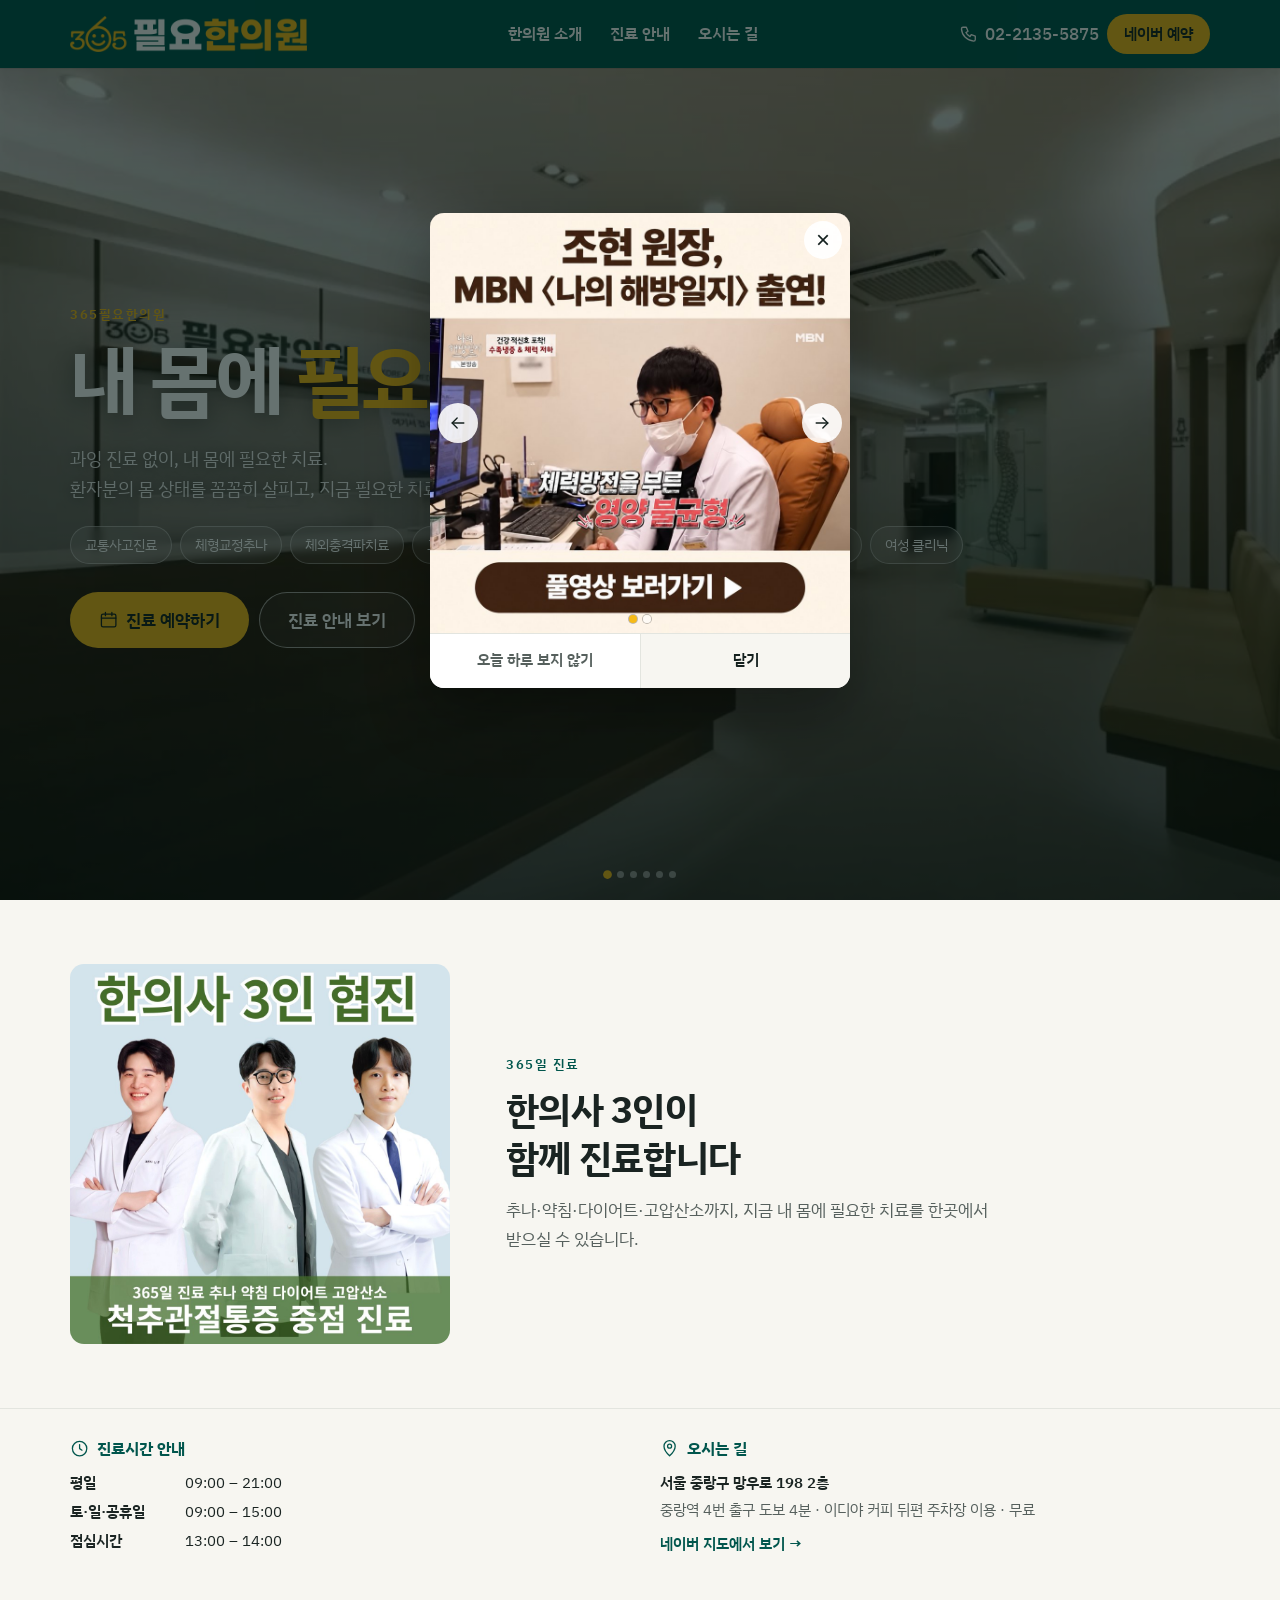
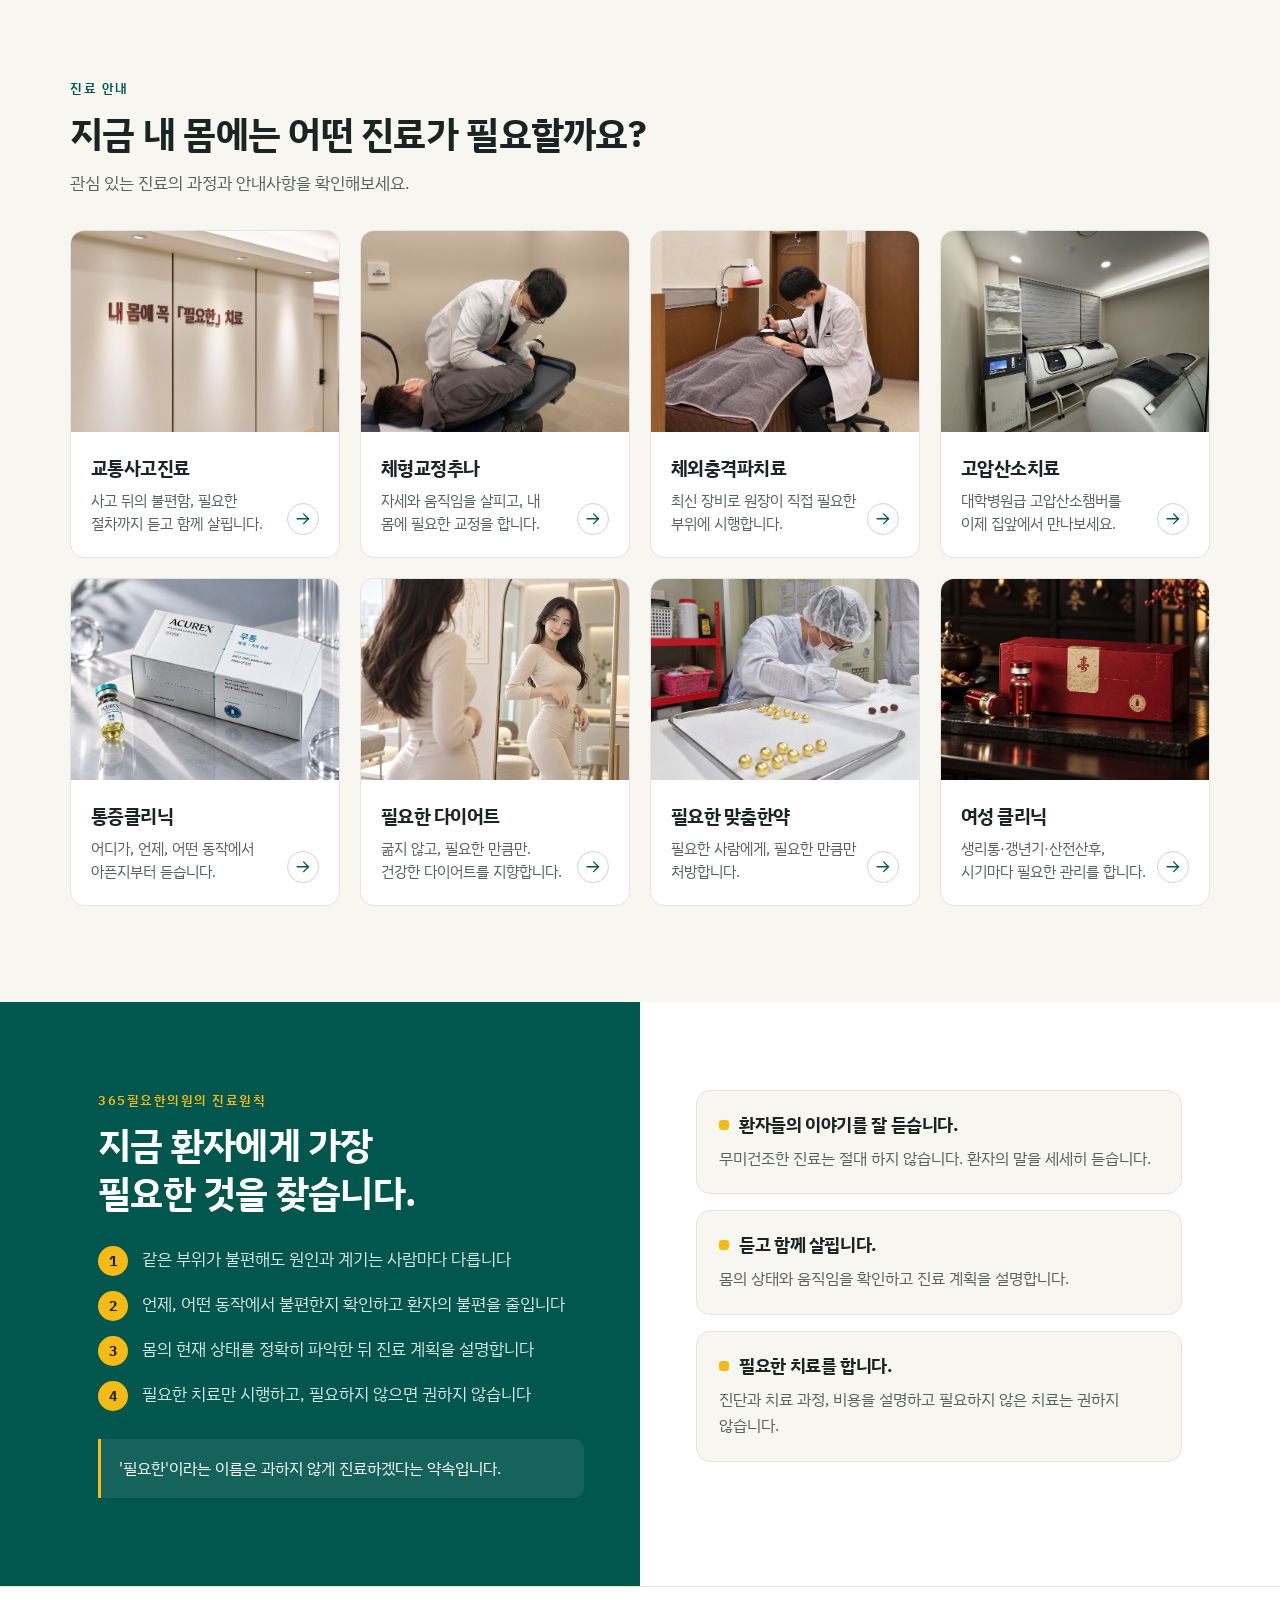
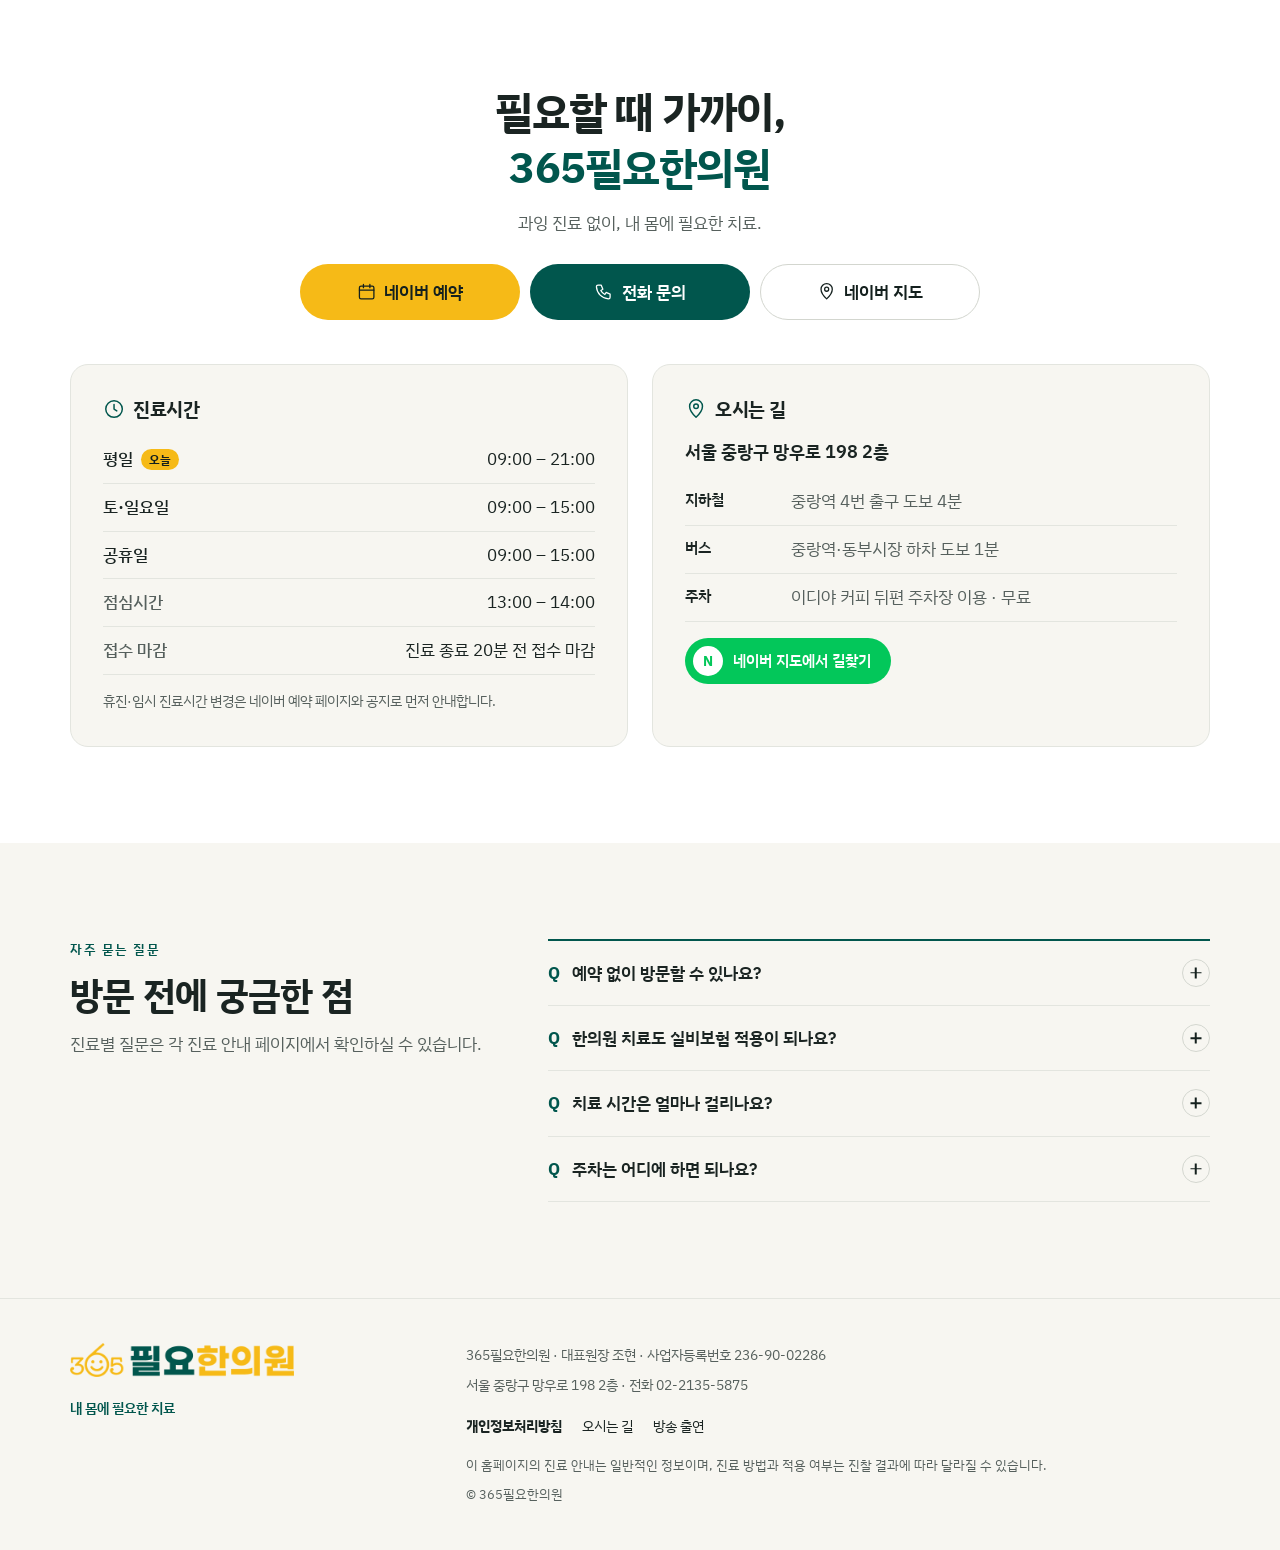
<file: index.html>
<!doctype html>
<html lang="ko">
<head>
<meta charset="utf-8">
<meta name="viewport" content="width=device-width, initial-scale=1, viewport-fit=cover">
<title>365필요한의원 | 내 몸에 필요한 치료</title>
<meta name="description" content="365필요한의원 — 내 몸에 필요한 치료. 교통사고진료, 체형교정추나, 체외충격파치료, 고압산소치료, 통증클리닉, 다이어트, 맞춤 한약, 여성 클리닉. 불편한 곳을 듣고, 몸의 상태를 살피며, 필요한 치료만 함께 정합니다.">
<link rel="canonical" href="https://365needhani.com/">
<meta property="og:type" content="website">
<meta property="og:site_name" content="365필요한의원">
<meta property="og:title" content="365필요한의원 | 내 몸에 필요한 치료">
<meta property="og:description" content="365필요한의원 — 내 몸에 필요한 치료. 교통사고진료, 체형교정추나, 체외충격파치료, 고압산소치료, 통증클리닉, 다이어트, 맞춤 한약, 여성 클리닉. 불편한 곳을 듣고, 몸의 상태를 살피며, 필요한 치료만 함께 정합니다.">
<meta property="og:url" content="https://365needhani.com/">
<meta property="og:image" content="https://365needhani.com/assets/img/og-image.jpg">
<meta property="og:locale" content="ko_KR">
<meta name="theme-color" content="#01564D">
<link rel="preload" href="assets/img/reception.jpg" as="image">
<link rel="preload" href="assets/img/reception.mp4" as="video" type="video/mp4">
<link rel="preload" href="assets/img/hbot.jpg" as="image">
<link rel="icon" href="assets/img/favicon.png" type="image/png">
<link rel="apple-touch-icon" href="assets/img/apple-touch-icon.png">
<link rel="preconnect" href="https://fonts.googleapis.com">
<link rel="preconnect" href="https://fonts.gstatic.com" crossorigin>
<link rel="stylesheet" href="https://fonts.googleapis.com/css2?family=IBM+Plex+Sans+KR:wght@400;500;600;700&display=swap">
<link rel="stylesheet" href="assets/css/style.css">
<script type="application/ld+json">{"@context":"https://schema.org","@type":"MedicalClinic","name":"365필요한의원","slogan":"내 몸에 필요한 치료","url":"https://365needhani.com","telephone":"02-2135-5875","logo":"https://365needhani.com/assets/img/logo.png","address":{"@type":"PostalAddress","streetAddress":"서울 중랑구 망우로 198 2층","addressCountry":"KR"},"medicalSpecialty":"Korean medicine","availableService":[{"@type":"MedicalTherapy","name":"교통사고진료"},{"@type":"MedicalTherapy","name":"체형교정추나"},{"@type":"MedicalTherapy","name":"체외충격파치료"},{"@type":"MedicalTherapy","name":"고압산소치료"},{"@type":"MedicalTherapy","name":"통증클리닉"},{"@type":"MedicalTherapy","name":"필요한 다이어트"},{"@type":"MedicalTherapy","name":"필요한 맞춤한약"},{"@type":"MedicalTherapy","name":"여성 클리닉"}]}</script>
</head>
<body>
<a class="skip" href="#main">본문 바로가기</a>

<header class="site-header">
  <div class="wrap header-inner">
    <a class="logo" href="index.html"><img src="assets/img/logo.png" alt="365필요한의원" width="1108" height="168"></a>
    <div class="header-side">
      <a class="header-phone" href="tel:02-2135-5875" data-track="call-header"><svg viewBox="0 0 24 24" fill="none" stroke="currentColor" stroke-width="1.6" stroke-linecap="round" stroke-linejoin="round" aria-hidden="true"><path d="M5 4h4l2 5-2.5 1.5a11 11 0 0 0 5 5L15 13l5 2v4a2 2 0 0 1-2 2A16 16 0 0 1 3 6a2 2 0 0 1 2-2z"/></svg><span>02-2135-5875</span></a>
      <a class="btn btn-yellow btn-sm nav-cta" href="https://naver.me/GXFbSCK0" target="_blank" rel="noopener" data-track="reserve-header">네이버 예약</a>
      <button class="nav-toggle" type="button" aria-expanded="false" aria-controls="site-nav"><span class="sr-only">메뉴 열기</span><span class="bars" aria-hidden="true"></span></button>
    </div>
    <nav id="site-nav" class="site-nav" aria-label="주 메뉴">
      <ul class="nav-list">
        
        <li><a href="about.html">한의원 소개</a></li>
        <li class="has-sub">
          <a href="index.html#treatments">진료 안내</a>
          <ul class="sub">
            <li><a href="treatment-traffic-accident.html">교통사고진료</a></li><li><a href="treatment-chuna.html">체형교정추나</a></li><li><a href="treatment-eswt.html">체외충격파치료</a></li><li><a href="treatment-hbot.html">고압산소치료</a></li><li><a href="treatment-pain.html">통증클리닉</a></li><li><a href="treatment-diet.html">필요한 다이어트</a></li><li><a href="treatment-herbal.html">필요한 맞춤한약</a></li><li><a href="treatment-women.html">여성 클리닉</a></li>
          </ul>
        </li>
        <li><a href="location.html">오시는 길</a></li>
      </ul>
      <div class="nav-mobile-actions">
        <a class="btn btn-yellow" href="https://naver.me/GXFbSCK0" target="_blank" rel="noopener" data-track="reserve-menu">네이버 예약</a>
        <a class="btn btn-line" href="tel:02-2135-5875" data-track="call-menu">02-2135-5875</a>
      </div>
    </nav>
  </div>
</header>
<main id="main">

<section class="hero hero-full">
  <div class="hero-bg" data-interval="2000" aria-hidden="true" style="background-image:url([data-uri])">
    <video src="assets/img/reception.mp4" poster="assets/img/reception.jpg" muted playsinline preload="auto" class="is-on" autoplay></video><img src="assets/img/hbot.jpg" alt="" data-desc="assets/img/hbot.jpg"><img src="assets/img/treatment-room.jpg" alt="" data-desc="assets/img/treatment-room.jpg" loading="lazy"><img src="assets/img/clinic-room.jpg" alt="" data-desc="assets/img/clinic-room.jpg" loading="lazy"><img src="assets/img/hydro.jpg" alt="" data-desc="assets/img/hydro.jpg" loading="lazy"><img src="assets/img/massage-chair.jpg" alt="" data-desc="assets/img/massage-chair.jpg" loading="lazy">
    <ol class="slide-dots"><li class="is-on"></li><li></li><li></li><li></li><li></li><li></li></ol>
  </div>
  <div class="wrap hero-full-inner">
    <p class="eyebrow eyebrow-light">365필요한의원</p>
    <h1 class="hero-title">내 몸에 <em>필요한</em> 치료</h1>
    <p class="hero-sub">과잉 진료 없이, 내 몸에 필요한 치료.<br class="br-pc"> 환자분의 몸 상태를 꼼꼼히 살피고, 지금 필요한 치료를 하겠습니다.</p>
    <ul class="hero-tags" aria-label="주요 진료"><li><a href="treatment-traffic-accident.html">교통사고진료</a></li><li><a href="treatment-chuna.html">체형교정추나</a></li><li><a href="treatment-eswt.html">체외충격파치료</a></li><li><a href="treatment-hbot.html">고압산소치료</a></li><li><a href="treatment-pain.html">통증클리닉</a></li><li><a href="treatment-diet.html">필요한 다이어트</a></li><li><a href="treatment-herbal.html">필요한 맞춤한약</a></li><li><a href="treatment-women.html">여성 클리닉</a></li></ul>
    <div class="hero-actions">
      <a class="btn btn-yellow btn-lg" href="https://naver.me/GXFbSCK0" target="_blank" rel="noopener" data-track="reserve-hero"><svg viewBox="0 0 24 24" fill="none" stroke="currentColor" stroke-width="1.6" stroke-linecap="round" stroke-linejoin="round" aria-hidden="true"><rect x="3" y="5" width="18" height="16" rx="2"/><path d="M3 10h18M8 3v4M16 3v4"/></svg>진료 예약하기</a>
      <a class="btn btn-line-light btn-lg" href="#treatments">진료 안내 보기</a>
    </div>
  </div>
</section>
<section class="team-band" aria-label="한의사 협진">
  <div class="wrap team-grid">
    <img class="photo team-photo" src="assets/img/hero.jpg" alt="" data-desc="assets/img/hero.jpg" loading="lazy" style="aspect-ratio:1 / 1">
    <div class="team-copy">
      <p class="eyebrow">365일 진료</p>
      <h2>한의사 3인이<br>함께 진료합니다</h2>
      <p>추나·약침·다이어트·고압산소까지, 지금 내 몸에 필요한 치료를 한곳에서 받으실 수 있습니다.</p>
    </div>
  </div>
  <div class="info-strip">
    <div class="wrap info-grid">
      <div class="info-col">
        <p class="info-h"><svg viewBox="0 0 24 24" fill="none" stroke="currentColor" stroke-width="1.6" stroke-linecap="round" stroke-linejoin="round" aria-hidden="true"><circle cx="12" cy="12" r="9"/><path d="M12 7v5l3 2"/></svg>진료시간 안내</p>
        <dl class="info-dl">
          <div><dt>평일</dt><dd>09:00 – 21:00</dd></div>
          <div><dt>토·일·공휴일</dt><dd>09:00 – 15:00</dd></div>
          <div><dt>점심시간</dt><dd>13:00 – 14:00</dd></div>
        </dl>
      </div>
      <div class="info-col">
        <p class="info-h"><svg viewBox="0 0 24 24" fill="none" stroke="currentColor" stroke-width="1.6" stroke-linecap="round" stroke-linejoin="round" aria-hidden="true"><path d="M12 21s7-6.5 7-12a7 7 0 0 0-14 0c0 5.5 7 12 7 12z"/><circle cx="12" cy="9" r="2.5"/></svg>오시는 길</p>
        <p class="info-addr">서울 중랑구 망우로 198 2층</p>
        <p class="info-sub">중랑역 4번 출구 도보 4분 · 이디야 커피 뒤편 주차장 이용 · 무료</p>
        <a class="info-link" href="https://naver.me/FLyvfNd8" target="_blank" rel="noopener" data-track="map-strip">네이버 지도에서 보기</a>
      </div>
    </div>
  </div>
</section>

<section class="sec" id="treatments" aria-labelledby="treatments-title">
  <div class="wrap">
    
<div class="sec-head">
  <p class="eyebrow">진료 안내</p>
  <h2 id="treatments-title">지금 내 몸에는<br class="br-m"> 어떤 진료가 필요할까요?</h2>
  <p class="sec-desc">관심 있는 진료의 과정과 안내사항을 확인해보세요.</p>
</div>
    
<ul class="t-cards">
  
  <li class="t-card">
    <a href="treatment-traffic-accident.html">
      <img class="photo " src="assets/img/traffic.jpg" alt="" data-desc="assets/img/traffic.jpg" loading="lazy" style="aspect-ratio:4 / 3">
      <span class="t-card-body">
        <span class="t-card-name">교통사고진료</span>
        <span class="t-card-copy">사고 뒤의 불편함, 필요한 절차까지 듣고 함께 살핍니다.</span>
        <span class="t-card-arrow" aria-hidden="true"><svg viewBox="0 0 24 24" fill="none" stroke="currentColor" stroke-width="1.6" stroke-linecap="round" stroke-linejoin="round" aria-hidden="true"><path d="M5 12h14"/><path d="M13 6l6 6-6 6"/></svg></span>
      </span>
    </a>
  </li>
  <li class="t-card">
    <a href="treatment-chuna.html">
      <img class="photo " src="assets/img/chuna.jpg" alt="" data-desc="assets/img/chuna.jpg" loading="lazy" style="aspect-ratio:4 / 3">
      <span class="t-card-body">
        <span class="t-card-name">체형교정추나</span>
        <span class="t-card-copy">자세와 움직임을 살피고, 내 몸에 필요한 교정을 합니다.</span>
        <span class="t-card-arrow" aria-hidden="true"><svg viewBox="0 0 24 24" fill="none" stroke="currentColor" stroke-width="1.6" stroke-linecap="round" stroke-linejoin="round" aria-hidden="true"><path d="M5 12h14"/><path d="M13 6l6 6-6 6"/></svg></span>
      </span>
    </a>
  </li>
  <li class="t-card">
    <a href="treatment-eswt.html">
      <img class="photo " src="assets/img/eswt.jpg" alt="" data-desc="assets/img/eswt.jpg" loading="lazy" style="aspect-ratio:4 / 3">
      <span class="t-card-body">
        <span class="t-card-name">체외충격파치료</span>
        <span class="t-card-copy">최신 장비로 원장이 직접 필요한 부위에 시행합니다.</span>
        <span class="t-card-arrow" aria-hidden="true"><svg viewBox="0 0 24 24" fill="none" stroke="currentColor" stroke-width="1.6" stroke-linecap="round" stroke-linejoin="round" aria-hidden="true"><path d="M5 12h14"/><path d="M13 6l6 6-6 6"/></svg></span>
      </span>
    </a>
  </li>
  <li class="t-card">
    <a href="treatment-hbot.html">
      <img class="photo " src="assets/img/hbot-card.jpg" alt="" data-desc="assets/img/hbot-card.jpg" loading="lazy" style="aspect-ratio:4 / 3">
      <span class="t-card-body">
        <span class="t-card-name">고압산소치료</span>
        <span class="t-card-copy">대학병원급 고압산소챔버를 이제 집앞에서 만나보세요.</span>
        <span class="t-card-arrow" aria-hidden="true"><svg viewBox="0 0 24 24" fill="none" stroke="currentColor" stroke-width="1.6" stroke-linecap="round" stroke-linejoin="round" aria-hidden="true"><path d="M5 12h14"/><path d="M13 6l6 6-6 6"/></svg></span>
      </span>
    </a>
  </li>
  <li class="t-card">
    <a href="treatment-pain.html">
      <img class="photo " src="assets/img/pain.jpg" alt="" data-desc="assets/img/pain.jpg" loading="lazy" style="aspect-ratio:4 / 3">
      <span class="t-card-body">
        <span class="t-card-name">통증클리닉</span>
        <span class="t-card-copy">어디가, 언제, 어떤 동작에서 아픈지부터 듣습니다.</span>
        <span class="t-card-arrow" aria-hidden="true"><svg viewBox="0 0 24 24" fill="none" stroke="currentColor" stroke-width="1.6" stroke-linecap="round" stroke-linejoin="round" aria-hidden="true"><path d="M5 12h14"/><path d="M13 6l6 6-6 6"/></svg></span>
      </span>
    </a>
  </li>
  <li class="t-card">
    <a href="treatment-diet.html">
      <img class="photo " src="assets/img/diet.jpg" alt="" data-desc="assets/img/diet.jpg" loading="lazy" style="aspect-ratio:4 / 3">
      <span class="t-card-body">
        <span class="t-card-name">필요한 다이어트</span>
        <span class="t-card-copy">굶지 않고, 필요한 만큼만. 건강한 다이어트를 지향합니다.</span>
        <span class="t-card-arrow" aria-hidden="true"><svg viewBox="0 0 24 24" fill="none" stroke="currentColor" stroke-width="1.6" stroke-linecap="round" stroke-linejoin="round" aria-hidden="true"><path d="M5 12h14"/><path d="M13 6l6 6-6 6"/></svg></span>
      </span>
    </a>
  </li>
  <li class="t-card">
    <a href="treatment-herbal.html">
      <img class="photo " src="assets/img/herbal.jpg" alt="" data-desc="assets/img/herbal.jpg" loading="lazy" style="aspect-ratio:4 / 3">
      <span class="t-card-body">
        <span class="t-card-name">필요한 맞춤한약</span>
        <span class="t-card-copy">필요한 사람에게, 필요한 만큼만 처방합니다.</span>
        <span class="t-card-arrow" aria-hidden="true"><svg viewBox="0 0 24 24" fill="none" stroke="currentColor" stroke-width="1.6" stroke-linecap="round" stroke-linejoin="round" aria-hidden="true"><path d="M5 12h14"/><path d="M13 6l6 6-6 6"/></svg></span>
      </span>
    </a>
  </li>
  <li class="t-card">
    <a href="treatment-women.html">
      <img class="photo " src="assets/img/women.jpg" alt="" data-desc="assets/img/women.jpg" loading="lazy" style="aspect-ratio:4 / 3">
      <span class="t-card-body">
        <span class="t-card-name">여성 클리닉</span>
        <span class="t-card-copy">생리통·갱년기·산전산후, 시기마다 필요한 관리를 합니다.</span>
        <span class="t-card-arrow" aria-hidden="true"><svg viewBox="0 0 24 24" fill="none" stroke="currentColor" stroke-width="1.6" stroke-linecap="round" stroke-linejoin="round" aria-hidden="true"><path d="M5 12h14"/><path d="M13 6l6 6-6 6"/></svg></span>
      </span>
    </a>
  </li>
</ul>
  </div>
</section>


<section class="split-block" aria-label="지금 환자에게 가장 필요한 것을 찾습니다.">
  <div class="split-green">
    <div class="split-inner">
      <p class="eyebrow eyebrow-light">365필요한의원의 진료원칙</p>
      <h2 class="split-title">지금 환자에게 가장<br class="br-m"> 필요한 것을 찾습니다.</h2>
      <ol class="num-list"><li>같은 부위가 불편해도 원인과 계기는 사람마다 다릅니다</li><li>언제, 어떤 동작에서 불편한지 확인하고 환자의 불편을 줄입니다</li><li>몸의 현재 상태를 정확히 파악한 뒤 진료 계획을 설명합니다</li><li>필요한 치료만 시행하고, 필요하지 않으면 권하지 않습니다</li></ol>
      <p class="split-caption">'필요한'이라는 이름은 과하지 않게 진료하겠다는 약속입니다.</p>
    </div>
  </div>
  <div class="split-white">
    <div class="split-inner">
      <div class="split-card"><h3>환자들의 이야기를 잘 듣습니다.</h3><p>무미건조한 진료는 절대 하지 않습니다. 환자의 말을 세세히 듣습니다.</p></div><div class="split-card"><h3>듣고 함께 살핍니다.</h3><p>몸의 상태와 움직임을 확인하고 진료 계획을 설명합니다.</p></div><div class="split-card"><h3>필요한 치료를 합니다.</h3><p>진단과 치료 과정, 비용을 설명하고 필요하지 않은 치료는 권하지 않습니다.</p></div>
    </div>
  </div>
</section>


<section class="visit" aria-labelledby="visit-title">
  <div class="wrap">
    <div class="visit-cta">
      <h2 id="visit-title" class="visit-title">필요할 때 가까이,<br><span class="accent">365필요한의원</span></h2>
      <p class="visit-sub">과잉 진료 없이, 내 몸에 필요한 치료.</p>
      <div class="visit-actions">
        <a class="btn btn-yellow btn-lg" href="https://naver.me/GXFbSCK0" target="_blank" rel="noopener" data-track="reserve-visit"><svg viewBox="0 0 24 24" fill="none" stroke="currentColor" stroke-width="1.6" stroke-linecap="round" stroke-linejoin="round" aria-hidden="true"><rect x="3" y="5" width="18" height="16" rx="2"/><path d="M3 10h18M8 3v4M16 3v4"/></svg>네이버 예약</a>
        <a class="btn btn-green btn-lg" href="tel:02-2135-5875" data-track="call-visit"><svg viewBox="0 0 24 24" fill="none" stroke="currentColor" stroke-width="1.6" stroke-linecap="round" stroke-linejoin="round" aria-hidden="true"><path d="M5 4h4l2 5-2.5 1.5a11 11 0 0 0 5 5L15 13l5 2v4a2 2 0 0 1-2 2A16 16 0 0 1 3 6a2 2 0 0 1 2-2z"/></svg>전화 문의</a>
        <a class="btn btn-line btn-lg" href="https://naver.me/FLyvfNd8" target="_blank" rel="noopener" data-track="map-visit"><svg viewBox="0 0 24 24" fill="none" stroke="currentColor" stroke-width="1.6" stroke-linecap="round" stroke-linejoin="round" aria-hidden="true"><path d="M12 21s7-6.5 7-12a7 7 0 0 0-14 0c0 5.5 7 12 7 12z"/><circle cx="12" cy="9" r="2.5"/></svg>네이버 지도</a>
      </div>
    </div>
    <div class="visit-grid">
      <div class="visit-card">
        <h3 class="visit-h"><svg viewBox="0 0 24 24" fill="none" stroke="currentColor" stroke-width="1.6" stroke-linecap="round" stroke-linejoin="round" aria-hidden="true"><circle cx="12" cy="12" r="9"/><path d="M12 7v5l3 2"/></svg>진료시간</h3>
        
<dl class="hours">
  <div class="hours-row" data-day="평일"><dt>평일</dt><dd>09:00 – 21:00</dd></div><div class="hours-row" data-day="토·일요일"><dt>토·일요일</dt><dd>09:00 – 15:00</dd></div><div class="hours-row" data-day="공휴일"><dt>공휴일</dt><dd>09:00 – 15:00</dd></div>
  <div class="hours-row hours-sub"><dt>점심시간</dt><dd>13:00 – 14:00</dd></div>
  <div class="hours-row hours-sub"><dt>접수 마감</dt><dd>진료 종료 20분 전 접수 마감</dd></div>
</dl>
        <p class="visit-note">휴진·임시 진료시간 변경은 네이버 예약 페이지와 공지로 먼저 안내합니다.</p>
      </div>
      <div class="visit-card">
        <h3 class="visit-h"><svg viewBox="0 0 24 24" fill="none" stroke="currentColor" stroke-width="1.6" stroke-linecap="round" stroke-linejoin="round" aria-hidden="true"><path d="M12 21s7-6.5 7-12a7 7 0 0 0-14 0c0 5.5 7 12 7 12z"/><circle cx="12" cy="9" r="2.5"/></svg>오시는 길</h3>
        <p class="visit-addr">서울 중랑구 망우로 198 2층</p>
        <dl class="spec spec-sm">
          <div><dt>지하철</dt><dd>중랑역 4번 출구 도보 4분</dd></div><div><dt>버스</dt><dd>중랑역·동부시장 하차 도보 1분</dd></div>
          <div><dt>주차</dt><dd>이디야 커피 뒤편 주차장 이용 · 무료</dd></div>
        </dl>
        <div class="map-btns">
          <a class="map-btn map-naver" href="https://naver.me/FLyvfNd8" target="_blank" rel="noopener" data-track="map-naver"><b>N</b>네이버 지도에서 길찾기</a>
        </div>
      </div>
    </div>
  </div>
</section>

<section class="sec" aria-labelledby="faq-title">
  <div class="wrap faq-grid">
    
<div class="sec-head">
  <p class="eyebrow">자주 묻는 질문</p>
  <h2 id="faq-title">방문 전에 궁금한 점</h2>
  <p class="sec-desc">진료별 질문은 각 진료 안내 페이지에서 확인하실 수 있습니다.</p>
</div>
    
<div class="faq-list">
  
  <details class="faq">
    <summary><span class="faq-q">예약 없이 방문할 수 있나요?</span><span class="faq-icon" aria-hidden="true"></span></summary>
    <div class="faq-a"><p>예약 없이도 진료받으실 수 있습니다. 다만 예약하시면 대기 시간을 줄일 수 있습니다.</p></div>
  </details>
  <details class="faq">
    <summary><span class="faq-q">한의원 치료도 실비보험 적용이 되나요?</span><span class="faq-icon" aria-hidden="true"></span></summary>
    <div class="faq-a"><p>대부분의 환자분들이 실비보험 적용을 받고 계십니다. 내 보험이 적용되는지 모르는 경우, 저희가 직접 확인해드립니다.</p></div>
  </details>
  <details class="faq">
    <summary><span class="faq-q">치료 시간은 얼마나 걸리나요?</span><span class="faq-icon" aria-hidden="true"></span></summary>
    <div class="faq-a"><p>치료의 종류에 따라 다르지만, 보통 약 40분~1시간 정도가 소요됩니다. 빠른 진료를 원하실 경우 데스크에 말씀해주세요.</p></div>
  </details>
  <details class="faq">
    <summary><span class="faq-q">주차는 어디에 하면 되나요?</span><span class="faq-icon" aria-hidden="true"></span></summary>
    <div class="faq-a"><p>이디야 커피 뒤편 주차장 이용 · 무료</p><p><a class="text-link" href="location.html">오시는 길 보기</a></p></div>
  </details>
</div>
  </div>
</section>



</main>

<footer class="site-footer">
  <div class="wrap footer-inner">
    <div class="footer-brand">
      <a class="logo" href="index.html"><img src="assets/img/logo-light-bg.png" alt="365필요한의원" width="1108" height="168"></a>
      <p class="footer-slogan">내 몸에 필요한 치료</p>
    </div>
    <div class="footer-info">
      <p>365필요한의원 · 대표원장 조현 · 사업자등록번호 236-90-02286</p>
      <p>서울 중랑구 망우로 198 2층 · 전화 02-2135-5875</p>
      <p class="footer-links"><a href="index.html"><b>개인정보처리방침</b></a><a href="location.html">오시는 길</a><a href="media.html">방송 출연</a></p>
      <p class="footer-legal">이 홈페이지의 진료 안내는 일반적인 정보이며, 진료 방법과 적용 여부는 진찰 결과에 따라 달라질 수 있습니다.</p>
      <p class="footer-copy">© 365필요한의원</p>
    </div>
  </div>
</footer>

<nav class="mobile-bar" aria-label="빠른 연결">
  <a href="tel:02-2135-5875" data-track="call-mobile"><svg viewBox="0 0 24 24" fill="none" stroke="currentColor" stroke-width="1.6" stroke-linecap="round" stroke-linejoin="round" aria-hidden="true"><path d="M5 4h4l2 5-2.5 1.5a11 11 0 0 0 5 5L15 13l5 2v4a2 2 0 0 1-2 2A16 16 0 0 1 3 6a2 2 0 0 1 2-2z"/></svg>전화 문의</a>
  <a class="is-main" href="https://naver.me/GXFbSCK0" target="_blank" rel="noopener" data-track="reserve-mobile"><svg viewBox="0 0 24 24" fill="none" stroke="currentColor" stroke-width="1.6" stroke-linecap="round" stroke-linejoin="round" aria-hidden="true"><rect x="3" y="5" width="18" height="16" rx="2"/><path d="M3 10h18M8 3v4M16 3v4"/></svg>예약하기</a>
  <a href="https://naver.me/FLyvfNd8" target="_blank" rel="noopener" data-track="map-mobile"><svg viewBox="0 0 24 24" fill="none" stroke="currentColor" stroke-width="1.6" stroke-linecap="round" stroke-linejoin="round" aria-hidden="true"><path d="M12 21s7-6.5 7-12a7 7 0 0 0-14 0c0 5.5 7 12 7 12z"/><circle cx="12" cy="9" r="2.5"/></svg>오시는 길</a>
</nav>

<div class="popup" id="promo-popup" role="dialog" aria-modal="true" aria-label="안내" hidden>
  <div class="popup-box has-slides">
    <button type="button" class="popup-x" data-popup="close" aria-label="닫기">×</button>
    <div class="popup-slides" data-interval="4500">
      <a class="popup-img is-on" href="media.html"><img src="assets/img/popup-mbn.jpg" alt="조현 원장, MBN 나의 해방일지 출연 — 풀영상 보러가기"></a>
      <a class="popup-img" href="treatment-hbot.html"><img src="assets/img/popup-hbot-v2.jpg" alt="서울 한의원 최초 3기압 고압산소치료기 도입 — 자세히 보기" loading="lazy"></a>
      <button type="button" class="popup-arrow is-prev" data-popup="prev" aria-label="이전"><svg viewBox="0 0 24 24" fill="none" stroke="currentColor" stroke-width="1.6" stroke-linecap="round" stroke-linejoin="round" aria-hidden="true"><path d="M5 12h14"/><path d="M13 6l6 6-6 6"/></svg></button>
      <button type="button" class="popup-arrow is-next" data-popup="next" aria-label="다음"><svg viewBox="0 0 24 24" fill="none" stroke="currentColor" stroke-width="1.6" stroke-linecap="round" stroke-linejoin="round" aria-hidden="true"><path d="M5 12h14"/><path d="M13 6l6 6-6 6"/></svg></button>
      <ol class="popup-dots" aria-hidden="true"><li class="is-on"></li><li></li></ol>
    </div>
    <div class="popup-bar">
      <button type="button" data-popup="today">오늘 하루 보지 않기</button>
      <button type="button" class="is-main" data-popup="close">닫기</button>
    </div>
  </div>
</div>
<script src="assets/js/main.js" defer></script>
</body>
</html>
</file>
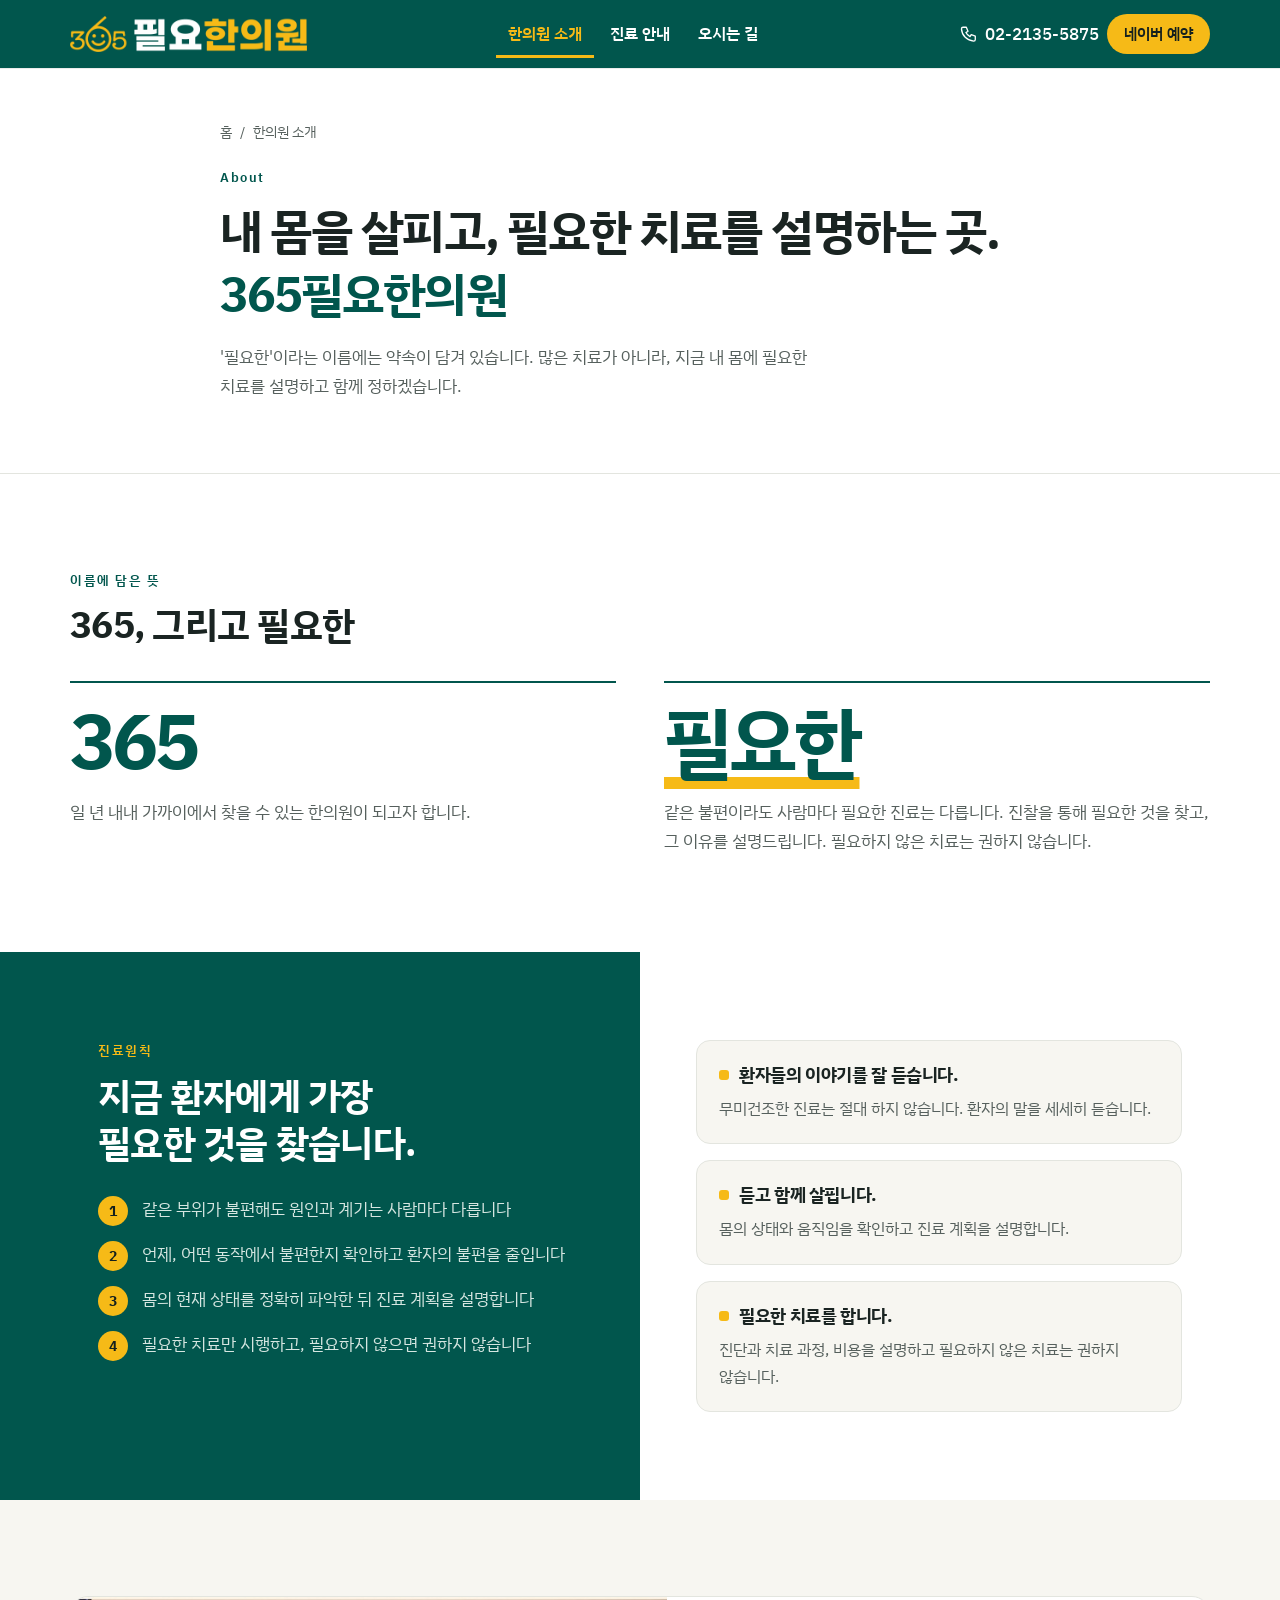
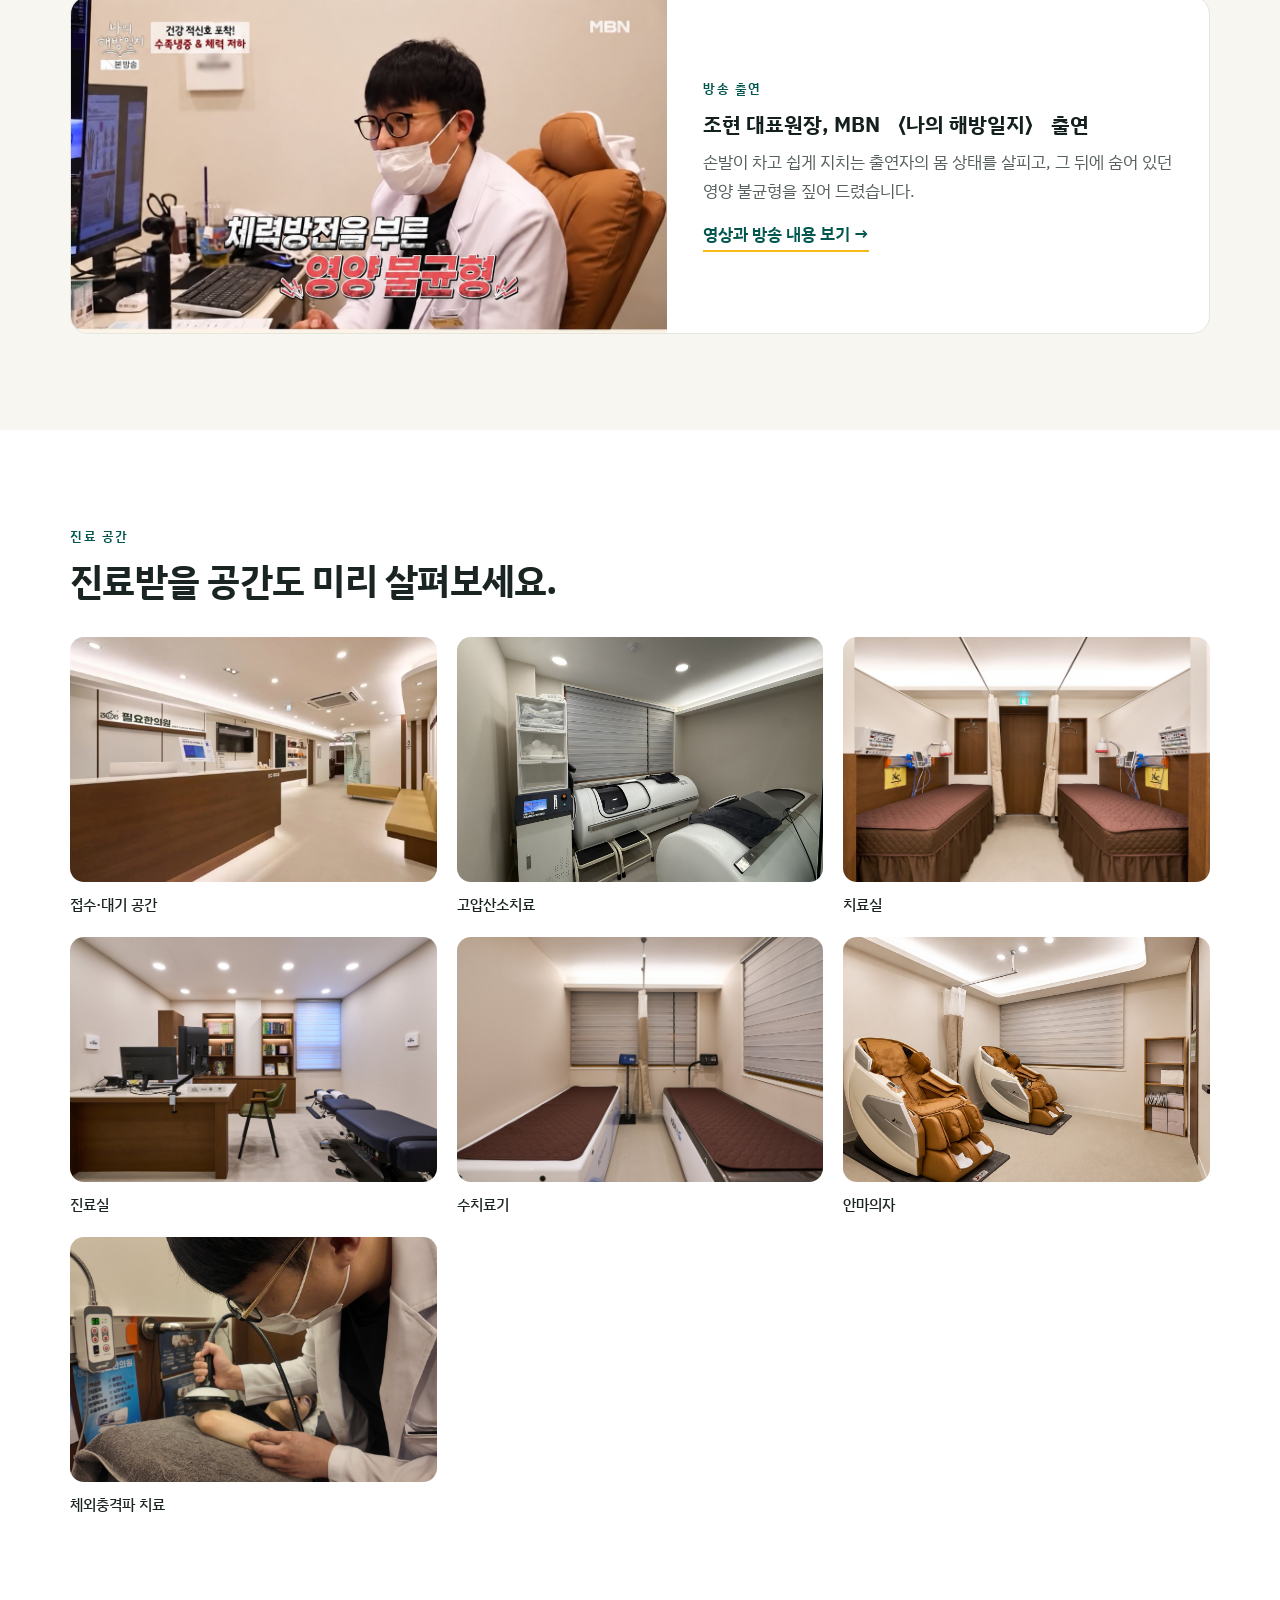
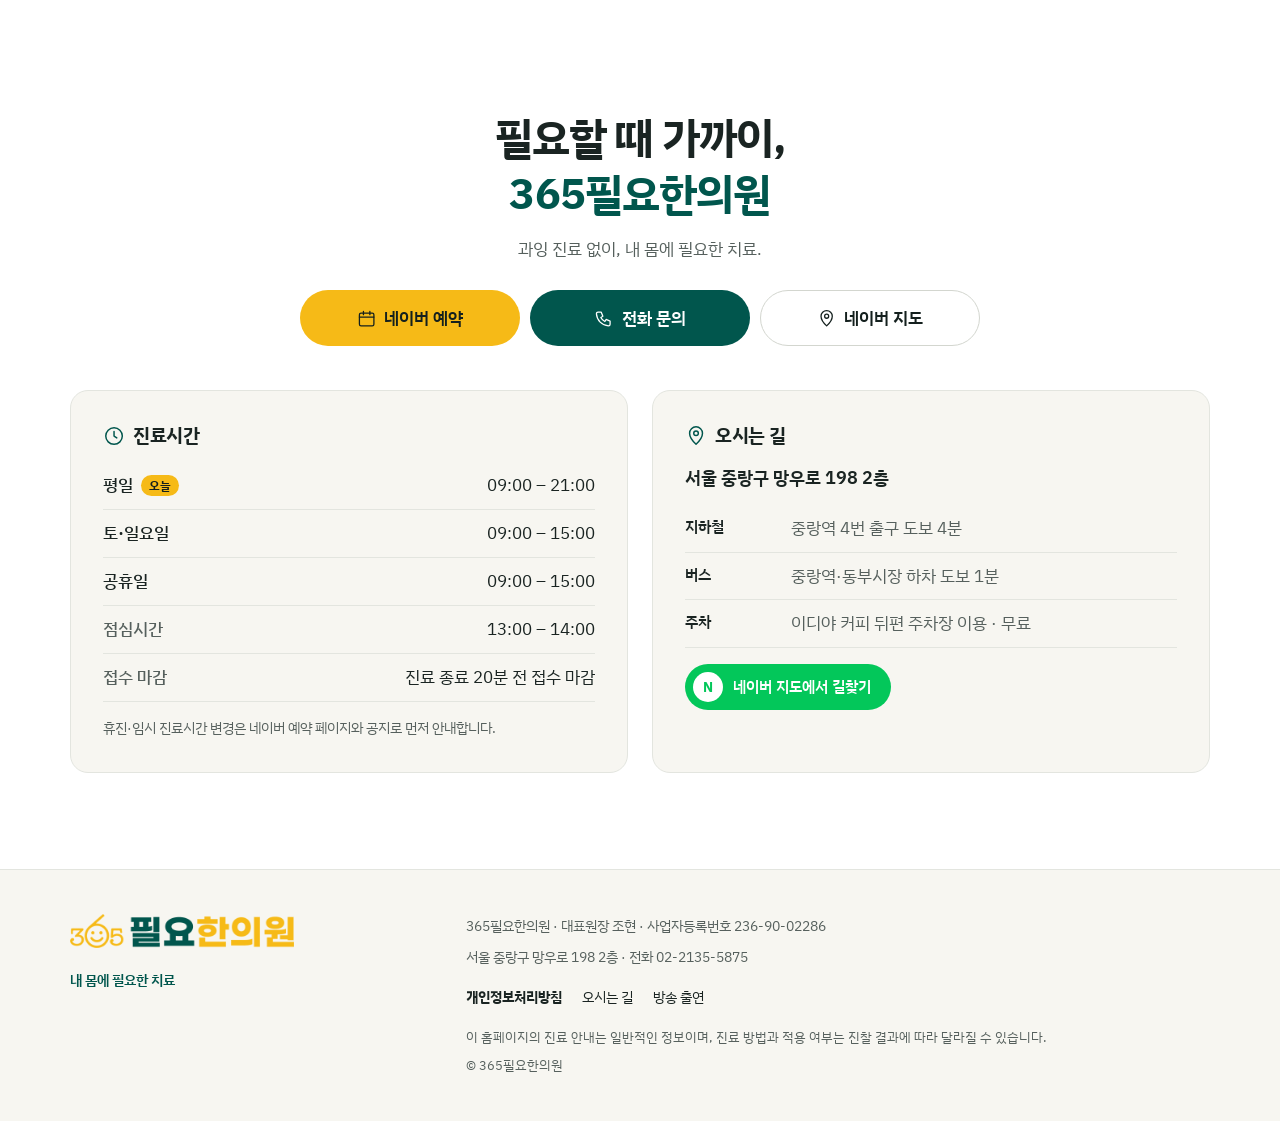
<file: about.html>
<!doctype html>
<html lang="ko">
<head>
<meta charset="utf-8">
<meta name="viewport" content="width=device-width, initial-scale=1, viewport-fit=cover">
<title>한의원 소개 | 365필요한의원</title>
<meta name="description" content="365필요한의원 소개. 잘 듣고, 함께 살피고, 필요한 만큼만 하는 진료원칙과 의료진을 소개합니다.">
<link rel="canonical" href="https://365needhani.com/about.html">
<meta property="og:type" content="website">
<meta property="og:site_name" content="365필요한의원">
<meta property="og:title" content="한의원 소개 | 365필요한의원">
<meta property="og:description" content="365필요한의원 소개. 잘 듣고, 함께 살피고, 필요한 만큼만 하는 진료원칙과 의료진을 소개합니다.">
<meta property="og:url" content="https://365needhani.com/about.html">
<meta property="og:image" content="https://365needhani.com/assets/img/og-image.jpg">
<meta property="og:locale" content="ko_KR">
<meta name="theme-color" content="#01564D">

<link rel="icon" href="assets/img/favicon.png" type="image/png">
<link rel="apple-touch-icon" href="assets/img/apple-touch-icon.png">
<link rel="preconnect" href="https://fonts.googleapis.com">
<link rel="preconnect" href="https://fonts.gstatic.com" crossorigin>
<link rel="stylesheet" href="https://fonts.googleapis.com/css2?family=IBM+Plex+Sans+KR:wght@400;500;600;700&display=swap">
<link rel="stylesheet" href="assets/css/style.css">
<script type="application/ld+json">{"@context":"https://schema.org","@type":"MedicalClinic","name":"365필요한의원","slogan":"내 몸에 필요한 치료","url":"https://365needhani.com","telephone":"02-2135-5875","logo":"https://365needhani.com/assets/img/logo.png","address":{"@type":"PostalAddress","streetAddress":"서울 중랑구 망우로 198 2층","addressCountry":"KR"},"medicalSpecialty":"Korean medicine","availableService":[{"@type":"MedicalTherapy","name":"교통사고진료"},{"@type":"MedicalTherapy","name":"체형교정추나"},{"@type":"MedicalTherapy","name":"체외충격파치료"},{"@type":"MedicalTherapy","name":"고압산소치료"},{"@type":"MedicalTherapy","name":"통증클리닉"},{"@type":"MedicalTherapy","name":"필요한 다이어트"},{"@type":"MedicalTherapy","name":"필요한 맞춤한약"},{"@type":"MedicalTherapy","name":"여성 클리닉"}]}</script>
</head>
<body>
<a class="skip" href="#main">본문 바로가기</a>

<header class="site-header">
  <div class="wrap header-inner">
    <a class="logo" href="index.html"><img src="assets/img/logo.png" alt="365필요한의원" width="1108" height="168"></a>
    <div class="header-side">
      <a class="header-phone" href="tel:02-2135-5875" data-track="call-header"><svg viewBox="0 0 24 24" fill="none" stroke="currentColor" stroke-width="1.6" stroke-linecap="round" stroke-linejoin="round" aria-hidden="true"><path d="M5 4h4l2 5-2.5 1.5a11 11 0 0 0 5 5L15 13l5 2v4a2 2 0 0 1-2 2A16 16 0 0 1 3 6a2 2 0 0 1 2-2z"/></svg><span>02-2135-5875</span></a>
      <a class="btn btn-yellow btn-sm nav-cta" href="https://naver.me/GXFbSCK0" target="_blank" rel="noopener" data-track="reserve-header">네이버 예약</a>
      <button class="nav-toggle" type="button" aria-expanded="false" aria-controls="site-nav"><span class="sr-only">메뉴 열기</span><span class="bars" aria-hidden="true"></span></button>
    </div>
    <nav id="site-nav" class="site-nav" aria-label="주 메뉴">
      <ul class="nav-list">
        
        <li class="is-active"><a href="about.html" aria-current="page">한의원 소개</a></li>
        <li class="has-sub">
          <a href="index.html#treatments">진료 안내</a>
          <ul class="sub">
            <li><a href="treatment-traffic-accident.html">교통사고진료</a></li><li><a href="treatment-chuna.html">체형교정추나</a></li><li><a href="treatment-eswt.html">체외충격파치료</a></li><li><a href="treatment-hbot.html">고압산소치료</a></li><li><a href="treatment-pain.html">통증클리닉</a></li><li><a href="treatment-diet.html">필요한 다이어트</a></li><li><a href="treatment-herbal.html">필요한 맞춤한약</a></li><li><a href="treatment-women.html">여성 클리닉</a></li>
          </ul>
        </li>
        <li><a href="location.html">오시는 길</a></li>
      </ul>
      <div class="nav-mobile-actions">
        <a class="btn btn-yellow" href="https://naver.me/GXFbSCK0" target="_blank" rel="noopener" data-track="reserve-menu">네이버 예약</a>
        <a class="btn btn-line" href="tel:02-2135-5875" data-track="call-menu">02-2135-5875</a>
      </div>
    </nav>
  </div>
</header>
<main id="main">

<section class="page-hero">
  <div class="wrap narrow">
    <nav class="crumbs" aria-label="현재 위치"><a href="index.html">홈</a><span aria-hidden="true">/</span><span>한의원 소개</span></nav>
    <p class="eyebrow">About</p>
    <h1 class="page-title">내 몸을 살피고, 필요한 치료를 설명하는 곳.<br><span class="accent">365필요한의원</span></h1>
    <p class="page-lead">'필요한'이라는 이름에는 약속이 담겨 있습니다. 많은 치료가 아니라, 지금 내 몸에 필요한 치료를 설명하고 함께 정하겠습니다.</p>
  </div>
</section>

<section class="sec sec-white" aria-labelledby="name-title">
  <div class="wrap">
    
<div class="sec-head">
  <p class="eyebrow">이름에 담은 뜻</p>
  <h2 id="name-title">365, 그리고 필요한</h2>
  
</div>
    <div class="about-name-grid">
      <div><p class="big-num">365</p><p>일 년 내내 가까이에서 찾을 수 있는 한의원이 되고자 합니다.</p></div>
      <div><p class="big-word">필요한</p><p>같은 불편이라도 사람마다 필요한 진료는 다릅니다. 진찰을 통해 필요한 것을 찾고, 그 이유를 설명드립니다. 필요하지 않은 치료는 권하지 않습니다.</p></div>
    </div>
  </div>
</section>


<section class="split-block" aria-label="지금 환자에게 가장 필요한 것을 찾습니다.">
  <div class="split-green">
    <div class="split-inner">
      <p class="eyebrow eyebrow-light">진료원칙</p>
      <h2 class="split-title">지금 환자에게 가장<br class="br-m"> 필요한 것을 찾습니다.</h2>
      <ol class="num-list"><li>같은 부위가 불편해도 원인과 계기는 사람마다 다릅니다</li><li>언제, 어떤 동작에서 불편한지 확인하고 환자의 불편을 줄입니다</li><li>몸의 현재 상태를 정확히 파악한 뒤 진료 계획을 설명합니다</li><li>필요한 치료만 시행하고, 필요하지 않으면 권하지 않습니다</li></ol>
      
    </div>
  </div>
  <div class="split-white">
    <div class="split-inner">
      <div class="split-card"><h3>환자들의 이야기를 잘 듣습니다.</h3><p>무미건조한 진료는 절대 하지 않습니다. 환자의 말을 세세히 듣습니다.</p></div><div class="split-card"><h3>듣고 함께 살핍니다.</h3><p>몸의 상태와 움직임을 확인하고 진료 계획을 설명합니다.</p></div><div class="split-card"><h3>필요한 치료를 합니다.</h3><p>진단과 치료 과정, 비용을 설명하고 필요하지 않은 치료는 권하지 않습니다.</p></div>
    </div>
  </div>
</section>



<section class="sec" aria-labelledby="media-card-title">
  <div class="wrap">
    <a class="media-card" href="media.html">
      <span class="media-card-img"><img src="assets/img/media-mbn-poster.jpg" alt=""></span>
      <span class="media-card-body">
        <span class="eyebrow">방송 출연</span>
        <span class="media-card-title" id="media-card-title">조현 대표원장,
MBN 〈나의 해방일지〉 출연</span>
        <span class="media-card-copy">손발이 차고 쉽게 지치는 출연자의 몸 상태를 살피고, 그 뒤에 숨어 있던 영양 불균형을 짚어 드렸습니다.</span>
        <span class="text-link">영상과 방송 내용 보기</span>
      </span>
    </a>
  </div>
</section>
<section class="sec sec-white" aria-labelledby="s-title">
  <div class="wrap">
    
<div class="sec-head">
  <p class="eyebrow">진료 공간</p>
  <h2 id="s-title">진료받을 공간도 미리 살펴보세요.</h2>
  
</div>
    
<ul class="gallery">
  <li><figure><img class="photo " src="assets/img/reception.jpg" alt="" data-desc="assets/img/reception.jpg" loading="lazy" style="aspect-ratio:3 / 2"><figcaption>접수·대기 공간</figcaption></figure></li><li><figure><img class="photo " src="assets/img/hbot.jpg" alt="" data-desc="assets/img/hbot.jpg" loading="lazy" style="aspect-ratio:3 / 2"><figcaption>고압산소치료</figcaption></figure></li><li><figure><img class="photo " src="assets/img/treatment-room.jpg" alt="" data-desc="assets/img/treatment-room.jpg" loading="lazy" style="aspect-ratio:3 / 2"><figcaption>치료실</figcaption></figure></li><li><figure><img class="photo " src="assets/img/clinic-room.jpg" alt="" data-desc="assets/img/clinic-room.jpg" loading="lazy" style="aspect-ratio:3 / 2"><figcaption>진료실</figcaption></figure></li><li><figure><img class="photo " src="assets/img/hydro.jpg" alt="" data-desc="assets/img/hydro.jpg" loading="lazy" style="aspect-ratio:3 / 2"><figcaption>수치료기</figcaption></figure></li><li><figure><img class="photo " src="assets/img/massage-chair.jpg" alt="" data-desc="assets/img/massage-chair.jpg" loading="lazy" style="aspect-ratio:3 / 2"><figcaption>안마의자</figcaption></figure></li><li><figure><img class="photo " src="assets/img/eswt-room.jpg" alt="" data-desc="assets/img/eswt-room.jpg" loading="lazy" style="aspect-ratio:3 / 2"><figcaption>체외충격파 치료</figcaption></figure></li>
</ul>
  </div>
</section>

<section class="visit" aria-labelledby="visit-title">
  <div class="wrap">
    <div class="visit-cta">
      <h2 id="visit-title" class="visit-title">필요할 때 가까이,<br><span class="accent">365필요한의원</span></h2>
      <p class="visit-sub">과잉 진료 없이, 내 몸에 필요한 치료.</p>
      <div class="visit-actions">
        <a class="btn btn-yellow btn-lg" href="https://naver.me/GXFbSCK0" target="_blank" rel="noopener" data-track="reserve-visit"><svg viewBox="0 0 24 24" fill="none" stroke="currentColor" stroke-width="1.6" stroke-linecap="round" stroke-linejoin="round" aria-hidden="true"><rect x="3" y="5" width="18" height="16" rx="2"/><path d="M3 10h18M8 3v4M16 3v4"/></svg>네이버 예약</a>
        <a class="btn btn-green btn-lg" href="tel:02-2135-5875" data-track="call-visit"><svg viewBox="0 0 24 24" fill="none" stroke="currentColor" stroke-width="1.6" stroke-linecap="round" stroke-linejoin="round" aria-hidden="true"><path d="M5 4h4l2 5-2.5 1.5a11 11 0 0 0 5 5L15 13l5 2v4a2 2 0 0 1-2 2A16 16 0 0 1 3 6a2 2 0 0 1 2-2z"/></svg>전화 문의</a>
        <a class="btn btn-line btn-lg" href="https://naver.me/FLyvfNd8" target="_blank" rel="noopener" data-track="map-visit"><svg viewBox="0 0 24 24" fill="none" stroke="currentColor" stroke-width="1.6" stroke-linecap="round" stroke-linejoin="round" aria-hidden="true"><path d="M12 21s7-6.5 7-12a7 7 0 0 0-14 0c0 5.5 7 12 7 12z"/><circle cx="12" cy="9" r="2.5"/></svg>네이버 지도</a>
      </div>
    </div>
    <div class="visit-grid">
      <div class="visit-card">
        <h3 class="visit-h"><svg viewBox="0 0 24 24" fill="none" stroke="currentColor" stroke-width="1.6" stroke-linecap="round" stroke-linejoin="round" aria-hidden="true"><circle cx="12" cy="12" r="9"/><path d="M12 7v5l3 2"/></svg>진료시간</h3>
        
<dl class="hours">
  <div class="hours-row" data-day="평일"><dt>평일</dt><dd>09:00 – 21:00</dd></div><div class="hours-row" data-day="토·일요일"><dt>토·일요일</dt><dd>09:00 – 15:00</dd></div><div class="hours-row" data-day="공휴일"><dt>공휴일</dt><dd>09:00 – 15:00</dd></div>
  <div class="hours-row hours-sub"><dt>점심시간</dt><dd>13:00 – 14:00</dd></div>
  <div class="hours-row hours-sub"><dt>접수 마감</dt><dd>진료 종료 20분 전 접수 마감</dd></div>
</dl>
        <p class="visit-note">휴진·임시 진료시간 변경은 네이버 예약 페이지와 공지로 먼저 안내합니다.</p>
      </div>
      <div class="visit-card">
        <h3 class="visit-h"><svg viewBox="0 0 24 24" fill="none" stroke="currentColor" stroke-width="1.6" stroke-linecap="round" stroke-linejoin="round" aria-hidden="true"><path d="M12 21s7-6.5 7-12a7 7 0 0 0-14 0c0 5.5 7 12 7 12z"/><circle cx="12" cy="9" r="2.5"/></svg>오시는 길</h3>
        <p class="visit-addr">서울 중랑구 망우로 198 2층</p>
        <dl class="spec spec-sm">
          <div><dt>지하철</dt><dd>중랑역 4번 출구 도보 4분</dd></div><div><dt>버스</dt><dd>중랑역·동부시장 하차 도보 1분</dd></div>
          <div><dt>주차</dt><dd>이디야 커피 뒤편 주차장 이용 · 무료</dd></div>
        </dl>
        <div class="map-btns">
          <a class="map-btn map-naver" href="https://naver.me/FLyvfNd8" target="_blank" rel="noopener" data-track="map-naver"><b>N</b>네이버 지도에서 길찾기</a>
        </div>
      </div>
    </div>
  </div>
</section>
</main>

<footer class="site-footer">
  <div class="wrap footer-inner">
    <div class="footer-brand">
      <a class="logo" href="index.html"><img src="assets/img/logo-light-bg.png" alt="365필요한의원" width="1108" height="168"></a>
      <p class="footer-slogan">내 몸에 필요한 치료</p>
    </div>
    <div class="footer-info">
      <p>365필요한의원 · 대표원장 조현 · 사업자등록번호 236-90-02286</p>
      <p>서울 중랑구 망우로 198 2층 · 전화 02-2135-5875</p>
      <p class="footer-links"><a href="index.html"><b>개인정보처리방침</b></a><a href="location.html">오시는 길</a><a href="media.html">방송 출연</a></p>
      <p class="footer-legal">이 홈페이지의 진료 안내는 일반적인 정보이며, 진료 방법과 적용 여부는 진찰 결과에 따라 달라질 수 있습니다.</p>
      <p class="footer-copy">© 365필요한의원</p>
    </div>
  </div>
</footer>

<nav class="mobile-bar" aria-label="빠른 연결">
  <a href="tel:02-2135-5875" data-track="call-mobile"><svg viewBox="0 0 24 24" fill="none" stroke="currentColor" stroke-width="1.6" stroke-linecap="round" stroke-linejoin="round" aria-hidden="true"><path d="M5 4h4l2 5-2.5 1.5a11 11 0 0 0 5 5L15 13l5 2v4a2 2 0 0 1-2 2A16 16 0 0 1 3 6a2 2 0 0 1 2-2z"/></svg>전화 문의</a>
  <a class="is-main" href="https://naver.me/GXFbSCK0" target="_blank" rel="noopener" data-track="reserve-mobile"><svg viewBox="0 0 24 24" fill="none" stroke="currentColor" stroke-width="1.6" stroke-linecap="round" stroke-linejoin="round" aria-hidden="true"><rect x="3" y="5" width="18" height="16" rx="2"/><path d="M3 10h18M8 3v4M16 3v4"/></svg>예약하기</a>
  <a href="https://naver.me/FLyvfNd8" target="_blank" rel="noopener" data-track="map-mobile"><svg viewBox="0 0 24 24" fill="none" stroke="currentColor" stroke-width="1.6" stroke-linecap="round" stroke-linejoin="round" aria-hidden="true"><path d="M12 21s7-6.5 7-12a7 7 0 0 0-14 0c0 5.5 7 12 7 12z"/><circle cx="12" cy="9" r="2.5"/></svg>오시는 길</a>
</nav>

<script src="assets/js/main.js" defer></script>
</body>
</html>
</file>
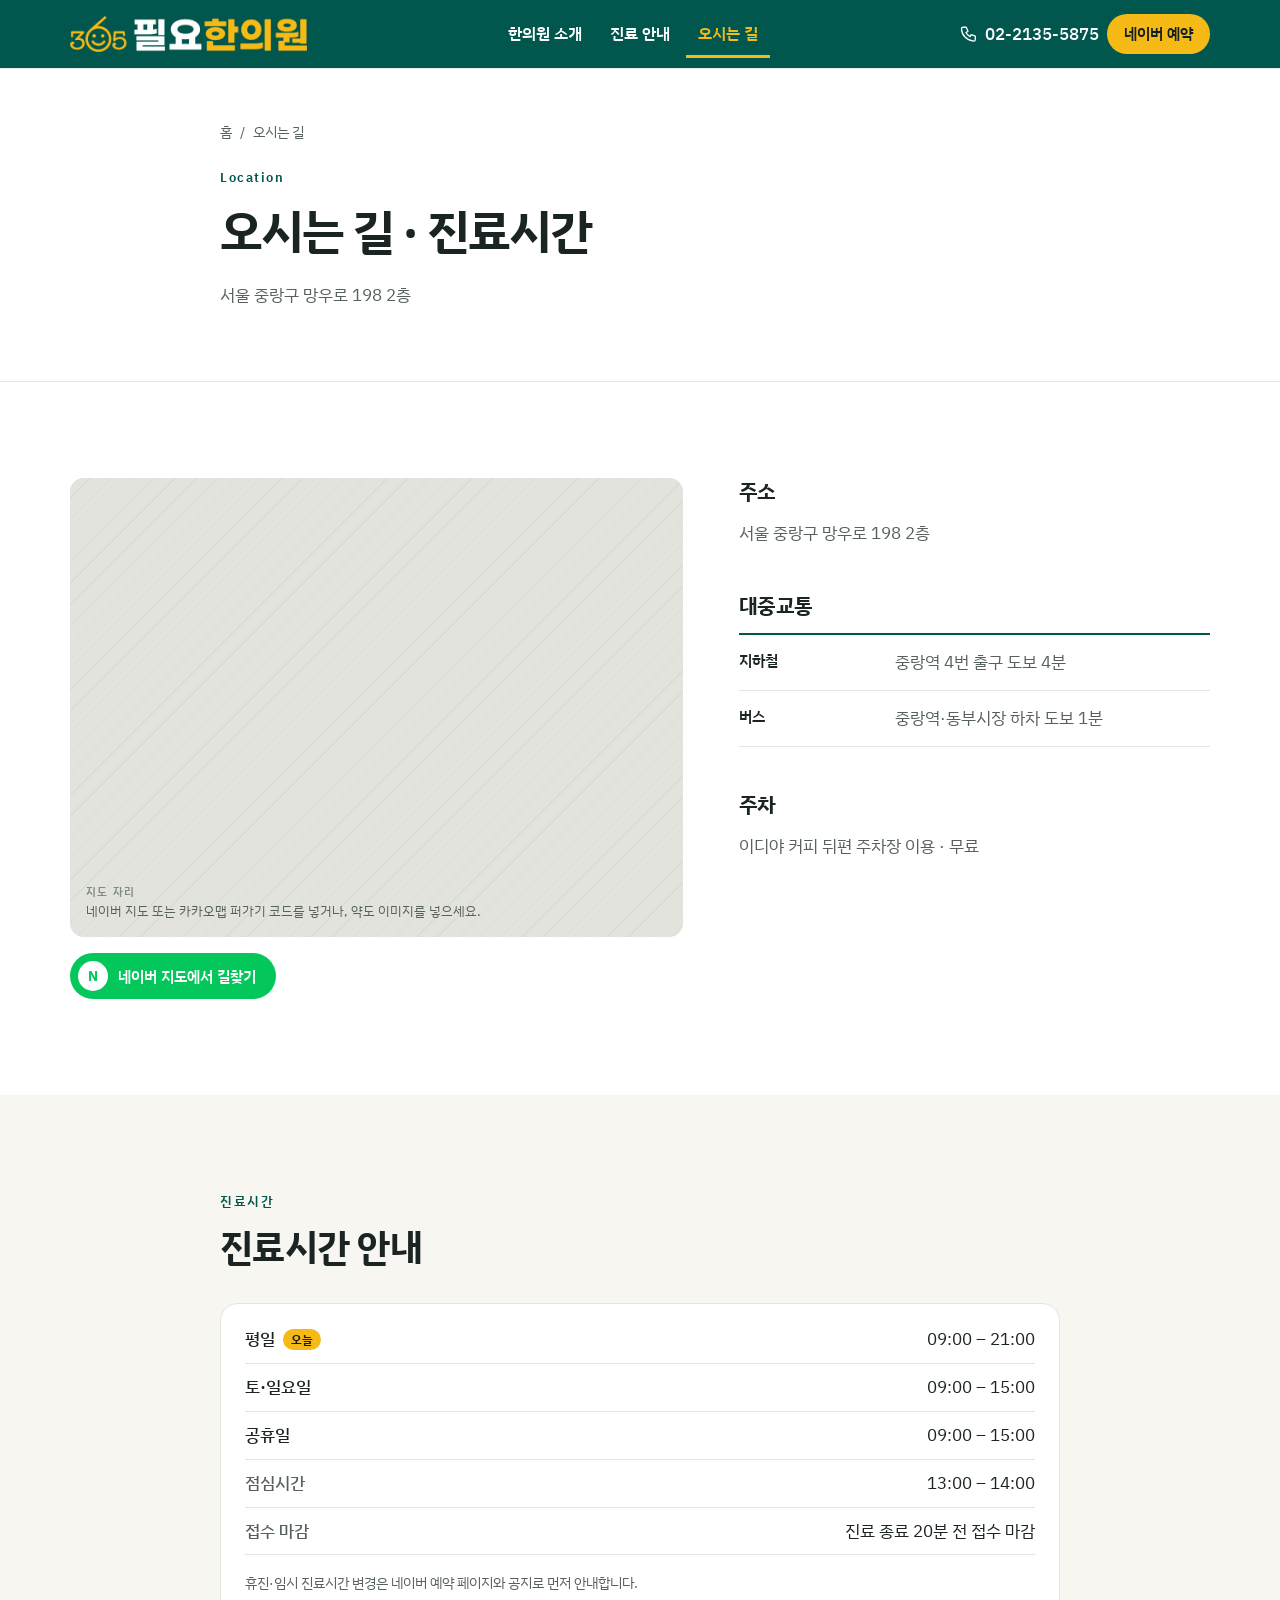
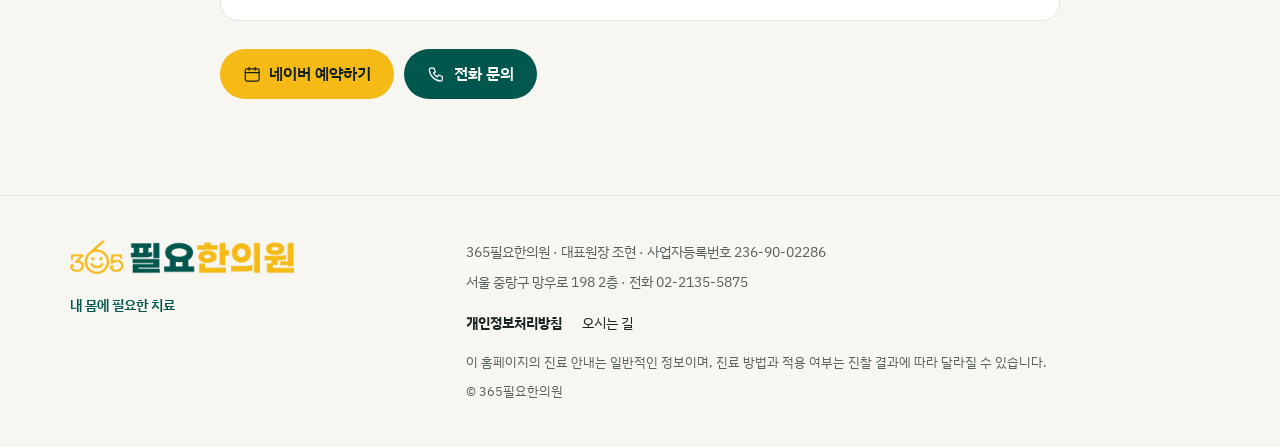
<file: location.html>
<!doctype html>
<html lang="ko">
<head>
<meta charset="utf-8">
<meta name="viewport" content="width=device-width, initial-scale=1, viewport-fit=cover">
<title>오시는 길 · 진료시간 | 365필요한의원</title>
<meta name="description" content="365필요한의원 오시는 길과 진료시간. 주소, 대중교통, 주차, 점심시간과 접수 마감 시간을 안내합니다.">
<link rel="canonical" href="https://365needhani.com/location.html">
<meta property="og:type" content="website">
<meta property="og:site_name" content="365필요한의원">
<meta property="og:title" content="오시는 길 · 진료시간 | 365필요한의원">
<meta property="og:description" content="365필요한의원 오시는 길과 진료시간. 주소, 대중교통, 주차, 점심시간과 접수 마감 시간을 안내합니다.">
<meta property="og:url" content="https://365needhani.com/location.html">
<meta property="og:image" content="https://365needhani.com/assets/img/og-image.jpg">
<meta property="og:locale" content="ko_KR">
<meta name="theme-color" content="#01564D">

<link rel="icon" href="assets/img/favicon.png" type="image/png">
<link rel="apple-touch-icon" href="assets/img/apple-touch-icon.png">
<link rel="preconnect" href="https://fonts.googleapis.com">
<link rel="preconnect" href="https://fonts.gstatic.com" crossorigin>
<link rel="stylesheet" href="https://fonts.googleapis.com/css2?family=IBM+Plex+Sans+KR:wght@400;500;600;700&display=swap">
<link rel="stylesheet" href="assets/css/style.css">
<script type="application/ld+json">{"@context":"https://schema.org","@type":"MedicalClinic","name":"365필요한의원","slogan":"내 몸에 필요한 치료","url":"https://365needhani.com","telephone":"02-2135-5875","logo":"https://365needhani.com/assets/img/logo.png","address":{"@type":"PostalAddress","streetAddress":"서울 중랑구 망우로 198 2층","addressCountry":"KR"},"medicalSpecialty":"Korean medicine","availableService":[{"@type":"MedicalTherapy","name":"교통사고진료"},{"@type":"MedicalTherapy","name":"체형교정추나"},{"@type":"MedicalTherapy","name":"체외충격파치료"},{"@type":"MedicalTherapy","name":"고압산소치료"},{"@type":"MedicalTherapy","name":"통증클리닉"},{"@type":"MedicalTherapy","name":"필요한 다이어트"},{"@type":"MedicalTherapy","name":"필요한 맞춤한약"},{"@type":"MedicalTherapy","name":"여성 클리닉"}]}</script>
</head>
<body>
<a class="skip" href="#main">본문 바로가기</a>

<header class="site-header">
  <div class="wrap header-inner">
    <a class="logo" href="index.html"><img src="assets/img/logo.png" alt="365필요한의원" width="1108" height="168"></a>
    <div class="header-side">
      <a class="header-phone" href="tel:02-2135-5875" data-track="call-header"><svg viewBox="0 0 24 24" fill="none" stroke="currentColor" stroke-width="1.6" stroke-linecap="round" stroke-linejoin="round" aria-hidden="true"><path d="M5 4h4l2 5-2.5 1.5a11 11 0 0 0 5 5L15 13l5 2v4a2 2 0 0 1-2 2A16 16 0 0 1 3 6a2 2 0 0 1 2-2z"/></svg><span>02-2135-5875</span></a>
      <a class="btn btn-yellow btn-sm nav-cta" href="https://naver.me/GXFbSCK0" target="_blank" rel="noopener" data-track="reserve-header">네이버 예약</a>
      <button class="nav-toggle" type="button" aria-expanded="false" aria-controls="site-nav"><span class="sr-only">메뉴 열기</span><span class="bars" aria-hidden="true"></span></button>
    </div>
    <nav id="site-nav" class="site-nav" aria-label="주 메뉴">
      <ul class="nav-list">
        
        <li><a href="about.html">한의원 소개</a></li>
        <li class="has-sub">
          <a href="index.html#treatments">진료 안내</a>
          <ul class="sub">
            <li><a href="treatment-traffic-accident.html">교통사고진료</a></li><li><a href="treatment-chuna.html">체형교정추나</a></li><li><a href="treatment-eswt.html">체외충격파치료</a></li><li><a href="treatment-hbot.html">고압산소치료</a></li><li><a href="treatment-pain.html">통증클리닉</a></li><li><a href="treatment-diet.html">필요한 다이어트</a></li><li><a href="treatment-herbal.html">필요한 맞춤한약</a></li><li><a href="treatment-women.html">여성 클리닉</a></li>
          </ul>
        </li>
        <li class="is-active"><a href="location.html" aria-current="page">오시는 길</a></li>
      </ul>
      <div class="nav-mobile-actions">
        <a class="btn btn-yellow" href="https://naver.me/GXFbSCK0" target="_blank" rel="noopener" data-track="reserve-menu">네이버 예약</a>
        <a class="btn btn-line" href="tel:02-2135-5875" data-track="call-menu">02-2135-5875</a>
      </div>
    </nav>
  </div>
</header>
<main id="main">

<section class="page-hero">
  <div class="wrap narrow">
    <nav class="crumbs" aria-label="현재 위치"><a href="index.html">홈</a><span aria-hidden="true">/</span><span>오시는 길</span></nav>
    <p class="eyebrow">Location</p>
    <h1 class="page-title">오시는 길 · 진료시간</h1>
    <p class="page-lead">서울 중랑구 망우로 198 2층</p>
  </div>
</section>

<section class="sec sec-white" aria-labelledby="map-title">
  <div class="wrap loc-grid">
    <div class="loc-map">
      <h2 id="map-title" class="sr-only">지도</h2>
      <div class="photo ph map-ph" role="img" aria-label="지도 자리"><span class="ph-label"><b>지도 자리</b>네이버 지도 또는 카카오맵 퍼가기 코드를 넣거나, 약도 이미지를 넣으세요.</span></div>
      <div class="map-btns">
        <a class="map-btn map-naver" href="https://naver.me/FLyvfNd8" target="_blank" rel="noopener" data-track="map-naver-loc"><b>N</b>네이버 지도에서 길찾기</a>
      </div>
    </div>
    <div class="loc-info">
      <div class="info-block"><h3>주소</h3><p>서울 중랑구 망우로 198 2층</p></div>
      <div class="info-block"><h3>대중교통</h3><dl class="spec"><div><dt>지하철</dt><dd>중랑역 4번 출구 도보 4분</dd></div><div><dt>버스</dt><dd>중랑역·동부시장 하차 도보 1분</dd></div></dl></div>
      <div class="info-block"><h3>주차</h3><p>이디야 커피 뒤편 주차장 이용 · 무료</p></div>
    </div>
  </div>
</section>

<section class="sec" aria-labelledby="hours-title">
  <div class="wrap narrow">
    
<div class="sec-head">
  <p class="eyebrow">진료시간</p>
  <h2 id="hours-title">진료시간 안내</h2>
  
</div>
    <div class="hours-card">
<dl class="hours">
  <div class="hours-row" data-day="평일"><dt>평일</dt><dd>09:00 – 21:00</dd></div><div class="hours-row" data-day="토·일요일"><dt>토·일요일</dt><dd>09:00 – 15:00</dd></div><div class="hours-row" data-day="공휴일"><dt>공휴일</dt><dd>09:00 – 15:00</dd></div>
  <div class="hours-row hours-sub"><dt>점심시간</dt><dd>13:00 – 14:00</dd></div>
  <div class="hours-row hours-sub"><dt>접수 마감</dt><dd>진료 종료 20분 전 접수 마감</dd></div>
</dl><p class="fine">휴진·임시 진료시간 변경은 네이버 예약 페이지와 공지로 먼저 안내합니다.</p></div>
    <div class="hero-actions"><a class="btn btn-yellow " href="https://naver.me/GXFbSCK0" target="_blank" rel="noopener" data-track="reserve-location"><svg viewBox="0 0 24 24" fill="none" stroke="currentColor" stroke-width="1.6" stroke-linecap="round" stroke-linejoin="round" aria-hidden="true"><rect x="3" y="5" width="18" height="16" rx="2"/><path d="M3 10h18M8 3v4M16 3v4"/></svg>네이버 예약하기</a><a class="btn btn-green " href="tel:02-2135-5875" data-track="call-location"><svg viewBox="0 0 24 24" fill="none" stroke="currentColor" stroke-width="1.6" stroke-linecap="round" stroke-linejoin="round" aria-hidden="true"><path d="M5 4h4l2 5-2.5 1.5a11 11 0 0 0 5 5L15 13l5 2v4a2 2 0 0 1-2 2A16 16 0 0 1 3 6a2 2 0 0 1 2-2z"/></svg>전화 문의</a></div>
  </div>
</section>

</main>

<footer class="site-footer">
  <div class="wrap footer-inner">
    <div class="footer-brand">
      <a class="logo" href="index.html"><img src="assets/img/logo-light-bg.png" alt="365필요한의원" width="1108" height="168"></a>
      <p class="footer-slogan">내 몸에 필요한 치료</p>
    </div>
    <div class="footer-info">
      <p>365필요한의원 · 대표원장 조현 · 사업자등록번호 236-90-02286</p>
      <p>서울 중랑구 망우로 198 2층 · 전화 02-2135-5875</p>
      <p class="footer-links"><a href="index.html"><b>개인정보처리방침</b></a><a href="location.html">오시는 길</a></p>
      <p class="footer-legal">이 홈페이지의 진료 안내는 일반적인 정보이며, 진료 방법과 적용 여부는 진찰 결과에 따라 달라질 수 있습니다.</p>
      <p class="footer-copy">© 365필요한의원</p>
    </div>
  </div>
</footer>

<nav class="mobile-bar" aria-label="빠른 연결">
  <a href="tel:02-2135-5875" data-track="call-mobile"><svg viewBox="0 0 24 24" fill="none" stroke="currentColor" stroke-width="1.6" stroke-linecap="round" stroke-linejoin="round" aria-hidden="true"><path d="M5 4h4l2 5-2.5 1.5a11 11 0 0 0 5 5L15 13l5 2v4a2 2 0 0 1-2 2A16 16 0 0 1 3 6a2 2 0 0 1 2-2z"/></svg>전화 문의</a>
  <a class="is-main" href="https://naver.me/GXFbSCK0" target="_blank" rel="noopener" data-track="reserve-mobile"><svg viewBox="0 0 24 24" fill="none" stroke="currentColor" stroke-width="1.6" stroke-linecap="round" stroke-linejoin="round" aria-hidden="true"><rect x="3" y="5" width="18" height="16" rx="2"/><path d="M3 10h18M8 3v4M16 3v4"/></svg>예약하기</a>
  <a href="https://naver.me/FLyvfNd8" target="_blank" rel="noopener" data-track="map-mobile"><svg viewBox="0 0 24 24" fill="none" stroke="currentColor" stroke-width="1.6" stroke-linecap="round" stroke-linejoin="round" aria-hidden="true"><path d="M12 21s7-6.5 7-12a7 7 0 0 0-14 0c0 5.5 7 12 7 12z"/><circle cx="12" cy="9" r="2.5"/></svg>오시는 길</a>
</nav>
<script src="assets/js/main.js" defer></script>
</body>
</html>
</file>
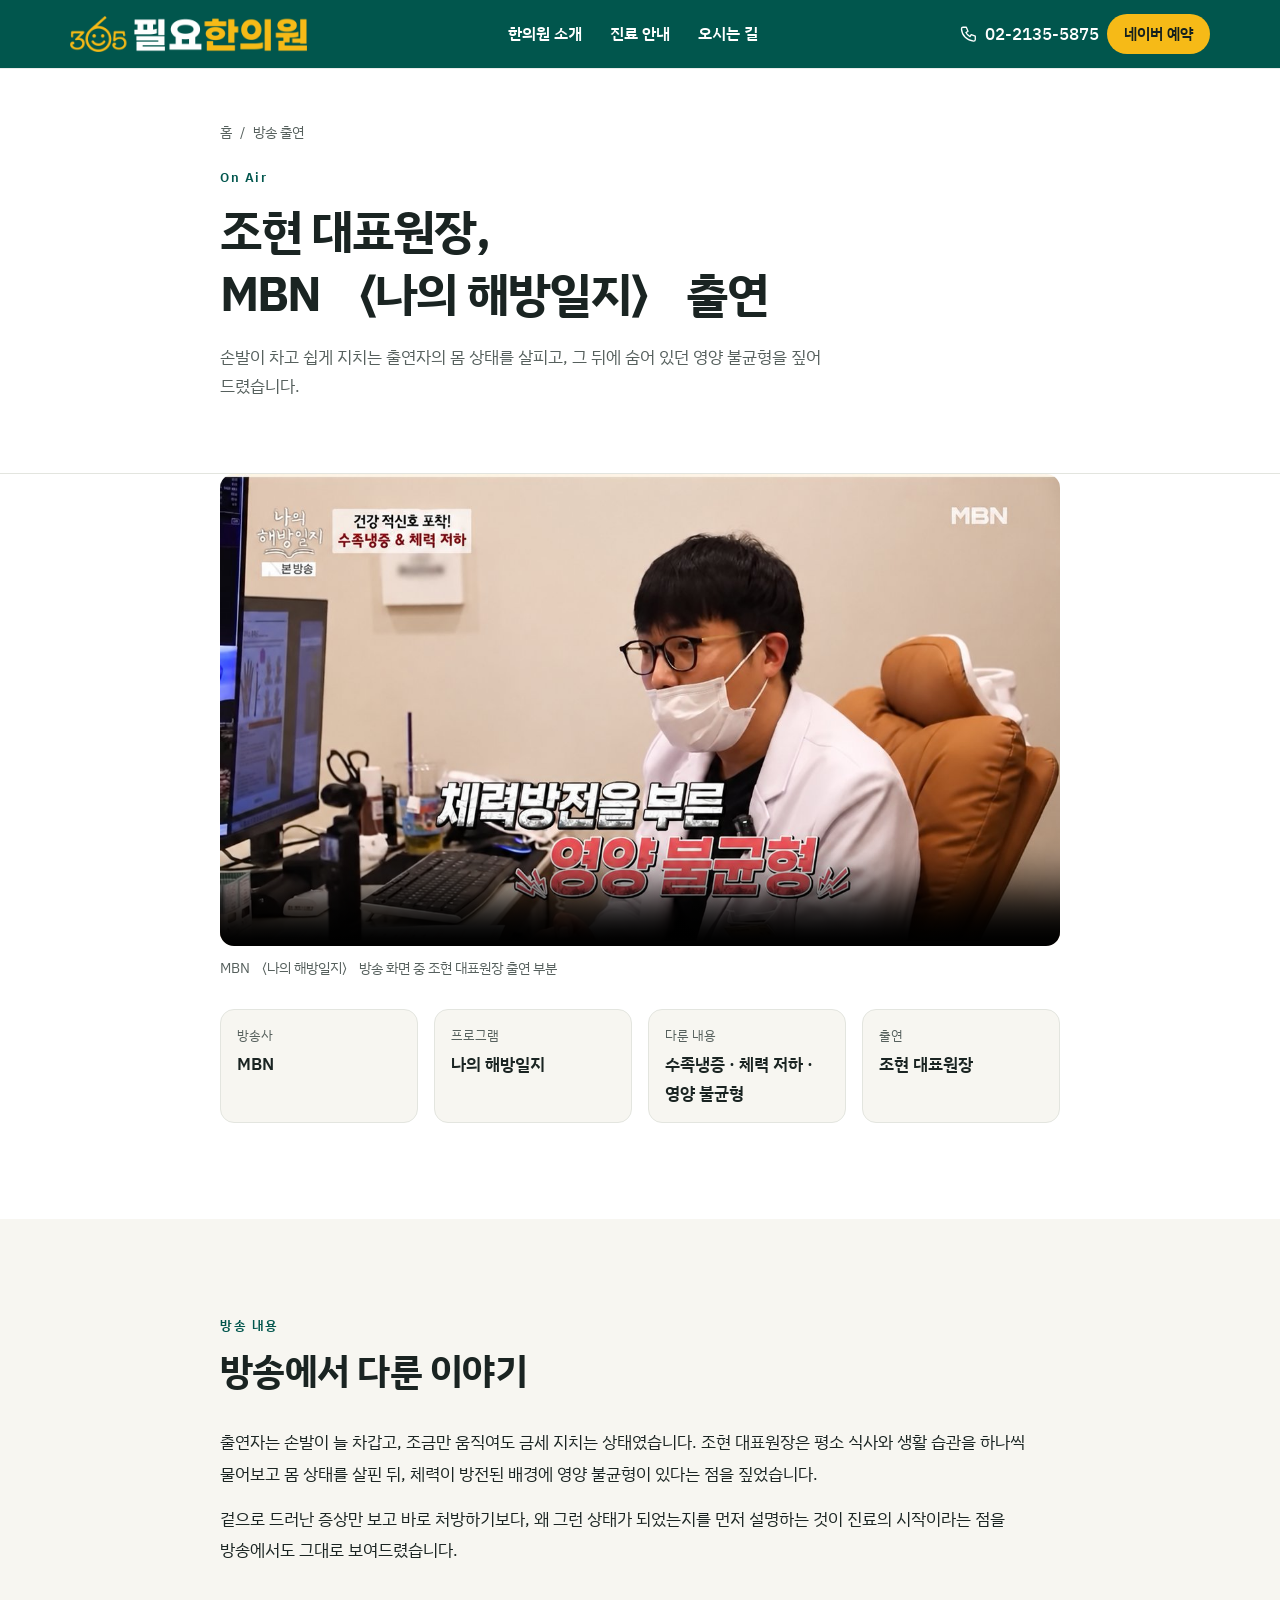
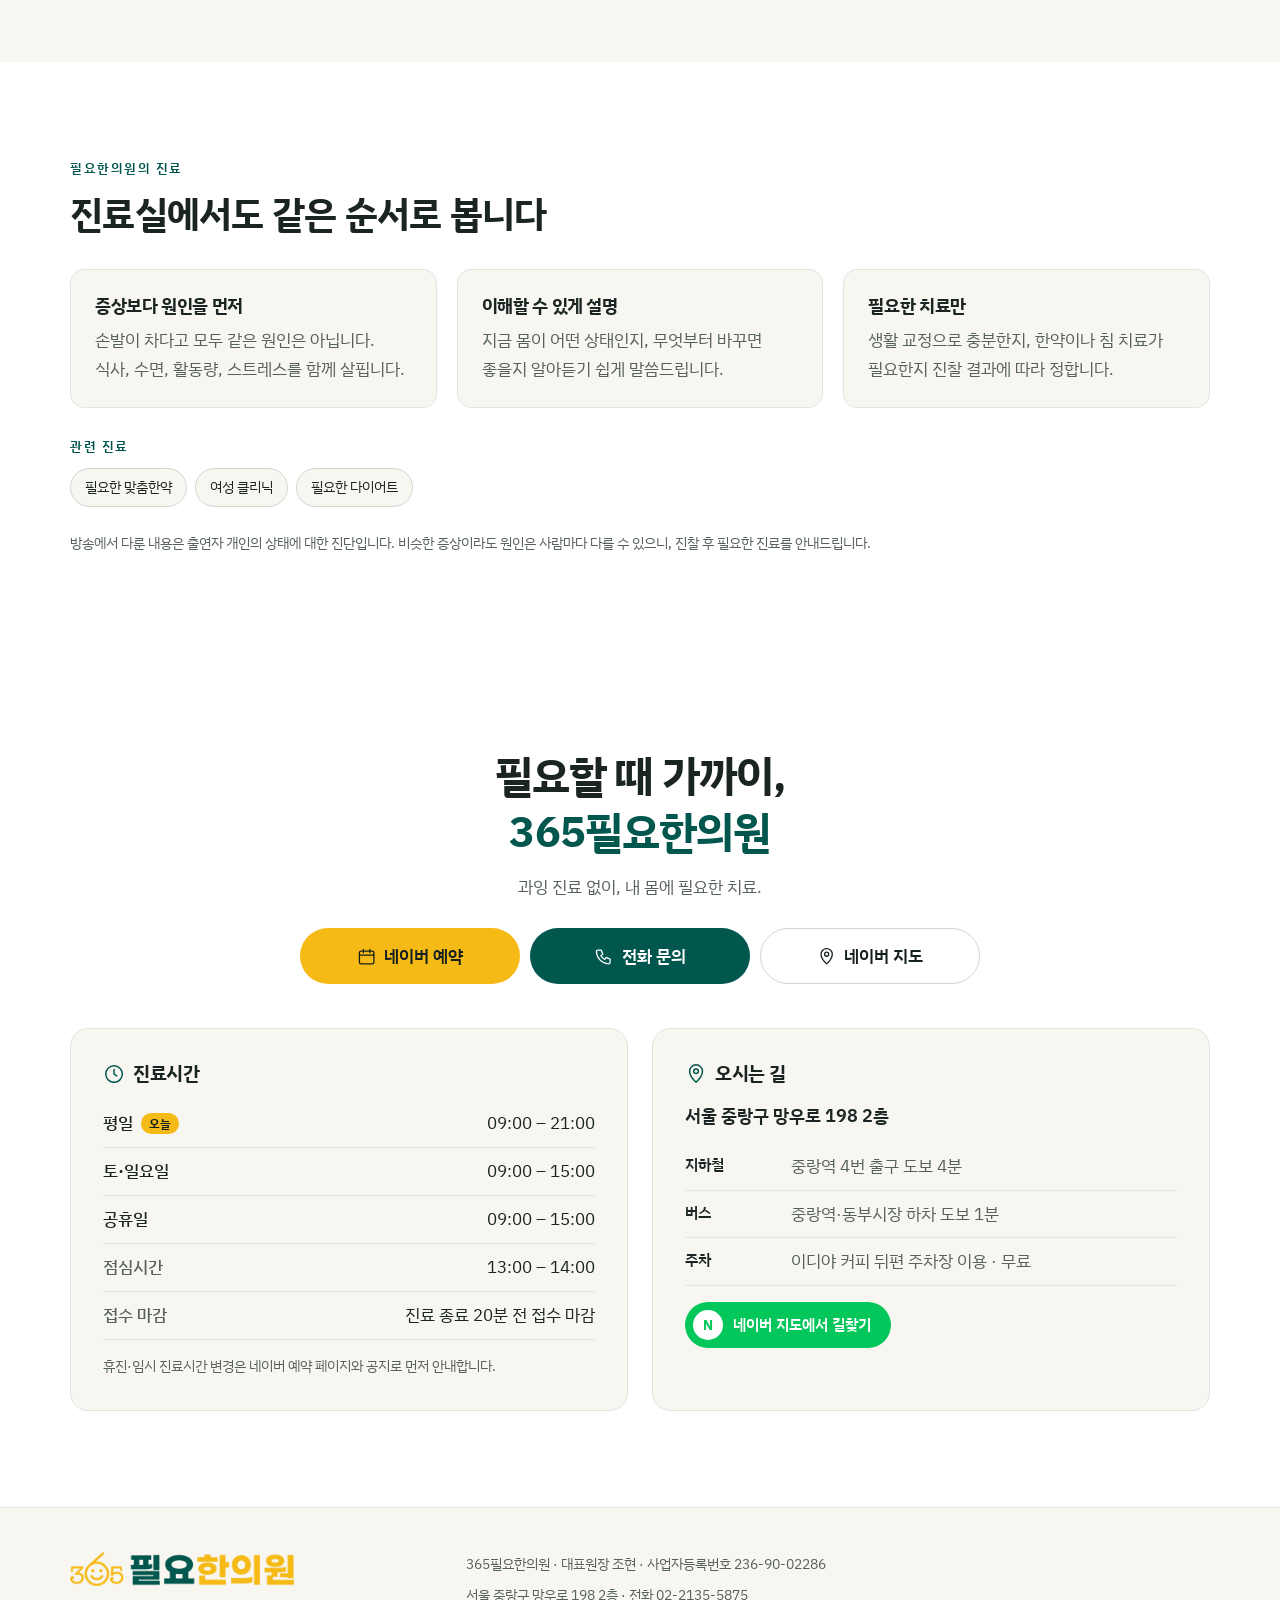
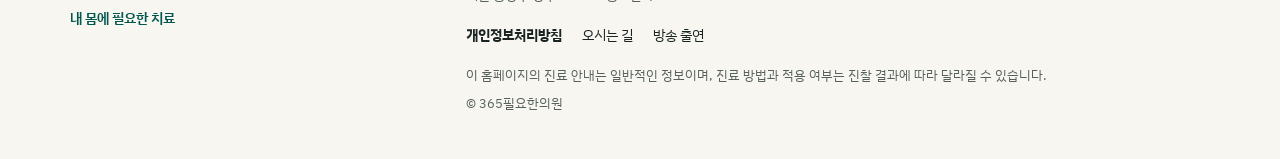
<file: media.html>
<!doctype html>
<html lang="ko">
<head>
<meta charset="utf-8">
<meta name="viewport" content="width=device-width, initial-scale=1, viewport-fit=cover">
<title>방송 출연 | 365필요한의원</title>
<meta name="description" content="365필요한의원 조현 대표원장이 MBN 〈나의 해방일지〉에 출연해 수족냉증과 체력 저하의 원인을 진단했습니다. 출연 영상과 방송 내용을 소개합니다.">
<link rel="canonical" href="https://365needhani.com/media.html">
<meta property="og:type" content="website">
<meta property="og:site_name" content="365필요한의원">
<meta property="og:title" content="방송 출연 | 365필요한의원">
<meta property="og:description" content="365필요한의원 조현 대표원장이 MBN 〈나의 해방일지〉에 출연해 수족냉증과 체력 저하의 원인을 진단했습니다. 출연 영상과 방송 내용을 소개합니다.">
<meta property="og:url" content="https://365needhani.com/media.html">
<meta property="og:image" content="https://365needhani.com/assets/img/og-image.jpg">
<meta property="og:locale" content="ko_KR">
<meta name="theme-color" content="#01564D">

<link rel="icon" href="assets/img/favicon.png" type="image/png">
<link rel="apple-touch-icon" href="assets/img/apple-touch-icon.png">
<link rel="preconnect" href="https://fonts.googleapis.com">
<link rel="preconnect" href="https://fonts.gstatic.com" crossorigin>
<link rel="stylesheet" href="https://fonts.googleapis.com/css2?family=IBM+Plex+Sans+KR:wght@400;500;600;700&display=swap">
<link rel="stylesheet" href="assets/css/style.css">
<script type="application/ld+json">{"@context":"https://schema.org","@type":"MedicalClinic","name":"365필요한의원","slogan":"내 몸에 필요한 치료","url":"https://365needhani.com","telephone":"02-2135-5875","logo":"https://365needhani.com/assets/img/logo.png","address":{"@type":"PostalAddress","streetAddress":"서울 중랑구 망우로 198 2층","addressCountry":"KR"},"medicalSpecialty":"Korean medicine","availableService":[{"@type":"MedicalTherapy","name":"교통사고진료"},{"@type":"MedicalTherapy","name":"체형교정추나"},{"@type":"MedicalTherapy","name":"체외충격파치료"},{"@type":"MedicalTherapy","name":"고압산소치료"},{"@type":"MedicalTherapy","name":"통증클리닉"},{"@type":"MedicalTherapy","name":"필요한 다이어트"},{"@type":"MedicalTherapy","name":"필요한 맞춤한약"},{"@type":"MedicalTherapy","name":"여성 클리닉"}]}</script>
</head>
<body>
<a class="skip" href="#main">본문 바로가기</a>

<header class="site-header">
  <div class="wrap header-inner">
    <a class="logo" href="index.html"><img src="assets/img/logo.png" alt="365필요한의원" width="1108" height="168"></a>
    <div class="header-side">
      <a class="header-phone" href="tel:02-2135-5875" data-track="call-header"><svg viewBox="0 0 24 24" fill="none" stroke="currentColor" stroke-width="1.6" stroke-linecap="round" stroke-linejoin="round" aria-hidden="true"><path d="M5 4h4l2 5-2.5 1.5a11 11 0 0 0 5 5L15 13l5 2v4a2 2 0 0 1-2 2A16 16 0 0 1 3 6a2 2 0 0 1 2-2z"/></svg><span>02-2135-5875</span></a>
      <a class="btn btn-yellow btn-sm nav-cta" href="https://naver.me/GXFbSCK0" target="_blank" rel="noopener" data-track="reserve-header">네이버 예약</a>
      <button class="nav-toggle" type="button" aria-expanded="false" aria-controls="site-nav"><span class="sr-only">메뉴 열기</span><span class="bars" aria-hidden="true"></span></button>
    </div>
    <nav id="site-nav" class="site-nav" aria-label="주 메뉴">
      <ul class="nav-list">
        
        <li><a href="about.html">한의원 소개</a></li>
        <li class="has-sub">
          <a href="index.html#treatments">진료 안내</a>
          <ul class="sub">
            <li><a href="treatment-traffic-accident.html">교통사고진료</a></li><li><a href="treatment-chuna.html">체형교정추나</a></li><li><a href="treatment-eswt.html">체외충격파치료</a></li><li><a href="treatment-hbot.html">고압산소치료</a></li><li><a href="treatment-pain.html">통증클리닉</a></li><li><a href="treatment-diet.html">필요한 다이어트</a></li><li><a href="treatment-herbal.html">필요한 맞춤한약</a></li><li><a href="treatment-women.html">여성 클리닉</a></li>
          </ul>
        </li>
        <li><a href="location.html">오시는 길</a></li>
      </ul>
      <div class="nav-mobile-actions">
        <a class="btn btn-yellow" href="https://naver.me/GXFbSCK0" target="_blank" rel="noopener" data-track="reserve-menu">네이버 예약</a>
        <a class="btn btn-line" href="tel:02-2135-5875" data-track="call-menu">02-2135-5875</a>
      </div>
    </nav>
  </div>
</header>
<main id="main">

<section class="page-hero">
  <div class="wrap narrow">
    <nav class="crumbs" aria-label="현재 위치"><a href="index.html">홈</a><span aria-hidden="true">/</span><span>방송 출연</span></nav>
    <p class="eyebrow">On Air</p>
    <h1 class="page-title">조현 대표원장,<br>MBN 〈나의 해방일지〉 출연</h1>
    <p class="page-lead">손발이 차고 쉽게 지치는 출연자의 몸 상태를 살피고, 그 뒤에 숨어 있던 영양 불균형을 짚어 드렸습니다.</p>
  </div>
</section>

<section class="sec sec-white media-sec" aria-labelledby="media-video-title">
  <div class="wrap narrow">
    <h2 id="media-video-title" class="sr-only">출연 영상</h2>
    <figure class="media-video">
      <video controls playsinline preload="metadata" poster="assets/img/media-mbn-poster.jpg"><source src="assets/img/media-mbn.mp4" type="video/mp4">브라우저가 동영상 재생을 지원하지 않습니다.</video>
      <figcaption>MBN 〈나의 해방일지〉 방송 화면 중 조현 대표원장 출연 부분</figcaption>
    </figure>
    <dl class="media-facts">
      <div><dt>방송사</dt><dd>MBN</dd></div><div><dt>프로그램</dt><dd>나의 해방일지</dd></div><div><dt>다룬 내용</dt><dd>수족냉증 · 체력 저하 · 영양 불균형</dd></div><div><dt>출연</dt><dd>조현 대표원장</dd></div>
    </dl>
  </div>
</section>

<section class="sec" aria-labelledby="media-summary-title">
  <div class="wrap narrow">
    
<div class="sec-head">
  <p class="eyebrow">방송 내용</p>
  <h2 id="media-summary-title">방송에서 다룬 이야기</h2>
  
</div>
    <div class="media-body">
      <p>출연자는 손발이 늘 차갑고, 조금만 움직여도 금세 지치는 상태였습니다. 조현 대표원장은 평소 식사와 생활 습관을 하나씩 물어보고 몸 상태를 살핀 뒤, 체력이 방전된 배경에 영양 불균형이 있다는 점을 짚었습니다.</p><p>겉으로 드러난 증상만 보고 바로 처방하기보다, 왜 그런 상태가 되었는지를 먼저 설명하는 것이 진료의 시작이라는 점을 방송에서도 그대로 보여드렸습니다.</p>
    </div>
  </div>
</section>

<section class="sec sec-white" aria-labelledby="media-points-title">
  <div class="wrap">
    
<div class="sec-head">
  <p class="eyebrow">필요한의원의 진료</p>
  <h2 id="media-points-title">진료실에서도 같은 순서로 봅니다</h2>
  
</div>
    <ul class="prep media-points">
      <li><h3>증상보다 원인을 먼저</h3><p>손발이 차다고 모두 같은 원인은 아닙니다. 식사, 수면, 활동량, 스트레스를 함께 살핍니다.</p></li><li><h3>이해할 수 있게 설명</h3><p>지금 몸이 어떤 상태인지, 무엇부터 바꾸면 좋을지 알아듣기 쉽게 말씀드립니다.</p></li><li><h3>필요한 치료만</h3><p>생활 교정으로 충분한지, 한약이나 침 치료가 필요한지 진찰 결과에 따라 정합니다.</p></li>
    </ul>
    
    <div class="media-related">
      <p class="eyebrow">관련 진료</p>
      <ul class="hero-tags" aria-label="관련 진료"><li><a href="treatment-herbal.html">필요한 맞춤한약</a></li><li><a href="treatment-women.html">여성 클리닉</a></li><li><a href="treatment-diet.html">필요한 다이어트</a></li></ul>
    </div>
    <p class="fine media-note">방송에서 다룬 내용은 출연자 개인의 상태에 대한 진단입니다. 비슷한 증상이라도 원인은 사람마다 다를 수 있으니, 진찰 후 필요한 진료를 안내드립니다.</p>
  </div>
</section>

<section class="visit" aria-labelledby="visit-title">
  <div class="wrap">
    <div class="visit-cta">
      <h2 id="visit-title" class="visit-title">필요할 때 가까이,<br><span class="accent">365필요한의원</span></h2>
      <p class="visit-sub">과잉 진료 없이, 내 몸에 필요한 치료.</p>
      <div class="visit-actions">
        <a class="btn btn-yellow btn-lg" href="https://naver.me/GXFbSCK0" target="_blank" rel="noopener" data-track="reserve-visit"><svg viewBox="0 0 24 24" fill="none" stroke="currentColor" stroke-width="1.6" stroke-linecap="round" stroke-linejoin="round" aria-hidden="true"><rect x="3" y="5" width="18" height="16" rx="2"/><path d="M3 10h18M8 3v4M16 3v4"/></svg>네이버 예약</a>
        <a class="btn btn-green btn-lg" href="tel:02-2135-5875" data-track="call-visit"><svg viewBox="0 0 24 24" fill="none" stroke="currentColor" stroke-width="1.6" stroke-linecap="round" stroke-linejoin="round" aria-hidden="true"><path d="M5 4h4l2 5-2.5 1.5a11 11 0 0 0 5 5L15 13l5 2v4a2 2 0 0 1-2 2A16 16 0 0 1 3 6a2 2 0 0 1 2-2z"/></svg>전화 문의</a>
        <a class="btn btn-line btn-lg" href="https://naver.me/FLyvfNd8" target="_blank" rel="noopener" data-track="map-visit"><svg viewBox="0 0 24 24" fill="none" stroke="currentColor" stroke-width="1.6" stroke-linecap="round" stroke-linejoin="round" aria-hidden="true"><path d="M12 21s7-6.5 7-12a7 7 0 0 0-14 0c0 5.5 7 12 7 12z"/><circle cx="12" cy="9" r="2.5"/></svg>네이버 지도</a>
      </div>
    </div>
    <div class="visit-grid">
      <div class="visit-card">
        <h3 class="visit-h"><svg viewBox="0 0 24 24" fill="none" stroke="currentColor" stroke-width="1.6" stroke-linecap="round" stroke-linejoin="round" aria-hidden="true"><circle cx="12" cy="12" r="9"/><path d="M12 7v5l3 2"/></svg>진료시간</h3>
        
<dl class="hours">
  <div class="hours-row" data-day="평일"><dt>평일</dt><dd>09:00 – 21:00</dd></div><div class="hours-row" data-day="토·일요일"><dt>토·일요일</dt><dd>09:00 – 15:00</dd></div><div class="hours-row" data-day="공휴일"><dt>공휴일</dt><dd>09:00 – 15:00</dd></div>
  <div class="hours-row hours-sub"><dt>점심시간</dt><dd>13:00 – 14:00</dd></div>
  <div class="hours-row hours-sub"><dt>접수 마감</dt><dd>진료 종료 20분 전 접수 마감</dd></div>
</dl>
        <p class="visit-note">휴진·임시 진료시간 변경은 네이버 예약 페이지와 공지로 먼저 안내합니다.</p>
      </div>
      <div class="visit-card">
        <h3 class="visit-h"><svg viewBox="0 0 24 24" fill="none" stroke="currentColor" stroke-width="1.6" stroke-linecap="round" stroke-linejoin="round" aria-hidden="true"><path d="M12 21s7-6.5 7-12a7 7 0 0 0-14 0c0 5.5 7 12 7 12z"/><circle cx="12" cy="9" r="2.5"/></svg>오시는 길</h3>
        <p class="visit-addr">서울 중랑구 망우로 198 2층</p>
        <dl class="spec spec-sm">
          <div><dt>지하철</dt><dd>중랑역 4번 출구 도보 4분</dd></div><div><dt>버스</dt><dd>중랑역·동부시장 하차 도보 1분</dd></div>
          <div><dt>주차</dt><dd>이디야 커피 뒤편 주차장 이용 · 무료</dd></div>
        </dl>
        <div class="map-btns">
          <a class="map-btn map-naver" href="https://naver.me/FLyvfNd8" target="_blank" rel="noopener" data-track="map-naver"><b>N</b>네이버 지도에서 길찾기</a>
        </div>
      </div>
    </div>
  </div>
</section>
</main>

<footer class="site-footer">
  <div class="wrap footer-inner">
    <div class="footer-brand">
      <a class="logo" href="index.html"><img src="assets/img/logo-light-bg.png" alt="365필요한의원" width="1108" height="168"></a>
      <p class="footer-slogan">내 몸에 필요한 치료</p>
    </div>
    <div class="footer-info">
      <p>365필요한의원 · 대표원장 조현 · 사업자등록번호 236-90-02286</p>
      <p>서울 중랑구 망우로 198 2층 · 전화 02-2135-5875</p>
      <p class="footer-links"><a href="index.html"><b>개인정보처리방침</b></a><a href="location.html">오시는 길</a><a href="media.html">방송 출연</a></p>
      <p class="footer-legal">이 홈페이지의 진료 안내는 일반적인 정보이며, 진료 방법과 적용 여부는 진찰 결과에 따라 달라질 수 있습니다.</p>
      <p class="footer-copy">© 365필요한의원</p>
    </div>
  </div>
</footer>

<nav class="mobile-bar" aria-label="빠른 연결">
  <a href="tel:02-2135-5875" data-track="call-mobile"><svg viewBox="0 0 24 24" fill="none" stroke="currentColor" stroke-width="1.6" stroke-linecap="round" stroke-linejoin="round" aria-hidden="true"><path d="M5 4h4l2 5-2.5 1.5a11 11 0 0 0 5 5L15 13l5 2v4a2 2 0 0 1-2 2A16 16 0 0 1 3 6a2 2 0 0 1 2-2z"/></svg>전화 문의</a>
  <a class="is-main" href="https://naver.me/GXFbSCK0" target="_blank" rel="noopener" data-track="reserve-mobile"><svg viewBox="0 0 24 24" fill="none" stroke="currentColor" stroke-width="1.6" stroke-linecap="round" stroke-linejoin="round" aria-hidden="true"><rect x="3" y="5" width="18" height="16" rx="2"/><path d="M3 10h18M8 3v4M16 3v4"/></svg>예약하기</a>
  <a href="https://naver.me/FLyvfNd8" target="_blank" rel="noopener" data-track="map-mobile"><svg viewBox="0 0 24 24" fill="none" stroke="currentColor" stroke-width="1.6" stroke-linecap="round" stroke-linejoin="round" aria-hidden="true"><path d="M12 21s7-6.5 7-12a7 7 0 0 0-14 0c0 5.5 7 12 7 12z"/><circle cx="12" cy="9" r="2.5"/></svg>오시는 길</a>
</nav>

<script src="assets/js/main.js" defer></script>
</body>
</html>
</file>
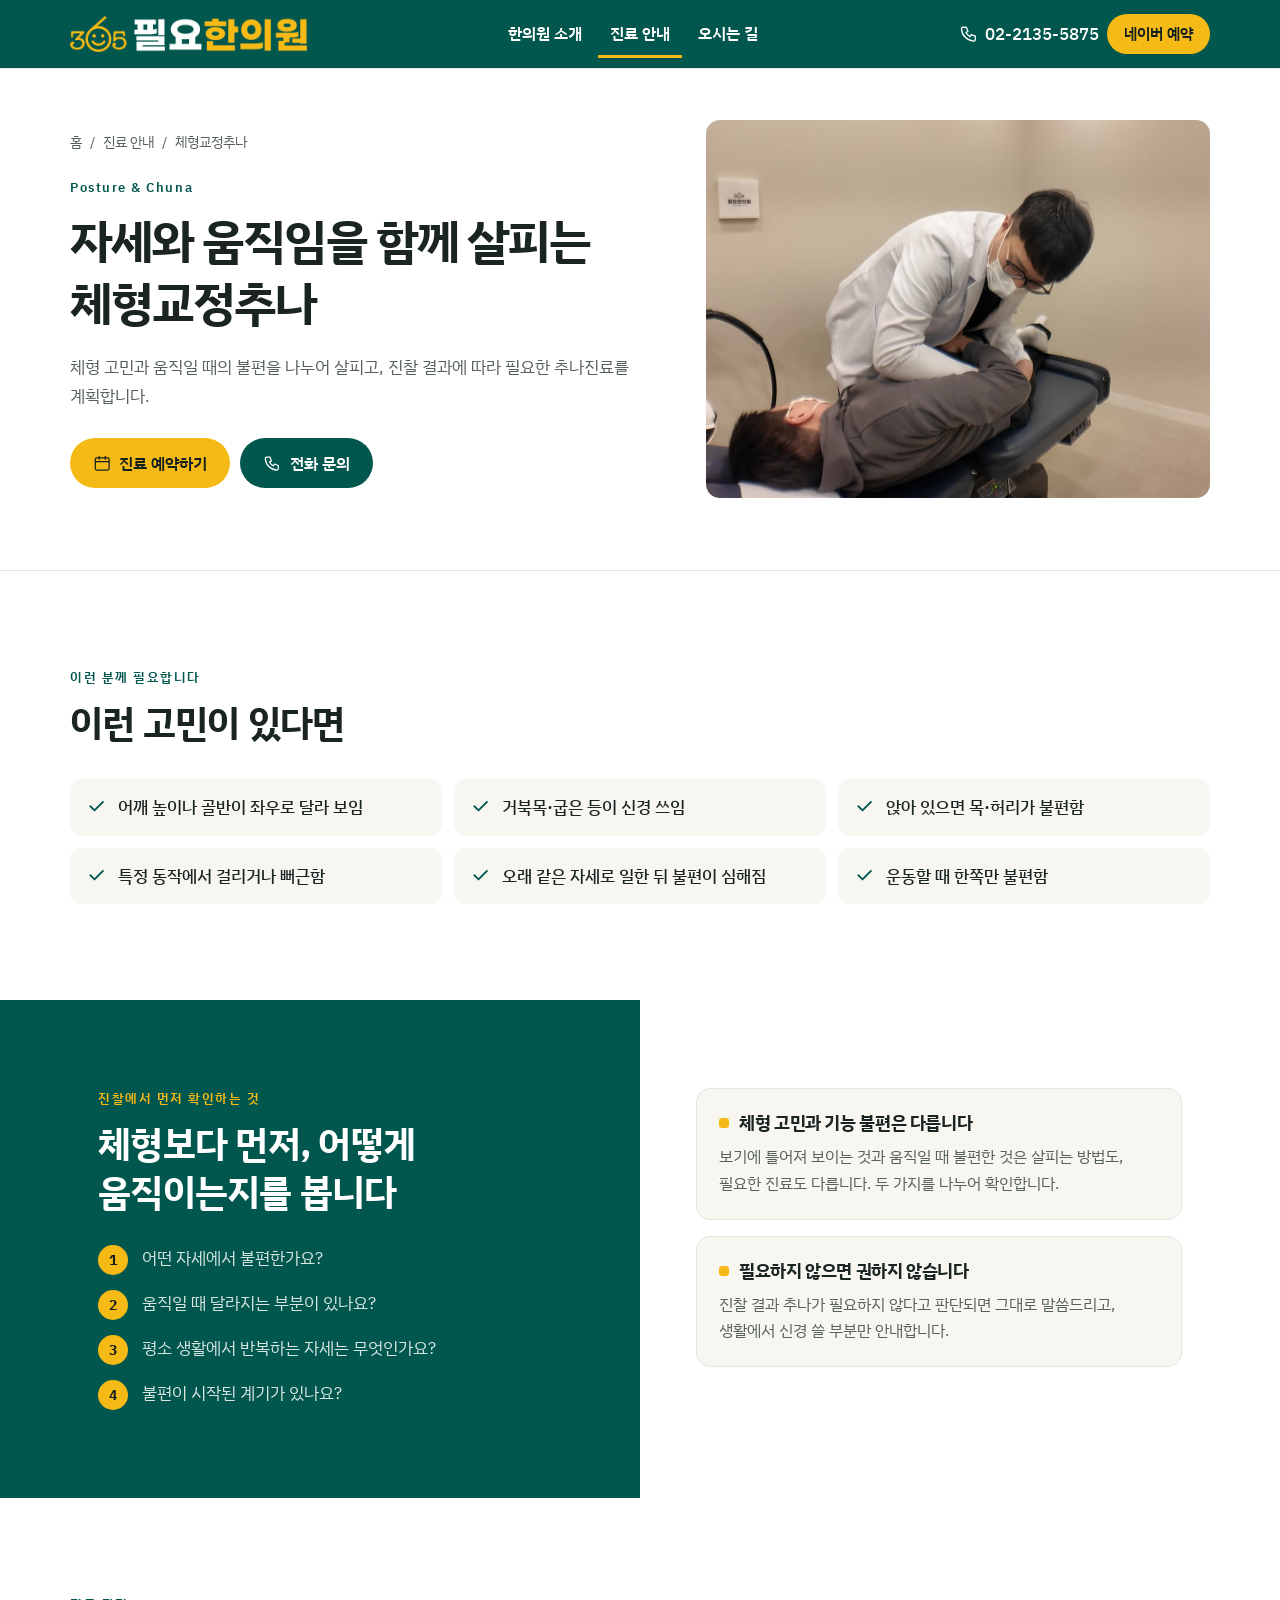
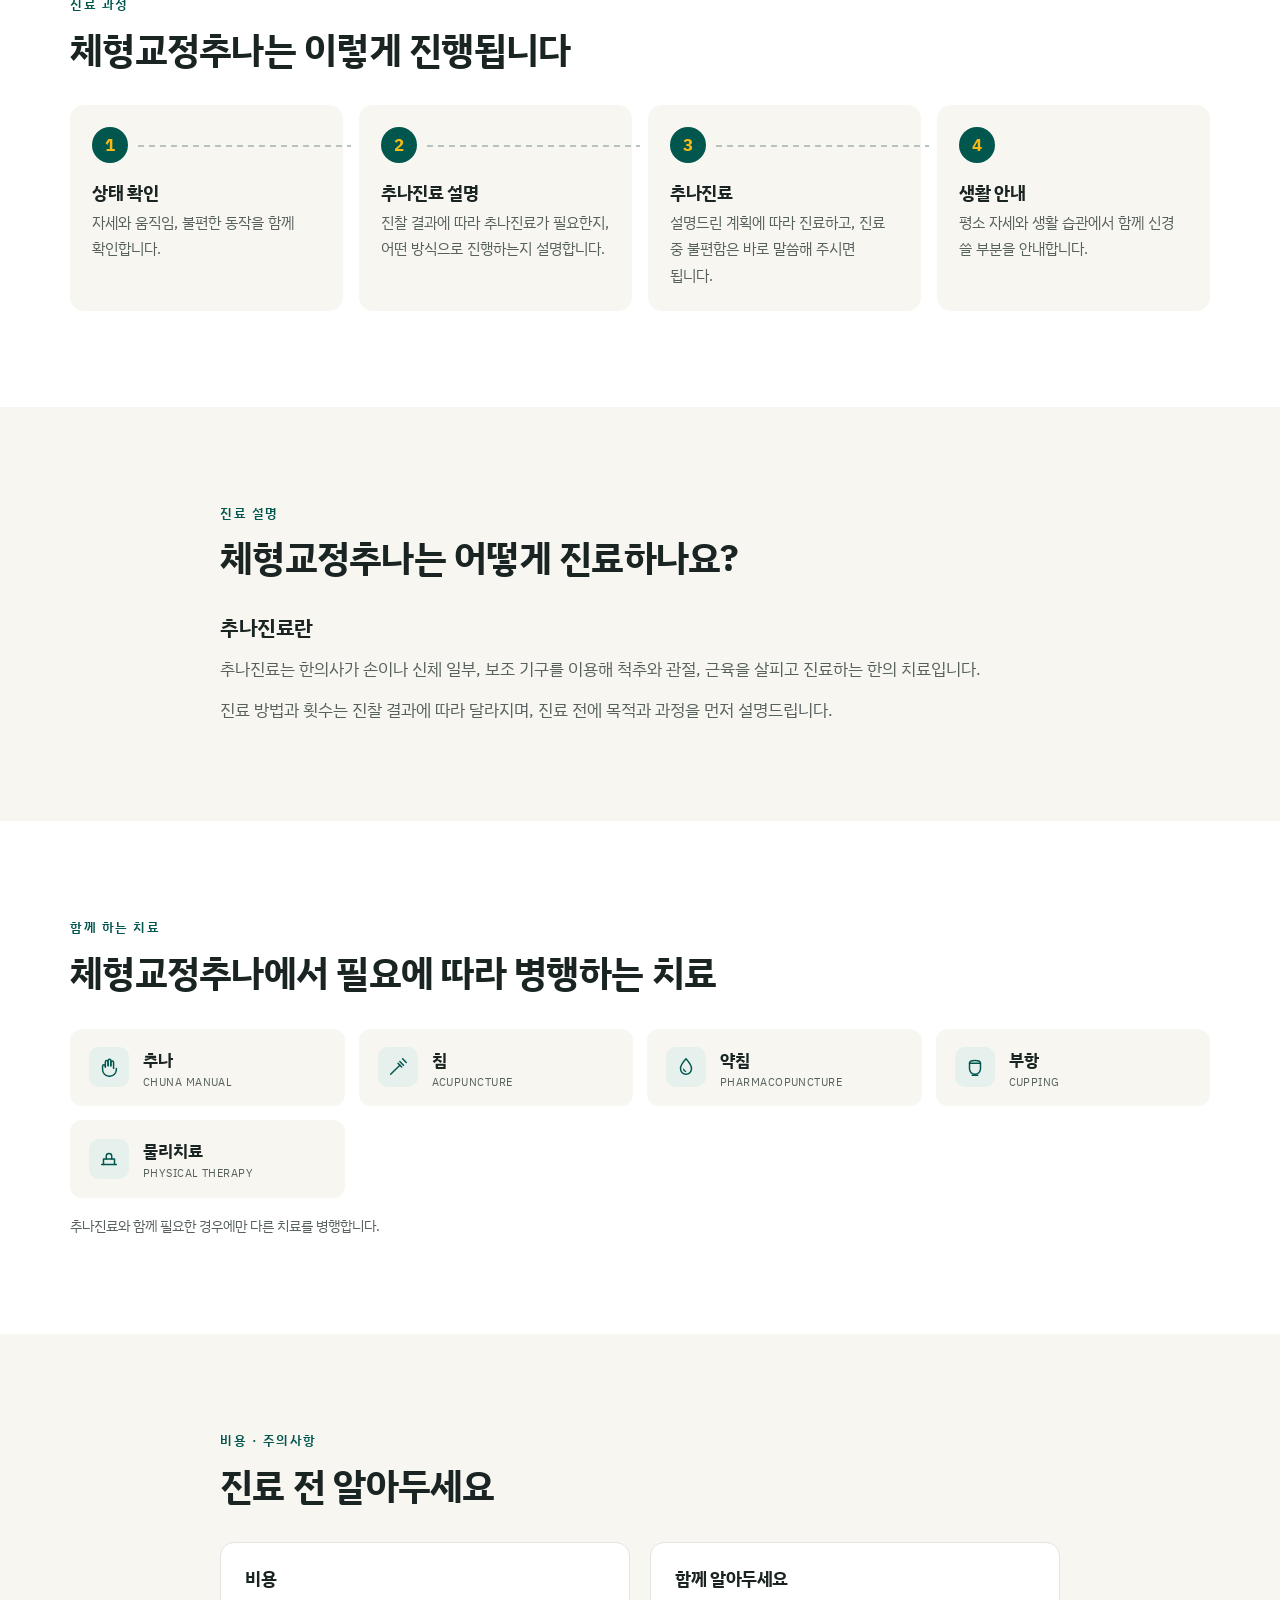
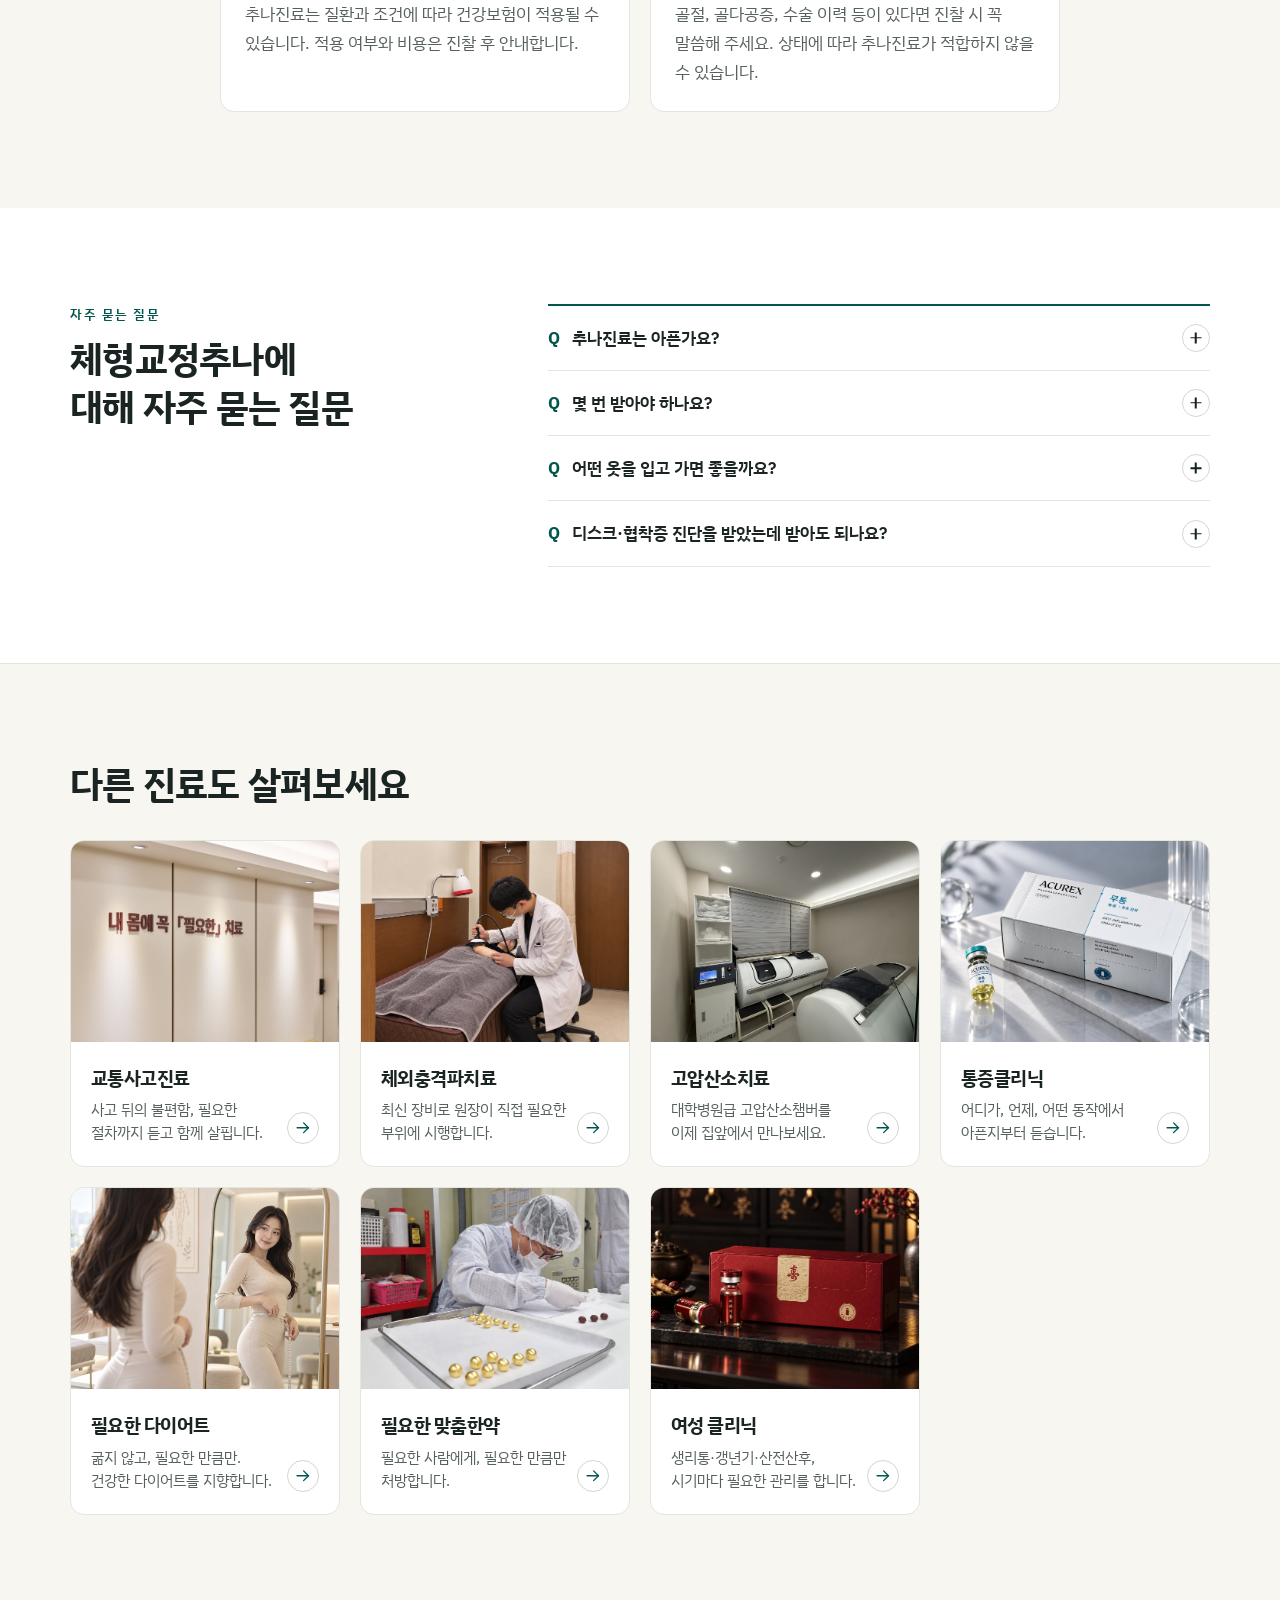
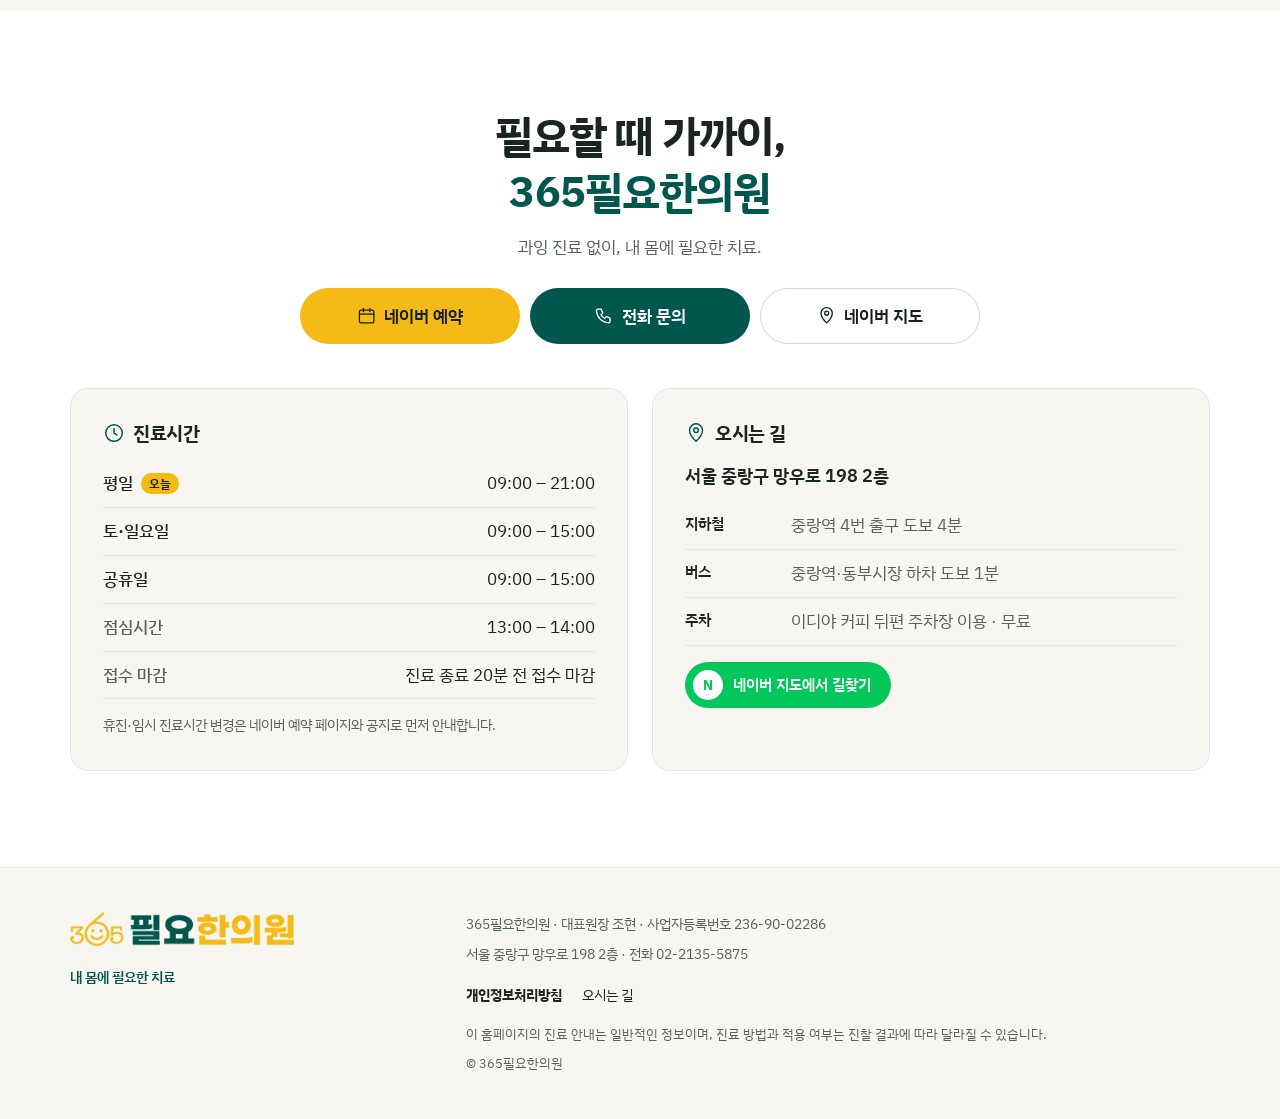
<file: treatment-chuna.html>
<!doctype html>
<html lang="ko">
<head>
<meta charset="utf-8">
<meta name="viewport" content="width=device-width, initial-scale=1, viewport-fit=cover">
<title>체형교정추나 안내 | 365필요한의원</title>
<meta name="description" content="365필요한의원 체형교정추나 안내. 자세와 움직임, 생활 습관을 함께 살피고 진찰 결과에 따라 추나진료를 계획합니다.">
<link rel="canonical" href="https://365needhani.com/treatment-chuna.html">
<meta property="og:type" content="website">
<meta property="og:site_name" content="365필요한의원">
<meta property="og:title" content="체형교정추나 안내 | 365필요한의원">
<meta property="og:description" content="365필요한의원 체형교정추나 안내. 자세와 움직임, 생활 습관을 함께 살피고 진찰 결과에 따라 추나진료를 계획합니다.">
<meta property="og:url" content="https://365needhani.com/treatment-chuna.html">
<meta property="og:image" content="https://365needhani.com/assets/img/og-image.jpg">
<meta property="og:locale" content="ko_KR">
<meta name="theme-color" content="#01564D">

<link rel="icon" href="assets/img/favicon.png" type="image/png">
<link rel="apple-touch-icon" href="assets/img/apple-touch-icon.png">
<link rel="preconnect" href="https://fonts.googleapis.com">
<link rel="preconnect" href="https://fonts.gstatic.com" crossorigin>
<link rel="stylesheet" href="https://fonts.googleapis.com/css2?family=IBM+Plex+Sans+KR:wght@400;500;600;700&display=swap">
<link rel="stylesheet" href="assets/css/style.css">
<script type="application/ld+json">{"@context":"https://schema.org","@type":"MedicalClinic","name":"365필요한의원","slogan":"내 몸에 필요한 치료","url":"https://365needhani.com","telephone":"02-2135-5875","logo":"https://365needhani.com/assets/img/logo.png","address":{"@type":"PostalAddress","streetAddress":"서울 중랑구 망우로 198 2층","addressCountry":"KR"},"medicalSpecialty":"Korean medicine","availableService":[{"@type":"MedicalTherapy","name":"교통사고진료"},{"@type":"MedicalTherapy","name":"체형교정추나"},{"@type":"MedicalTherapy","name":"체외충격파치료"},{"@type":"MedicalTherapy","name":"고압산소치료"},{"@type":"MedicalTherapy","name":"통증클리닉"},{"@type":"MedicalTherapy","name":"필요한 다이어트"},{"@type":"MedicalTherapy","name":"필요한 맞춤한약"},{"@type":"MedicalTherapy","name":"여성 클리닉"}]}</script>
</head>
<body>
<a class="skip" href="#main">본문 바로가기</a>

<header class="site-header">
  <div class="wrap header-inner">
    <a class="logo" href="index.html"><img src="assets/img/logo.png" alt="365필요한의원" width="1108" height="168"></a>
    <div class="header-side">
      <a class="header-phone" href="tel:02-2135-5875" data-track="call-header"><svg viewBox="0 0 24 24" fill="none" stroke="currentColor" stroke-width="1.6" stroke-linecap="round" stroke-linejoin="round" aria-hidden="true"><path d="M5 4h4l2 5-2.5 1.5a11 11 0 0 0 5 5L15 13l5 2v4a2 2 0 0 1-2 2A16 16 0 0 1 3 6a2 2 0 0 1 2-2z"/></svg><span>02-2135-5875</span></a>
      <a class="btn btn-yellow btn-sm nav-cta" href="https://naver.me/GXFbSCK0" target="_blank" rel="noopener" data-track="reserve-header">네이버 예약</a>
      <button class="nav-toggle" type="button" aria-expanded="false" aria-controls="site-nav"><span class="sr-only">메뉴 열기</span><span class="bars" aria-hidden="true"></span></button>
    </div>
    <nav id="site-nav" class="site-nav" aria-label="주 메뉴">
      <ul class="nav-list">
        
        <li><a href="about.html">한의원 소개</a></li>
        <li class="has-sub is-active">
          <a href="index.html#treatments">진료 안내</a>
          <ul class="sub">
            <li><a href="treatment-traffic-accident.html">교통사고진료</a></li><li><a href="treatment-chuna.html" aria-current="page">체형교정추나</a></li><li><a href="treatment-eswt.html">체외충격파치료</a></li><li><a href="treatment-hbot.html">고압산소치료</a></li><li><a href="treatment-pain.html">통증클리닉</a></li><li><a href="treatment-diet.html">필요한 다이어트</a></li><li><a href="treatment-herbal.html">필요한 맞춤한약</a></li><li><a href="treatment-women.html">여성 클리닉</a></li>
          </ul>
        </li>
        <li><a href="location.html">오시는 길</a></li>
      </ul>
      <div class="nav-mobile-actions">
        <a class="btn btn-yellow" href="https://naver.me/GXFbSCK0" target="_blank" rel="noopener" data-track="reserve-menu">네이버 예약</a>
        <a class="btn btn-line" href="tel:02-2135-5875" data-track="call-menu">02-2135-5875</a>
      </div>
    </nav>
  </div>
</header>
<main id="main">

<section class="page-hero">
  <div class="wrap page-hero-grid">
    <div>
      <nav class="crumbs" aria-label="현재 위치"><a href="index.html">홈</a><span aria-hidden="true">/</span><a href="index.html#treatments">진료 안내</a><span aria-hidden="true">/</span><span>체형교정추나</span></nav>
      <p class="eyebrow">Posture &amp; Chuna</p>
      <h1 class="page-title">자세와 움직임을 함께 살피는<br>체형교정추나</h1>
      <p class="page-lead">체형 고민과 움직일 때의 불편을 나누어 살피고, 진찰 결과에 따라 필요한 추나진료를 계획합니다.</p>
      <div class="hero-actions"><a class="btn btn-yellow " href="https://naver.me/GXFbSCK0" target="_blank" rel="noopener" data-track="reserve-chuna"><svg viewBox="0 0 24 24" fill="none" stroke="currentColor" stroke-width="1.6" stroke-linecap="round" stroke-linejoin="round" aria-hidden="true"><rect x="3" y="5" width="18" height="16" rx="2"/><path d="M3 10h18M8 3v4M16 3v4"/></svg>진료 예약하기</a><a class="btn btn-green " href="tel:02-2135-5875" data-track="call-chuna"><svg viewBox="0 0 24 24" fill="none" stroke="currentColor" stroke-width="1.6" stroke-linecap="round" stroke-linejoin="round" aria-hidden="true"><path d="M5 4h4l2 5-2.5 1.5a11 11 0 0 0 5 5L15 13l5 2v4a2 2 0 0 1-2 2A16 16 0 0 1 3 6a2 2 0 0 1 2-2z"/></svg>전화 문의</a></div>
    </div>
    <img class="photo page-hero-photo" src="assets/img/chuna.jpg" alt="" data-desc="assets/img/chuna.jpg" loading="lazy" style="aspect-ratio:4 / 3">
  </div>
</section>

<section class="sec sec-white" aria-labelledby="sym-title">
  <div class="wrap">
    
<div class="sec-head">
  <p class="eyebrow">이런 분께 필요합니다</p>
  <h2 id="sym-title">이런 고민이 있다면</h2>
  
</div>
    
<ul class="symptoms"><li><svg viewBox="0 0 24 24" fill="none" stroke="currentColor" stroke-width="1.6" stroke-linecap="round" stroke-linejoin="round" aria-hidden="true"><path d="M5 12l5 5L20 7"/></svg><span>어깨 높이나 골반이 좌우로 달라 보임</span></li><li><svg viewBox="0 0 24 24" fill="none" stroke="currentColor" stroke-width="1.6" stroke-linecap="round" stroke-linejoin="round" aria-hidden="true"><path d="M5 12l5 5L20 7"/></svg><span>거북목·굽은 등이 신경 쓰임</span></li><li><svg viewBox="0 0 24 24" fill="none" stroke="currentColor" stroke-width="1.6" stroke-linecap="round" stroke-linejoin="round" aria-hidden="true"><path d="M5 12l5 5L20 7"/></svg><span>앉아 있으면 목·허리가 불편함</span></li><li><svg viewBox="0 0 24 24" fill="none" stroke="currentColor" stroke-width="1.6" stroke-linecap="round" stroke-linejoin="round" aria-hidden="true"><path d="M5 12l5 5L20 7"/></svg><span>특정 동작에서 걸리거나 뻐근함</span></li><li><svg viewBox="0 0 24 24" fill="none" stroke="currentColor" stroke-width="1.6" stroke-linecap="round" stroke-linejoin="round" aria-hidden="true"><path d="M5 12l5 5L20 7"/></svg><span>오래 같은 자세로 일한 뒤 불편이 심해짐</span></li><li><svg viewBox="0 0 24 24" fill="none" stroke="currentColor" stroke-width="1.6" stroke-linecap="round" stroke-linejoin="round" aria-hidden="true"><path d="M5 12l5 5L20 7"/></svg><span>운동할 때 한쪽만 불편함</span></li></ul>
  </div>
</section>

<section class="split-block" aria-label="체형보다 먼저, 어떻게 움직이는지를 봅니다">
  <div class="split-green">
    <div class="split-inner">
      <p class="eyebrow eyebrow-light">진찰에서 먼저 확인하는 것</p>
      <h2 class="split-title">체형보다 먼저, 어떻게 움직이는지를 봅니다</h2>
      <ol class="num-list"><li>어떤 자세에서 불편한가요?</li><li>움직일 때 달라지는 부분이 있나요?</li><li>평소 생활에서 반복하는 자세는 무엇인가요?</li><li>불편이 시작된 계기가 있나요?</li></ol>
      
    </div>
  </div>
  <div class="split-white">
    <div class="split-inner">
      <div class="split-card"><h3>체형 고민과 기능 불편은 다릅니다</h3><p>보기에 틀어져 보이는 것과 움직일 때 불편한 것은 살피는 방법도, 필요한 진료도 다릅니다. 두 가지를 나누어 확인합니다.</p></div><div class="split-card"><h3>필요하지 않으면 권하지 않습니다</h3><p>진찰 결과 추나가 필요하지 않다고 판단되면 그대로 말씀드리고, 생활에서 신경 쓸 부분만 안내합니다.</p></div>
    </div>
  </div>
</section>

<section class="sec sec-white" aria-labelledby="process-title">
  <div class="wrap">
    
<div class="sec-head">
  <p class="eyebrow">진료 과정</p>
  <h2 id="process-title">체형교정추나는 이렇게 진행됩니다</h2>
  
</div>
    
<ol class="steps steps-4">
  <li class="step"><span class="step-num" aria-hidden="true">1</span><h3>상태 확인</h3><p>자세와 움직임, 불편한 동작을 함께 확인합니다.</p></li><li class="step"><span class="step-num" aria-hidden="true">2</span><h3>추나진료 설명</h3><p>진찰 결과에 따라 추나진료가 필요한지, 어떤 방식으로 진행하는지 설명합니다.</p></li><li class="step"><span class="step-num" aria-hidden="true">3</span><h3>추나진료</h3><p>설명드린 계획에 따라 진료하고, 진료 중 불편함은 바로 말씀해 주시면 됩니다.</p></li><li class="step"><span class="step-num" aria-hidden="true">4</span><h3>생활 안내</h3><p>평소 자세와 생활 습관에서 함께 신경 쓸 부분을 안내합니다.</p></li>
</ol>
  </div>
</section>

<section class="sec " aria-labelledby="info-title">
  <div class="wrap narrow">
    
<div class="sec-head">
  <p class="eyebrow">진료 설명</p>
  <h2 id="info-title">체형교정추나는 어떻게 진료하나요?</h2>
  
</div>
    <div class="info-block"><h3>추나진료란</h3><p>추나진료는 한의사가 손이나 신체 일부, 보조 기구를 이용해 척추와 관절, 근육을 살피고 진료하는 한의 치료입니다.</p><p>진료 방법과 횟수는 진찰 결과에 따라 달라지며, 진료 전에 목적과 과정을 먼저 설명드립니다.</p></div>
  </div>
</section>

<section class="sec sec-white" aria-labelledby="methods-title">
  <div class="wrap">
    
<div class="sec-head">
  <p class="eyebrow">함께 하는 치료</p>
  <h2 id="methods-title">체형교정추나에서 필요에 따라 병행하는 치료</h2>
  
</div>
    
<ul class="methods">
  <li><span class="m-icon"><svg viewBox="0 0 24 24" fill="none" stroke="currentColor" stroke-width="1.6" stroke-linecap="round" stroke-linejoin="round" aria-hidden="true"><path d="M8 12V6.5a1.5 1.5 0 0 1 3 0V11"/><path d="M11 10V5a1.5 1.5 0 0 1 3 0v6"/><path d="M14 10.5V7a1.5 1.5 0 0 1 3 0v6.5"/><path d="M8 12v-1a1.5 1.5 0 0 0-3 0v4a7 7 0 0 0 7 7h1a7 7 0 0 0 7-7v-1.5"/></svg></span><span class="m-name">추나</span><span class="m-en">Chuna Manual</span></li><li><span class="m-icon"><svg viewBox="0 0 24 24" fill="none" stroke="currentColor" stroke-width="1.6" stroke-linecap="round" stroke-linejoin="round" aria-hidden="true"><path d="M4 20 14 10"/><path d="M12 8l4 4"/><path d="M14 6l4 4"/><path d="M17 3l4 4"/></svg></span><span class="m-name">침</span><span class="m-en">Acupuncture</span></li><li><span class="m-icon"><svg viewBox="0 0 24 24" fill="none" stroke="currentColor" stroke-width="1.6" stroke-linecap="round" stroke-linejoin="round" aria-hidden="true"><path d="M12 3s6 6.5 6 11a6 6 0 0 1-12 0c0-4.5 6-11 6-11z"/><path d="M9.5 14.5a2.5 2.5 0 0 0 2 2.3"/></svg></span><span class="m-name">약침</span><span class="m-en">Pharmacopuncture</span></li><li><span class="m-icon"><svg viewBox="0 0 24 24" fill="none" stroke="currentColor" stroke-width="1.6" stroke-linecap="round" stroke-linejoin="round" aria-hidden="true"><path d="M6 8h12v6a6 6 0 0 1-12 0z"/><path d="M6 8c0-2 2.7-3 6-3s6 1 6 3"/><path d="M9 21h6"/></svg></span><span class="m-name">부항</span><span class="m-en">Cupping</span></li><li><span class="m-icon"><svg viewBox="0 0 24 24" fill="none" stroke="currentColor" stroke-width="1.6" stroke-linecap="round" stroke-linejoin="round" aria-hidden="true"><path d="M4 18h16"/><path d="M6 18v-6h12v6"/><path d="M9 12V9a3 3 0 0 1 6 0v3"/></svg></span><span class="m-name">물리치료</span><span class="m-en">Physical Therapy</span></li>
</ul>
<p class="fine">추나진료와 함께 필요한 경우에만 다른 치료를 병행합니다.</p>
  </div>
</section>

<section class="sec " aria-labelledby="notes-title">
  <div class="wrap narrow">
    
<div class="sec-head">
  <p class="eyebrow">비용 · 주의사항</p>
  <h2 id="notes-title">진료 전 알아두세요</h2>
  
</div>
    <div class="notes"><div class="note"><h3>비용</h3><p>추나진료는 질환과 조건에 따라 건강보험이 적용될 수 있습니다. 적용 여부와 비용은 진찰 후 안내합니다.</p></div><div class="note"><h3>함께 알아두세요</h3><p>골절, 골다공증, 수술 이력 등이 있다면 진찰 시 꼭 말씀해 주세요. 상태에 따라 추나진료가 적합하지 않을 수 있습니다.</p></div></div>
  </div>
</section>

<section class="sec sec-white" aria-labelledby="tfaq-title">
  <div class="wrap faq-grid">
    
<div class="sec-head">
  <p class="eyebrow">자주 묻는 질문</p>
  <h2 id="tfaq-title">체형교정추나에 대해 자주 묻는 질문</h2>
  
</div>
    
<div class="faq-list">
  
  <details class="faq">
    <summary><span class="faq-q">추나진료는 아픈가요?</span><span class="faq-icon" aria-hidden="true"></span></summary>
    <div class="faq-a"><p>진료 중 느낌은 사람과 상태에 따라 다릅니다. 불편하거나 아프면 바로 말씀해 주시면 강도와 방법을 조절합니다.</p></div>
  </details>
  <details class="faq">
    <summary><span class="faq-q">몇 번 받아야 하나요?</span><span class="faq-icon" aria-hidden="true"></span></summary>
    <div class="faq-a"><p>필요한 횟수는 진찰 결과와 진료 경과에 따라 달라집니다. 진료 계획을 설명드릴 때 함께 안내합니다.</p></div>
  </details>
  <details class="faq">
    <summary><span class="faq-q">어떤 옷을 입고 가면 좋을까요?</span><span class="faq-icon" aria-hidden="true"></span></summary>
    <div class="faq-a"><p>움직이기 편한 옷이면 충분합니다. 필요한 경우 진료복을 준비해 드립니다.</p></div>
  </details>
  <details class="faq">
    <summary><span class="faq-q">디스크·협착증 진단을 받았는데 받아도 되나요?</span><span class="faq-icon" aria-hidden="true"></span></summary>
    <div class="faq-a"><p>디스크·협착증에도 추나 진료가 가능합니다. 진단명만으로 정하지 않고 현재 상태를 진찰한 뒤 판단합니다.</p></div>
  </details>
</div>
  </div>
</section>


<section class="sec sec-line" aria-labelledby="other-title">
  <div class="wrap">
    
<div class="sec-head">
  
  <h2 id="other-title">다른 진료도 살펴보세요</h2>
  
</div>
    
<ul class="t-cards">
  
  <li class="t-card">
    <a href="treatment-traffic-accident.html">
      <img class="photo " src="assets/img/traffic.jpg" alt="" data-desc="assets/img/traffic.jpg" loading="lazy" style="aspect-ratio:4 / 3">
      <span class="t-card-body">
        <span class="t-card-name">교통사고진료</span>
        <span class="t-card-copy">사고 뒤의 불편함, 필요한 절차까지 듣고 함께 살핍니다.</span>
        <span class="t-card-arrow" aria-hidden="true"><svg viewBox="0 0 24 24" fill="none" stroke="currentColor" stroke-width="1.6" stroke-linecap="round" stroke-linejoin="round" aria-hidden="true"><path d="M5 12h14"/><path d="M13 6l6 6-6 6"/></svg></span>
      </span>
    </a>
  </li>
  <li class="t-card">
    <a href="treatment-eswt.html">
      <img class="photo " src="assets/img/eswt.jpg" alt="" data-desc="assets/img/eswt.jpg" loading="lazy" style="aspect-ratio:4 / 3">
      <span class="t-card-body">
        <span class="t-card-name">체외충격파치료</span>
        <span class="t-card-copy">최신 장비로 원장이 직접 필요한 부위에 시행합니다.</span>
        <span class="t-card-arrow" aria-hidden="true"><svg viewBox="0 0 24 24" fill="none" stroke="currentColor" stroke-width="1.6" stroke-linecap="round" stroke-linejoin="round" aria-hidden="true"><path d="M5 12h14"/><path d="M13 6l6 6-6 6"/></svg></span>
      </span>
    </a>
  </li>
  <li class="t-card">
    <a href="treatment-hbot.html">
      <img class="photo " src="assets/img/hbot-card.jpg" alt="" data-desc="assets/img/hbot-card.jpg" loading="lazy" style="aspect-ratio:4 / 3">
      <span class="t-card-body">
        <span class="t-card-name">고압산소치료</span>
        <span class="t-card-copy">대학병원급 고압산소챔버를 이제 집앞에서 만나보세요.</span>
        <span class="t-card-arrow" aria-hidden="true"><svg viewBox="0 0 24 24" fill="none" stroke="currentColor" stroke-width="1.6" stroke-linecap="round" stroke-linejoin="round" aria-hidden="true"><path d="M5 12h14"/><path d="M13 6l6 6-6 6"/></svg></span>
      </span>
    </a>
  </li>
  <li class="t-card">
    <a href="treatment-pain.html">
      <img class="photo " src="assets/img/pain.jpg" alt="" data-desc="assets/img/pain.jpg" loading="lazy" style="aspect-ratio:4 / 3">
      <span class="t-card-body">
        <span class="t-card-name">통증클리닉</span>
        <span class="t-card-copy">어디가, 언제, 어떤 동작에서 아픈지부터 듣습니다.</span>
        <span class="t-card-arrow" aria-hidden="true"><svg viewBox="0 0 24 24" fill="none" stroke="currentColor" stroke-width="1.6" stroke-linecap="round" stroke-linejoin="round" aria-hidden="true"><path d="M5 12h14"/><path d="M13 6l6 6-6 6"/></svg></span>
      </span>
    </a>
  </li>
  <li class="t-card">
    <a href="treatment-diet.html">
      <img class="photo " src="assets/img/diet.jpg" alt="" data-desc="assets/img/diet.jpg" loading="lazy" style="aspect-ratio:4 / 3">
      <span class="t-card-body">
        <span class="t-card-name">필요한 다이어트</span>
        <span class="t-card-copy">굶지 않고, 필요한 만큼만. 건강한 다이어트를 지향합니다.</span>
        <span class="t-card-arrow" aria-hidden="true"><svg viewBox="0 0 24 24" fill="none" stroke="currentColor" stroke-width="1.6" stroke-linecap="round" stroke-linejoin="round" aria-hidden="true"><path d="M5 12h14"/><path d="M13 6l6 6-6 6"/></svg></span>
      </span>
    </a>
  </li>
  <li class="t-card">
    <a href="treatment-herbal.html">
      <img class="photo " src="assets/img/herbal.jpg" alt="" data-desc="assets/img/herbal.jpg" loading="lazy" style="aspect-ratio:4 / 3">
      <span class="t-card-body">
        <span class="t-card-name">필요한 맞춤한약</span>
        <span class="t-card-copy">필요한 사람에게, 필요한 만큼만 처방합니다.</span>
        <span class="t-card-arrow" aria-hidden="true"><svg viewBox="0 0 24 24" fill="none" stroke="currentColor" stroke-width="1.6" stroke-linecap="round" stroke-linejoin="round" aria-hidden="true"><path d="M5 12h14"/><path d="M13 6l6 6-6 6"/></svg></span>
      </span>
    </a>
  </li>
  <li class="t-card">
    <a href="treatment-women.html">
      <img class="photo " src="assets/img/women.jpg" alt="" data-desc="assets/img/women.jpg" loading="lazy" style="aspect-ratio:4 / 3">
      <span class="t-card-body">
        <span class="t-card-name">여성 클리닉</span>
        <span class="t-card-copy">생리통·갱년기·산전산후, 시기마다 필요한 관리를 합니다.</span>
        <span class="t-card-arrow" aria-hidden="true"><svg viewBox="0 0 24 24" fill="none" stroke="currentColor" stroke-width="1.6" stroke-linecap="round" stroke-linejoin="round" aria-hidden="true"><path d="M5 12h14"/><path d="M13 6l6 6-6 6"/></svg></span>
      </span>
    </a>
  </li>
</ul>
  </div>
</section>

<section class="visit" aria-labelledby="visit-title">
  <div class="wrap">
    <div class="visit-cta">
      <h2 id="visit-title" class="visit-title">필요할 때 가까이,<br><span class="accent">365필요한의원</span></h2>
      <p class="visit-sub">과잉 진료 없이, 내 몸에 필요한 치료.</p>
      <div class="visit-actions">
        <a class="btn btn-yellow btn-lg" href="https://naver.me/GXFbSCK0" target="_blank" rel="noopener" data-track="reserve-visit"><svg viewBox="0 0 24 24" fill="none" stroke="currentColor" stroke-width="1.6" stroke-linecap="round" stroke-linejoin="round" aria-hidden="true"><rect x="3" y="5" width="18" height="16" rx="2"/><path d="M3 10h18M8 3v4M16 3v4"/></svg>네이버 예약</a>
        <a class="btn btn-green btn-lg" href="tel:02-2135-5875" data-track="call-visit"><svg viewBox="0 0 24 24" fill="none" stroke="currentColor" stroke-width="1.6" stroke-linecap="round" stroke-linejoin="round" aria-hidden="true"><path d="M5 4h4l2 5-2.5 1.5a11 11 0 0 0 5 5L15 13l5 2v4a2 2 0 0 1-2 2A16 16 0 0 1 3 6a2 2 0 0 1 2-2z"/></svg>전화 문의</a>
        <a class="btn btn-line btn-lg" href="https://naver.me/FLyvfNd8" target="_blank" rel="noopener" data-track="map-visit"><svg viewBox="0 0 24 24" fill="none" stroke="currentColor" stroke-width="1.6" stroke-linecap="round" stroke-linejoin="round" aria-hidden="true"><path d="M12 21s7-6.5 7-12a7 7 0 0 0-14 0c0 5.5 7 12 7 12z"/><circle cx="12" cy="9" r="2.5"/></svg>네이버 지도</a>
      </div>
    </div>
    <div class="visit-grid">
      <div class="visit-card">
        <h3 class="visit-h"><svg viewBox="0 0 24 24" fill="none" stroke="currentColor" stroke-width="1.6" stroke-linecap="round" stroke-linejoin="round" aria-hidden="true"><circle cx="12" cy="12" r="9"/><path d="M12 7v5l3 2"/></svg>진료시간</h3>
        
<dl class="hours">
  <div class="hours-row" data-day="평일"><dt>평일</dt><dd>09:00 – 21:00</dd></div><div class="hours-row" data-day="토·일요일"><dt>토·일요일</dt><dd>09:00 – 15:00</dd></div><div class="hours-row" data-day="공휴일"><dt>공휴일</dt><dd>09:00 – 15:00</dd></div>
  <div class="hours-row hours-sub"><dt>점심시간</dt><dd>13:00 – 14:00</dd></div>
  <div class="hours-row hours-sub"><dt>접수 마감</dt><dd>진료 종료 20분 전 접수 마감</dd></div>
</dl>
        <p class="visit-note">휴진·임시 진료시간 변경은 네이버 예약 페이지와 공지로 먼저 안내합니다.</p>
      </div>
      <div class="visit-card">
        <h3 class="visit-h"><svg viewBox="0 0 24 24" fill="none" stroke="currentColor" stroke-width="1.6" stroke-linecap="round" stroke-linejoin="round" aria-hidden="true"><path d="M12 21s7-6.5 7-12a7 7 0 0 0-14 0c0 5.5 7 12 7 12z"/><circle cx="12" cy="9" r="2.5"/></svg>오시는 길</h3>
        <p class="visit-addr">서울 중랑구 망우로 198 2층</p>
        <dl class="spec spec-sm">
          <div><dt>지하철</dt><dd>중랑역 4번 출구 도보 4분</dd></div><div><dt>버스</dt><dd>중랑역·동부시장 하차 도보 1분</dd></div>
          <div><dt>주차</dt><dd>이디야 커피 뒤편 주차장 이용 · 무료</dd></div>
        </dl>
        <div class="map-btns">
          <a class="map-btn map-naver" href="https://naver.me/FLyvfNd8" target="_blank" rel="noopener" data-track="map-naver"><b>N</b>네이버 지도에서 길찾기</a>
        </div>
      </div>
    </div>
  </div>
</section>
</main>

<footer class="site-footer">
  <div class="wrap footer-inner">
    <div class="footer-brand">
      <a class="logo" href="index.html"><img src="assets/img/logo-light-bg.png" alt="365필요한의원" width="1108" height="168"></a>
      <p class="footer-slogan">내 몸에 필요한 치료</p>
    </div>
    <div class="footer-info">
      <p>365필요한의원 · 대표원장 조현 · 사업자등록번호 236-90-02286</p>
      <p>서울 중랑구 망우로 198 2층 · 전화 02-2135-5875</p>
      <p class="footer-links"><a href="index.html"><b>개인정보처리방침</b></a><a href="location.html">오시는 길</a></p>
      <p class="footer-legal">이 홈페이지의 진료 안내는 일반적인 정보이며, 진료 방법과 적용 여부는 진찰 결과에 따라 달라질 수 있습니다.</p>
      <p class="footer-copy">© 365필요한의원</p>
    </div>
  </div>
</footer>

<nav class="mobile-bar" aria-label="빠른 연결">
  <a href="tel:02-2135-5875" data-track="call-mobile"><svg viewBox="0 0 24 24" fill="none" stroke="currentColor" stroke-width="1.6" stroke-linecap="round" stroke-linejoin="round" aria-hidden="true"><path d="M5 4h4l2 5-2.5 1.5a11 11 0 0 0 5 5L15 13l5 2v4a2 2 0 0 1-2 2A16 16 0 0 1 3 6a2 2 0 0 1 2-2z"/></svg>전화 문의</a>
  <a class="is-main" href="https://naver.me/GXFbSCK0" target="_blank" rel="noopener" data-track="reserve-mobile"><svg viewBox="0 0 24 24" fill="none" stroke="currentColor" stroke-width="1.6" stroke-linecap="round" stroke-linejoin="round" aria-hidden="true"><rect x="3" y="5" width="18" height="16" rx="2"/><path d="M3 10h18M8 3v4M16 3v4"/></svg>예약하기</a>
  <a href="https://naver.me/FLyvfNd8" target="_blank" rel="noopener" data-track="map-mobile"><svg viewBox="0 0 24 24" fill="none" stroke="currentColor" stroke-width="1.6" stroke-linecap="round" stroke-linejoin="round" aria-hidden="true"><path d="M12 21s7-6.5 7-12a7 7 0 0 0-14 0c0 5.5 7 12 7 12z"/><circle cx="12" cy="9" r="2.5"/></svg>오시는 길</a>
</nav>
<script src="assets/js/main.js" defer></script>
</body>
</html>
</file>
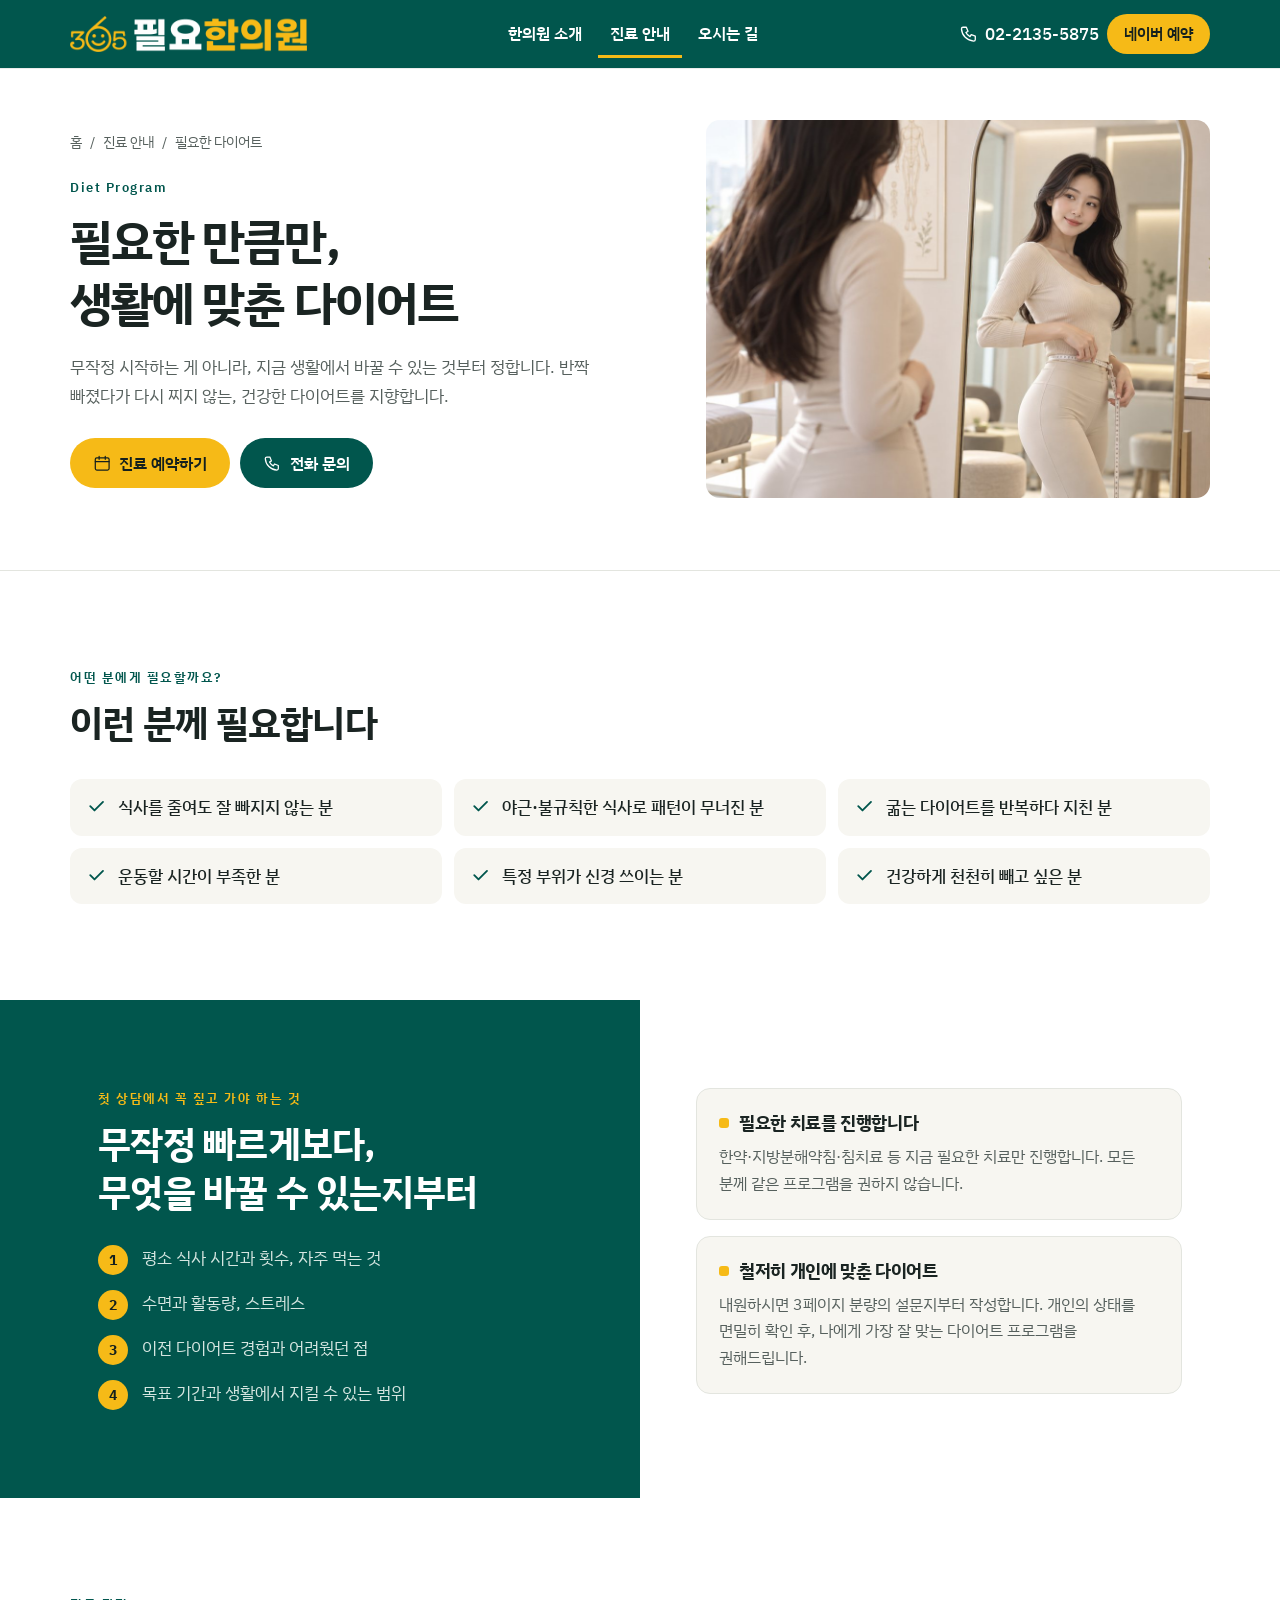
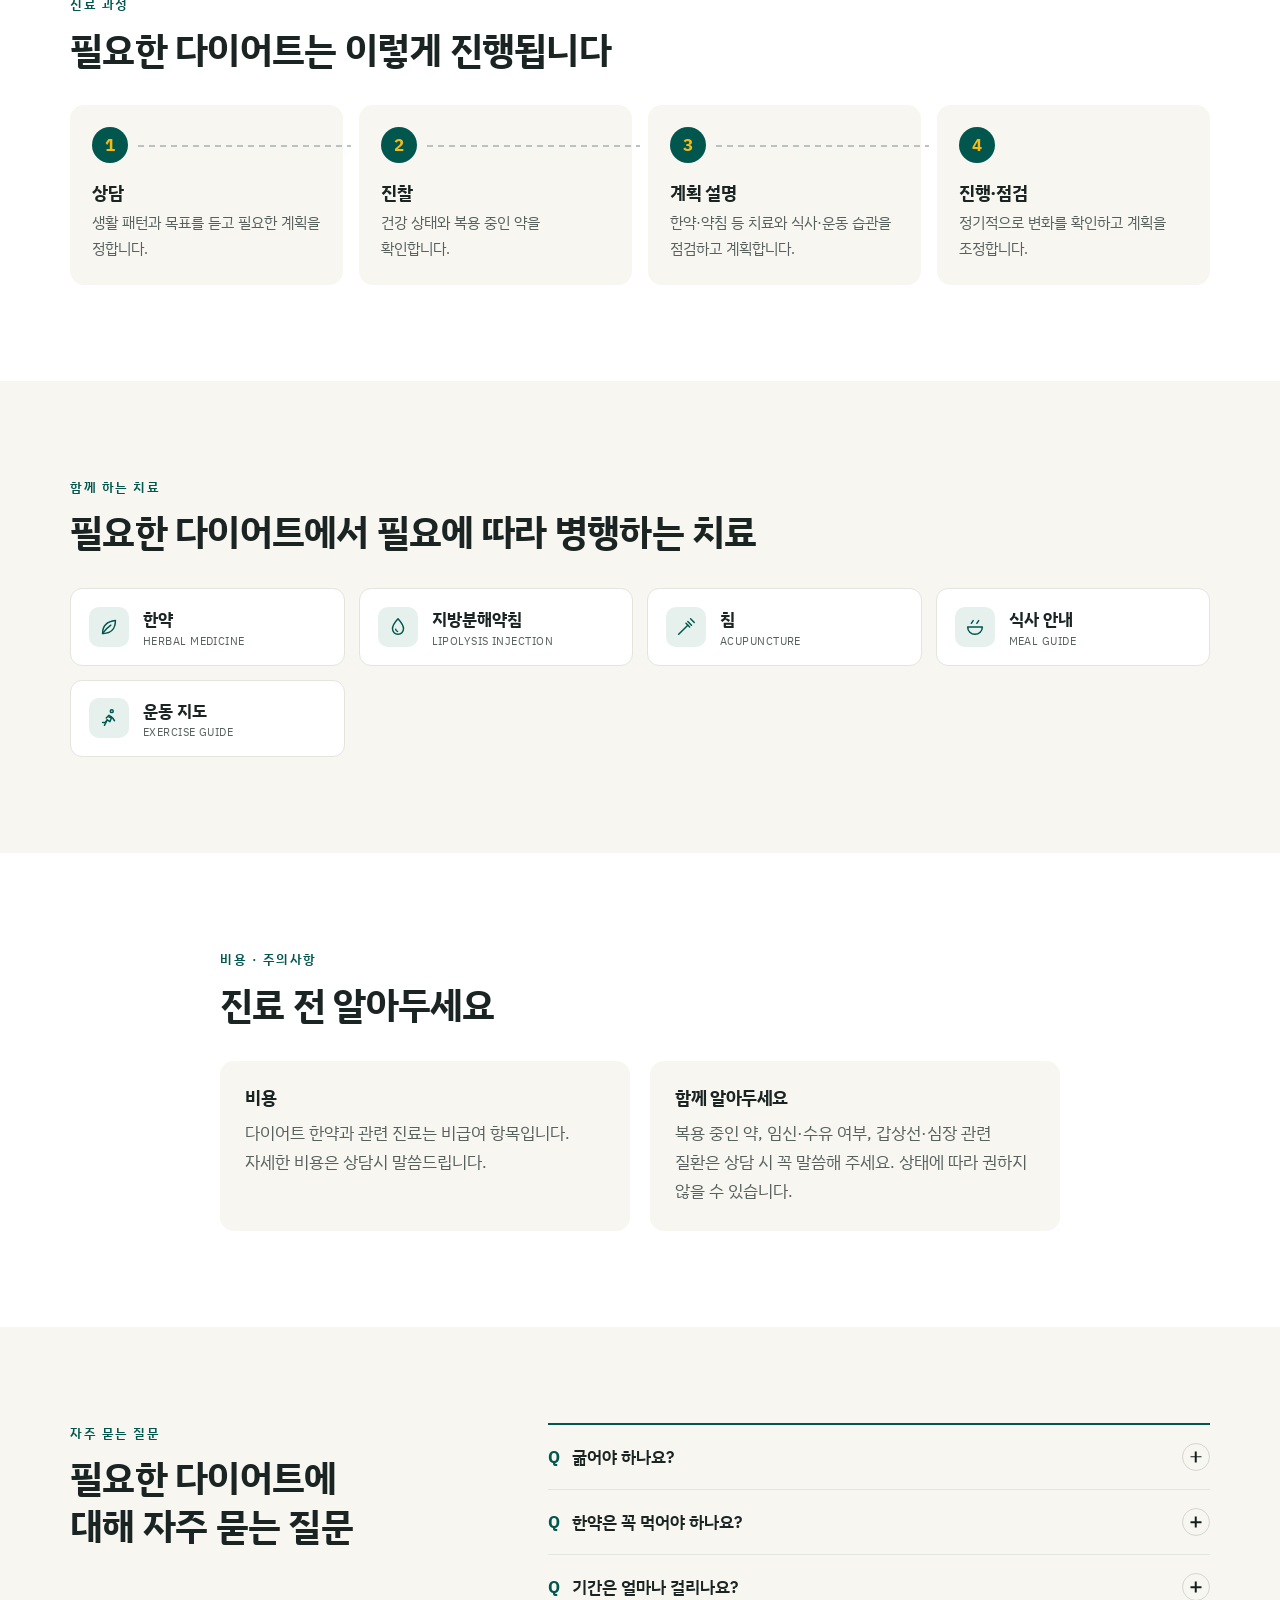
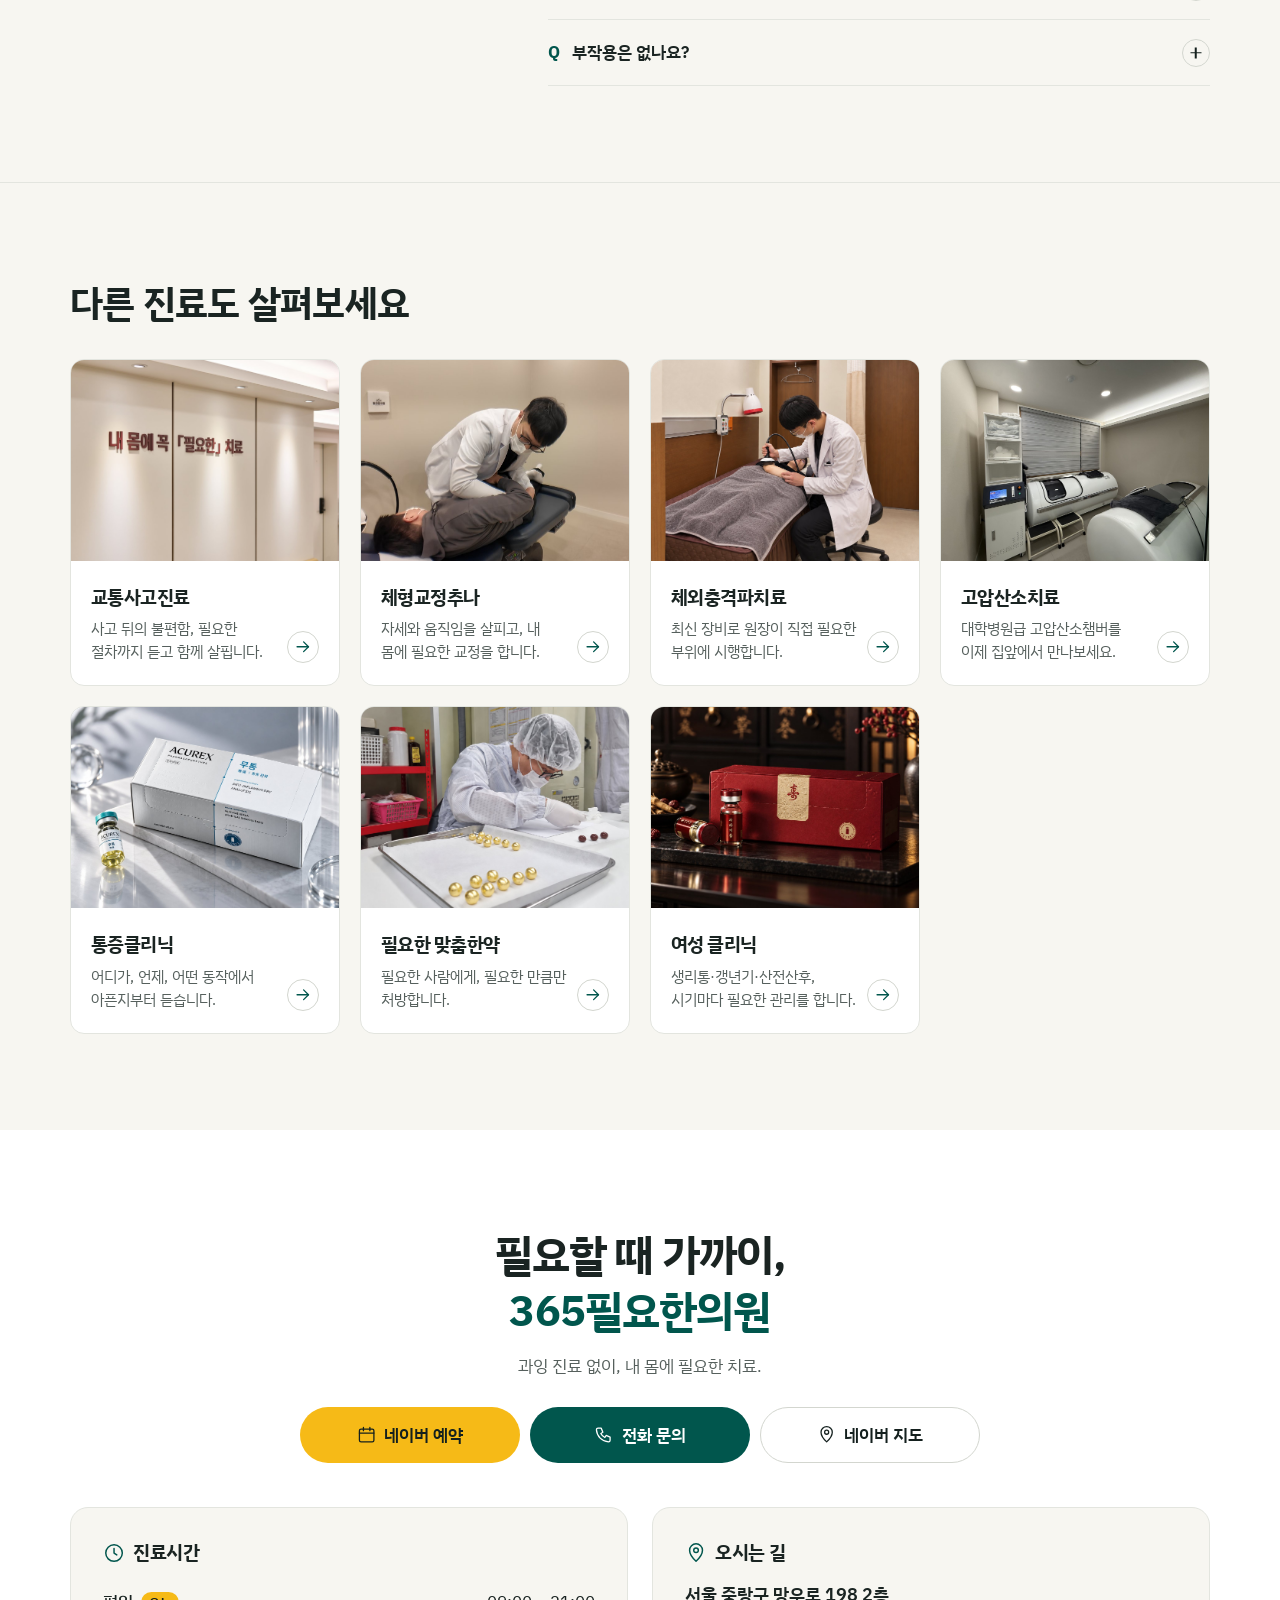
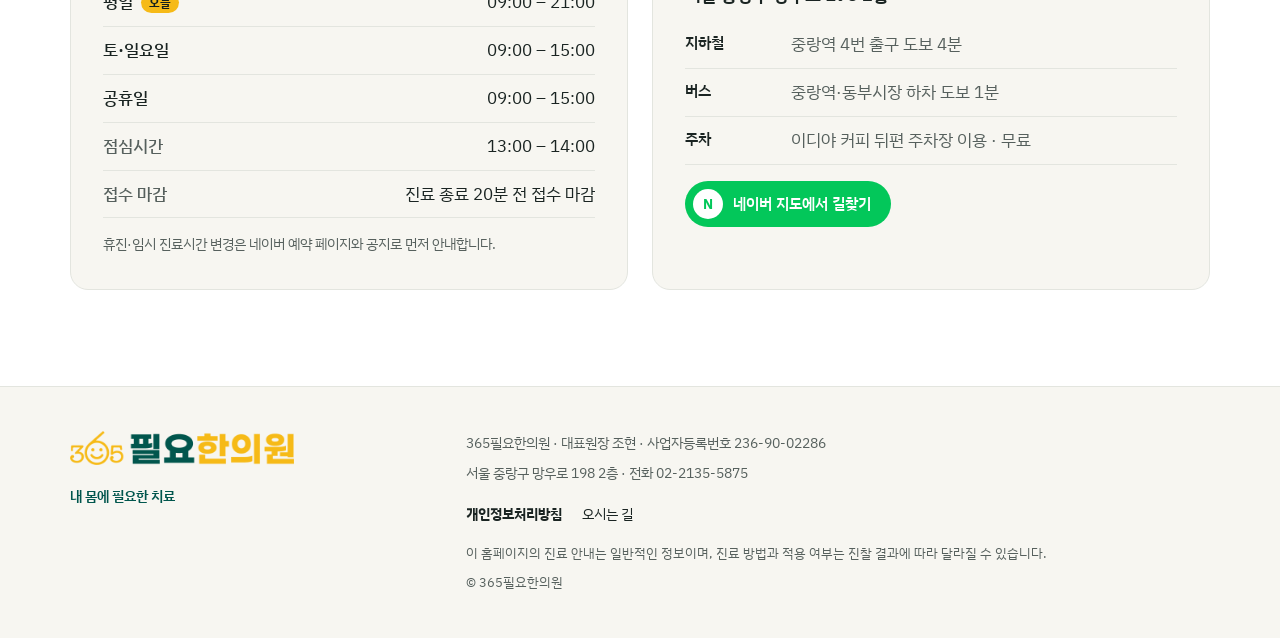
<file: treatment-diet.html>
<!doctype html>
<html lang="ko">
<head>
<meta charset="utf-8">
<meta name="viewport" content="width=device-width, initial-scale=1, viewport-fit=cover">
<title>필요한 다이어트 안내 | 365필요한의원</title>
<meta name="description" content="365필요한의원 다이어트 안내. 생활 패턴을 먼저 살피고 한약·침·식사 안내를 필요한 만큼 조합해 계획합니다.">
<link rel="canonical" href="https://365needhani.com/treatment-diet.html">
<meta property="og:type" content="website">
<meta property="og:site_name" content="365필요한의원">
<meta property="og:title" content="필요한 다이어트 안내 | 365필요한의원">
<meta property="og:description" content="365필요한의원 다이어트 안내. 생활 패턴을 먼저 살피고 한약·침·식사 안내를 필요한 만큼 조합해 계획합니다.">
<meta property="og:url" content="https://365needhani.com/treatment-diet.html">
<meta property="og:image" content="https://365needhani.com/assets/img/og-image.jpg">
<meta property="og:locale" content="ko_KR">
<meta name="theme-color" content="#01564D">

<link rel="icon" href="assets/img/favicon.png" type="image/png">
<link rel="apple-touch-icon" href="assets/img/apple-touch-icon.png">
<link rel="preconnect" href="https://fonts.googleapis.com">
<link rel="preconnect" href="https://fonts.gstatic.com" crossorigin>
<link rel="stylesheet" href="https://fonts.googleapis.com/css2?family=IBM+Plex+Sans+KR:wght@400;500;600;700&display=swap">
<link rel="stylesheet" href="assets/css/style.css">
<script type="application/ld+json">{"@context":"https://schema.org","@type":"MedicalClinic","name":"365필요한의원","slogan":"내 몸에 필요한 치료","url":"https://365needhani.com","telephone":"02-2135-5875","logo":"https://365needhani.com/assets/img/logo.png","address":{"@type":"PostalAddress","streetAddress":"서울 중랑구 망우로 198 2층","addressCountry":"KR"},"medicalSpecialty":"Korean medicine","availableService":[{"@type":"MedicalTherapy","name":"교통사고진료"},{"@type":"MedicalTherapy","name":"체형교정추나"},{"@type":"MedicalTherapy","name":"체외충격파치료"},{"@type":"MedicalTherapy","name":"고압산소치료"},{"@type":"MedicalTherapy","name":"통증클리닉"},{"@type":"MedicalTherapy","name":"필요한 다이어트"},{"@type":"MedicalTherapy","name":"필요한 맞춤한약"},{"@type":"MedicalTherapy","name":"여성 클리닉"}]}</script>
</head>
<body>
<a class="skip" href="#main">본문 바로가기</a>

<header class="site-header">
  <div class="wrap header-inner">
    <a class="logo" href="index.html"><img src="assets/img/logo.png" alt="365필요한의원" width="1108" height="168"></a>
    <div class="header-side">
      <a class="header-phone" href="tel:02-2135-5875" data-track="call-header"><svg viewBox="0 0 24 24" fill="none" stroke="currentColor" stroke-width="1.6" stroke-linecap="round" stroke-linejoin="round" aria-hidden="true"><path d="M5 4h4l2 5-2.5 1.5a11 11 0 0 0 5 5L15 13l5 2v4a2 2 0 0 1-2 2A16 16 0 0 1 3 6a2 2 0 0 1 2-2z"/></svg><span>02-2135-5875</span></a>
      <a class="btn btn-yellow btn-sm nav-cta" href="https://naver.me/GXFbSCK0" target="_blank" rel="noopener" data-track="reserve-header">네이버 예약</a>
      <button class="nav-toggle" type="button" aria-expanded="false" aria-controls="site-nav"><span class="sr-only">메뉴 열기</span><span class="bars" aria-hidden="true"></span></button>
    </div>
    <nav id="site-nav" class="site-nav" aria-label="주 메뉴">
      <ul class="nav-list">
        
        <li><a href="about.html">한의원 소개</a></li>
        <li class="has-sub is-active">
          <a href="index.html#treatments">진료 안내</a>
          <ul class="sub">
            <li><a href="treatment-traffic-accident.html">교통사고진료</a></li><li><a href="treatment-chuna.html">체형교정추나</a></li><li><a href="treatment-eswt.html">체외충격파치료</a></li><li><a href="treatment-hbot.html">고압산소치료</a></li><li><a href="treatment-pain.html">통증클리닉</a></li><li><a href="treatment-diet.html" aria-current="page">필요한 다이어트</a></li><li><a href="treatment-herbal.html">필요한 맞춤한약</a></li><li><a href="treatment-women.html">여성 클리닉</a></li>
          </ul>
        </li>
        <li><a href="location.html">오시는 길</a></li>
      </ul>
      <div class="nav-mobile-actions">
        <a class="btn btn-yellow" href="https://naver.me/GXFbSCK0" target="_blank" rel="noopener" data-track="reserve-menu">네이버 예약</a>
        <a class="btn btn-line" href="tel:02-2135-5875" data-track="call-menu">02-2135-5875</a>
      </div>
    </nav>
  </div>
</header>
<main id="main">

<section class="page-hero">
  <div class="wrap page-hero-grid">
    <div>
      <nav class="crumbs" aria-label="현재 위치"><a href="index.html">홈</a><span aria-hidden="true">/</span><a href="index.html#treatments">진료 안내</a><span aria-hidden="true">/</span><span>필요한 다이어트</span></nav>
      <p class="eyebrow">Diet Program</p>
      <h1 class="page-title">필요한 만큼만, 생활에 맞춘 다이어트</h1>
      <p class="page-lead">무작정 시작하는 게 아니라, 지금 생활에서 바꿀 수 있는 것부터 정합니다. 반짝 빠졌다가 다시 찌지 않는, 건강한 다이어트를 지향합니다.</p>
      <div class="hero-actions"><a class="btn btn-yellow " href="https://naver.me/GXFbSCK0" target="_blank" rel="noopener" data-track="reserve-diet"><svg viewBox="0 0 24 24" fill="none" stroke="currentColor" stroke-width="1.6" stroke-linecap="round" stroke-linejoin="round" aria-hidden="true"><rect x="3" y="5" width="18" height="16" rx="2"/><path d="M3 10h18M8 3v4M16 3v4"/></svg>진료 예약하기</a><a class="btn btn-green " href="tel:02-2135-5875" data-track="call-diet"><svg viewBox="0 0 24 24" fill="none" stroke="currentColor" stroke-width="1.6" stroke-linecap="round" stroke-linejoin="round" aria-hidden="true"><path d="M5 4h4l2 5-2.5 1.5a11 11 0 0 0 5 5L15 13l5 2v4a2 2 0 0 1-2 2A16 16 0 0 1 3 6a2 2 0 0 1 2-2z"/></svg>전화 문의</a></div>
    </div>
    <img class="photo page-hero-photo" src="assets/img/diet.jpg" alt="" data-desc="assets/img/diet.jpg" loading="lazy" style="aspect-ratio:4 / 3">
  </div>
</section>

<section class="sec sec-white" aria-labelledby="sym-title">
  <div class="wrap">
    
<div class="sec-head">
  <p class="eyebrow">어떤 분에게 필요할까요?</p>
  <h2 id="sym-title">이런 분께 필요합니다</h2>
  
</div>
    
<ul class="symptoms"><li><svg viewBox="0 0 24 24" fill="none" stroke="currentColor" stroke-width="1.6" stroke-linecap="round" stroke-linejoin="round" aria-hidden="true"><path d="M5 12l5 5L20 7"/></svg><span>식사를 줄여도 잘 빠지지 않는 분</span></li><li><svg viewBox="0 0 24 24" fill="none" stroke="currentColor" stroke-width="1.6" stroke-linecap="round" stroke-linejoin="round" aria-hidden="true"><path d="M5 12l5 5L20 7"/></svg><span>야근·불규칙한 식사로 패턴이 무너진 분</span></li><li><svg viewBox="0 0 24 24" fill="none" stroke="currentColor" stroke-width="1.6" stroke-linecap="round" stroke-linejoin="round" aria-hidden="true"><path d="M5 12l5 5L20 7"/></svg><span>굶는 다이어트를 반복하다 지친 분</span></li><li><svg viewBox="0 0 24 24" fill="none" stroke="currentColor" stroke-width="1.6" stroke-linecap="round" stroke-linejoin="round" aria-hidden="true"><path d="M5 12l5 5L20 7"/></svg><span>운동할 시간이 부족한 분</span></li><li><svg viewBox="0 0 24 24" fill="none" stroke="currentColor" stroke-width="1.6" stroke-linecap="round" stroke-linejoin="round" aria-hidden="true"><path d="M5 12l5 5L20 7"/></svg><span>특정 부위가 신경 쓰이는 분</span></li><li><svg viewBox="0 0 24 24" fill="none" stroke="currentColor" stroke-width="1.6" stroke-linecap="round" stroke-linejoin="round" aria-hidden="true"><path d="M5 12l5 5L20 7"/></svg><span>건강하게 천천히 빼고 싶은 분</span></li></ul>
  </div>
</section>

<section class="split-block" aria-label="무작정 빠르게보다, 무엇을 바꿀 수 있는지부터">
  <div class="split-green">
    <div class="split-inner">
      <p class="eyebrow eyebrow-light">첫 상담에서 꼭 짚고 가야 하는 것</p>
      <h2 class="split-title">무작정 빠르게보다, 무엇을 바꿀 수 있는지부터</h2>
      <ol class="num-list"><li>평소 식사 시간과 횟수, 자주 먹는 것</li><li>수면과 활동량, 스트레스</li><li>이전 다이어트 경험과 어려웠던 점</li><li>목표 기간과 생활에서 지킬 수 있는 범위</li></ol>
      
    </div>
  </div>
  <div class="split-white">
    <div class="split-inner">
      <div class="split-card"><h3>필요한 치료를 진행합니다</h3><p>한약·지방분해약침·침치료 등 지금 필요한 치료만 진행합니다. 모든 분께 같은 프로그램을 권하지 않습니다.</p></div><div class="split-card"><h3>철저히 개인에 맞춘 다이어트</h3><p>내원하시면 3페이지 분량의 설문지부터 작성합니다. 개인의 상태를 면밀히 확인 후, 나에게 가장 잘 맞는 다이어트 프로그램을 권해드립니다.</p></div>
    </div>
  </div>
</section>

<section class="sec sec-white" aria-labelledby="process-title">
  <div class="wrap">
    
<div class="sec-head">
  <p class="eyebrow">진료 과정</p>
  <h2 id="process-title">필요한 다이어트는 이렇게 진행됩니다</h2>
  
</div>
    
<ol class="steps steps-4">
  <li class="step"><span class="step-num" aria-hidden="true">1</span><h3>상담</h3><p>생활 패턴과 목표를 듣고 필요한 계획을 정합니다.</p></li><li class="step"><span class="step-num" aria-hidden="true">2</span><h3>진찰</h3><p>건강 상태와 복용 중인 약을 확인합니다.</p></li><li class="step"><span class="step-num" aria-hidden="true">3</span><h3>계획 설명</h3><p>한약·약침 등 치료와 식사·운동 습관을 점검하고 계획합니다.</p></li><li class="step"><span class="step-num" aria-hidden="true">4</span><h3>진행·점검</h3><p>정기적으로 변화를 확인하고 계획을 조정합니다.</p></li>
</ol>
  </div>
</section>

<section class="sec " aria-labelledby="methods-title">
  <div class="wrap">
    
<div class="sec-head">
  <p class="eyebrow">함께 하는 치료</p>
  <h2 id="methods-title">필요한 다이어트에서 필요에 따라 병행하는 치료</h2>
  
</div>
    
<ul class="methods">
  <li><span class="m-icon"><svg viewBox="0 0 24 24" fill="none" stroke="currentColor" stroke-width="1.6" stroke-linecap="round" stroke-linejoin="round" aria-hidden="true"><path d="M5 19c0-8 5-13 14-14 0 9-5 14-13 14"/><path d="M5 19c3-4 6-7 9-9"/></svg></span><span class="m-name">한약</span><span class="m-en">Herbal Medicine</span></li><li><span class="m-icon"><svg viewBox="0 0 24 24" fill="none" stroke="currentColor" stroke-width="1.6" stroke-linecap="round" stroke-linejoin="round" aria-hidden="true"><path d="M12 3s6 6.5 6 11a6 6 0 0 1-12 0c0-4.5 6-11 6-11z"/><path d="M9.5 14.5a2.5 2.5 0 0 0 2 2.3"/></svg></span><span class="m-name">지방분해약침</span><span class="m-en">Lipolysis Injection</span></li><li><span class="m-icon"><svg viewBox="0 0 24 24" fill="none" stroke="currentColor" stroke-width="1.6" stroke-linecap="round" stroke-linejoin="round" aria-hidden="true"><path d="M4 20 14 10"/><path d="M12 8l4 4"/><path d="M14 6l4 4"/><path d="M17 3l4 4"/></svg></span><span class="m-name">침</span><span class="m-en">Acupuncture</span></li><li><span class="m-icon"><svg viewBox="0 0 24 24" fill="none" stroke="currentColor" stroke-width="1.6" stroke-linecap="round" stroke-linejoin="round" aria-hidden="true"><path d="M4 12h16a8 8 0 0 1-16 0z"/><path d="M8 8l2-3M14 8l2-3"/></svg></span><span class="m-name">식사 안내</span><span class="m-en">Meal Guide</span></li><li><span class="m-icon"><svg viewBox="0 0 24 24" fill="none" stroke="currentColor" stroke-width="1.6" stroke-linecap="round" stroke-linejoin="round" aria-hidden="true"><circle cx="15" cy="4.5" r="1.6"/><path d="M7 20l3-6 3 2 2-5-3-2-3 3"/><path d="M12 11l4 1 2 3"/><path d="M10 14l-2 3H5"/></svg></span><span class="m-name">운동 지도</span><span class="m-en">Exercise Guide</span></li>
</ul>

  </div>
</section>

<section class="sec sec-white" aria-labelledby="notes-title">
  <div class="wrap narrow">
    
<div class="sec-head">
  <p class="eyebrow">비용 · 주의사항</p>
  <h2 id="notes-title">진료 전 알아두세요</h2>
  
</div>
    <div class="notes"><div class="note"><h3>비용</h3><p>다이어트 한약과 관련 진료는 비급여 항목입니다. 자세한 비용은 상담시 말씀드립니다.</p></div><div class="note"><h3>함께 알아두세요</h3><p>복용 중인 약, 임신·수유 여부, 갑상선·심장 관련 질환은 상담 시 꼭 말씀해 주세요. 상태에 따라 권하지 않을 수 있습니다.</p></div></div>
  </div>
</section>

<section class="sec " aria-labelledby="tfaq-title">
  <div class="wrap faq-grid">
    
<div class="sec-head">
  <p class="eyebrow">자주 묻는 질문</p>
  <h2 id="tfaq-title">필요한 다이어트에 대해 자주 묻는 질문</h2>
  
</div>
    
<div class="faq-list">
  
  <details class="faq">
    <summary><span class="faq-q">굶어야 하나요?</span><span class="faq-icon" aria-hidden="true"></span></summary>
    <div class="faq-a"><p>아닙니다. 식사를 끊는 방식은 권하지 않습니다. 지금 식사에서 바꿀 수 있는 것부터 정한 후, 건강하게 뺄 수 있는 방법을 알려드립니다.</p></div>
  </details>
  <details class="faq">
    <summary><span class="faq-q">한약은 꼭 먹어야 하나요?</span><span class="faq-icon" aria-hidden="true"></span></summary>
    <div class="faq-a"><p>필요한 경우에만 권합니다. 상담 결과 한약 없이 식사 안내와 침으로 시작하는 것이 맞다면 그렇게 안내합니다.</p></div>
  </details>
  <details class="faq">
    <summary><span class="faq-q">기간은 얼마나 걸리나요?</span><span class="faq-icon" aria-hidden="true"></span></summary>
    <div class="faq-a"><p>목표와 생활 패턴에 따라 다릅니다. 첫 상담에서 현실적인 기간을 함께 정합니다.</p></div>
  </details>
  <details class="faq">
    <summary><span class="faq-q">부작용은 없나요?</span><span class="faq-icon" aria-hidden="true"></span></summary>
    <div class="faq-a"><p>드물게 한약 복용 중 불편이 생길 수 있으나, 상태에 따라 처방을 조정하면 해결되는 경우가 대부분입니다.</p></div>
  </details>
</div>
  </div>
</section>


<section class="sec sec-line" aria-labelledby="other-title">
  <div class="wrap">
    
<div class="sec-head">
  
  <h2 id="other-title">다른 진료도 살펴보세요</h2>
  
</div>
    
<ul class="t-cards">
  
  <li class="t-card">
    <a href="treatment-traffic-accident.html">
      <img class="photo " src="assets/img/traffic.jpg" alt="" data-desc="assets/img/traffic.jpg" loading="lazy" style="aspect-ratio:4 / 3">
      <span class="t-card-body">
        <span class="t-card-name">교통사고진료</span>
        <span class="t-card-copy">사고 뒤의 불편함, 필요한 절차까지 듣고 함께 살핍니다.</span>
        <span class="t-card-arrow" aria-hidden="true"><svg viewBox="0 0 24 24" fill="none" stroke="currentColor" stroke-width="1.6" stroke-linecap="round" stroke-linejoin="round" aria-hidden="true"><path d="M5 12h14"/><path d="M13 6l6 6-6 6"/></svg></span>
      </span>
    </a>
  </li>
  <li class="t-card">
    <a href="treatment-chuna.html">
      <img class="photo " src="assets/img/chuna.jpg" alt="" data-desc="assets/img/chuna.jpg" loading="lazy" style="aspect-ratio:4 / 3">
      <span class="t-card-body">
        <span class="t-card-name">체형교정추나</span>
        <span class="t-card-copy">자세와 움직임을 살피고, 내 몸에 필요한 교정을 합니다.</span>
        <span class="t-card-arrow" aria-hidden="true"><svg viewBox="0 0 24 24" fill="none" stroke="currentColor" stroke-width="1.6" stroke-linecap="round" stroke-linejoin="round" aria-hidden="true"><path d="M5 12h14"/><path d="M13 6l6 6-6 6"/></svg></span>
      </span>
    </a>
  </li>
  <li class="t-card">
    <a href="treatment-eswt.html">
      <img class="photo " src="assets/img/eswt.jpg" alt="" data-desc="assets/img/eswt.jpg" loading="lazy" style="aspect-ratio:4 / 3">
      <span class="t-card-body">
        <span class="t-card-name">체외충격파치료</span>
        <span class="t-card-copy">최신 장비로 원장이 직접 필요한 부위에 시행합니다.</span>
        <span class="t-card-arrow" aria-hidden="true"><svg viewBox="0 0 24 24" fill="none" stroke="currentColor" stroke-width="1.6" stroke-linecap="round" stroke-linejoin="round" aria-hidden="true"><path d="M5 12h14"/><path d="M13 6l6 6-6 6"/></svg></span>
      </span>
    </a>
  </li>
  <li class="t-card">
    <a href="treatment-hbot.html">
      <img class="photo " src="assets/img/hbot-card.jpg" alt="" data-desc="assets/img/hbot-card.jpg" loading="lazy" style="aspect-ratio:4 / 3">
      <span class="t-card-body">
        <span class="t-card-name">고압산소치료</span>
        <span class="t-card-copy">대학병원급 고압산소챔버를 이제 집앞에서 만나보세요.</span>
        <span class="t-card-arrow" aria-hidden="true"><svg viewBox="0 0 24 24" fill="none" stroke="currentColor" stroke-width="1.6" stroke-linecap="round" stroke-linejoin="round" aria-hidden="true"><path d="M5 12h14"/><path d="M13 6l6 6-6 6"/></svg></span>
      </span>
    </a>
  </li>
  <li class="t-card">
    <a href="treatment-pain.html">
      <img class="photo " src="assets/img/pain.jpg" alt="" data-desc="assets/img/pain.jpg" loading="lazy" style="aspect-ratio:4 / 3">
      <span class="t-card-body">
        <span class="t-card-name">통증클리닉</span>
        <span class="t-card-copy">어디가, 언제, 어떤 동작에서 아픈지부터 듣습니다.</span>
        <span class="t-card-arrow" aria-hidden="true"><svg viewBox="0 0 24 24" fill="none" stroke="currentColor" stroke-width="1.6" stroke-linecap="round" stroke-linejoin="round" aria-hidden="true"><path d="M5 12h14"/><path d="M13 6l6 6-6 6"/></svg></span>
      </span>
    </a>
  </li>
  <li class="t-card">
    <a href="treatment-herbal.html">
      <img class="photo " src="assets/img/herbal.jpg" alt="" data-desc="assets/img/herbal.jpg" loading="lazy" style="aspect-ratio:4 / 3">
      <span class="t-card-body">
        <span class="t-card-name">필요한 맞춤한약</span>
        <span class="t-card-copy">필요한 사람에게, 필요한 만큼만 처방합니다.</span>
        <span class="t-card-arrow" aria-hidden="true"><svg viewBox="0 0 24 24" fill="none" stroke="currentColor" stroke-width="1.6" stroke-linecap="round" stroke-linejoin="round" aria-hidden="true"><path d="M5 12h14"/><path d="M13 6l6 6-6 6"/></svg></span>
      </span>
    </a>
  </li>
  <li class="t-card">
    <a href="treatment-women.html">
      <img class="photo " src="assets/img/women.jpg" alt="" data-desc="assets/img/women.jpg" loading="lazy" style="aspect-ratio:4 / 3">
      <span class="t-card-body">
        <span class="t-card-name">여성 클리닉</span>
        <span class="t-card-copy">생리통·갱년기·산전산후, 시기마다 필요한 관리를 합니다.</span>
        <span class="t-card-arrow" aria-hidden="true"><svg viewBox="0 0 24 24" fill="none" stroke="currentColor" stroke-width="1.6" stroke-linecap="round" stroke-linejoin="round" aria-hidden="true"><path d="M5 12h14"/><path d="M13 6l6 6-6 6"/></svg></span>
      </span>
    </a>
  </li>
</ul>
  </div>
</section>

<section class="visit" aria-labelledby="visit-title">
  <div class="wrap">
    <div class="visit-cta">
      <h2 id="visit-title" class="visit-title">필요할 때 가까이,<br><span class="accent">365필요한의원</span></h2>
      <p class="visit-sub">과잉 진료 없이, 내 몸에 필요한 치료.</p>
      <div class="visit-actions">
        <a class="btn btn-yellow btn-lg" href="https://naver.me/GXFbSCK0" target="_blank" rel="noopener" data-track="reserve-visit"><svg viewBox="0 0 24 24" fill="none" stroke="currentColor" stroke-width="1.6" stroke-linecap="round" stroke-linejoin="round" aria-hidden="true"><rect x="3" y="5" width="18" height="16" rx="2"/><path d="M3 10h18M8 3v4M16 3v4"/></svg>네이버 예약</a>
        <a class="btn btn-green btn-lg" href="tel:02-2135-5875" data-track="call-visit"><svg viewBox="0 0 24 24" fill="none" stroke="currentColor" stroke-width="1.6" stroke-linecap="round" stroke-linejoin="round" aria-hidden="true"><path d="M5 4h4l2 5-2.5 1.5a11 11 0 0 0 5 5L15 13l5 2v4a2 2 0 0 1-2 2A16 16 0 0 1 3 6a2 2 0 0 1 2-2z"/></svg>전화 문의</a>
        <a class="btn btn-line btn-lg" href="https://naver.me/FLyvfNd8" target="_blank" rel="noopener" data-track="map-visit"><svg viewBox="0 0 24 24" fill="none" stroke="currentColor" stroke-width="1.6" stroke-linecap="round" stroke-linejoin="round" aria-hidden="true"><path d="M12 21s7-6.5 7-12a7 7 0 0 0-14 0c0 5.5 7 12 7 12z"/><circle cx="12" cy="9" r="2.5"/></svg>네이버 지도</a>
      </div>
    </div>
    <div class="visit-grid">
      <div class="visit-card">
        <h3 class="visit-h"><svg viewBox="0 0 24 24" fill="none" stroke="currentColor" stroke-width="1.6" stroke-linecap="round" stroke-linejoin="round" aria-hidden="true"><circle cx="12" cy="12" r="9"/><path d="M12 7v5l3 2"/></svg>진료시간</h3>
        
<dl class="hours">
  <div class="hours-row" data-day="평일"><dt>평일</dt><dd>09:00 – 21:00</dd></div><div class="hours-row" data-day="토·일요일"><dt>토·일요일</dt><dd>09:00 – 15:00</dd></div><div class="hours-row" data-day="공휴일"><dt>공휴일</dt><dd>09:00 – 15:00</dd></div>
  <div class="hours-row hours-sub"><dt>점심시간</dt><dd>13:00 – 14:00</dd></div>
  <div class="hours-row hours-sub"><dt>접수 마감</dt><dd>진료 종료 20분 전 접수 마감</dd></div>
</dl>
        <p class="visit-note">휴진·임시 진료시간 변경은 네이버 예약 페이지와 공지로 먼저 안내합니다.</p>
      </div>
      <div class="visit-card">
        <h3 class="visit-h"><svg viewBox="0 0 24 24" fill="none" stroke="currentColor" stroke-width="1.6" stroke-linecap="round" stroke-linejoin="round" aria-hidden="true"><path d="M12 21s7-6.5 7-12a7 7 0 0 0-14 0c0 5.5 7 12 7 12z"/><circle cx="12" cy="9" r="2.5"/></svg>오시는 길</h3>
        <p class="visit-addr">서울 중랑구 망우로 198 2층</p>
        <dl class="spec spec-sm">
          <div><dt>지하철</dt><dd>중랑역 4번 출구 도보 4분</dd></div><div><dt>버스</dt><dd>중랑역·동부시장 하차 도보 1분</dd></div>
          <div><dt>주차</dt><dd>이디야 커피 뒤편 주차장 이용 · 무료</dd></div>
        </dl>
        <div class="map-btns">
          <a class="map-btn map-naver" href="https://naver.me/FLyvfNd8" target="_blank" rel="noopener" data-track="map-naver"><b>N</b>네이버 지도에서 길찾기</a>
        </div>
      </div>
    </div>
  </div>
</section>
</main>

<footer class="site-footer">
  <div class="wrap footer-inner">
    <div class="footer-brand">
      <a class="logo" href="index.html"><img src="assets/img/logo-light-bg.png" alt="365필요한의원" width="1108" height="168"></a>
      <p class="footer-slogan">내 몸에 필요한 치료</p>
    </div>
    <div class="footer-info">
      <p>365필요한의원 · 대표원장 조현 · 사업자등록번호 236-90-02286</p>
      <p>서울 중랑구 망우로 198 2층 · 전화 02-2135-5875</p>
      <p class="footer-links"><a href="index.html"><b>개인정보처리방침</b></a><a href="location.html">오시는 길</a></p>
      <p class="footer-legal">이 홈페이지의 진료 안내는 일반적인 정보이며, 진료 방법과 적용 여부는 진찰 결과에 따라 달라질 수 있습니다.</p>
      <p class="footer-copy">© 365필요한의원</p>
    </div>
  </div>
</footer>

<nav class="mobile-bar" aria-label="빠른 연결">
  <a href="tel:02-2135-5875" data-track="call-mobile"><svg viewBox="0 0 24 24" fill="none" stroke="currentColor" stroke-width="1.6" stroke-linecap="round" stroke-linejoin="round" aria-hidden="true"><path d="M5 4h4l2 5-2.5 1.5a11 11 0 0 0 5 5L15 13l5 2v4a2 2 0 0 1-2 2A16 16 0 0 1 3 6a2 2 0 0 1 2-2z"/></svg>전화 문의</a>
  <a class="is-main" href="https://naver.me/GXFbSCK0" target="_blank" rel="noopener" data-track="reserve-mobile"><svg viewBox="0 0 24 24" fill="none" stroke="currentColor" stroke-width="1.6" stroke-linecap="round" stroke-linejoin="round" aria-hidden="true"><rect x="3" y="5" width="18" height="16" rx="2"/><path d="M3 10h18M8 3v4M16 3v4"/></svg>예약하기</a>
  <a href="https://naver.me/FLyvfNd8" target="_blank" rel="noopener" data-track="map-mobile"><svg viewBox="0 0 24 24" fill="none" stroke="currentColor" stroke-width="1.6" stroke-linecap="round" stroke-linejoin="round" aria-hidden="true"><path d="M12 21s7-6.5 7-12a7 7 0 0 0-14 0c0 5.5 7 12 7 12z"/><circle cx="12" cy="9" r="2.5"/></svg>오시는 길</a>
</nav>
<script src="assets/js/main.js" defer></script>
</body>
</html>
</file>
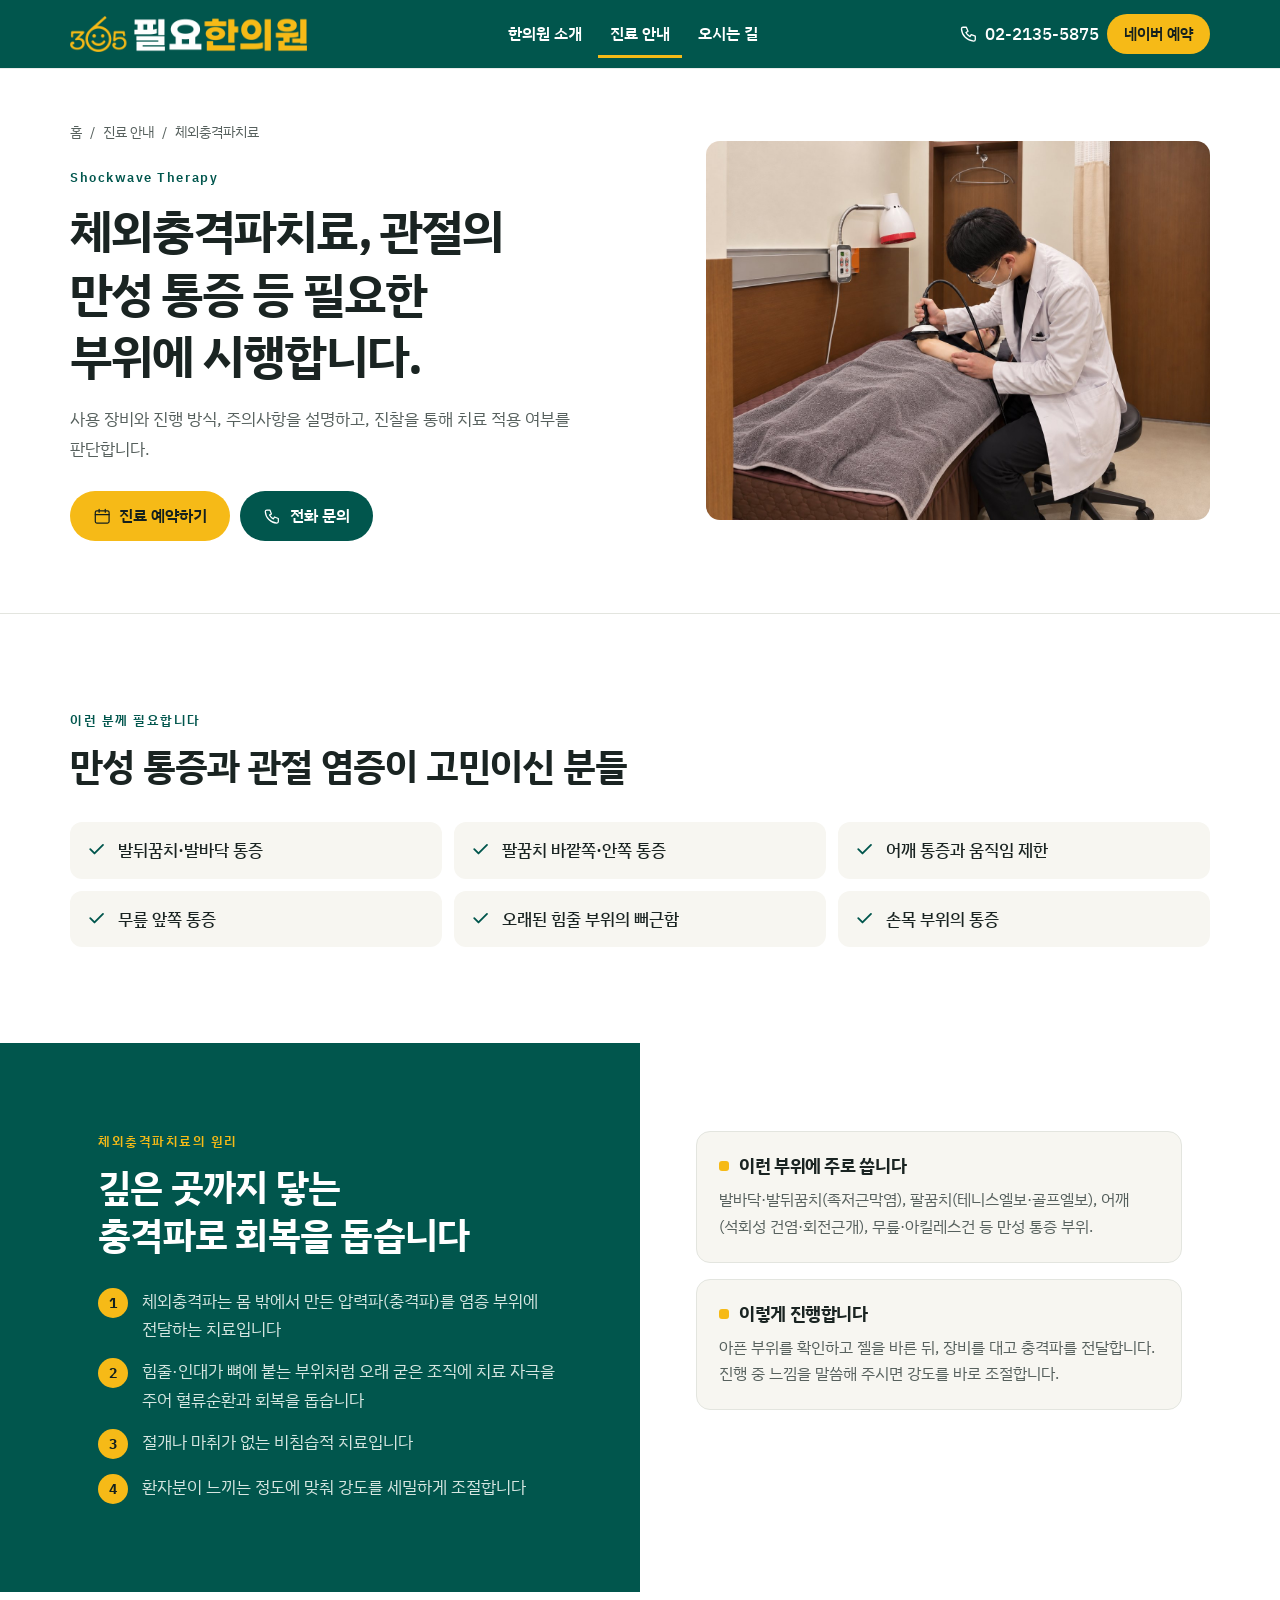
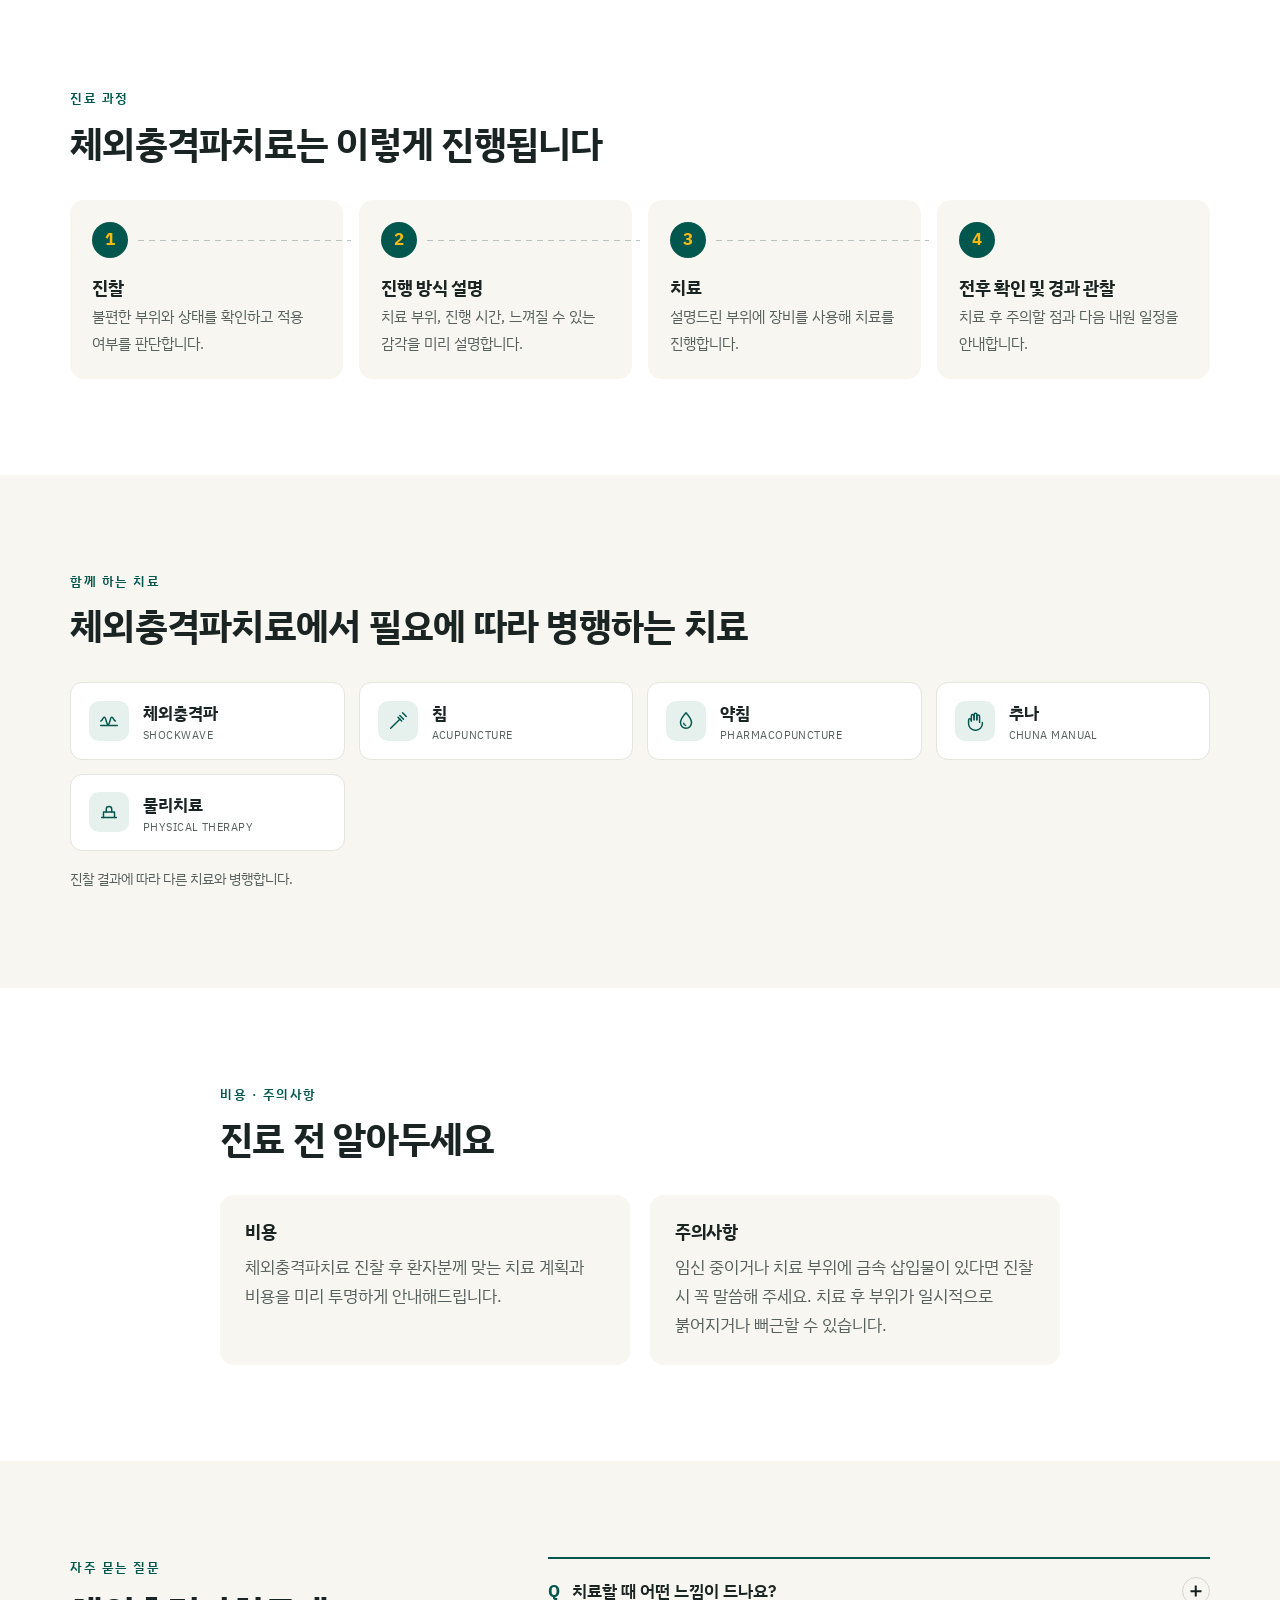
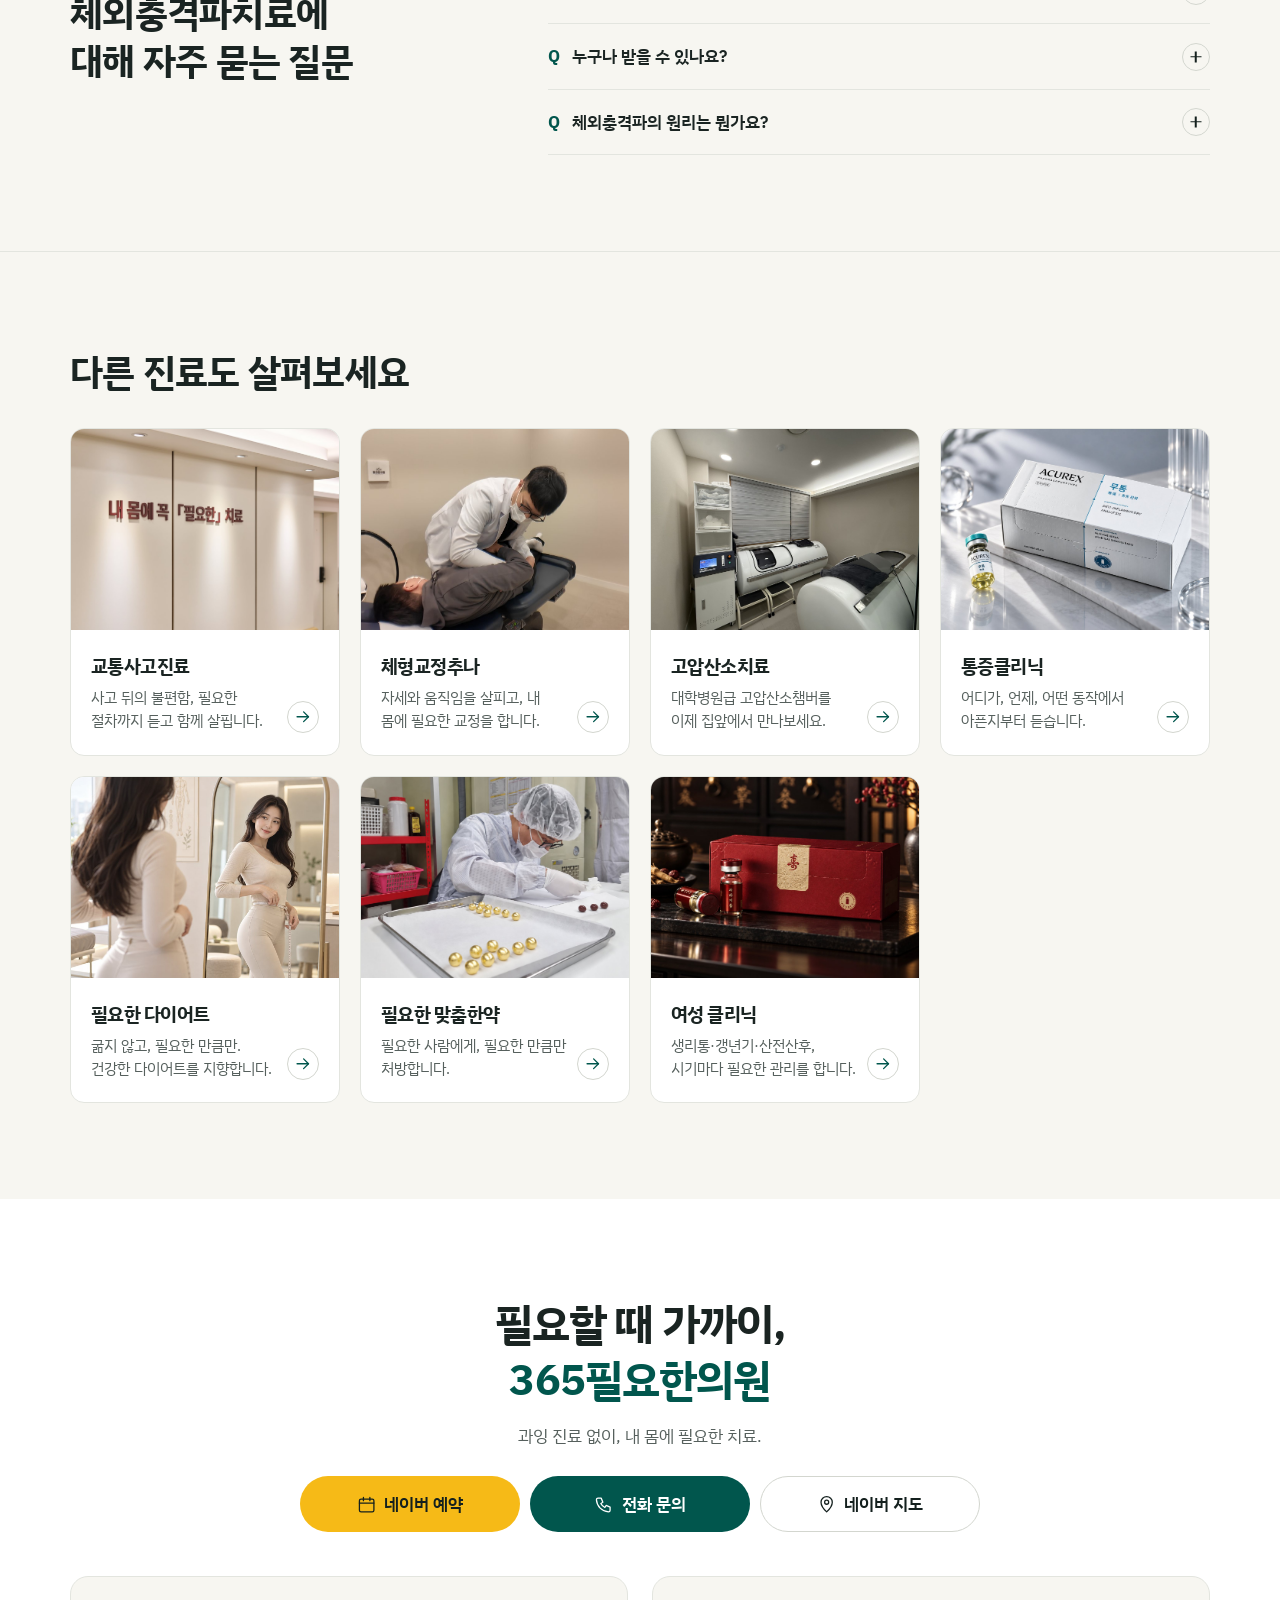
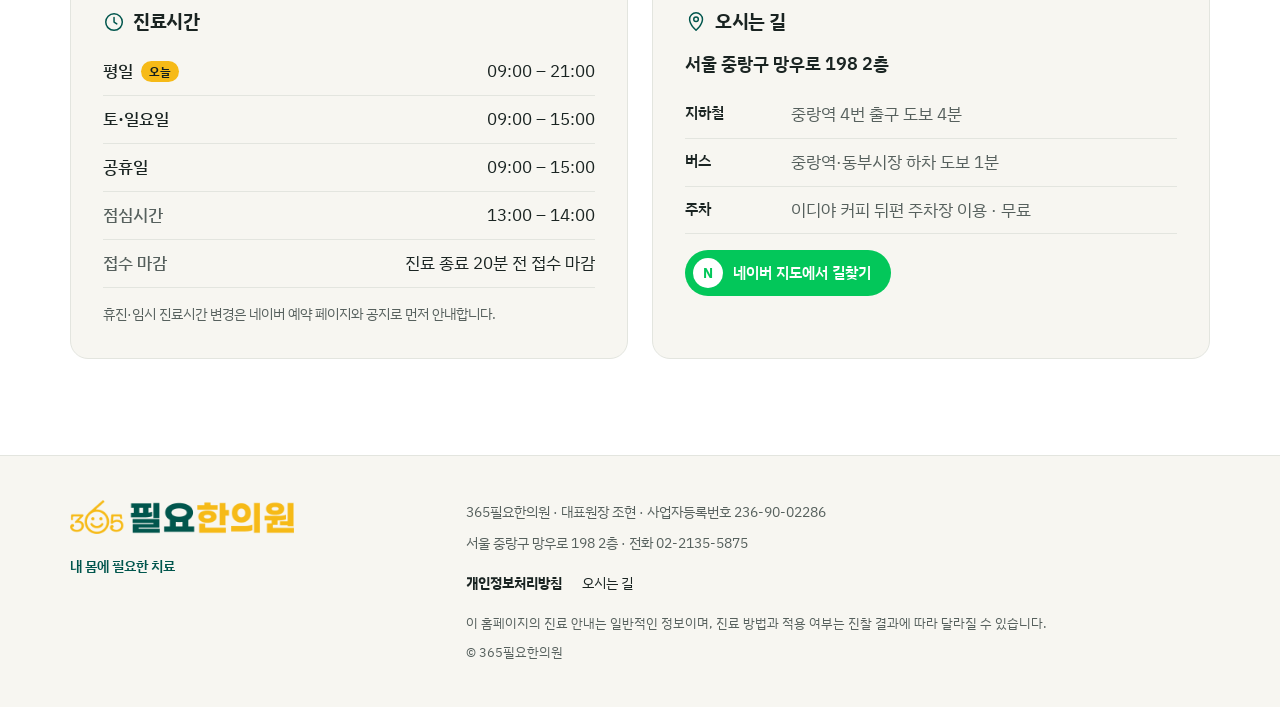
<file: treatment-eswt.html>
<!doctype html>
<html lang="ko">
<head>
<meta charset="utf-8">
<meta name="viewport" content="width=device-width, initial-scale=1, viewport-fit=cover">
<title>체외충격파치료 안내 | 365필요한의원</title>
<meta name="description" content="365필요한의원 체외충격파치료 안내. 본원에서 사용하는 장비, 진행 과정과 소요시간, 주의사항과 비용 확인 방법을 안내합니다.">
<link rel="canonical" href="https://365needhani.com/treatment-eswt.html">
<meta property="og:type" content="website">
<meta property="og:site_name" content="365필요한의원">
<meta property="og:title" content="체외충격파치료 안내 | 365필요한의원">
<meta property="og:description" content="365필요한의원 체외충격파치료 안내. 본원에서 사용하는 장비, 진행 과정과 소요시간, 주의사항과 비용 확인 방법을 안내합니다.">
<meta property="og:url" content="https://365needhani.com/treatment-eswt.html">
<meta property="og:image" content="https://365needhani.com/assets/img/og-image.jpg">
<meta property="og:locale" content="ko_KR">
<meta name="theme-color" content="#01564D">

<link rel="icon" href="assets/img/favicon.png" type="image/png">
<link rel="apple-touch-icon" href="assets/img/apple-touch-icon.png">
<link rel="preconnect" href="https://fonts.googleapis.com">
<link rel="preconnect" href="https://fonts.gstatic.com" crossorigin>
<link rel="stylesheet" href="https://fonts.googleapis.com/css2?family=IBM+Plex+Sans+KR:wght@400;500;600;700&display=swap">
<link rel="stylesheet" href="assets/css/style.css">
<script type="application/ld+json">{"@context":"https://schema.org","@type":"MedicalClinic","name":"365필요한의원","slogan":"내 몸에 필요한 치료","url":"https://365needhani.com","telephone":"02-2135-5875","logo":"https://365needhani.com/assets/img/logo.png","address":{"@type":"PostalAddress","streetAddress":"서울 중랑구 망우로 198 2층","addressCountry":"KR"},"medicalSpecialty":"Korean medicine","availableService":[{"@type":"MedicalTherapy","name":"교통사고진료"},{"@type":"MedicalTherapy","name":"체형교정추나"},{"@type":"MedicalTherapy","name":"체외충격파치료"},{"@type":"MedicalTherapy","name":"고압산소치료"},{"@type":"MedicalTherapy","name":"통증클리닉"},{"@type":"MedicalTherapy","name":"필요한 다이어트"},{"@type":"MedicalTherapy","name":"필요한 맞춤한약"},{"@type":"MedicalTherapy","name":"여성 클리닉"}]}</script>
</head>
<body>
<a class="skip" href="#main">본문 바로가기</a>

<header class="site-header">
  <div class="wrap header-inner">
    <a class="logo" href="index.html"><img src="assets/img/logo.png" alt="365필요한의원" width="1108" height="168"></a>
    <div class="header-side">
      <a class="header-phone" href="tel:02-2135-5875" data-track="call-header"><svg viewBox="0 0 24 24" fill="none" stroke="currentColor" stroke-width="1.6" stroke-linecap="round" stroke-linejoin="round" aria-hidden="true"><path d="M5 4h4l2 5-2.5 1.5a11 11 0 0 0 5 5L15 13l5 2v4a2 2 0 0 1-2 2A16 16 0 0 1 3 6a2 2 0 0 1 2-2z"/></svg><span>02-2135-5875</span></a>
      <a class="btn btn-yellow btn-sm nav-cta" href="https://naver.me/GXFbSCK0" target="_blank" rel="noopener" data-track="reserve-header">네이버 예약</a>
      <button class="nav-toggle" type="button" aria-expanded="false" aria-controls="site-nav"><span class="sr-only">메뉴 열기</span><span class="bars" aria-hidden="true"></span></button>
    </div>
    <nav id="site-nav" class="site-nav" aria-label="주 메뉴">
      <ul class="nav-list">
        
        <li><a href="about.html">한의원 소개</a></li>
        <li class="has-sub is-active">
          <a href="index.html#treatments">진료 안내</a>
          <ul class="sub">
            <li><a href="treatment-traffic-accident.html">교통사고진료</a></li><li><a href="treatment-chuna.html">체형교정추나</a></li><li><a href="treatment-eswt.html" aria-current="page">체외충격파치료</a></li><li><a href="treatment-hbot.html">고압산소치료</a></li><li><a href="treatment-pain.html">통증클리닉</a></li><li><a href="treatment-diet.html">필요한 다이어트</a></li><li><a href="treatment-herbal.html">필요한 맞춤한약</a></li><li><a href="treatment-women.html">여성 클리닉</a></li>
          </ul>
        </li>
        <li><a href="location.html">오시는 길</a></li>
      </ul>
      <div class="nav-mobile-actions">
        <a class="btn btn-yellow" href="https://naver.me/GXFbSCK0" target="_blank" rel="noopener" data-track="reserve-menu">네이버 예약</a>
        <a class="btn btn-line" href="tel:02-2135-5875" data-track="call-menu">02-2135-5875</a>
      </div>
    </nav>
  </div>
</header>
<main id="main">

<section class="page-hero">
  <div class="wrap page-hero-grid">
    <div>
      <nav class="crumbs" aria-label="현재 위치"><a href="index.html">홈</a><span aria-hidden="true">/</span><a href="index.html#treatments">진료 안내</a><span aria-hidden="true">/</span><span>체외충격파치료</span></nav>
      <p class="eyebrow">Shockwave Therapy</p>
      <h1 class="page-title">체외충격파치료, 관절의 만성 통증 등 필요한 부위에 시행합니다.</h1>
      <p class="page-lead">사용 장비와 진행 방식, 주의사항을 설명하고, 진찰을 통해 치료 적용 여부를 판단합니다.</p>
      <div class="hero-actions"><a class="btn btn-yellow " href="https://naver.me/GXFbSCK0" target="_blank" rel="noopener" data-track="reserve-eswt"><svg viewBox="0 0 24 24" fill="none" stroke="currentColor" stroke-width="1.6" stroke-linecap="round" stroke-linejoin="round" aria-hidden="true"><rect x="3" y="5" width="18" height="16" rx="2"/><path d="M3 10h18M8 3v4M16 3v4"/></svg>진료 예약하기</a><a class="btn btn-green " href="tel:02-2135-5875" data-track="call-eswt"><svg viewBox="0 0 24 24" fill="none" stroke="currentColor" stroke-width="1.6" stroke-linecap="round" stroke-linejoin="round" aria-hidden="true"><path d="M5 4h4l2 5-2.5 1.5a11 11 0 0 0 5 5L15 13l5 2v4a2 2 0 0 1-2 2A16 16 0 0 1 3 6a2 2 0 0 1 2-2z"/></svg>전화 문의</a></div>
    </div>
    <img class="photo page-hero-photo" src="assets/img/eswt.jpg" alt="" data-desc="assets/img/eswt.jpg" loading="lazy" style="aspect-ratio:4 / 3">
  </div>
</section>

<section class="sec sec-white" aria-labelledby="sym-title">
  <div class="wrap">
    
<div class="sec-head">
  <p class="eyebrow">이런 분께 필요합니다</p>
  <h2 id="sym-title">만성 통증과 관절 염증이 고민이신 분들</h2>
  
</div>
    
<ul class="symptoms"><li><svg viewBox="0 0 24 24" fill="none" stroke="currentColor" stroke-width="1.6" stroke-linecap="round" stroke-linejoin="round" aria-hidden="true"><path d="M5 12l5 5L20 7"/></svg><span>발뒤꿈치·발바닥 통증</span></li><li><svg viewBox="0 0 24 24" fill="none" stroke="currentColor" stroke-width="1.6" stroke-linecap="round" stroke-linejoin="round" aria-hidden="true"><path d="M5 12l5 5L20 7"/></svg><span>팔꿈치 바깥쪽·안쪽 통증</span></li><li><svg viewBox="0 0 24 24" fill="none" stroke="currentColor" stroke-width="1.6" stroke-linecap="round" stroke-linejoin="round" aria-hidden="true"><path d="M5 12l5 5L20 7"/></svg><span>어깨 통증과 움직임 제한</span></li><li><svg viewBox="0 0 24 24" fill="none" stroke="currentColor" stroke-width="1.6" stroke-linecap="round" stroke-linejoin="round" aria-hidden="true"><path d="M5 12l5 5L20 7"/></svg><span>무릎 앞쪽 통증</span></li><li><svg viewBox="0 0 24 24" fill="none" stroke="currentColor" stroke-width="1.6" stroke-linecap="round" stroke-linejoin="round" aria-hidden="true"><path d="M5 12l5 5L20 7"/></svg><span>오래된 힘줄 부위의 뻐근함</span></li><li><svg viewBox="0 0 24 24" fill="none" stroke="currentColor" stroke-width="1.6" stroke-linecap="round" stroke-linejoin="round" aria-hidden="true"><path d="M5 12l5 5L20 7"/></svg><span>손목 부위의 통증</span></li></ul>
  </div>
</section>

<section class="split-block" aria-label="깊은 곳까지 닿는 충격파로 회복을 돕습니다">
  <div class="split-green">
    <div class="split-inner">
      <p class="eyebrow eyebrow-light">체외충격파치료의 원리</p>
      <h2 class="split-title">깊은 곳까지 닿는 충격파로 회복을 돕습니다</h2>
      <ol class="num-list"><li>체외충격파는 몸 밖에서 만든 압력파(충격파)를 염증 부위에 전달하는 치료입니다</li><li>힘줄·인대가 뼈에 붙는 부위처럼 오래 굳은 조직에 치료 자극을 주어 혈류순환과 회복을 돕습니다</li><li>절개나 마취가 없는 비침습적 치료입니다</li><li>환자분이 느끼는 정도에 맞춰 강도를 세밀하게 조절합니다</li></ol>
      
    </div>
  </div>
  <div class="split-white">
    <div class="split-inner">
      <div class="split-card"><h3>이런 부위에 주로 씁니다</h3><p>발바닥·발뒤꿈치(족저근막염), 팔꿈치(테니스엘보·골프엘보), 어깨(석회성 건염·회전근개), 무릎·아킬레스건 등 만성 통증 부위.</p></div><div class="split-card"><h3>이렇게 진행합니다</h3><p>아픈 부위를 확인하고 젤을 바른 뒤, 장비를 대고 충격파를 전달합니다. 진행 중 느낌을 말씀해 주시면 강도를 바로 조절합니다.</p></div>
    </div>
  </div>
</section>

<section class="sec sec-white" aria-labelledby="process-title">
  <div class="wrap">
    
<div class="sec-head">
  <p class="eyebrow">진료 과정</p>
  <h2 id="process-title">체외충격파치료는 이렇게 진행됩니다</h2>
  
</div>
    
<ol class="steps steps-4">
  <li class="step"><span class="step-num" aria-hidden="true">1</span><h3>진찰</h3><p>불편한 부위와 상태를 확인하고 적용 여부를 판단합니다.</p></li><li class="step"><span class="step-num" aria-hidden="true">2</span><h3>진행 방식 설명</h3><p>치료 부위, 진행 시간, 느껴질 수 있는 감각을 미리 설명합니다.</p></li><li class="step"><span class="step-num" aria-hidden="true">3</span><h3>치료</h3><p>설명드린 부위에 장비를 사용해 치료를 진행합니다.</p></li><li class="step"><span class="step-num" aria-hidden="true">4</span><h3>전후 확인 및 경과 관찰</h3><p>치료 후 주의할 점과 다음 내원 일정을 안내합니다.</p></li>
</ol>
  </div>
</section>

<section class="sec " aria-labelledby="methods-title">
  <div class="wrap">
    
<div class="sec-head">
  <p class="eyebrow">함께 하는 치료</p>
  <h2 id="methods-title">체외충격파치료에서 필요에 따라 병행하는 치료</h2>
  
</div>
    
<ul class="methods">
  <li><span class="m-icon"><svg viewBox="0 0 24 24" fill="none" stroke="currentColor" stroke-width="1.6" stroke-linecap="round" stroke-linejoin="round" aria-hidden="true"><path d="M3 12c2 0 2-4 4-4s2 8 4 8 2-8 4-8 2 4 4 4"/><path d="M3 17h18"/></svg></span><span class="m-name">체외충격파</span><span class="m-en">Shockwave</span></li><li><span class="m-icon"><svg viewBox="0 0 24 24" fill="none" stroke="currentColor" stroke-width="1.6" stroke-linecap="round" stroke-linejoin="round" aria-hidden="true"><path d="M4 20 14 10"/><path d="M12 8l4 4"/><path d="M14 6l4 4"/><path d="M17 3l4 4"/></svg></span><span class="m-name">침</span><span class="m-en">Acupuncture</span></li><li><span class="m-icon"><svg viewBox="0 0 24 24" fill="none" stroke="currentColor" stroke-width="1.6" stroke-linecap="round" stroke-linejoin="round" aria-hidden="true"><path d="M12 3s6 6.5 6 11a6 6 0 0 1-12 0c0-4.5 6-11 6-11z"/><path d="M9.5 14.5a2.5 2.5 0 0 0 2 2.3"/></svg></span><span class="m-name">약침</span><span class="m-en">Pharmacopuncture</span></li><li><span class="m-icon"><svg viewBox="0 0 24 24" fill="none" stroke="currentColor" stroke-width="1.6" stroke-linecap="round" stroke-linejoin="round" aria-hidden="true"><path d="M8 12V6.5a1.5 1.5 0 0 1 3 0V11"/><path d="M11 10V5a1.5 1.5 0 0 1 3 0v6"/><path d="M14 10.5V7a1.5 1.5 0 0 1 3 0v6.5"/><path d="M8 12v-1a1.5 1.5 0 0 0-3 0v4a7 7 0 0 0 7 7h1a7 7 0 0 0 7-7v-1.5"/></svg></span><span class="m-name">추나</span><span class="m-en">Chuna Manual</span></li><li><span class="m-icon"><svg viewBox="0 0 24 24" fill="none" stroke="currentColor" stroke-width="1.6" stroke-linecap="round" stroke-linejoin="round" aria-hidden="true"><path d="M4 18h16"/><path d="M6 18v-6h12v6"/><path d="M9 12V9a3 3 0 0 1 6 0v3"/></svg></span><span class="m-name">물리치료</span><span class="m-en">Physical Therapy</span></li>
</ul>
<p class="fine">진찰 결과에 따라 다른 치료와 병행합니다.</p>
  </div>
</section>

<section class="sec sec-white" aria-labelledby="notes-title">
  <div class="wrap narrow">
    
<div class="sec-head">
  <p class="eyebrow">비용 · 주의사항</p>
  <h2 id="notes-title">진료 전 알아두세요</h2>
  
</div>
    <div class="notes"><div class="note"><h3>비용</h3><p>체외충격파치료 진찰 후 환자분께 맞는 치료 계획과 비용을 미리 투명하게 안내해드립니다.</p></div><div class="note"><h3>주의사항</h3><p>임신 중이거나 치료 부위에 금속 삽입물이 있다면 진찰 시 꼭 말씀해 주세요. 치료 후 부위가 일시적으로 붉어지거나 뻐근할 수 있습니다.</p></div></div>
  </div>
</section>

<section class="sec " aria-labelledby="tfaq-title">
  <div class="wrap faq-grid">
    
<div class="sec-head">
  <p class="eyebrow">자주 묻는 질문</p>
  <h2 id="tfaq-title">체외충격파치료에 대해 자주 묻는 질문</h2>
  
</div>
    
<div class="faq-list">
  
  <details class="faq">
    <summary><span class="faq-q">치료할 때 어떤 느낌이 드나요?</span><span class="faq-icon" aria-hidden="true"></span></summary>
    <div class="faq-a"><p>치료 부위에 찌르는 듯한 자극이 느껴질 수 있습니다. 불편하면 바로 말씀해 주시면 조절합니다.</p></div>
  </details>
  <details class="faq">
    <summary><span class="faq-q">누구나 받을 수 있나요?</span><span class="faq-icon" aria-hidden="true"></span></summary>
    <div class="faq-a"><p>아닙니다. 진찰을 통해 적용 여부를 먼저 판단하며, 상태에 따라 다른 진료를 권해드릴 수 있습니다.</p></div>
  </details>
  <details class="faq">
    <summary><span class="faq-q">체외충격파의 원리는 뭔가요?</span><span class="faq-icon" aria-hidden="true"></span></summary>
    <div class="faq-a"><p>체내 깊숙한 곳까지 치료 자극을 전달하여 혈류를 증가시키고, 회복을 돕는 치료입니다.</p></div>
  </details>
</div>
  </div>
</section>


<section class="sec sec-line" aria-labelledby="other-title">
  <div class="wrap">
    
<div class="sec-head">
  
  <h2 id="other-title">다른 진료도 살펴보세요</h2>
  
</div>
    
<ul class="t-cards">
  
  <li class="t-card">
    <a href="treatment-traffic-accident.html">
      <img class="photo " src="assets/img/traffic.jpg" alt="" data-desc="assets/img/traffic.jpg" loading="lazy" style="aspect-ratio:4 / 3">
      <span class="t-card-body">
        <span class="t-card-name">교통사고진료</span>
        <span class="t-card-copy">사고 뒤의 불편함, 필요한 절차까지 듣고 함께 살핍니다.</span>
        <span class="t-card-arrow" aria-hidden="true"><svg viewBox="0 0 24 24" fill="none" stroke="currentColor" stroke-width="1.6" stroke-linecap="round" stroke-linejoin="round" aria-hidden="true"><path d="M5 12h14"/><path d="M13 6l6 6-6 6"/></svg></span>
      </span>
    </a>
  </li>
  <li class="t-card">
    <a href="treatment-chuna.html">
      <img class="photo " src="assets/img/chuna.jpg" alt="" data-desc="assets/img/chuna.jpg" loading="lazy" style="aspect-ratio:4 / 3">
      <span class="t-card-body">
        <span class="t-card-name">체형교정추나</span>
        <span class="t-card-copy">자세와 움직임을 살피고, 내 몸에 필요한 교정을 합니다.</span>
        <span class="t-card-arrow" aria-hidden="true"><svg viewBox="0 0 24 24" fill="none" stroke="currentColor" stroke-width="1.6" stroke-linecap="round" stroke-linejoin="round" aria-hidden="true"><path d="M5 12h14"/><path d="M13 6l6 6-6 6"/></svg></span>
      </span>
    </a>
  </li>
  <li class="t-card">
    <a href="treatment-hbot.html">
      <img class="photo " src="assets/img/hbot-card.jpg" alt="" data-desc="assets/img/hbot-card.jpg" loading="lazy" style="aspect-ratio:4 / 3">
      <span class="t-card-body">
        <span class="t-card-name">고압산소치료</span>
        <span class="t-card-copy">대학병원급 고압산소챔버를 이제 집앞에서 만나보세요.</span>
        <span class="t-card-arrow" aria-hidden="true"><svg viewBox="0 0 24 24" fill="none" stroke="currentColor" stroke-width="1.6" stroke-linecap="round" stroke-linejoin="round" aria-hidden="true"><path d="M5 12h14"/><path d="M13 6l6 6-6 6"/></svg></span>
      </span>
    </a>
  </li>
  <li class="t-card">
    <a href="treatment-pain.html">
      <img class="photo " src="assets/img/pain.jpg" alt="" data-desc="assets/img/pain.jpg" loading="lazy" style="aspect-ratio:4 / 3">
      <span class="t-card-body">
        <span class="t-card-name">통증클리닉</span>
        <span class="t-card-copy">어디가, 언제, 어떤 동작에서 아픈지부터 듣습니다.</span>
        <span class="t-card-arrow" aria-hidden="true"><svg viewBox="0 0 24 24" fill="none" stroke="currentColor" stroke-width="1.6" stroke-linecap="round" stroke-linejoin="round" aria-hidden="true"><path d="M5 12h14"/><path d="M13 6l6 6-6 6"/></svg></span>
      </span>
    </a>
  </li>
  <li class="t-card">
    <a href="treatment-diet.html">
      <img class="photo " src="assets/img/diet.jpg" alt="" data-desc="assets/img/diet.jpg" loading="lazy" style="aspect-ratio:4 / 3">
      <span class="t-card-body">
        <span class="t-card-name">필요한 다이어트</span>
        <span class="t-card-copy">굶지 않고, 필요한 만큼만. 건강한 다이어트를 지향합니다.</span>
        <span class="t-card-arrow" aria-hidden="true"><svg viewBox="0 0 24 24" fill="none" stroke="currentColor" stroke-width="1.6" stroke-linecap="round" stroke-linejoin="round" aria-hidden="true"><path d="M5 12h14"/><path d="M13 6l6 6-6 6"/></svg></span>
      </span>
    </a>
  </li>
  <li class="t-card">
    <a href="treatment-herbal.html">
      <img class="photo " src="assets/img/herbal.jpg" alt="" data-desc="assets/img/herbal.jpg" loading="lazy" style="aspect-ratio:4 / 3">
      <span class="t-card-body">
        <span class="t-card-name">필요한 맞춤한약</span>
        <span class="t-card-copy">필요한 사람에게, 필요한 만큼만 처방합니다.</span>
        <span class="t-card-arrow" aria-hidden="true"><svg viewBox="0 0 24 24" fill="none" stroke="currentColor" stroke-width="1.6" stroke-linecap="round" stroke-linejoin="round" aria-hidden="true"><path d="M5 12h14"/><path d="M13 6l6 6-6 6"/></svg></span>
      </span>
    </a>
  </li>
  <li class="t-card">
    <a href="treatment-women.html">
      <img class="photo " src="assets/img/women.jpg" alt="" data-desc="assets/img/women.jpg" loading="lazy" style="aspect-ratio:4 / 3">
      <span class="t-card-body">
        <span class="t-card-name">여성 클리닉</span>
        <span class="t-card-copy">생리통·갱년기·산전산후, 시기마다 필요한 관리를 합니다.</span>
        <span class="t-card-arrow" aria-hidden="true"><svg viewBox="0 0 24 24" fill="none" stroke="currentColor" stroke-width="1.6" stroke-linecap="round" stroke-linejoin="round" aria-hidden="true"><path d="M5 12h14"/><path d="M13 6l6 6-6 6"/></svg></span>
      </span>
    </a>
  </li>
</ul>
  </div>
</section>

<section class="visit" aria-labelledby="visit-title">
  <div class="wrap">
    <div class="visit-cta">
      <h2 id="visit-title" class="visit-title">필요할 때 가까이,<br><span class="accent">365필요한의원</span></h2>
      <p class="visit-sub">과잉 진료 없이, 내 몸에 필요한 치료.</p>
      <div class="visit-actions">
        <a class="btn btn-yellow btn-lg" href="https://naver.me/GXFbSCK0" target="_blank" rel="noopener" data-track="reserve-visit"><svg viewBox="0 0 24 24" fill="none" stroke="currentColor" stroke-width="1.6" stroke-linecap="round" stroke-linejoin="round" aria-hidden="true"><rect x="3" y="5" width="18" height="16" rx="2"/><path d="M3 10h18M8 3v4M16 3v4"/></svg>네이버 예약</a>
        <a class="btn btn-green btn-lg" href="tel:02-2135-5875" data-track="call-visit"><svg viewBox="0 0 24 24" fill="none" stroke="currentColor" stroke-width="1.6" stroke-linecap="round" stroke-linejoin="round" aria-hidden="true"><path d="M5 4h4l2 5-2.5 1.5a11 11 0 0 0 5 5L15 13l5 2v4a2 2 0 0 1-2 2A16 16 0 0 1 3 6a2 2 0 0 1 2-2z"/></svg>전화 문의</a>
        <a class="btn btn-line btn-lg" href="https://naver.me/FLyvfNd8" target="_blank" rel="noopener" data-track="map-visit"><svg viewBox="0 0 24 24" fill="none" stroke="currentColor" stroke-width="1.6" stroke-linecap="round" stroke-linejoin="round" aria-hidden="true"><path d="M12 21s7-6.5 7-12a7 7 0 0 0-14 0c0 5.5 7 12 7 12z"/><circle cx="12" cy="9" r="2.5"/></svg>네이버 지도</a>
      </div>
    </div>
    <div class="visit-grid">
      <div class="visit-card">
        <h3 class="visit-h"><svg viewBox="0 0 24 24" fill="none" stroke="currentColor" stroke-width="1.6" stroke-linecap="round" stroke-linejoin="round" aria-hidden="true"><circle cx="12" cy="12" r="9"/><path d="M12 7v5l3 2"/></svg>진료시간</h3>
        
<dl class="hours">
  <div class="hours-row" data-day="평일"><dt>평일</dt><dd>09:00 – 21:00</dd></div><div class="hours-row" data-day="토·일요일"><dt>토·일요일</dt><dd>09:00 – 15:00</dd></div><div class="hours-row" data-day="공휴일"><dt>공휴일</dt><dd>09:00 – 15:00</dd></div>
  <div class="hours-row hours-sub"><dt>점심시간</dt><dd>13:00 – 14:00</dd></div>
  <div class="hours-row hours-sub"><dt>접수 마감</dt><dd>진료 종료 20분 전 접수 마감</dd></div>
</dl>
        <p class="visit-note">휴진·임시 진료시간 변경은 네이버 예약 페이지와 공지로 먼저 안내합니다.</p>
      </div>
      <div class="visit-card">
        <h3 class="visit-h"><svg viewBox="0 0 24 24" fill="none" stroke="currentColor" stroke-width="1.6" stroke-linecap="round" stroke-linejoin="round" aria-hidden="true"><path d="M12 21s7-6.5 7-12a7 7 0 0 0-14 0c0 5.5 7 12 7 12z"/><circle cx="12" cy="9" r="2.5"/></svg>오시는 길</h3>
        <p class="visit-addr">서울 중랑구 망우로 198 2층</p>
        <dl class="spec spec-sm">
          <div><dt>지하철</dt><dd>중랑역 4번 출구 도보 4분</dd></div><div><dt>버스</dt><dd>중랑역·동부시장 하차 도보 1분</dd></div>
          <div><dt>주차</dt><dd>이디야 커피 뒤편 주차장 이용 · 무료</dd></div>
        </dl>
        <div class="map-btns">
          <a class="map-btn map-naver" href="https://naver.me/FLyvfNd8" target="_blank" rel="noopener" data-track="map-naver"><b>N</b>네이버 지도에서 길찾기</a>
        </div>
      </div>
    </div>
  </div>
</section>
</main>

<footer class="site-footer">
  <div class="wrap footer-inner">
    <div class="footer-brand">
      <a class="logo" href="index.html"><img src="assets/img/logo-light-bg.png" alt="365필요한의원" width="1108" height="168"></a>
      <p class="footer-slogan">내 몸에 필요한 치료</p>
    </div>
    <div class="footer-info">
      <p>365필요한의원 · 대표원장 조현 · 사업자등록번호 236-90-02286</p>
      <p>서울 중랑구 망우로 198 2층 · 전화 02-2135-5875</p>
      <p class="footer-links"><a href="index.html"><b>개인정보처리방침</b></a><a href="location.html">오시는 길</a></p>
      <p class="footer-legal">이 홈페이지의 진료 안내는 일반적인 정보이며, 진료 방법과 적용 여부는 진찰 결과에 따라 달라질 수 있습니다.</p>
      <p class="footer-copy">© 365필요한의원</p>
    </div>
  </div>
</footer>

<nav class="mobile-bar" aria-label="빠른 연결">
  <a href="tel:02-2135-5875" data-track="call-mobile"><svg viewBox="0 0 24 24" fill="none" stroke="currentColor" stroke-width="1.6" stroke-linecap="round" stroke-linejoin="round" aria-hidden="true"><path d="M5 4h4l2 5-2.5 1.5a11 11 0 0 0 5 5L15 13l5 2v4a2 2 0 0 1-2 2A16 16 0 0 1 3 6a2 2 0 0 1 2-2z"/></svg>전화 문의</a>
  <a class="is-main" href="https://naver.me/GXFbSCK0" target="_blank" rel="noopener" data-track="reserve-mobile"><svg viewBox="0 0 24 24" fill="none" stroke="currentColor" stroke-width="1.6" stroke-linecap="round" stroke-linejoin="round" aria-hidden="true"><rect x="3" y="5" width="18" height="16" rx="2"/><path d="M3 10h18M8 3v4M16 3v4"/></svg>예약하기</a>
  <a href="https://naver.me/FLyvfNd8" target="_blank" rel="noopener" data-track="map-mobile"><svg viewBox="0 0 24 24" fill="none" stroke="currentColor" stroke-width="1.6" stroke-linecap="round" stroke-linejoin="round" aria-hidden="true"><path d="M12 21s7-6.5 7-12a7 7 0 0 0-14 0c0 5.5 7 12 7 12z"/><circle cx="12" cy="9" r="2.5"/></svg>오시는 길</a>
</nav>
<script src="assets/js/main.js" defer></script>
</body>
</html>
</file>
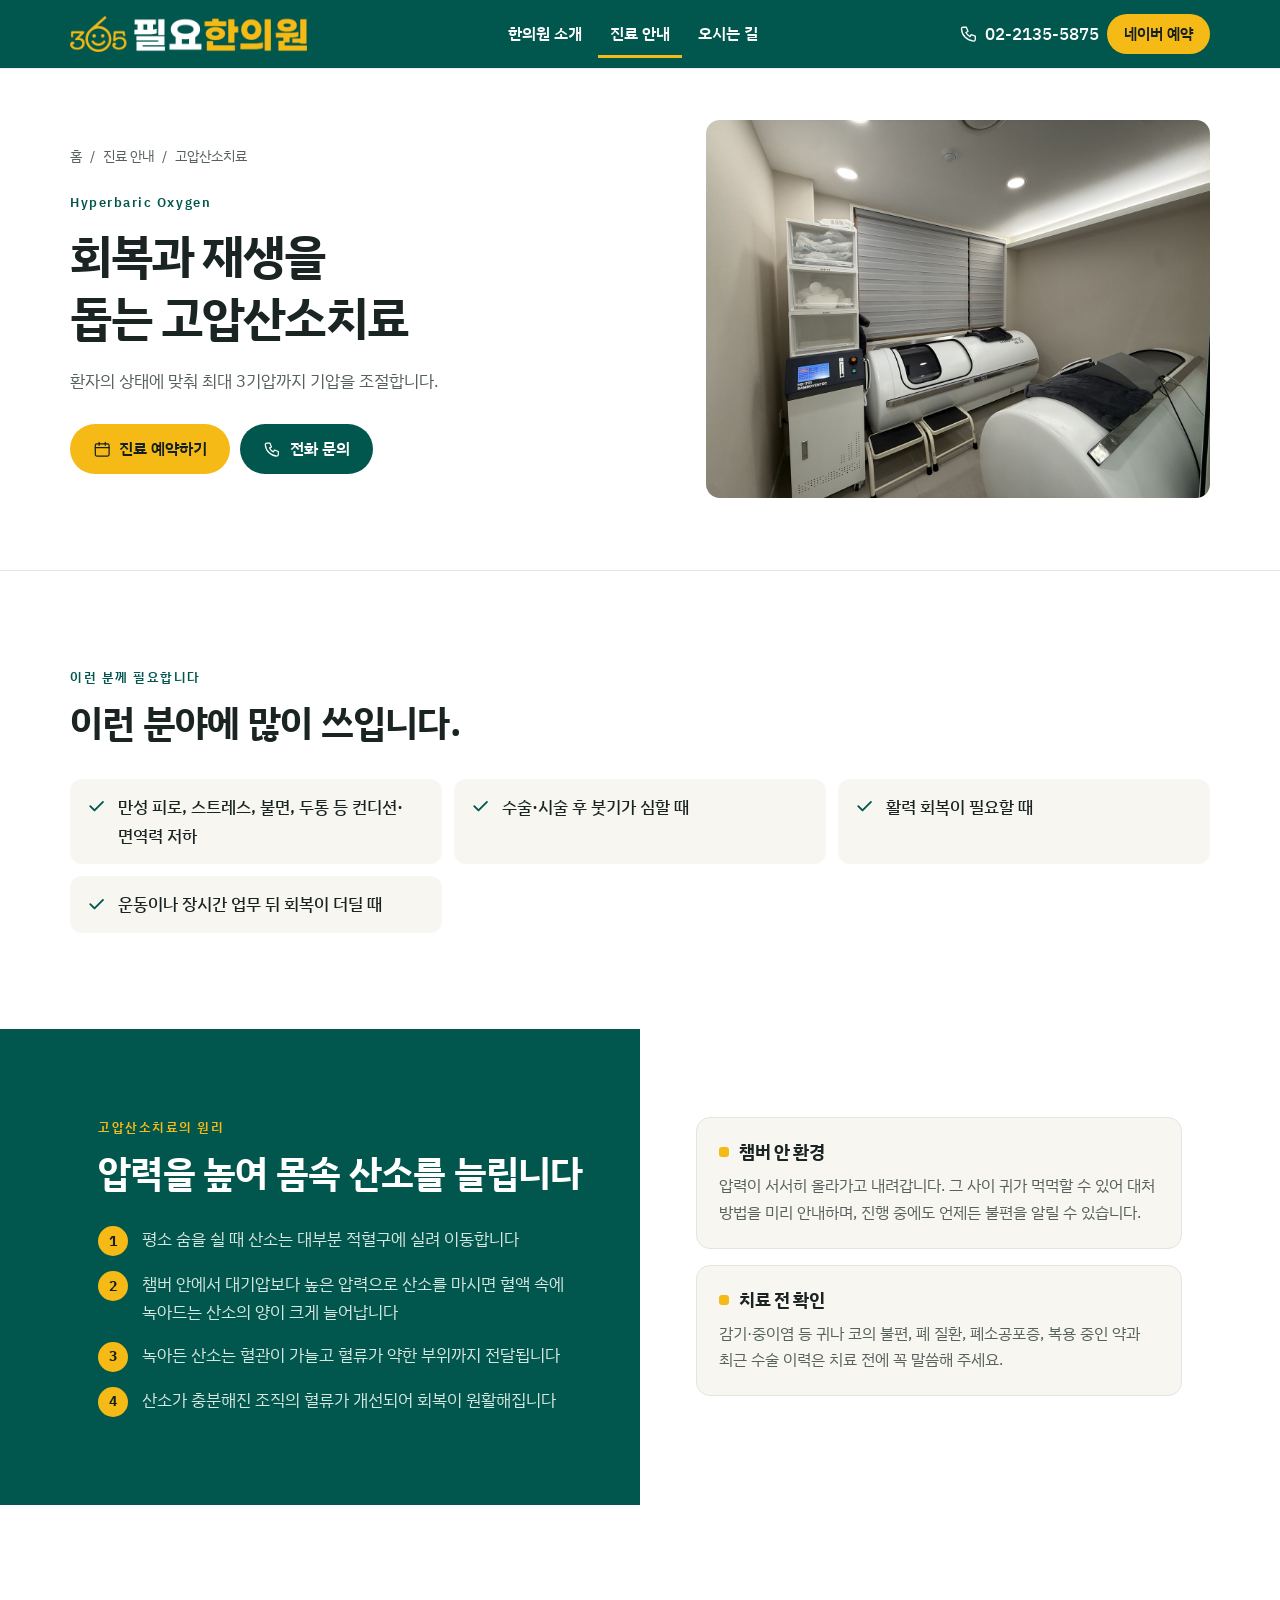
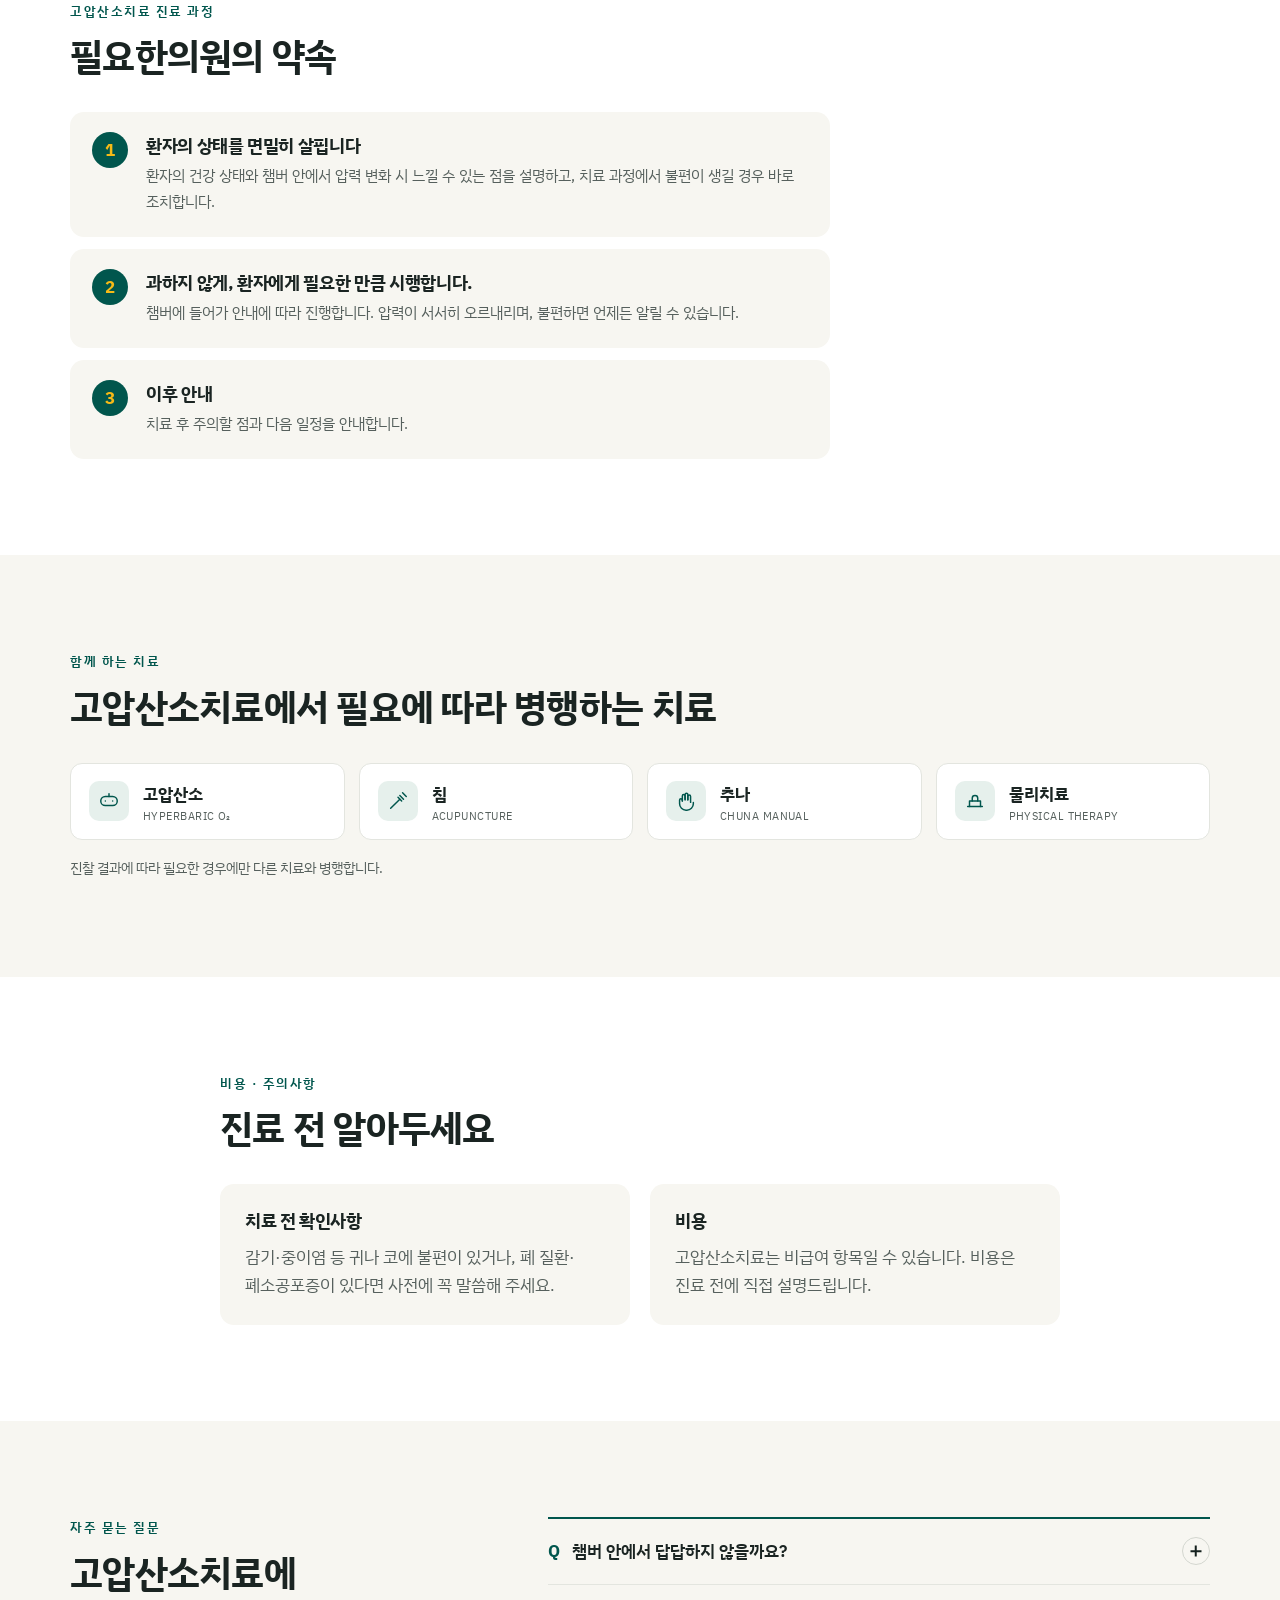
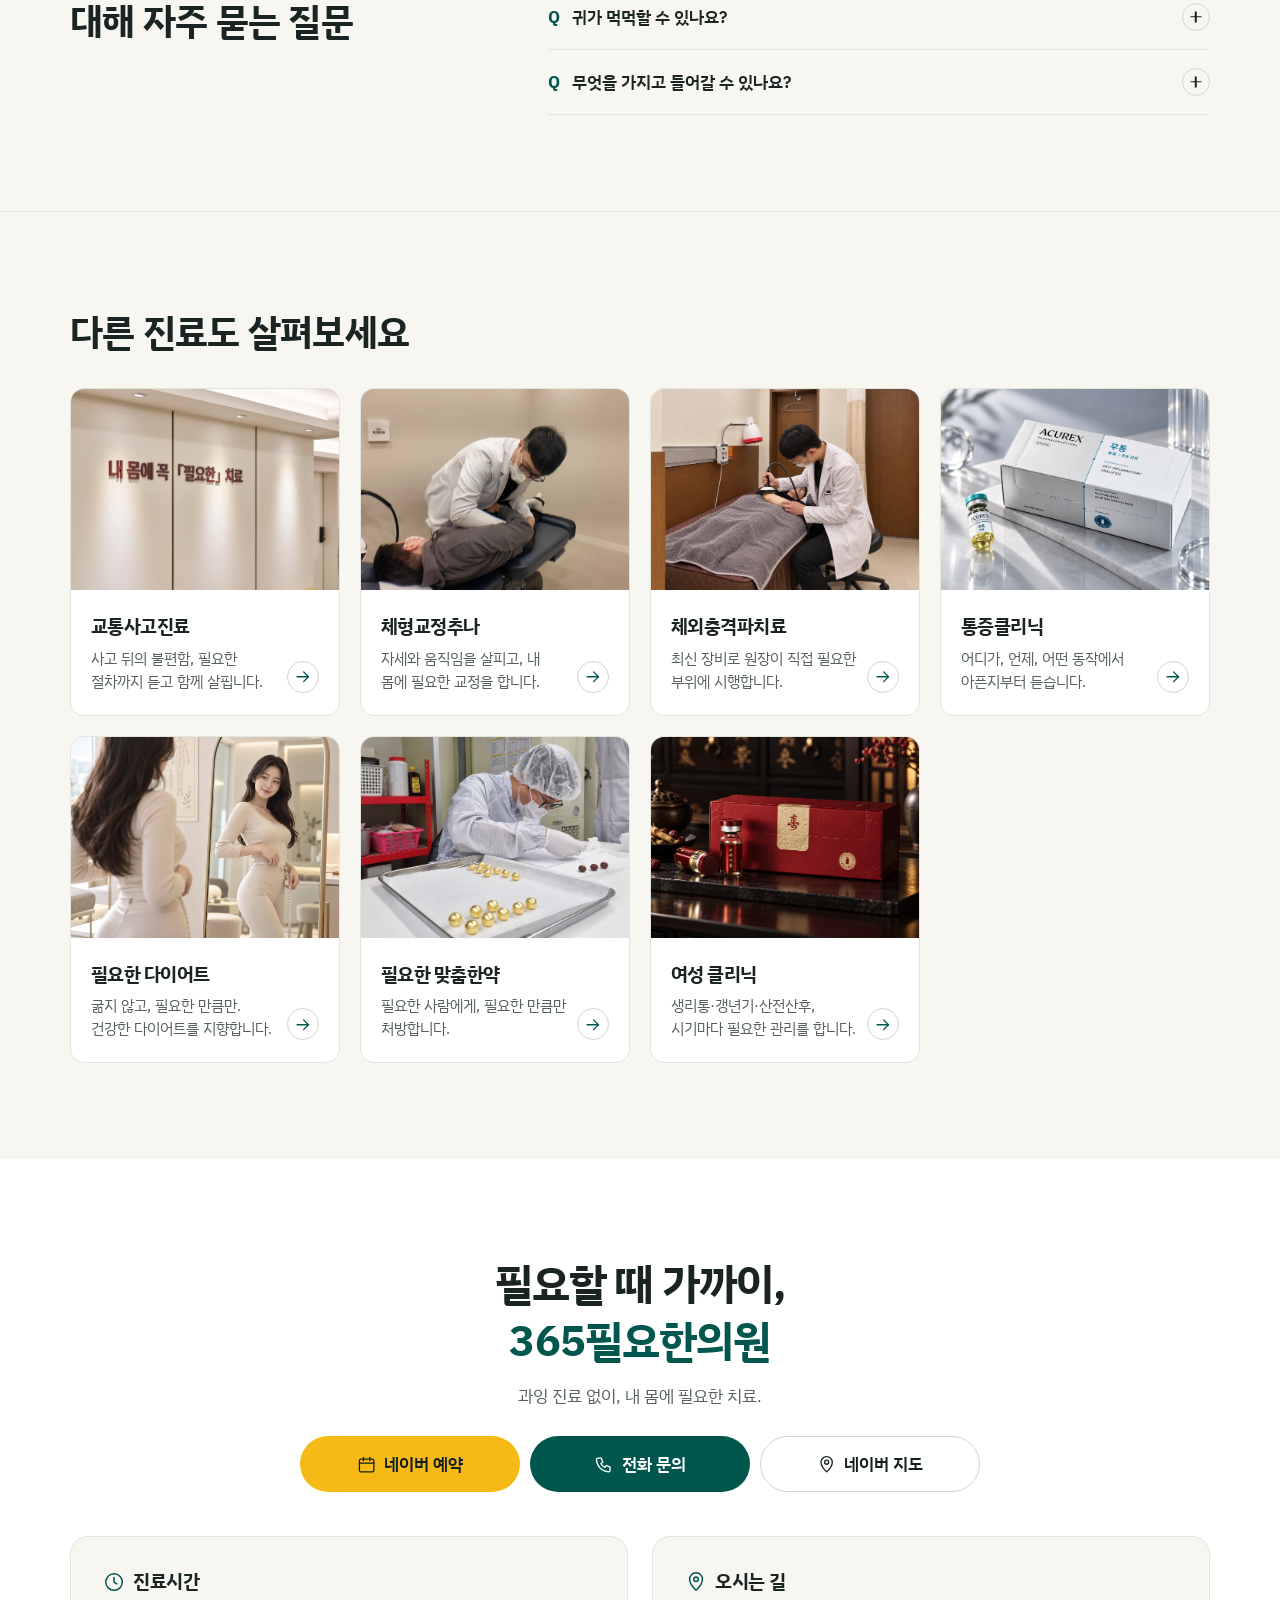
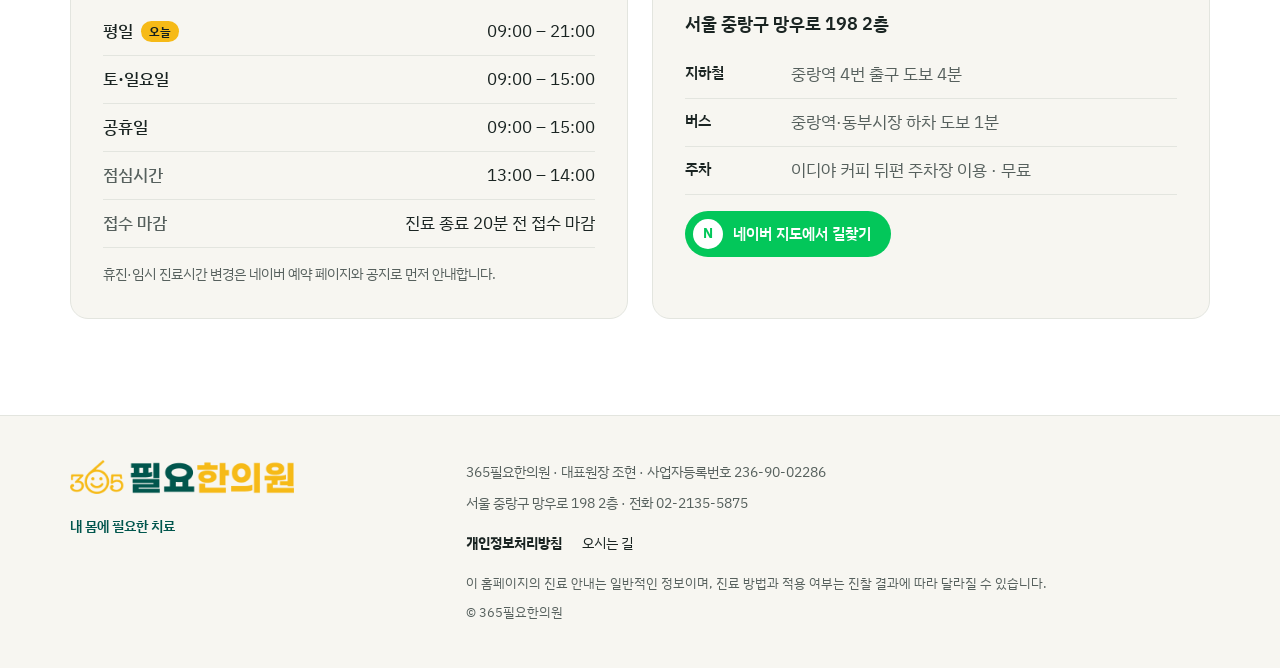
<file: treatment-hbot.html>
<!doctype html>
<html lang="ko">
<head>
<meta charset="utf-8">
<meta name="viewport" content="width=device-width, initial-scale=1, viewport-fit=cover">
<title>고압산소치료 안내 | 365필요한의원</title>
<meta name="description" content="365필요한의원 고압산소치료 안내. 본원 장비와 진행 환경, 치료 전 확인사항과 주의사항, 진행 과정을 안내합니다.">
<link rel="canonical" href="https://365needhani.com/treatment-hbot.html">
<meta property="og:type" content="website">
<meta property="og:site_name" content="365필요한의원">
<meta property="og:title" content="고압산소치료 안내 | 365필요한의원">
<meta property="og:description" content="365필요한의원 고압산소치료 안내. 본원 장비와 진행 환경, 치료 전 확인사항과 주의사항, 진행 과정을 안내합니다.">
<meta property="og:url" content="https://365needhani.com/treatment-hbot.html">
<meta property="og:image" content="https://365needhani.com/assets/img/og-image.jpg">
<meta property="og:locale" content="ko_KR">
<meta name="theme-color" content="#01564D">

<link rel="icon" href="assets/img/favicon.png" type="image/png">
<link rel="apple-touch-icon" href="assets/img/apple-touch-icon.png">
<link rel="preconnect" href="https://fonts.googleapis.com">
<link rel="preconnect" href="https://fonts.gstatic.com" crossorigin>
<link rel="stylesheet" href="https://fonts.googleapis.com/css2?family=IBM+Plex+Sans+KR:wght@400;500;600;700&display=swap">
<link rel="stylesheet" href="assets/css/style.css">
<script type="application/ld+json">{"@context":"https://schema.org","@type":"MedicalClinic","name":"365필요한의원","slogan":"내 몸에 필요한 치료","url":"https://365needhani.com","telephone":"02-2135-5875","logo":"https://365needhani.com/assets/img/logo.png","address":{"@type":"PostalAddress","streetAddress":"서울 중랑구 망우로 198 2층","addressCountry":"KR"},"medicalSpecialty":"Korean medicine","availableService":[{"@type":"MedicalTherapy","name":"교통사고진료"},{"@type":"MedicalTherapy","name":"체형교정추나"},{"@type":"MedicalTherapy","name":"체외충격파치료"},{"@type":"MedicalTherapy","name":"고압산소치료"},{"@type":"MedicalTherapy","name":"통증클리닉"},{"@type":"MedicalTherapy","name":"필요한 다이어트"},{"@type":"MedicalTherapy","name":"필요한 맞춤한약"},{"@type":"MedicalTherapy","name":"여성 클리닉"}]}</script>
</head>
<body>
<a class="skip" href="#main">본문 바로가기</a>

<header class="site-header">
  <div class="wrap header-inner">
    <a class="logo" href="index.html"><img src="assets/img/logo.png" alt="365필요한의원" width="1108" height="168"></a>
    <div class="header-side">
      <a class="header-phone" href="tel:02-2135-5875" data-track="call-header"><svg viewBox="0 0 24 24" fill="none" stroke="currentColor" stroke-width="1.6" stroke-linecap="round" stroke-linejoin="round" aria-hidden="true"><path d="M5 4h4l2 5-2.5 1.5a11 11 0 0 0 5 5L15 13l5 2v4a2 2 0 0 1-2 2A16 16 0 0 1 3 6a2 2 0 0 1 2-2z"/></svg><span>02-2135-5875</span></a>
      <a class="btn btn-yellow btn-sm nav-cta" href="https://naver.me/GXFbSCK0" target="_blank" rel="noopener" data-track="reserve-header">네이버 예약</a>
      <button class="nav-toggle" type="button" aria-expanded="false" aria-controls="site-nav"><span class="sr-only">메뉴 열기</span><span class="bars" aria-hidden="true"></span></button>
    </div>
    <nav id="site-nav" class="site-nav" aria-label="주 메뉴">
      <ul class="nav-list">
        
        <li><a href="about.html">한의원 소개</a></li>
        <li class="has-sub is-active">
          <a href="index.html#treatments">진료 안내</a>
          <ul class="sub">
            <li><a href="treatment-traffic-accident.html">교통사고진료</a></li><li><a href="treatment-chuna.html">체형교정추나</a></li><li><a href="treatment-eswt.html">체외충격파치료</a></li><li><a href="treatment-hbot.html" aria-current="page">고압산소치료</a></li><li><a href="treatment-pain.html">통증클리닉</a></li><li><a href="treatment-diet.html">필요한 다이어트</a></li><li><a href="treatment-herbal.html">필요한 맞춤한약</a></li><li><a href="treatment-women.html">여성 클리닉</a></li>
          </ul>
        </li>
        <li><a href="location.html">오시는 길</a></li>
      </ul>
      <div class="nav-mobile-actions">
        <a class="btn btn-yellow" href="https://naver.me/GXFbSCK0" target="_blank" rel="noopener" data-track="reserve-menu">네이버 예약</a>
        <a class="btn btn-line" href="tel:02-2135-5875" data-track="call-menu">02-2135-5875</a>
      </div>
    </nav>
  </div>
</header>
<main id="main">

<section class="page-hero">
  <div class="wrap page-hero-grid">
    <div>
      <nav class="crumbs" aria-label="현재 위치"><a href="index.html">홈</a><span aria-hidden="true">/</span><a href="index.html#treatments">진료 안내</a><span aria-hidden="true">/</span><span>고압산소치료</span></nav>
      <p class="eyebrow">Hyperbaric Oxygen</p>
      <h1 class="page-title">회복과 재생을 돕는 고압산소치료</h1>
      <p class="page-lead">환자의 상태에 맞춰 최대 3기압까지 기압을 조절합니다.</p>
      <div class="hero-actions"><a class="btn btn-yellow " href="https://naver.me/GXFbSCK0" target="_blank" rel="noopener" data-track="reserve-hbot"><svg viewBox="0 0 24 24" fill="none" stroke="currentColor" stroke-width="1.6" stroke-linecap="round" stroke-linejoin="round" aria-hidden="true"><rect x="3" y="5" width="18" height="16" rx="2"/><path d="M3 10h18M8 3v4M16 3v4"/></svg>진료 예약하기</a><a class="btn btn-green " href="tel:02-2135-5875" data-track="call-hbot"><svg viewBox="0 0 24 24" fill="none" stroke="currentColor" stroke-width="1.6" stroke-linecap="round" stroke-linejoin="round" aria-hidden="true"><path d="M5 4h4l2 5-2.5 1.5a11 11 0 0 0 5 5L15 13l5 2v4a2 2 0 0 1-2 2A16 16 0 0 1 3 6a2 2 0 0 1 2-2z"/></svg>전화 문의</a></div>
    </div>
    <img class="photo page-hero-photo" src="assets/img/hbot.jpg" alt="" data-desc="assets/img/hbot.jpg" loading="lazy" style="aspect-ratio:4 / 3">
  </div>
</section>

<section class="sec sec-white" aria-labelledby="sym-title">
  <div class="wrap">
    
<div class="sec-head">
  <p class="eyebrow">이런 분께 필요합니다</p>
  <h2 id="sym-title">이런 분야에 많이 쓰입니다.</h2>
  
</div>
    
<ul class="symptoms"><li><svg viewBox="0 0 24 24" fill="none" stroke="currentColor" stroke-width="1.6" stroke-linecap="round" stroke-linejoin="round" aria-hidden="true"><path d="M5 12l5 5L20 7"/></svg><span>만성 피로, 스트레스, 불면, 두통 등 컨디션·면역력 저하</span></li><li><svg viewBox="0 0 24 24" fill="none" stroke="currentColor" stroke-width="1.6" stroke-linecap="round" stroke-linejoin="round" aria-hidden="true"><path d="M5 12l5 5L20 7"/></svg><span>수술·시술 후 붓기가 심할 때</span></li><li><svg viewBox="0 0 24 24" fill="none" stroke="currentColor" stroke-width="1.6" stroke-linecap="round" stroke-linejoin="round" aria-hidden="true"><path d="M5 12l5 5L20 7"/></svg><span>활력 회복이 필요할 때</span></li><li><svg viewBox="0 0 24 24" fill="none" stroke="currentColor" stroke-width="1.6" stroke-linecap="round" stroke-linejoin="round" aria-hidden="true"><path d="M5 12l5 5L20 7"/></svg><span>운동이나 장시간 업무 뒤 회복이 더딜 때</span></li></ul>
  </div>
</section>

<section class="split-block" aria-label="압력을 높여 몸속 산소를 늘립니다">
  <div class="split-green">
    <div class="split-inner">
      <p class="eyebrow eyebrow-light">고압산소치료의 원리</p>
      <h2 class="split-title">압력을 높여 몸속 산소를 늘립니다</h2>
      <ol class="num-list"><li>평소 숨을 쉴 때 산소는 대부분 적혈구에 실려 이동합니다</li><li>챔버 안에서 대기압보다 높은 압력으로 산소를 마시면 혈액 속에 녹아드는 산소의 양이 크게 늘어납니다</li><li>녹아든 산소는 혈관이 가늘고 혈류가 약한 부위까지 전달됩니다</li><li>산소가 충분해진 조직의 혈류가 개선되어 회복이 원활해집니다</li></ol>
      
    </div>
  </div>
  <div class="split-white">
    <div class="split-inner">
      <div class="split-card"><h3>챔버 안 환경</h3><p>압력이 서서히 올라가고 내려갑니다. 그 사이 귀가 먹먹할 수 있어 대처 방법을 미리 안내하며, 진행 중에도 언제든 불편을 알릴 수 있습니다.</p></div><div class="split-card"><h3>치료 전 확인</h3><p>감기·중이염 등 귀나 코의 불편, 폐 질환, 폐소공포증, 복용 중인 약과 최근 수술 이력은 치료 전에 꼭 말씀해 주세요.</p></div>
    </div>
  </div>
</section>

<section class="sec sec-white" aria-labelledby="process-title">
  <div class="wrap">
    
<div class="sec-head">
  <p class="eyebrow">고압산소치료 진료 과정</p>
  <h2 id="process-title">필요한의원의 약속</h2>
  
</div>
    
<ol class="steps steps-3 steps-vertical">
  <li class="step"><span class="step-num" aria-hidden="true">1</span><h3>환자의 상태를 면밀히 살핍니다</h3><p>환자의 건강 상태와 챔버 안에서 압력 변화 시 느낄 수 있는 점을 설명하고, 치료 과정에서 불편이 생길 경우 바로 조치합니다.</p></li><li class="step"><span class="step-num" aria-hidden="true">2</span><h3>과하지 않게, 환자에게 필요한 만큼 시행합니다.</h3><p>챔버에 들어가 안내에 따라 진행합니다. 압력이 서서히 오르내리며, 불편하면 언제든 알릴 수 있습니다.</p></li><li class="step"><span class="step-num" aria-hidden="true">3</span><h3>이후 안내</h3><p>치료 후 주의할 점과 다음 일정을 안내합니다.</p></li>
</ol>
  </div>
</section>

<section class="sec " aria-labelledby="methods-title">
  <div class="wrap">
    
<div class="sec-head">
  <p class="eyebrow">함께 하는 치료</p>
  <h2 id="methods-title">고압산소치료에서 필요에 따라 병행하는 치료</h2>
  
</div>
    
<ul class="methods">
  <li><span class="m-icon"><svg viewBox="0 0 24 24" fill="none" stroke="currentColor" stroke-width="1.6" stroke-linecap="round" stroke-linejoin="round" aria-hidden="true"><rect x="3" y="7" width="18" height="10" rx="5"/><path d="M8 12h.01M16 12h.01"/><path d="M12 7V4"/></svg></span><span class="m-name">고압산소</span><span class="m-en">Hyperbaric O₂</span></li><li><span class="m-icon"><svg viewBox="0 0 24 24" fill="none" stroke="currentColor" stroke-width="1.6" stroke-linecap="round" stroke-linejoin="round" aria-hidden="true"><path d="M4 20 14 10"/><path d="M12 8l4 4"/><path d="M14 6l4 4"/><path d="M17 3l4 4"/></svg></span><span class="m-name">침</span><span class="m-en">Acupuncture</span></li><li><span class="m-icon"><svg viewBox="0 0 24 24" fill="none" stroke="currentColor" stroke-width="1.6" stroke-linecap="round" stroke-linejoin="round" aria-hidden="true"><path d="M8 12V6.5a1.5 1.5 0 0 1 3 0V11"/><path d="M11 10V5a1.5 1.5 0 0 1 3 0v6"/><path d="M14 10.5V7a1.5 1.5 0 0 1 3 0v6.5"/><path d="M8 12v-1a1.5 1.5 0 0 0-3 0v4a7 7 0 0 0 7 7h1a7 7 0 0 0 7-7v-1.5"/></svg></span><span class="m-name">추나</span><span class="m-en">Chuna Manual</span></li><li><span class="m-icon"><svg viewBox="0 0 24 24" fill="none" stroke="currentColor" stroke-width="1.6" stroke-linecap="round" stroke-linejoin="round" aria-hidden="true"><path d="M4 18h16"/><path d="M6 18v-6h12v6"/><path d="M9 12V9a3 3 0 0 1 6 0v3"/></svg></span><span class="m-name">물리치료</span><span class="m-en">Physical Therapy</span></li>
</ul>
<p class="fine">진찰 결과에 따라 필요한 경우에만 다른 치료와 병행합니다.</p>
  </div>
</section>

<section class="sec sec-white" aria-labelledby="notes-title">
  <div class="wrap narrow">
    
<div class="sec-head">
  <p class="eyebrow">비용 · 주의사항</p>
  <h2 id="notes-title">진료 전 알아두세요</h2>
  
</div>
    <div class="notes"><div class="note"><h3>치료 전 확인사항</h3><p>감기·중이염 등 귀나 코에 불편이 있거나, 폐 질환·폐소공포증이 있다면 사전에 꼭 말씀해 주세요.</p></div><div class="note"><h3>비용</h3><p>고압산소치료는 비급여 항목일 수 있습니다. 비용은 진료 전에 직접 설명드립니다.</p></div></div>
  </div>
</section>

<section class="sec " aria-labelledby="tfaq-title">
  <div class="wrap faq-grid">
    
<div class="sec-head">
  <p class="eyebrow">자주 묻는 질문</p>
  <h2 id="tfaq-title">고압산소치료에 대해 자주 묻는 질문</h2>
  
</div>
    
<div class="faq-list">
  
  <details class="faq">
    <summary><span class="faq-q">챔버 안에서 답답하지 않을까요?</span><span class="faq-icon" aria-hidden="true"></span></summary>
    <div class="faq-a"><p>처음이라 걱정되시면 진행 전 챔버를 먼저 보여드리고 이용 방법을 설명합니다. 진행 중에도 불편을 알릴 수 있습니다.</p></div>
  </details>
  <details class="faq">
    <summary><span class="faq-q">귀가 먹먹할 수 있나요?</span><span class="faq-icon" aria-hidden="true"></span></summary>
    <div class="faq-a"><p>압력이 변할 때 귀가 먹먹하게 느껴질 수 있습니다. 대처 방법을 미리 안내해 드립니다.</p></div>
  </details>
  <details class="faq">
    <summary><span class="faq-q">무엇을 가지고 들어갈 수 있나요?</span><span class="faq-icon" aria-hidden="true"></span></summary>
    <div class="faq-a"><p>안전을 위해 반입이 제한되는 물품이 있습니다. 들어가기 전에 직원이 하나씩 확인해 드립니다.</p></div>
  </details>
</div>
  </div>
</section>


<section class="sec sec-line" aria-labelledby="other-title">
  <div class="wrap">
    
<div class="sec-head">
  
  <h2 id="other-title">다른 진료도 살펴보세요</h2>
  
</div>
    
<ul class="t-cards">
  
  <li class="t-card">
    <a href="treatment-traffic-accident.html">
      <img class="photo " src="assets/img/traffic.jpg" alt="" data-desc="assets/img/traffic.jpg" loading="lazy" style="aspect-ratio:4 / 3">
      <span class="t-card-body">
        <span class="t-card-name">교통사고진료</span>
        <span class="t-card-copy">사고 뒤의 불편함, 필요한 절차까지 듣고 함께 살핍니다.</span>
        <span class="t-card-arrow" aria-hidden="true"><svg viewBox="0 0 24 24" fill="none" stroke="currentColor" stroke-width="1.6" stroke-linecap="round" stroke-linejoin="round" aria-hidden="true"><path d="M5 12h14"/><path d="M13 6l6 6-6 6"/></svg></span>
      </span>
    </a>
  </li>
  <li class="t-card">
    <a href="treatment-chuna.html">
      <img class="photo " src="assets/img/chuna.jpg" alt="" data-desc="assets/img/chuna.jpg" loading="lazy" style="aspect-ratio:4 / 3">
      <span class="t-card-body">
        <span class="t-card-name">체형교정추나</span>
        <span class="t-card-copy">자세와 움직임을 살피고, 내 몸에 필요한 교정을 합니다.</span>
        <span class="t-card-arrow" aria-hidden="true"><svg viewBox="0 0 24 24" fill="none" stroke="currentColor" stroke-width="1.6" stroke-linecap="round" stroke-linejoin="round" aria-hidden="true"><path d="M5 12h14"/><path d="M13 6l6 6-6 6"/></svg></span>
      </span>
    </a>
  </li>
  <li class="t-card">
    <a href="treatment-eswt.html">
      <img class="photo " src="assets/img/eswt.jpg" alt="" data-desc="assets/img/eswt.jpg" loading="lazy" style="aspect-ratio:4 / 3">
      <span class="t-card-body">
        <span class="t-card-name">체외충격파치료</span>
        <span class="t-card-copy">최신 장비로 원장이 직접 필요한 부위에 시행합니다.</span>
        <span class="t-card-arrow" aria-hidden="true"><svg viewBox="0 0 24 24" fill="none" stroke="currentColor" stroke-width="1.6" stroke-linecap="round" stroke-linejoin="round" aria-hidden="true"><path d="M5 12h14"/><path d="M13 6l6 6-6 6"/></svg></span>
      </span>
    </a>
  </li>
  <li class="t-card">
    <a href="treatment-pain.html">
      <img class="photo " src="assets/img/pain.jpg" alt="" data-desc="assets/img/pain.jpg" loading="lazy" style="aspect-ratio:4 / 3">
      <span class="t-card-body">
        <span class="t-card-name">통증클리닉</span>
        <span class="t-card-copy">어디가, 언제, 어떤 동작에서 아픈지부터 듣습니다.</span>
        <span class="t-card-arrow" aria-hidden="true"><svg viewBox="0 0 24 24" fill="none" stroke="currentColor" stroke-width="1.6" stroke-linecap="round" stroke-linejoin="round" aria-hidden="true"><path d="M5 12h14"/><path d="M13 6l6 6-6 6"/></svg></span>
      </span>
    </a>
  </li>
  <li class="t-card">
    <a href="treatment-diet.html">
      <img class="photo " src="assets/img/diet.jpg" alt="" data-desc="assets/img/diet.jpg" loading="lazy" style="aspect-ratio:4 / 3">
      <span class="t-card-body">
        <span class="t-card-name">필요한 다이어트</span>
        <span class="t-card-copy">굶지 않고, 필요한 만큼만. 건강한 다이어트를 지향합니다.</span>
        <span class="t-card-arrow" aria-hidden="true"><svg viewBox="0 0 24 24" fill="none" stroke="currentColor" stroke-width="1.6" stroke-linecap="round" stroke-linejoin="round" aria-hidden="true"><path d="M5 12h14"/><path d="M13 6l6 6-6 6"/></svg></span>
      </span>
    </a>
  </li>
  <li class="t-card">
    <a href="treatment-herbal.html">
      <img class="photo " src="assets/img/herbal.jpg" alt="" data-desc="assets/img/herbal.jpg" loading="lazy" style="aspect-ratio:4 / 3">
      <span class="t-card-body">
        <span class="t-card-name">필요한 맞춤한약</span>
        <span class="t-card-copy">필요한 사람에게, 필요한 만큼만 처방합니다.</span>
        <span class="t-card-arrow" aria-hidden="true"><svg viewBox="0 0 24 24" fill="none" stroke="currentColor" stroke-width="1.6" stroke-linecap="round" stroke-linejoin="round" aria-hidden="true"><path d="M5 12h14"/><path d="M13 6l6 6-6 6"/></svg></span>
      </span>
    </a>
  </li>
  <li class="t-card">
    <a href="treatment-women.html">
      <img class="photo " src="assets/img/women.jpg" alt="" data-desc="assets/img/women.jpg" loading="lazy" style="aspect-ratio:4 / 3">
      <span class="t-card-body">
        <span class="t-card-name">여성 클리닉</span>
        <span class="t-card-copy">생리통·갱년기·산전산후, 시기마다 필요한 관리를 합니다.</span>
        <span class="t-card-arrow" aria-hidden="true"><svg viewBox="0 0 24 24" fill="none" stroke="currentColor" stroke-width="1.6" stroke-linecap="round" stroke-linejoin="round" aria-hidden="true"><path d="M5 12h14"/><path d="M13 6l6 6-6 6"/></svg></span>
      </span>
    </a>
  </li>
</ul>
  </div>
</section>

<section class="visit" aria-labelledby="visit-title">
  <div class="wrap">
    <div class="visit-cta">
      <h2 id="visit-title" class="visit-title">필요할 때 가까이,<br><span class="accent">365필요한의원</span></h2>
      <p class="visit-sub">과잉 진료 없이, 내 몸에 필요한 치료.</p>
      <div class="visit-actions">
        <a class="btn btn-yellow btn-lg" href="https://naver.me/GXFbSCK0" target="_blank" rel="noopener" data-track="reserve-visit"><svg viewBox="0 0 24 24" fill="none" stroke="currentColor" stroke-width="1.6" stroke-linecap="round" stroke-linejoin="round" aria-hidden="true"><rect x="3" y="5" width="18" height="16" rx="2"/><path d="M3 10h18M8 3v4M16 3v4"/></svg>네이버 예약</a>
        <a class="btn btn-green btn-lg" href="tel:02-2135-5875" data-track="call-visit"><svg viewBox="0 0 24 24" fill="none" stroke="currentColor" stroke-width="1.6" stroke-linecap="round" stroke-linejoin="round" aria-hidden="true"><path d="M5 4h4l2 5-2.5 1.5a11 11 0 0 0 5 5L15 13l5 2v4a2 2 0 0 1-2 2A16 16 0 0 1 3 6a2 2 0 0 1 2-2z"/></svg>전화 문의</a>
        <a class="btn btn-line btn-lg" href="https://naver.me/FLyvfNd8" target="_blank" rel="noopener" data-track="map-visit"><svg viewBox="0 0 24 24" fill="none" stroke="currentColor" stroke-width="1.6" stroke-linecap="round" stroke-linejoin="round" aria-hidden="true"><path d="M12 21s7-6.5 7-12a7 7 0 0 0-14 0c0 5.5 7 12 7 12z"/><circle cx="12" cy="9" r="2.5"/></svg>네이버 지도</a>
      </div>
    </div>
    <div class="visit-grid">
      <div class="visit-card">
        <h3 class="visit-h"><svg viewBox="0 0 24 24" fill="none" stroke="currentColor" stroke-width="1.6" stroke-linecap="round" stroke-linejoin="round" aria-hidden="true"><circle cx="12" cy="12" r="9"/><path d="M12 7v5l3 2"/></svg>진료시간</h3>
        
<dl class="hours">
  <div class="hours-row" data-day="평일"><dt>평일</dt><dd>09:00 – 21:00</dd></div><div class="hours-row" data-day="토·일요일"><dt>토·일요일</dt><dd>09:00 – 15:00</dd></div><div class="hours-row" data-day="공휴일"><dt>공휴일</dt><dd>09:00 – 15:00</dd></div>
  <div class="hours-row hours-sub"><dt>점심시간</dt><dd>13:00 – 14:00</dd></div>
  <div class="hours-row hours-sub"><dt>접수 마감</dt><dd>진료 종료 20분 전 접수 마감</dd></div>
</dl>
        <p class="visit-note">휴진·임시 진료시간 변경은 네이버 예약 페이지와 공지로 먼저 안내합니다.</p>
      </div>
      <div class="visit-card">
        <h3 class="visit-h"><svg viewBox="0 0 24 24" fill="none" stroke="currentColor" stroke-width="1.6" stroke-linecap="round" stroke-linejoin="round" aria-hidden="true"><path d="M12 21s7-6.5 7-12a7 7 0 0 0-14 0c0 5.5 7 12 7 12z"/><circle cx="12" cy="9" r="2.5"/></svg>오시는 길</h3>
        <p class="visit-addr">서울 중랑구 망우로 198 2층</p>
        <dl class="spec spec-sm">
          <div><dt>지하철</dt><dd>중랑역 4번 출구 도보 4분</dd></div><div><dt>버스</dt><dd>중랑역·동부시장 하차 도보 1분</dd></div>
          <div><dt>주차</dt><dd>이디야 커피 뒤편 주차장 이용 · 무료</dd></div>
        </dl>
        <div class="map-btns">
          <a class="map-btn map-naver" href="https://naver.me/FLyvfNd8" target="_blank" rel="noopener" data-track="map-naver"><b>N</b>네이버 지도에서 길찾기</a>
        </div>
      </div>
    </div>
  </div>
</section>
</main>

<footer class="site-footer">
  <div class="wrap footer-inner">
    <div class="footer-brand">
      <a class="logo" href="index.html"><img src="assets/img/logo-light-bg.png" alt="365필요한의원" width="1108" height="168"></a>
      <p class="footer-slogan">내 몸에 필요한 치료</p>
    </div>
    <div class="footer-info">
      <p>365필요한의원 · 대표원장 조현 · 사업자등록번호 236-90-02286</p>
      <p>서울 중랑구 망우로 198 2층 · 전화 02-2135-5875</p>
      <p class="footer-links"><a href="index.html"><b>개인정보처리방침</b></a><a href="location.html">오시는 길</a></p>
      <p class="footer-legal">이 홈페이지의 진료 안내는 일반적인 정보이며, 진료 방법과 적용 여부는 진찰 결과에 따라 달라질 수 있습니다.</p>
      <p class="footer-copy">© 365필요한의원</p>
    </div>
  </div>
</footer>

<nav class="mobile-bar" aria-label="빠른 연결">
  <a href="tel:02-2135-5875" data-track="call-mobile"><svg viewBox="0 0 24 24" fill="none" stroke="currentColor" stroke-width="1.6" stroke-linecap="round" stroke-linejoin="round" aria-hidden="true"><path d="M5 4h4l2 5-2.5 1.5a11 11 0 0 0 5 5L15 13l5 2v4a2 2 0 0 1-2 2A16 16 0 0 1 3 6a2 2 0 0 1 2-2z"/></svg>전화 문의</a>
  <a class="is-main" href="https://naver.me/GXFbSCK0" target="_blank" rel="noopener" data-track="reserve-mobile"><svg viewBox="0 0 24 24" fill="none" stroke="currentColor" stroke-width="1.6" stroke-linecap="round" stroke-linejoin="round" aria-hidden="true"><rect x="3" y="5" width="18" height="16" rx="2"/><path d="M3 10h18M8 3v4M16 3v4"/></svg>예약하기</a>
  <a href="https://naver.me/FLyvfNd8" target="_blank" rel="noopener" data-track="map-mobile"><svg viewBox="0 0 24 24" fill="none" stroke="currentColor" stroke-width="1.6" stroke-linecap="round" stroke-linejoin="round" aria-hidden="true"><path d="M12 21s7-6.5 7-12a7 7 0 0 0-14 0c0 5.5 7 12 7 12z"/><circle cx="12" cy="9" r="2.5"/></svg>오시는 길</a>
</nav>

<script src="assets/js/main.js" defer></script>
</body>
</html>
</file>
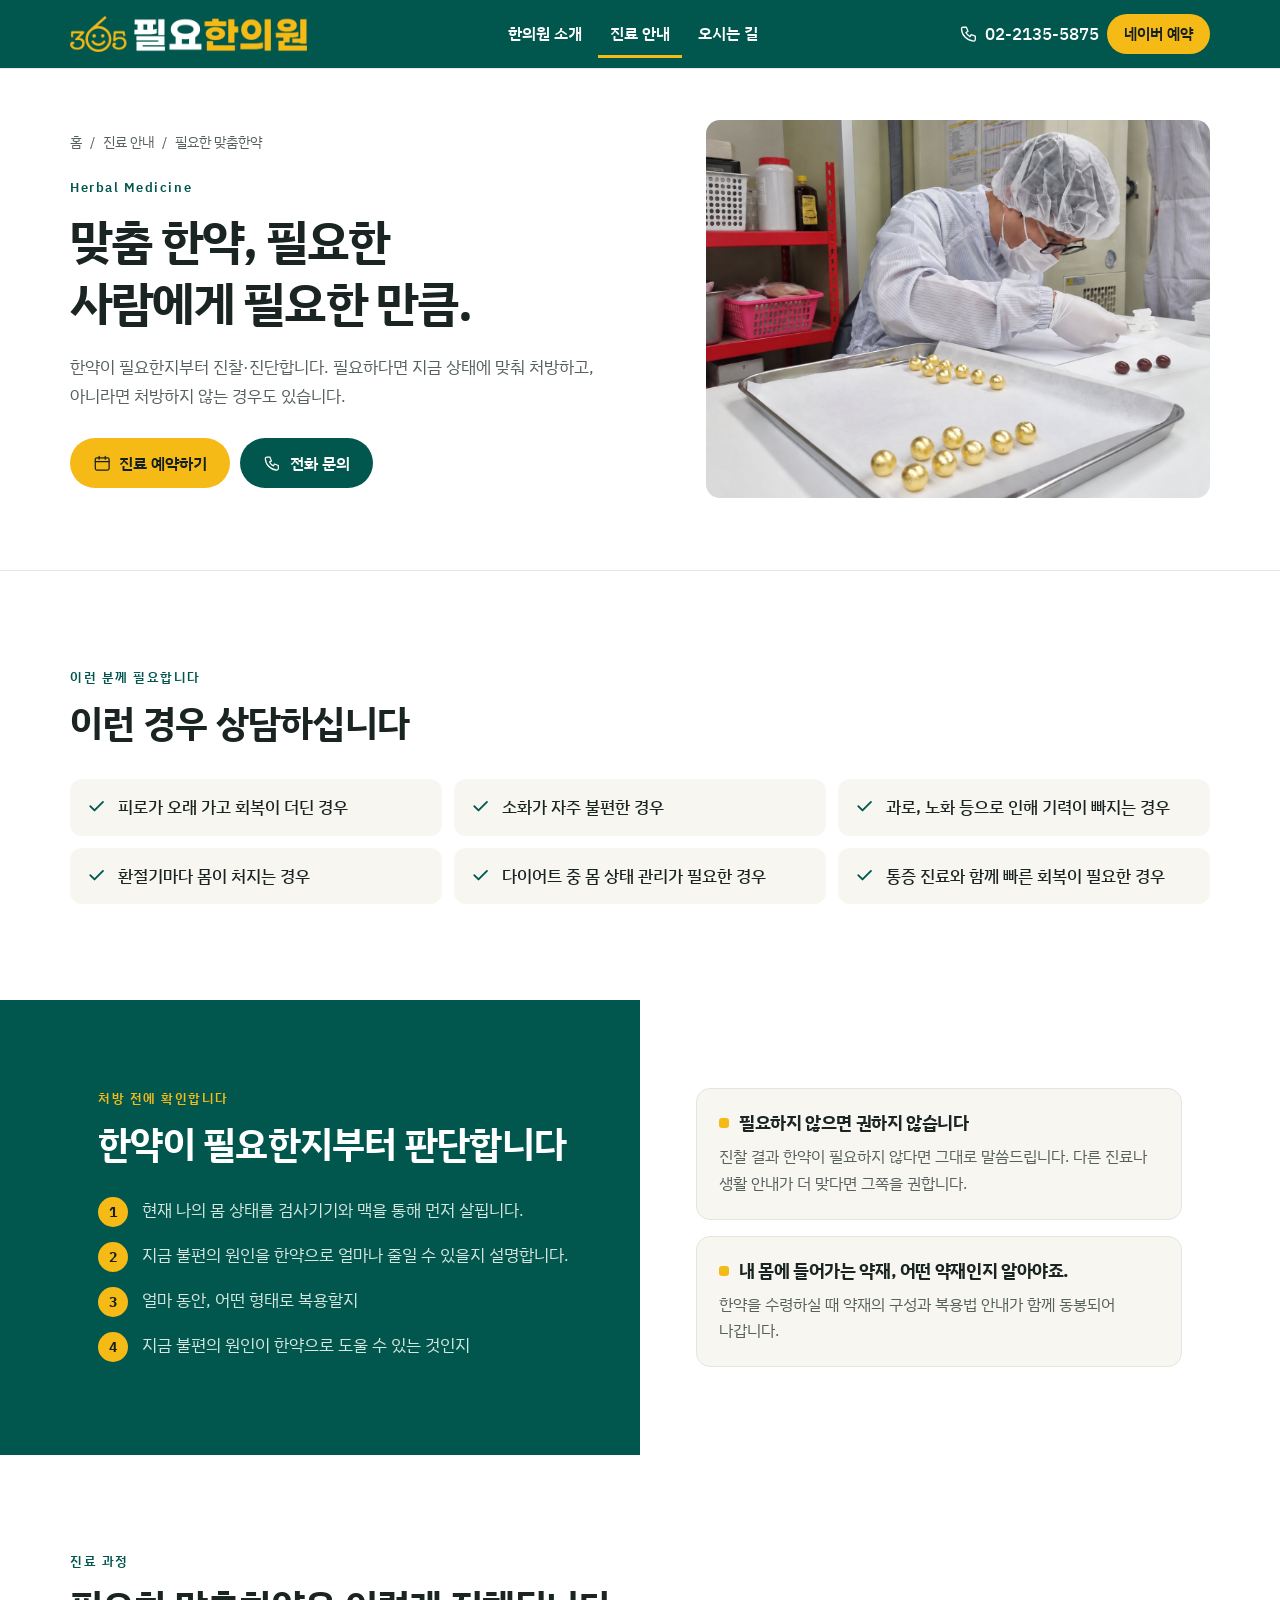
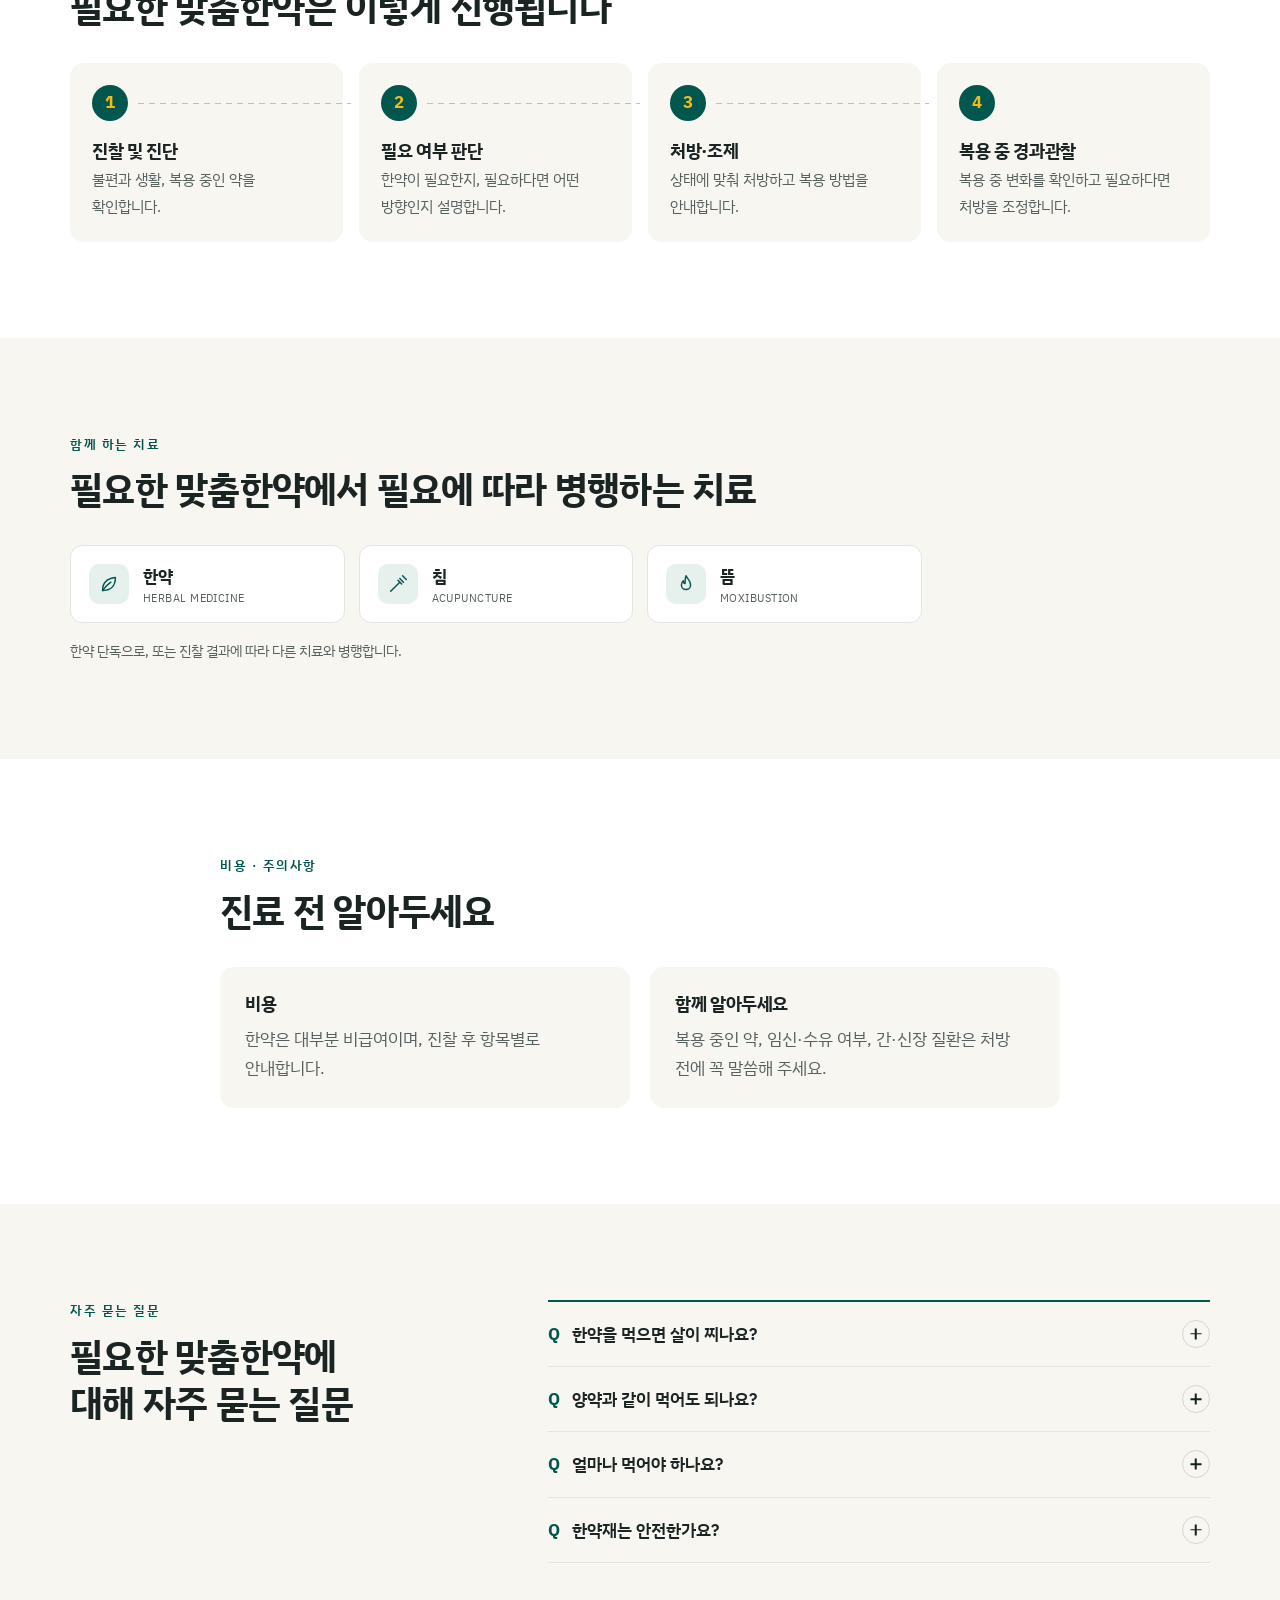
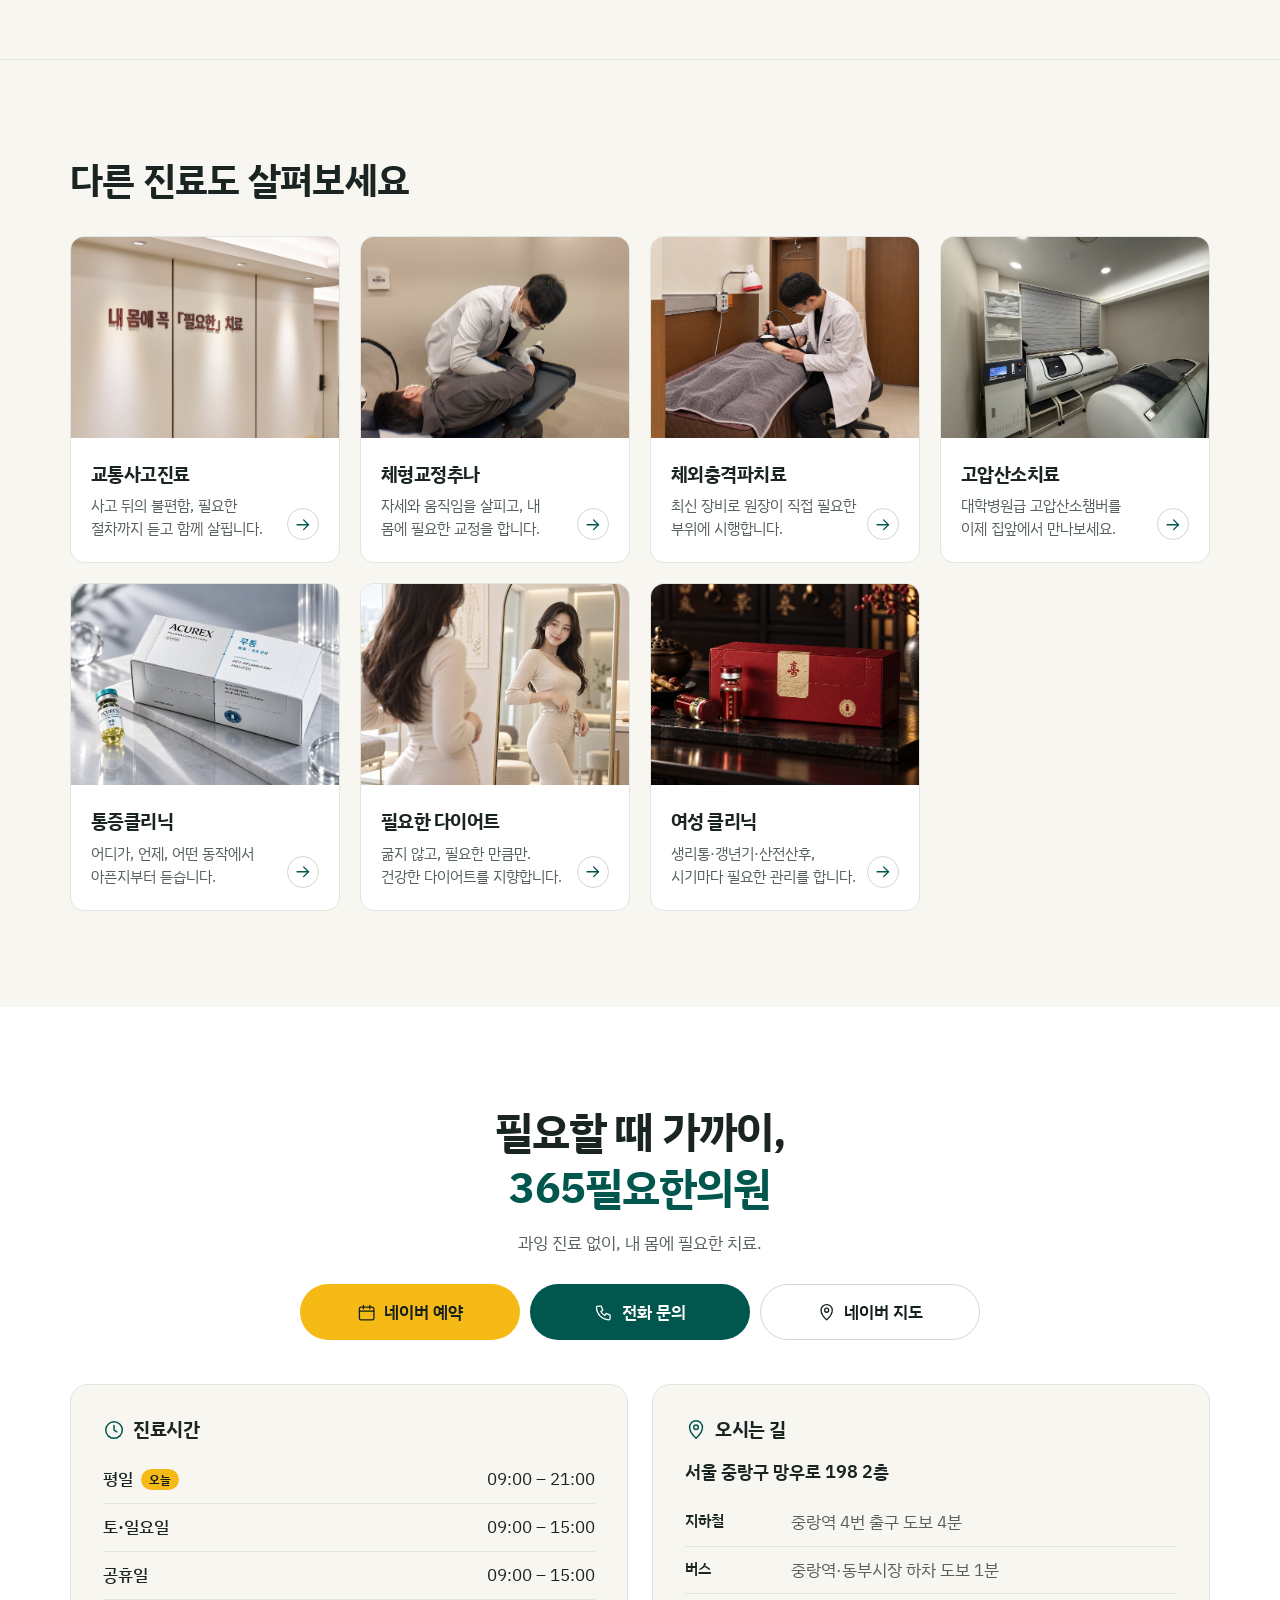
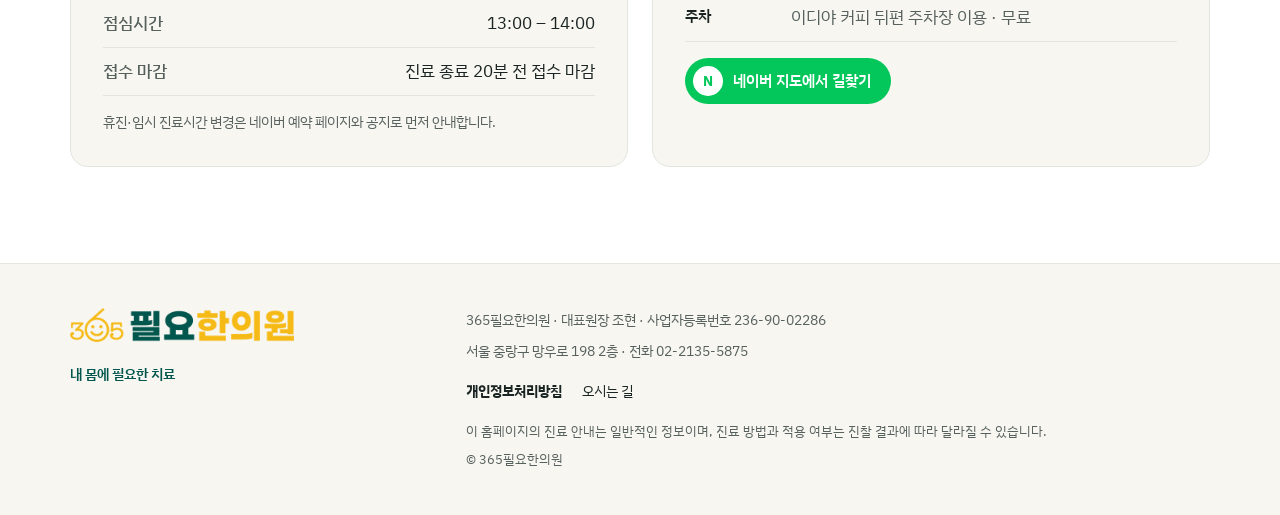
<file: treatment-herbal.html>
<!doctype html>
<html lang="ko">
<head>
<meta charset="utf-8">
<meta name="viewport" content="width=device-width, initial-scale=1, viewport-fit=cover">
<title>필요한 맞춤한약 안내 | 365필요한의원</title>
<meta name="description" content="365필요한의원 맞춤 한약 안내. 한약이 필요한지 진찰로 먼저 판단하고, 필요하다면 지금 상태에 맞춰 처방합니다. 탕전 방식과 한약재 관리 기준을 안내합니다.">
<link rel="canonical" href="https://365needhani.com/treatment-herbal.html">
<meta property="og:type" content="website">
<meta property="og:site_name" content="365필요한의원">
<meta property="og:title" content="필요한 맞춤한약 안내 | 365필요한의원">
<meta property="og:description" content="365필요한의원 맞춤 한약 안내. 한약이 필요한지 진찰로 먼저 판단하고, 필요하다면 지금 상태에 맞춰 처방합니다. 탕전 방식과 한약재 관리 기준을 안내합니다.">
<meta property="og:url" content="https://365needhani.com/treatment-herbal.html">
<meta property="og:image" content="https://365needhani.com/assets/img/og-image.jpg">
<meta property="og:locale" content="ko_KR">
<meta name="theme-color" content="#01564D">

<link rel="icon" href="assets/img/favicon.png" type="image/png">
<link rel="apple-touch-icon" href="assets/img/apple-touch-icon.png">
<link rel="preconnect" href="https://fonts.googleapis.com">
<link rel="preconnect" href="https://fonts.gstatic.com" crossorigin>
<link rel="stylesheet" href="https://fonts.googleapis.com/css2?family=IBM+Plex+Sans+KR:wght@400;500;600;700&display=swap">
<link rel="stylesheet" href="assets/css/style.css">
<script type="application/ld+json">{"@context":"https://schema.org","@type":"MedicalClinic","name":"365필요한의원","slogan":"내 몸에 필요한 치료","url":"https://365needhani.com","telephone":"02-2135-5875","logo":"https://365needhani.com/assets/img/logo.png","address":{"@type":"PostalAddress","streetAddress":"서울 중랑구 망우로 198 2층","addressCountry":"KR"},"medicalSpecialty":"Korean medicine","availableService":[{"@type":"MedicalTherapy","name":"교통사고진료"},{"@type":"MedicalTherapy","name":"체형교정추나"},{"@type":"MedicalTherapy","name":"체외충격파치료"},{"@type":"MedicalTherapy","name":"고압산소치료"},{"@type":"MedicalTherapy","name":"통증클리닉"},{"@type":"MedicalTherapy","name":"필요한 다이어트"},{"@type":"MedicalTherapy","name":"필요한 맞춤한약"},{"@type":"MedicalTherapy","name":"여성 클리닉"}]}</script>
</head>
<body>
<a class="skip" href="#main">본문 바로가기</a>

<header class="site-header">
  <div class="wrap header-inner">
    <a class="logo" href="index.html"><img src="assets/img/logo.png" alt="365필요한의원" width="1108" height="168"></a>
    <div class="header-side">
      <a class="header-phone" href="tel:02-2135-5875" data-track="call-header"><svg viewBox="0 0 24 24" fill="none" stroke="currentColor" stroke-width="1.6" stroke-linecap="round" stroke-linejoin="round" aria-hidden="true"><path d="M5 4h4l2 5-2.5 1.5a11 11 0 0 0 5 5L15 13l5 2v4a2 2 0 0 1-2 2A16 16 0 0 1 3 6a2 2 0 0 1 2-2z"/></svg><span>02-2135-5875</span></a>
      <a class="btn btn-yellow btn-sm nav-cta" href="https://naver.me/GXFbSCK0" target="_blank" rel="noopener" data-track="reserve-header">네이버 예약</a>
      <button class="nav-toggle" type="button" aria-expanded="false" aria-controls="site-nav"><span class="sr-only">메뉴 열기</span><span class="bars" aria-hidden="true"></span></button>
    </div>
    <nav id="site-nav" class="site-nav" aria-label="주 메뉴">
      <ul class="nav-list">
        
        <li><a href="about.html">한의원 소개</a></li>
        <li class="has-sub is-active">
          <a href="index.html#treatments">진료 안내</a>
          <ul class="sub">
            <li><a href="treatment-traffic-accident.html">교통사고진료</a></li><li><a href="treatment-chuna.html">체형교정추나</a></li><li><a href="treatment-eswt.html">체외충격파치료</a></li><li><a href="treatment-hbot.html">고압산소치료</a></li><li><a href="treatment-pain.html">통증클리닉</a></li><li><a href="treatment-diet.html">필요한 다이어트</a></li><li><a href="treatment-herbal.html" aria-current="page">필요한 맞춤한약</a></li><li><a href="treatment-women.html">여성 클리닉</a></li>
          </ul>
        </li>
        <li><a href="location.html">오시는 길</a></li>
      </ul>
      <div class="nav-mobile-actions">
        <a class="btn btn-yellow" href="https://naver.me/GXFbSCK0" target="_blank" rel="noopener" data-track="reserve-menu">네이버 예약</a>
        <a class="btn btn-line" href="tel:02-2135-5875" data-track="call-menu">02-2135-5875</a>
      </div>
    </nav>
  </div>
</header>
<main id="main">

<section class="page-hero">
  <div class="wrap page-hero-grid">
    <div>
      <nav class="crumbs" aria-label="현재 위치"><a href="index.html">홈</a><span aria-hidden="true">/</span><a href="index.html#treatments">진료 안내</a><span aria-hidden="true">/</span><span>필요한 맞춤한약</span></nav>
      <p class="eyebrow">Herbal Medicine</p>
      <h1 class="page-title">맞춤 한약, 필요한 사람에게 필요한 만큼.</h1>
      <p class="page-lead">한약이 필요한지부터 진찰·진단합니다. 필요하다면 지금 상태에 맞춰 처방하고, 아니라면 처방하지 않는 경우도 있습니다.</p>
      <div class="hero-actions"><a class="btn btn-yellow " href="https://naver.me/GXFbSCK0" target="_blank" rel="noopener" data-track="reserve-herbal"><svg viewBox="0 0 24 24" fill="none" stroke="currentColor" stroke-width="1.6" stroke-linecap="round" stroke-linejoin="round" aria-hidden="true"><rect x="3" y="5" width="18" height="16" rx="2"/><path d="M3 10h18M8 3v4M16 3v4"/></svg>진료 예약하기</a><a class="btn btn-green " href="tel:02-2135-5875" data-track="call-herbal"><svg viewBox="0 0 24 24" fill="none" stroke="currentColor" stroke-width="1.6" stroke-linecap="round" stroke-linejoin="round" aria-hidden="true"><path d="M5 4h4l2 5-2.5 1.5a11 11 0 0 0 5 5L15 13l5 2v4a2 2 0 0 1-2 2A16 16 0 0 1 3 6a2 2 0 0 1 2-2z"/></svg>전화 문의</a></div>
    </div>
    <img class="photo page-hero-photo" src="assets/img/herbal.jpg" alt="" data-desc="assets/img/herbal.jpg" loading="lazy" style="aspect-ratio:4 / 3">
  </div>
</section>

<section class="sec sec-white" aria-labelledby="sym-title">
  <div class="wrap">
    
<div class="sec-head">
  <p class="eyebrow">이런 분께 필요합니다</p>
  <h2 id="sym-title">이런 경우 상담하십니다</h2>
  
</div>
    
<ul class="symptoms"><li><svg viewBox="0 0 24 24" fill="none" stroke="currentColor" stroke-width="1.6" stroke-linecap="round" stroke-linejoin="round" aria-hidden="true"><path d="M5 12l5 5L20 7"/></svg><span>피로가 오래 가고 회복이 더딘 경우</span></li><li><svg viewBox="0 0 24 24" fill="none" stroke="currentColor" stroke-width="1.6" stroke-linecap="round" stroke-linejoin="round" aria-hidden="true"><path d="M5 12l5 5L20 7"/></svg><span>소화가 자주 불편한 경우</span></li><li><svg viewBox="0 0 24 24" fill="none" stroke="currentColor" stroke-width="1.6" stroke-linecap="round" stroke-linejoin="round" aria-hidden="true"><path d="M5 12l5 5L20 7"/></svg><span>과로, 노화 등으로 인해 기력이 빠지는 경우</span></li><li><svg viewBox="0 0 24 24" fill="none" stroke="currentColor" stroke-width="1.6" stroke-linecap="round" stroke-linejoin="round" aria-hidden="true"><path d="M5 12l5 5L20 7"/></svg><span>환절기마다 몸이 처지는 경우</span></li><li><svg viewBox="0 0 24 24" fill="none" stroke="currentColor" stroke-width="1.6" stroke-linecap="round" stroke-linejoin="round" aria-hidden="true"><path d="M5 12l5 5L20 7"/></svg><span>다이어트 중 몸 상태 관리가 필요한 경우</span></li><li><svg viewBox="0 0 24 24" fill="none" stroke="currentColor" stroke-width="1.6" stroke-linecap="round" stroke-linejoin="round" aria-hidden="true"><path d="M5 12l5 5L20 7"/></svg><span>통증 진료와 함께 빠른 회복이 필요한 경우</span></li></ul>
  </div>
</section>

<section class="split-block" aria-label="한약이 필요한지부터 판단합니다">
  <div class="split-green">
    <div class="split-inner">
      <p class="eyebrow eyebrow-light">처방 전에 확인합니다</p>
      <h2 class="split-title">한약이 필요한지부터 판단합니다</h2>
      <ol class="num-list"><li>현재 나의 몸 상태를 검사기기와 맥을 통해 먼저 살핍니다.</li><li>지금 불편의 원인을 한약으로 얼마나 줄일 수 있을지 설명합니다.</li><li>얼마 동안, 어떤 형태로 복용할지</li><li>지금 불편의 원인이 한약으로 도울 수 있는 것인지</li></ol>
      
    </div>
  </div>
  <div class="split-white">
    <div class="split-inner">
      <div class="split-card"><h3>필요하지 않으면 권하지 않습니다</h3><p>진찰 결과 한약이 필요하지 않다면 그대로 말씀드립니다. 다른 진료나 생활 안내가 더 맞다면 그쪽을 권합니다.</p></div><div class="split-card"><h3>내 몸에 들어가는 약재, 어떤 약재인지 알아야죠.</h3><p>한약을 수령하실 때 약재의 구성과 복용법 안내가 함께 동봉되어 나갑니다.</p></div>
    </div>
  </div>
</section>

<section class="sec sec-white" aria-labelledby="process-title">
  <div class="wrap">
    
<div class="sec-head">
  <p class="eyebrow">진료 과정</p>
  <h2 id="process-title">필요한 맞춤한약은 이렇게 진행됩니다</h2>
  
</div>
    
<ol class="steps steps-4">
  <li class="step"><span class="step-num" aria-hidden="true">1</span><h3>진찰 및 진단</h3><p>불편과 생활, 복용 중인 약을 확인합니다.</p></li><li class="step"><span class="step-num" aria-hidden="true">2</span><h3>필요 여부 판단</h3><p>한약이 필요한지, 필요하다면 어떤 방향인지 설명합니다.</p></li><li class="step"><span class="step-num" aria-hidden="true">3</span><h3>처방·조제</h3><p>상태에 맞춰 처방하고 복용 방법을 안내합니다.</p></li><li class="step"><span class="step-num" aria-hidden="true">4</span><h3>복용 중 경과관찰</h3><p>복용 중 변화를 확인하고 필요하다면 처방을 조정합니다.</p></li>
</ol>
  </div>
</section>

<section class="sec " aria-labelledby="methods-title">
  <div class="wrap">
    
<div class="sec-head">
  <p class="eyebrow">함께 하는 치료</p>
  <h2 id="methods-title">필요한 맞춤한약에서 필요에 따라 병행하는 치료</h2>
  
</div>
    
<ul class="methods">
  <li><span class="m-icon"><svg viewBox="0 0 24 24" fill="none" stroke="currentColor" stroke-width="1.6" stroke-linecap="round" stroke-linejoin="round" aria-hidden="true"><path d="M5 19c0-8 5-13 14-14 0 9-5 14-13 14"/><path d="M5 19c3-4 6-7 9-9"/></svg></span><span class="m-name">한약</span><span class="m-en">Herbal Medicine</span></li><li><span class="m-icon"><svg viewBox="0 0 24 24" fill="none" stroke="currentColor" stroke-width="1.6" stroke-linecap="round" stroke-linejoin="round" aria-hidden="true"><path d="M4 20 14 10"/><path d="M12 8l4 4"/><path d="M14 6l4 4"/><path d="M17 3l4 4"/></svg></span><span class="m-name">침</span><span class="m-en">Acupuncture</span></li><li><span class="m-icon"><svg viewBox="0 0 24 24" fill="none" stroke="currentColor" stroke-width="1.6" stroke-linecap="round" stroke-linejoin="round" aria-hidden="true"><path d="M12 3c1 3 5 5 5 10a5 5 0 0 1-10 0c0-2 1-3.5 2-4.5 0 2 1 3 2 3 0-3 0-6 1-8.5z"/></svg></span><span class="m-name">뜸</span><span class="m-en">Moxibustion</span></li>
</ul>
<p class="fine">한약 단독으로, 또는 진찰 결과에 따라 다른 치료와 병행합니다.</p>
  </div>
</section>

<section class="sec sec-white" aria-labelledby="notes-title">
  <div class="wrap narrow">
    
<div class="sec-head">
  <p class="eyebrow">비용 · 주의사항</p>
  <h2 id="notes-title">진료 전 알아두세요</h2>
  
</div>
    <div class="notes"><div class="note"><h3>비용</h3><p>한약은 대부분 비급여이며, 진찰 후 항목별로 안내합니다.</p></div><div class="note"><h3>함께 알아두세요</h3><p>복용 중인 약, 임신·수유 여부, 간·신장 질환은 처방 전에 꼭 말씀해 주세요.</p></div></div>
  </div>
</section>

<section class="sec " aria-labelledby="tfaq-title">
  <div class="wrap faq-grid">
    
<div class="sec-head">
  <p class="eyebrow">자주 묻는 질문</p>
  <h2 id="tfaq-title">필요한 맞춤한약에 대해 자주 묻는 질문</h2>
  
</div>
    
<div class="faq-list">
  
  <details class="faq">
    <summary><span class="faq-q">한약을 먹으면 살이 찌나요?</span><span class="faq-icon" aria-hidden="true"></span></summary>
    <div class="faq-a"><p>일반적으로 그렇지 않습니다. 걱정되는 부분은 진찰 시 말씀해 주시면 처방에 반영합니다.</p></div>
  </details>
  <details class="faq">
    <summary><span class="faq-q">양약과 같이 먹어도 되나요?</span><span class="faq-icon" aria-hidden="true"></span></summary>
    <div class="faq-a"><p>복용 중인 약을 알려주시면 함께 복용해도 되는지 확인해 안내합니다.</p></div>
  </details>
  <details class="faq">
    <summary><span class="faq-q">얼마나 먹어야 하나요?</span><span class="faq-icon" aria-hidden="true"></span></summary>
    <div class="faq-a"><p>상태에 따라 다릅니다. 처방 전에 기간을 안내하고, 복용 중 변화를 보며 조정합니다.</p></div>
  </details>
  <details class="faq">
    <summary><span class="faq-q">한약재는 안전한가요?</span><span class="faq-icon" aria-hidden="true"></span></summary>
    <div class="faq-a"><p>GMP와 HACCP 기준을 반영한 보건복지부의 평가인증제를 준수하여 조제한 한약재를 사용합니다. 안심하고 드셔도 됩니다.</p></div>
  </details>
</div>
  </div>
</section>


<section class="sec sec-line" aria-labelledby="other-title">
  <div class="wrap">
    
<div class="sec-head">
  
  <h2 id="other-title">다른 진료도 살펴보세요</h2>
  
</div>
    
<ul class="t-cards">
  
  <li class="t-card">
    <a href="treatment-traffic-accident.html">
      <img class="photo " src="assets/img/traffic.jpg" alt="" data-desc="assets/img/traffic.jpg" loading="lazy" style="aspect-ratio:4 / 3">
      <span class="t-card-body">
        <span class="t-card-name">교통사고진료</span>
        <span class="t-card-copy">사고 뒤의 불편함, 필요한 절차까지 듣고 함께 살핍니다.</span>
        <span class="t-card-arrow" aria-hidden="true"><svg viewBox="0 0 24 24" fill="none" stroke="currentColor" stroke-width="1.6" stroke-linecap="round" stroke-linejoin="round" aria-hidden="true"><path d="M5 12h14"/><path d="M13 6l6 6-6 6"/></svg></span>
      </span>
    </a>
  </li>
  <li class="t-card">
    <a href="treatment-chuna.html">
      <img class="photo " src="assets/img/chuna.jpg" alt="" data-desc="assets/img/chuna.jpg" loading="lazy" style="aspect-ratio:4 / 3">
      <span class="t-card-body">
        <span class="t-card-name">체형교정추나</span>
        <span class="t-card-copy">자세와 움직임을 살피고, 내 몸에 필요한 교정을 합니다.</span>
        <span class="t-card-arrow" aria-hidden="true"><svg viewBox="0 0 24 24" fill="none" stroke="currentColor" stroke-width="1.6" stroke-linecap="round" stroke-linejoin="round" aria-hidden="true"><path d="M5 12h14"/><path d="M13 6l6 6-6 6"/></svg></span>
      </span>
    </a>
  </li>
  <li class="t-card">
    <a href="treatment-eswt.html">
      <img class="photo " src="assets/img/eswt.jpg" alt="" data-desc="assets/img/eswt.jpg" loading="lazy" style="aspect-ratio:4 / 3">
      <span class="t-card-body">
        <span class="t-card-name">체외충격파치료</span>
        <span class="t-card-copy">최신 장비로 원장이 직접 필요한 부위에 시행합니다.</span>
        <span class="t-card-arrow" aria-hidden="true"><svg viewBox="0 0 24 24" fill="none" stroke="currentColor" stroke-width="1.6" stroke-linecap="round" stroke-linejoin="round" aria-hidden="true"><path d="M5 12h14"/><path d="M13 6l6 6-6 6"/></svg></span>
      </span>
    </a>
  </li>
  <li class="t-card">
    <a href="treatment-hbot.html">
      <img class="photo " src="assets/img/hbot-card.jpg" alt="" data-desc="assets/img/hbot-card.jpg" loading="lazy" style="aspect-ratio:4 / 3">
      <span class="t-card-body">
        <span class="t-card-name">고압산소치료</span>
        <span class="t-card-copy">대학병원급 고압산소챔버를 이제 집앞에서 만나보세요.</span>
        <span class="t-card-arrow" aria-hidden="true"><svg viewBox="0 0 24 24" fill="none" stroke="currentColor" stroke-width="1.6" stroke-linecap="round" stroke-linejoin="round" aria-hidden="true"><path d="M5 12h14"/><path d="M13 6l6 6-6 6"/></svg></span>
      </span>
    </a>
  </li>
  <li class="t-card">
    <a href="treatment-pain.html">
      <img class="photo " src="assets/img/pain.jpg" alt="" data-desc="assets/img/pain.jpg" loading="lazy" style="aspect-ratio:4 / 3">
      <span class="t-card-body">
        <span class="t-card-name">통증클리닉</span>
        <span class="t-card-copy">어디가, 언제, 어떤 동작에서 아픈지부터 듣습니다.</span>
        <span class="t-card-arrow" aria-hidden="true"><svg viewBox="0 0 24 24" fill="none" stroke="currentColor" stroke-width="1.6" stroke-linecap="round" stroke-linejoin="round" aria-hidden="true"><path d="M5 12h14"/><path d="M13 6l6 6-6 6"/></svg></span>
      </span>
    </a>
  </li>
  <li class="t-card">
    <a href="treatment-diet.html">
      <img class="photo " src="assets/img/diet.jpg" alt="" data-desc="assets/img/diet.jpg" loading="lazy" style="aspect-ratio:4 / 3">
      <span class="t-card-body">
        <span class="t-card-name">필요한 다이어트</span>
        <span class="t-card-copy">굶지 않고, 필요한 만큼만. 건강한 다이어트를 지향합니다.</span>
        <span class="t-card-arrow" aria-hidden="true"><svg viewBox="0 0 24 24" fill="none" stroke="currentColor" stroke-width="1.6" stroke-linecap="round" stroke-linejoin="round" aria-hidden="true"><path d="M5 12h14"/><path d="M13 6l6 6-6 6"/></svg></span>
      </span>
    </a>
  </li>
  <li class="t-card">
    <a href="treatment-women.html">
      <img class="photo " src="assets/img/women.jpg" alt="" data-desc="assets/img/women.jpg" loading="lazy" style="aspect-ratio:4 / 3">
      <span class="t-card-body">
        <span class="t-card-name">여성 클리닉</span>
        <span class="t-card-copy">생리통·갱년기·산전산후, 시기마다 필요한 관리를 합니다.</span>
        <span class="t-card-arrow" aria-hidden="true"><svg viewBox="0 0 24 24" fill="none" stroke="currentColor" stroke-width="1.6" stroke-linecap="round" stroke-linejoin="round" aria-hidden="true"><path d="M5 12h14"/><path d="M13 6l6 6-6 6"/></svg></span>
      </span>
    </a>
  </li>
</ul>
  </div>
</section>

<section class="visit" aria-labelledby="visit-title">
  <div class="wrap">
    <div class="visit-cta">
      <h2 id="visit-title" class="visit-title">필요할 때 가까이,<br><span class="accent">365필요한의원</span></h2>
      <p class="visit-sub">과잉 진료 없이, 내 몸에 필요한 치료.</p>
      <div class="visit-actions">
        <a class="btn btn-yellow btn-lg" href="https://naver.me/GXFbSCK0" target="_blank" rel="noopener" data-track="reserve-visit"><svg viewBox="0 0 24 24" fill="none" stroke="currentColor" stroke-width="1.6" stroke-linecap="round" stroke-linejoin="round" aria-hidden="true"><rect x="3" y="5" width="18" height="16" rx="2"/><path d="M3 10h18M8 3v4M16 3v4"/></svg>네이버 예약</a>
        <a class="btn btn-green btn-lg" href="tel:02-2135-5875" data-track="call-visit"><svg viewBox="0 0 24 24" fill="none" stroke="currentColor" stroke-width="1.6" stroke-linecap="round" stroke-linejoin="round" aria-hidden="true"><path d="M5 4h4l2 5-2.5 1.5a11 11 0 0 0 5 5L15 13l5 2v4a2 2 0 0 1-2 2A16 16 0 0 1 3 6a2 2 0 0 1 2-2z"/></svg>전화 문의</a>
        <a class="btn btn-line btn-lg" href="https://naver.me/FLyvfNd8" target="_blank" rel="noopener" data-track="map-visit"><svg viewBox="0 0 24 24" fill="none" stroke="currentColor" stroke-width="1.6" stroke-linecap="round" stroke-linejoin="round" aria-hidden="true"><path d="M12 21s7-6.5 7-12a7 7 0 0 0-14 0c0 5.5 7 12 7 12z"/><circle cx="12" cy="9" r="2.5"/></svg>네이버 지도</a>
      </div>
    </div>
    <div class="visit-grid">
      <div class="visit-card">
        <h3 class="visit-h"><svg viewBox="0 0 24 24" fill="none" stroke="currentColor" stroke-width="1.6" stroke-linecap="round" stroke-linejoin="round" aria-hidden="true"><circle cx="12" cy="12" r="9"/><path d="M12 7v5l3 2"/></svg>진료시간</h3>
        
<dl class="hours">
  <div class="hours-row" data-day="평일"><dt>평일</dt><dd>09:00 – 21:00</dd></div><div class="hours-row" data-day="토·일요일"><dt>토·일요일</dt><dd>09:00 – 15:00</dd></div><div class="hours-row" data-day="공휴일"><dt>공휴일</dt><dd>09:00 – 15:00</dd></div>
  <div class="hours-row hours-sub"><dt>점심시간</dt><dd>13:00 – 14:00</dd></div>
  <div class="hours-row hours-sub"><dt>접수 마감</dt><dd>진료 종료 20분 전 접수 마감</dd></div>
</dl>
        <p class="visit-note">휴진·임시 진료시간 변경은 네이버 예약 페이지와 공지로 먼저 안내합니다.</p>
      </div>
      <div class="visit-card">
        <h3 class="visit-h"><svg viewBox="0 0 24 24" fill="none" stroke="currentColor" stroke-width="1.6" stroke-linecap="round" stroke-linejoin="round" aria-hidden="true"><path d="M12 21s7-6.5 7-12a7 7 0 0 0-14 0c0 5.5 7 12 7 12z"/><circle cx="12" cy="9" r="2.5"/></svg>오시는 길</h3>
        <p class="visit-addr">서울 중랑구 망우로 198 2층</p>
        <dl class="spec spec-sm">
          <div><dt>지하철</dt><dd>중랑역 4번 출구 도보 4분</dd></div><div><dt>버스</dt><dd>중랑역·동부시장 하차 도보 1분</dd></div>
          <div><dt>주차</dt><dd>이디야 커피 뒤편 주차장 이용 · 무료</dd></div>
        </dl>
        <div class="map-btns">
          <a class="map-btn map-naver" href="https://naver.me/FLyvfNd8" target="_blank" rel="noopener" data-track="map-naver"><b>N</b>네이버 지도에서 길찾기</a>
        </div>
      </div>
    </div>
  </div>
</section>
</main>

<footer class="site-footer">
  <div class="wrap footer-inner">
    <div class="footer-brand">
      <a class="logo" href="index.html"><img src="assets/img/logo-light-bg.png" alt="365필요한의원" width="1108" height="168"></a>
      <p class="footer-slogan">내 몸에 필요한 치료</p>
    </div>
    <div class="footer-info">
      <p>365필요한의원 · 대표원장 조현 · 사업자등록번호 236-90-02286</p>
      <p>서울 중랑구 망우로 198 2층 · 전화 02-2135-5875</p>
      <p class="footer-links"><a href="index.html"><b>개인정보처리방침</b></a><a href="location.html">오시는 길</a></p>
      <p class="footer-legal">이 홈페이지의 진료 안내는 일반적인 정보이며, 진료 방법과 적용 여부는 진찰 결과에 따라 달라질 수 있습니다.</p>
      <p class="footer-copy">© 365필요한의원</p>
    </div>
  </div>
</footer>

<nav class="mobile-bar" aria-label="빠른 연결">
  <a href="tel:02-2135-5875" data-track="call-mobile"><svg viewBox="0 0 24 24" fill="none" stroke="currentColor" stroke-width="1.6" stroke-linecap="round" stroke-linejoin="round" aria-hidden="true"><path d="M5 4h4l2 5-2.5 1.5a11 11 0 0 0 5 5L15 13l5 2v4a2 2 0 0 1-2 2A16 16 0 0 1 3 6a2 2 0 0 1 2-2z"/></svg>전화 문의</a>
  <a class="is-main" href="https://naver.me/GXFbSCK0" target="_blank" rel="noopener" data-track="reserve-mobile"><svg viewBox="0 0 24 24" fill="none" stroke="currentColor" stroke-width="1.6" stroke-linecap="round" stroke-linejoin="round" aria-hidden="true"><rect x="3" y="5" width="18" height="16" rx="2"/><path d="M3 10h18M8 3v4M16 3v4"/></svg>예약하기</a>
  <a href="https://naver.me/FLyvfNd8" target="_blank" rel="noopener" data-track="map-mobile"><svg viewBox="0 0 24 24" fill="none" stroke="currentColor" stroke-width="1.6" stroke-linecap="round" stroke-linejoin="round" aria-hidden="true"><path d="M12 21s7-6.5 7-12a7 7 0 0 0-14 0c0 5.5 7 12 7 12z"/><circle cx="12" cy="9" r="2.5"/></svg>오시는 길</a>
</nav>
<script src="assets/js/main.js" defer></script>
</body>
</html>
</file>
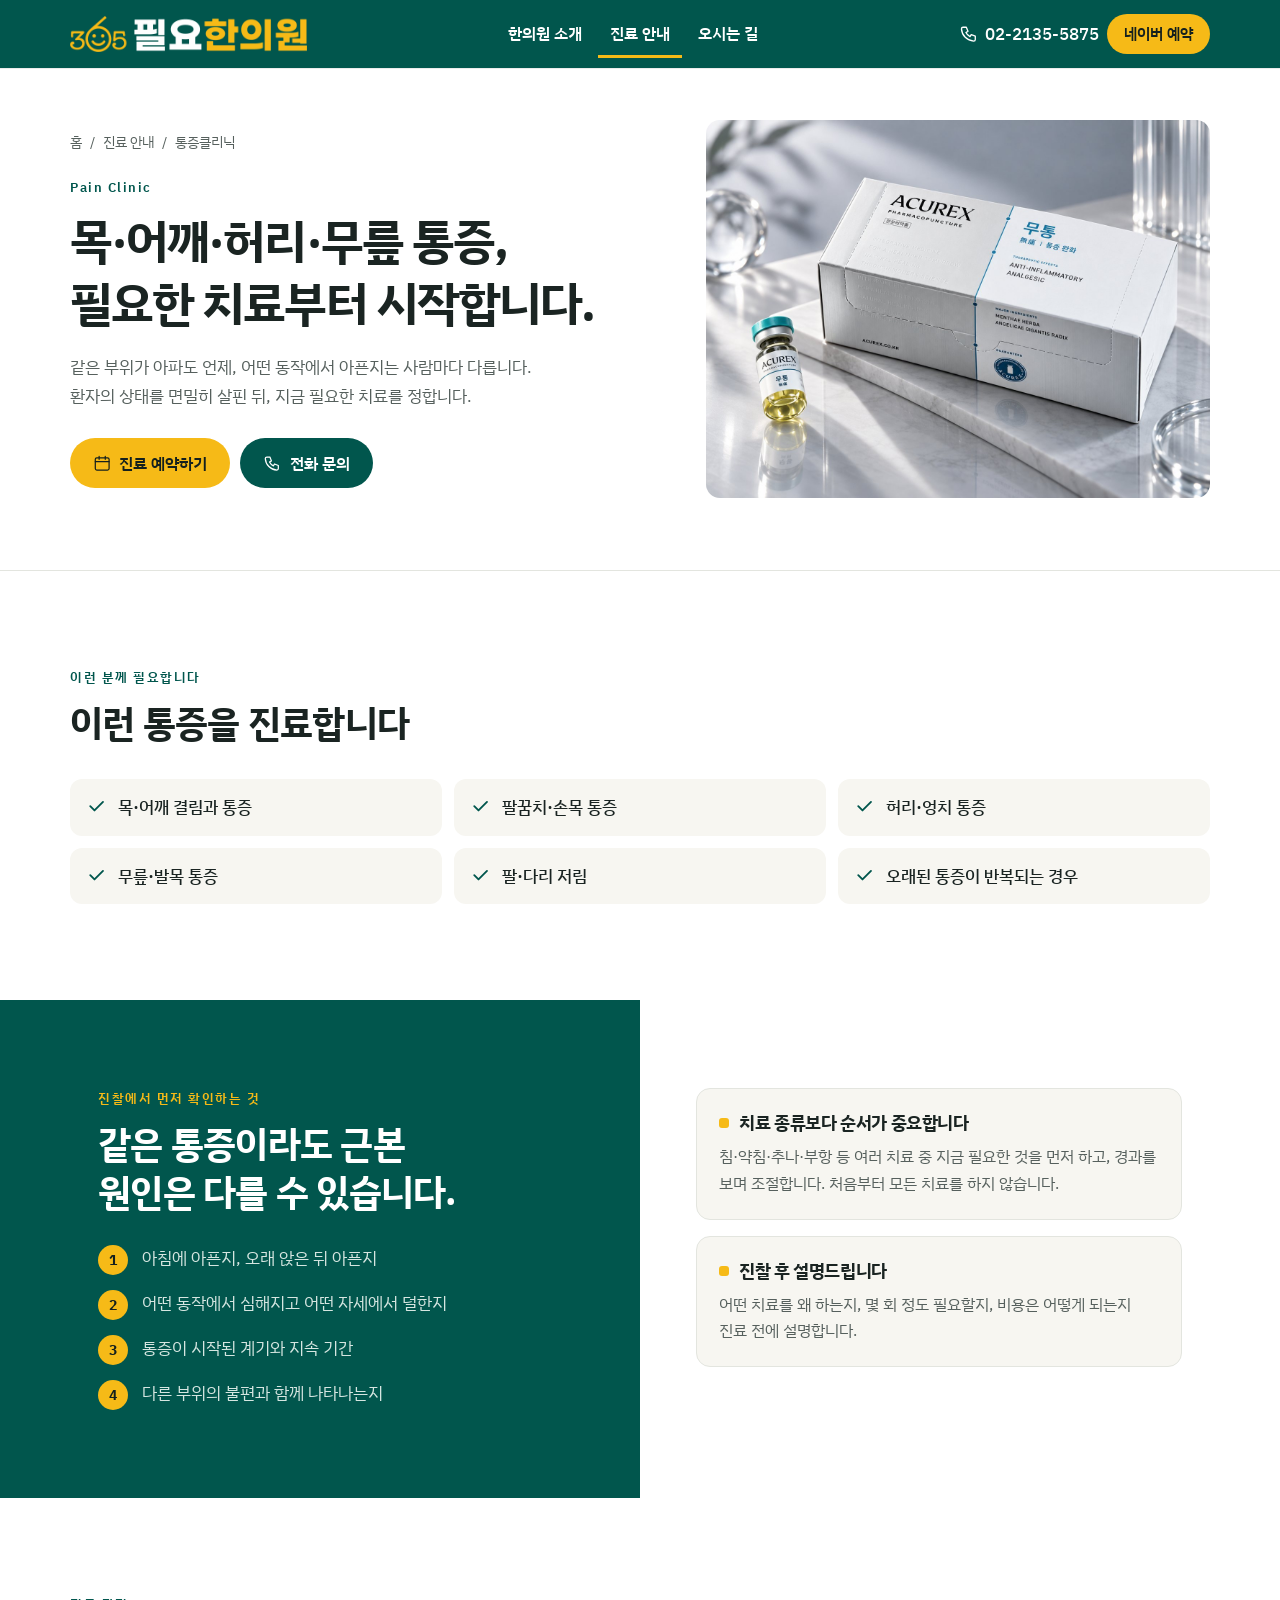
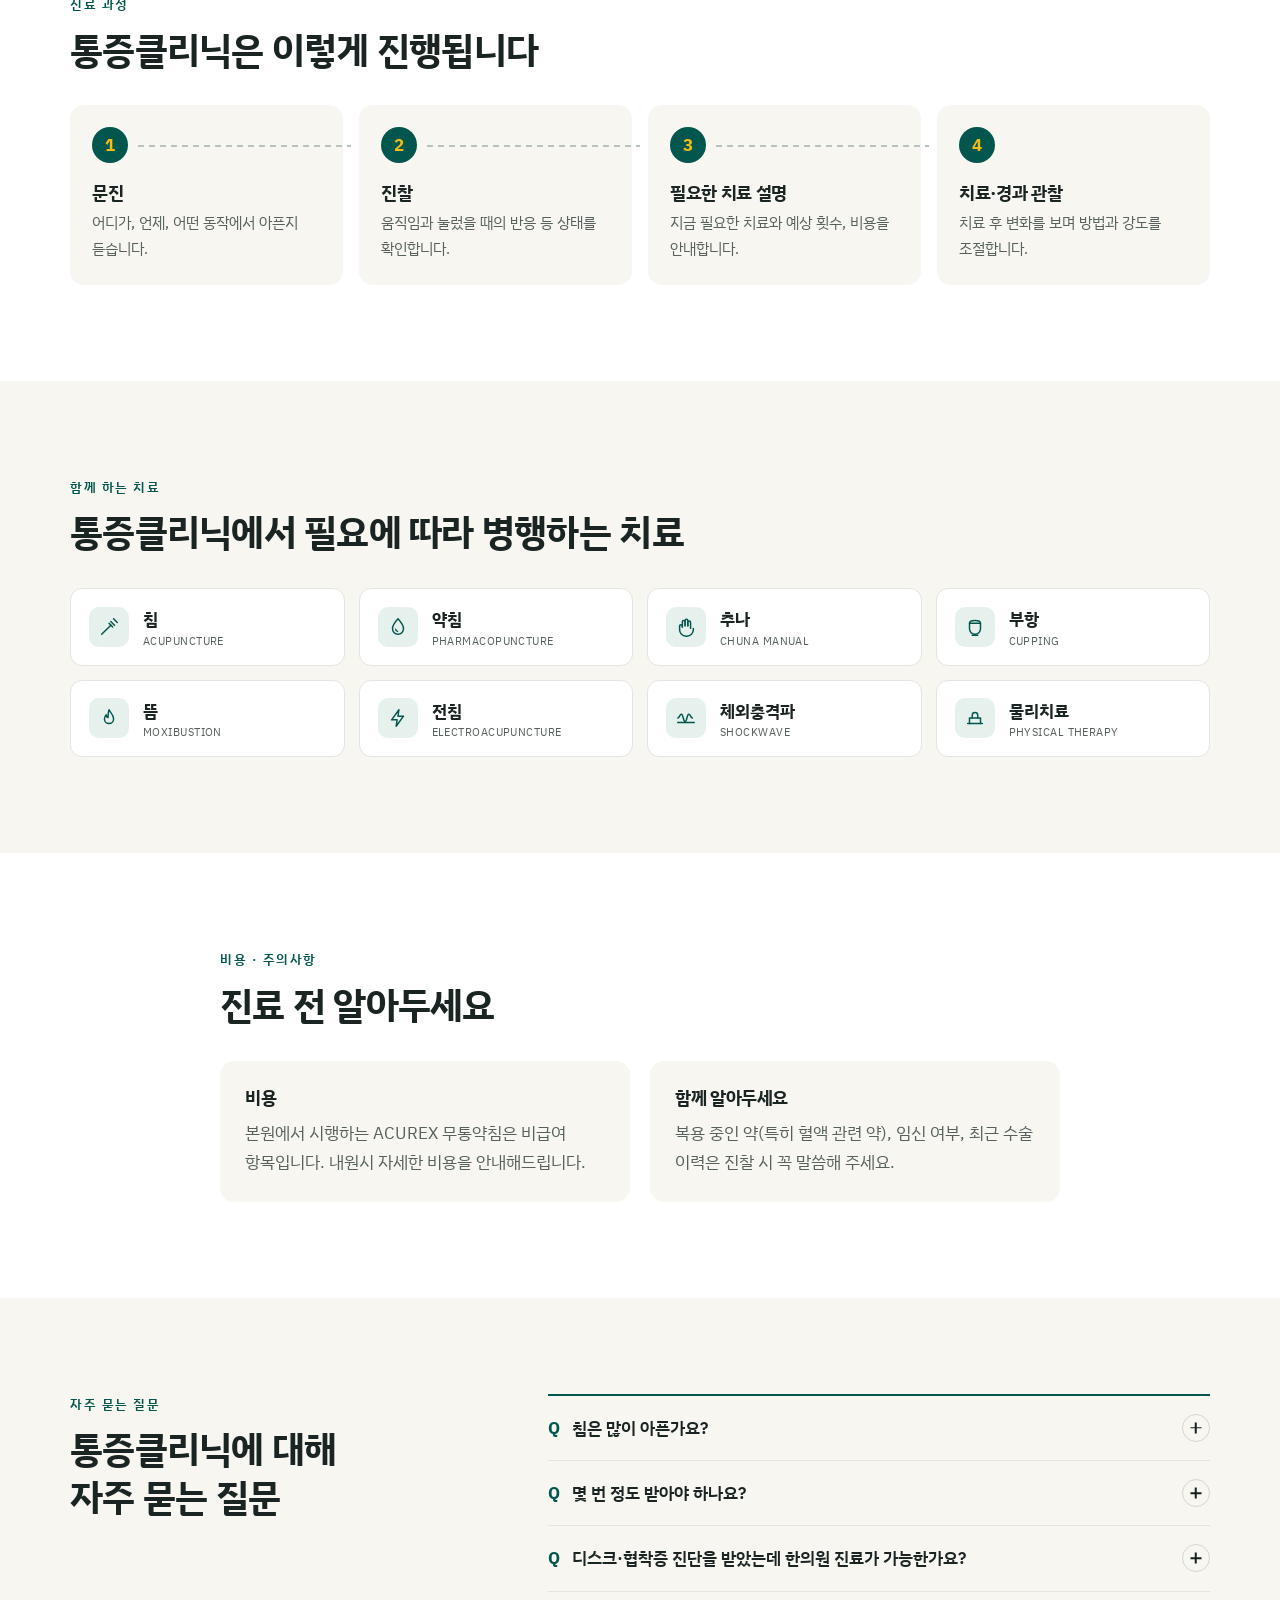
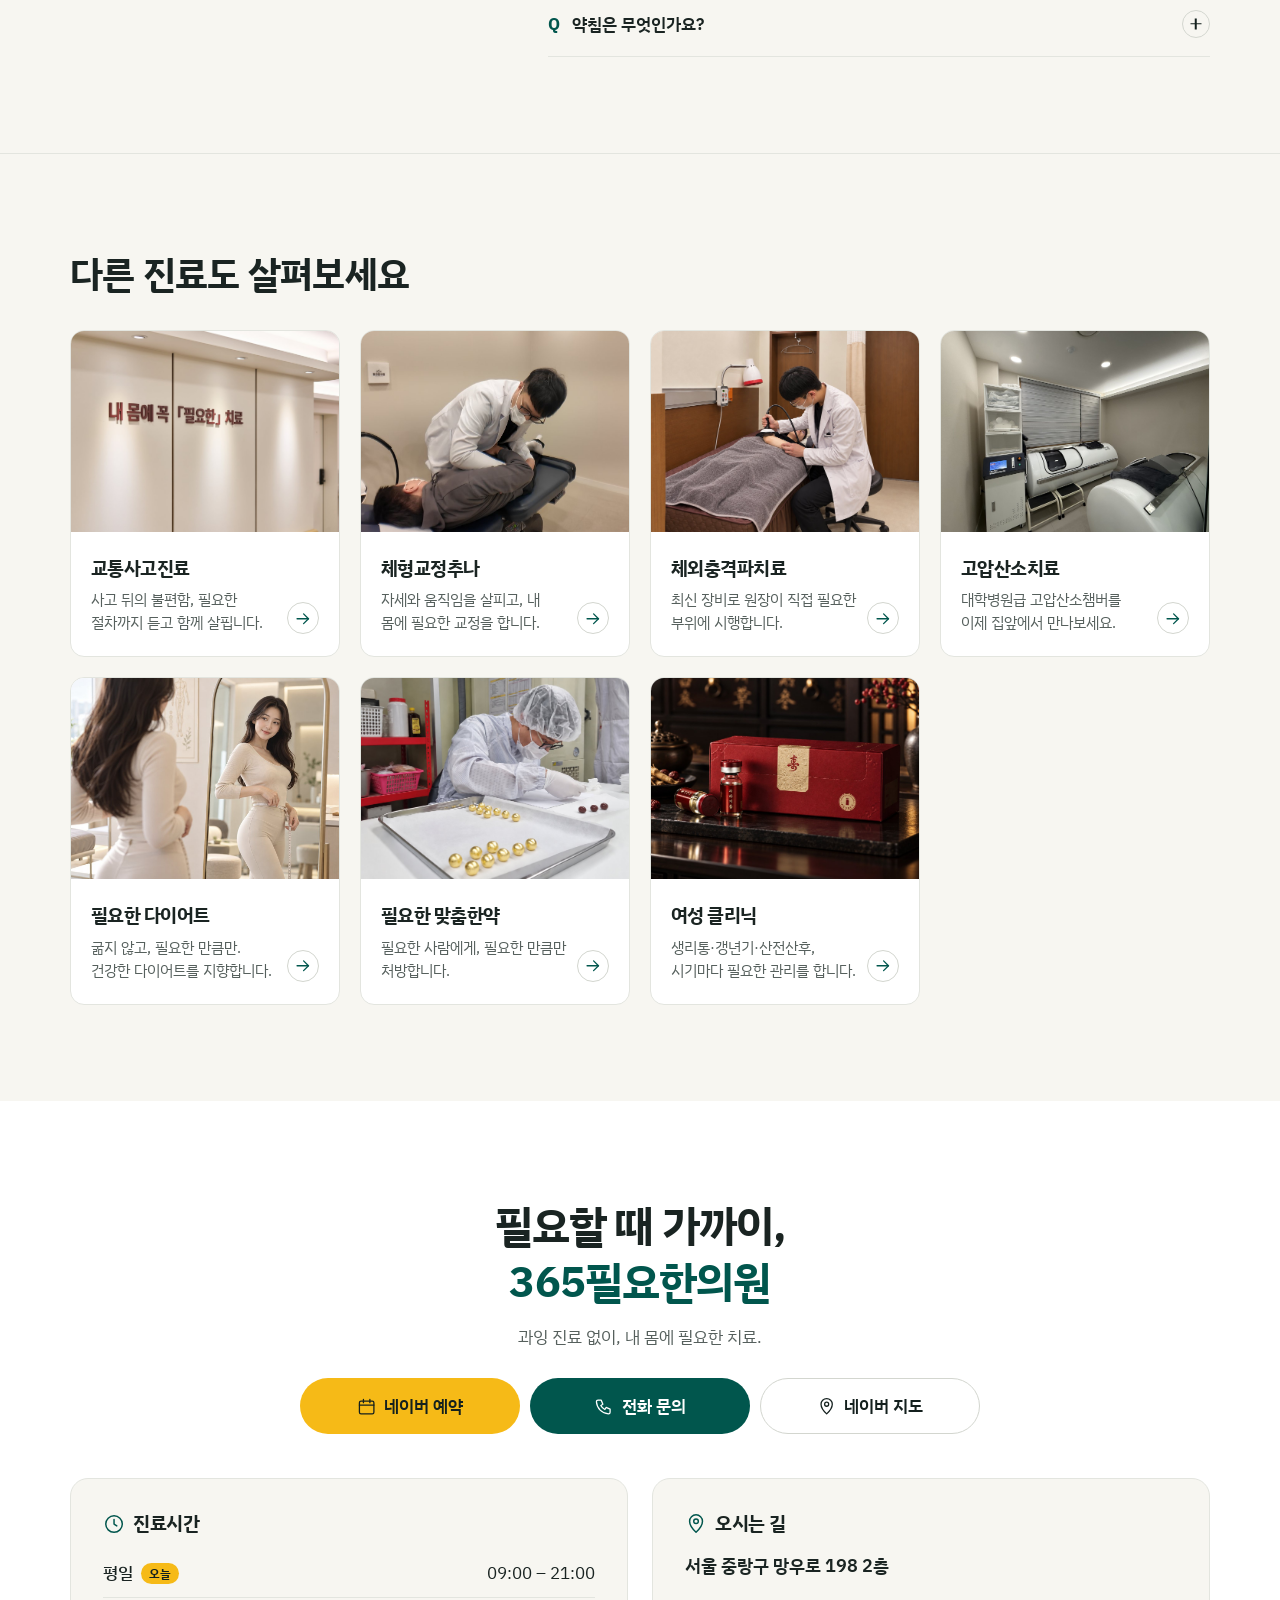
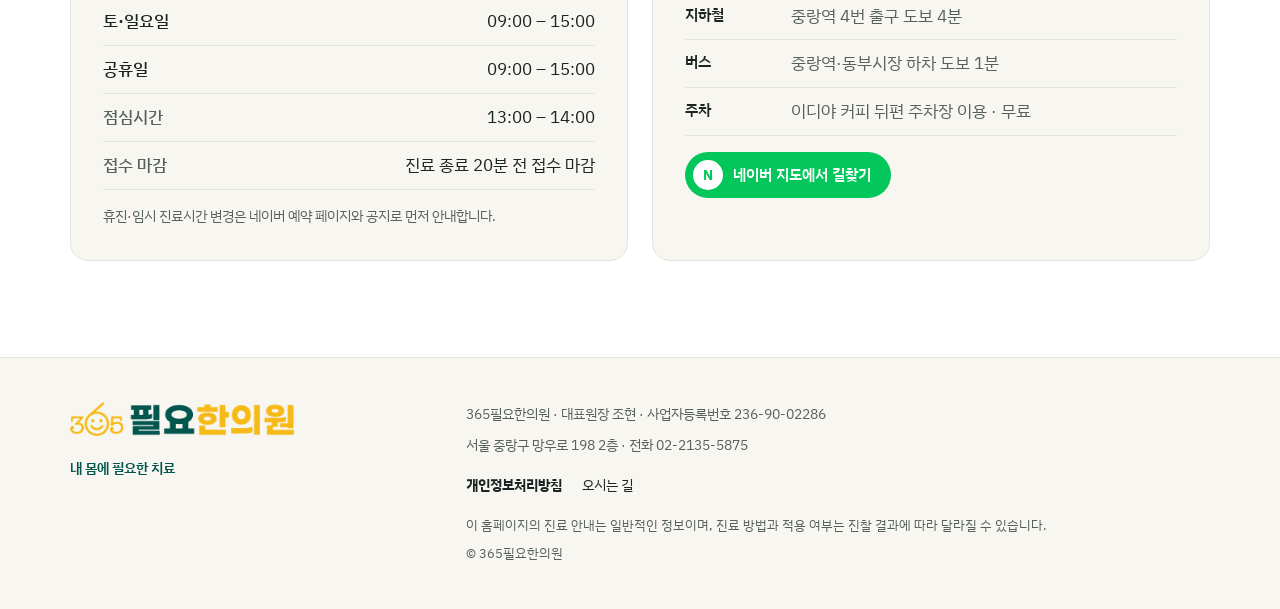
<file: treatment-pain.html>
<!doctype html>
<html lang="ko">
<head>
<meta charset="utf-8">
<meta name="viewport" content="width=device-width, initial-scale=1, viewport-fit=cover">
<title>통증클리닉 안내 | 365필요한의원</title>
<meta name="description" content="365필요한의원 통증클리닉 안내. 목·어깨·허리·무릎 통증을 언제, 어떤 동작에서 아픈지부터 살피고 침·약침·추나·부항 등 필요한 치료를 정합니다.">
<link rel="canonical" href="https://365needhani.com/treatment-pain.html">
<meta property="og:type" content="website">
<meta property="og:site_name" content="365필요한의원">
<meta property="og:title" content="통증클리닉 안내 | 365필요한의원">
<meta property="og:description" content="365필요한의원 통증클리닉 안내. 목·어깨·허리·무릎 통증을 언제, 어떤 동작에서 아픈지부터 살피고 침·약침·추나·부항 등 필요한 치료를 정합니다.">
<meta property="og:url" content="https://365needhani.com/treatment-pain.html">
<meta property="og:image" content="https://365needhani.com/assets/img/og-image.jpg">
<meta property="og:locale" content="ko_KR">
<meta name="theme-color" content="#01564D">

<link rel="icon" href="assets/img/favicon.png" type="image/png">
<link rel="apple-touch-icon" href="assets/img/apple-touch-icon.png">
<link rel="preconnect" href="https://fonts.googleapis.com">
<link rel="preconnect" href="https://fonts.gstatic.com" crossorigin>
<link rel="stylesheet" href="https://fonts.googleapis.com/css2?family=IBM+Plex+Sans+KR:wght@400;500;600;700&display=swap">
<link rel="stylesheet" href="assets/css/style.css">
<script type="application/ld+json">{"@context":"https://schema.org","@type":"MedicalClinic","name":"365필요한의원","slogan":"내 몸에 필요한 치료","url":"https://365needhani.com","telephone":"02-2135-5875","logo":"https://365needhani.com/assets/img/logo.png","address":{"@type":"PostalAddress","streetAddress":"서울 중랑구 망우로 198 2층","addressCountry":"KR"},"medicalSpecialty":"Korean medicine","availableService":[{"@type":"MedicalTherapy","name":"교통사고진료"},{"@type":"MedicalTherapy","name":"체형교정추나"},{"@type":"MedicalTherapy","name":"체외충격파치료"},{"@type":"MedicalTherapy","name":"고압산소치료"},{"@type":"MedicalTherapy","name":"통증클리닉"},{"@type":"MedicalTherapy","name":"필요한 다이어트"},{"@type":"MedicalTherapy","name":"필요한 맞춤한약"},{"@type":"MedicalTherapy","name":"여성 클리닉"}]}</script>
</head>
<body>
<a class="skip" href="#main">본문 바로가기</a>

<header class="site-header">
  <div class="wrap header-inner">
    <a class="logo" href="index.html"><img src="assets/img/logo.png" alt="365필요한의원" width="1108" height="168"></a>
    <div class="header-side">
      <a class="header-phone" href="tel:02-2135-5875" data-track="call-header"><svg viewBox="0 0 24 24" fill="none" stroke="currentColor" stroke-width="1.6" stroke-linecap="round" stroke-linejoin="round" aria-hidden="true"><path d="M5 4h4l2 5-2.5 1.5a11 11 0 0 0 5 5L15 13l5 2v4a2 2 0 0 1-2 2A16 16 0 0 1 3 6a2 2 0 0 1 2-2z"/></svg><span>02-2135-5875</span></a>
      <a class="btn btn-yellow btn-sm nav-cta" href="https://naver.me/GXFbSCK0" target="_blank" rel="noopener" data-track="reserve-header">네이버 예약</a>
      <button class="nav-toggle" type="button" aria-expanded="false" aria-controls="site-nav"><span class="sr-only">메뉴 열기</span><span class="bars" aria-hidden="true"></span></button>
    </div>
    <nav id="site-nav" class="site-nav" aria-label="주 메뉴">
      <ul class="nav-list">
        
        <li><a href="about.html">한의원 소개</a></li>
        <li class="has-sub is-active">
          <a href="index.html#treatments">진료 안내</a>
          <ul class="sub">
            <li><a href="treatment-traffic-accident.html">교통사고진료</a></li><li><a href="treatment-chuna.html">체형교정추나</a></li><li><a href="treatment-eswt.html">체외충격파치료</a></li><li><a href="treatment-hbot.html">고압산소치료</a></li><li><a href="treatment-pain.html" aria-current="page">통증클리닉</a></li><li><a href="treatment-diet.html">필요한 다이어트</a></li><li><a href="treatment-herbal.html">필요한 맞춤한약</a></li><li><a href="treatment-women.html">여성 클리닉</a></li>
          </ul>
        </li>
        <li><a href="location.html">오시는 길</a></li>
      </ul>
      <div class="nav-mobile-actions">
        <a class="btn btn-yellow" href="https://naver.me/GXFbSCK0" target="_blank" rel="noopener" data-track="reserve-menu">네이버 예약</a>
        <a class="btn btn-line" href="tel:02-2135-5875" data-track="call-menu">02-2135-5875</a>
      </div>
    </nav>
  </div>
</header>
<main id="main">

<section class="page-hero">
  <div class="wrap page-hero-grid">
    <div>
      <nav class="crumbs" aria-label="현재 위치"><a href="index.html">홈</a><span aria-hidden="true">/</span><a href="index.html#treatments">진료 안내</a><span aria-hidden="true">/</span><span>통증클리닉</span></nav>
      <p class="eyebrow">Pain Clinic</p>
      <h1 class="page-title">목·어깨·허리·무릎 통증,<br>필요한 치료부터 시작합니다.</h1>
      <p class="page-lead">같은 부위가 아파도 언제, 어떤 동작에서 아픈지는 사람마다 다릅니다.<br>환자의 상태를 면밀히 살핀 뒤, 지금 필요한 치료를 정합니다.</p>
      <div class="hero-actions"><a class="btn btn-yellow " href="https://naver.me/GXFbSCK0" target="_blank" rel="noopener" data-track="reserve-pain"><svg viewBox="0 0 24 24" fill="none" stroke="currentColor" stroke-width="1.6" stroke-linecap="round" stroke-linejoin="round" aria-hidden="true"><rect x="3" y="5" width="18" height="16" rx="2"/><path d="M3 10h18M8 3v4M16 3v4"/></svg>진료 예약하기</a><a class="btn btn-green " href="tel:02-2135-5875" data-track="call-pain"><svg viewBox="0 0 24 24" fill="none" stroke="currentColor" stroke-width="1.6" stroke-linecap="round" stroke-linejoin="round" aria-hidden="true"><path d="M5 4h4l2 5-2.5 1.5a11 11 0 0 0 5 5L15 13l5 2v4a2 2 0 0 1-2 2A16 16 0 0 1 3 6a2 2 0 0 1 2-2z"/></svg>전화 문의</a></div>
    </div>
    <img class="photo page-hero-photo" src="assets/img/pain.jpg" alt="" data-desc="assets/img/pain.jpg" loading="lazy" style="aspect-ratio:4 / 3">
  </div>
</section>

<section class="sec sec-white" aria-labelledby="sym-title">
  <div class="wrap">
    
<div class="sec-head">
  <p class="eyebrow">이런 분께 필요합니다</p>
  <h2 id="sym-title">이런 통증을 진료합니다</h2>
  
</div>
    
<ul class="symptoms"><li><svg viewBox="0 0 24 24" fill="none" stroke="currentColor" stroke-width="1.6" stroke-linecap="round" stroke-linejoin="round" aria-hidden="true"><path d="M5 12l5 5L20 7"/></svg><span>목·어깨 결림과 통증</span></li><li><svg viewBox="0 0 24 24" fill="none" stroke="currentColor" stroke-width="1.6" stroke-linecap="round" stroke-linejoin="round" aria-hidden="true"><path d="M5 12l5 5L20 7"/></svg><span>팔꿈치·손목 통증</span></li><li><svg viewBox="0 0 24 24" fill="none" stroke="currentColor" stroke-width="1.6" stroke-linecap="round" stroke-linejoin="round" aria-hidden="true"><path d="M5 12l5 5L20 7"/></svg><span>허리·엉치 통증</span></li><li><svg viewBox="0 0 24 24" fill="none" stroke="currentColor" stroke-width="1.6" stroke-linecap="round" stroke-linejoin="round" aria-hidden="true"><path d="M5 12l5 5L20 7"/></svg><span>무릎·발목 통증</span></li><li><svg viewBox="0 0 24 24" fill="none" stroke="currentColor" stroke-width="1.6" stroke-linecap="round" stroke-linejoin="round" aria-hidden="true"><path d="M5 12l5 5L20 7"/></svg><span>팔·다리 저림</span></li><li><svg viewBox="0 0 24 24" fill="none" stroke="currentColor" stroke-width="1.6" stroke-linecap="round" stroke-linejoin="round" aria-hidden="true"><path d="M5 12l5 5L20 7"/></svg><span>오래된 통증이 반복되는 경우</span></li></ul>
  </div>
</section>

<section class="split-block" aria-label="같은 통증이라도 근본 원인은 다를 수 있습니다.">
  <div class="split-green">
    <div class="split-inner">
      <p class="eyebrow eyebrow-light">진찰에서 먼저 확인하는 것</p>
      <h2 class="split-title">같은 통증이라도 근본 원인은 다를 수 있습니다.</h2>
      <ol class="num-list"><li>아침에 아픈지, 오래 앉은 뒤 아픈지</li><li>어떤 동작에서 심해지고 어떤 자세에서 덜한지</li><li>통증이 시작된 계기와 지속 기간</li><li>다른 부위의 불편과 함께 나타나는지</li></ol>
      
    </div>
  </div>
  <div class="split-white">
    <div class="split-inner">
      <div class="split-card"><h3>치료 종류보다 순서가 중요합니다</h3><p>침·약침·추나·부항 등 여러 치료 중 지금 필요한 것을 먼저 하고, 경과를 보며 조절합니다. 처음부터 모든 치료를 하지 않습니다.</p></div><div class="split-card"><h3>진찰 후 설명드립니다</h3><p>어떤 치료를 왜 하는지, 몇 회 정도 필요할지, 비용은 어떻게 되는지 진료 전에 설명합니다.</p></div>
    </div>
  </div>
</section>

<section class="sec sec-white" aria-labelledby="process-title">
  <div class="wrap">
    
<div class="sec-head">
  <p class="eyebrow">진료 과정</p>
  <h2 id="process-title">통증클리닉은 이렇게 진행됩니다</h2>
  
</div>
    
<ol class="steps steps-4">
  <li class="step"><span class="step-num" aria-hidden="true">1</span><h3>문진</h3><p>어디가, 언제, 어떤 동작에서 아픈지 듣습니다.</p></li><li class="step"><span class="step-num" aria-hidden="true">2</span><h3>진찰</h3><p>움직임과 눌렀을 때의 반응 등 상태를 확인합니다.</p></li><li class="step"><span class="step-num" aria-hidden="true">3</span><h3>필요한 치료 설명</h3><p>지금 필요한 치료와 예상 횟수, 비용을 안내합니다.</p></li><li class="step"><span class="step-num" aria-hidden="true">4</span><h3>치료·경과 관찰</h3><p>치료 후 변화를 보며 방법과 강도를 조절합니다.</p></li>
</ol>
  </div>
</section>

<section class="sec " aria-labelledby="methods-title">
  <div class="wrap">
    
<div class="sec-head">
  <p class="eyebrow">함께 하는 치료</p>
  <h2 id="methods-title">통증클리닉에서 필요에 따라 병행하는 치료</h2>
  
</div>
    
<ul class="methods">
  <li><span class="m-icon"><svg viewBox="0 0 24 24" fill="none" stroke="currentColor" stroke-width="1.6" stroke-linecap="round" stroke-linejoin="round" aria-hidden="true"><path d="M4 20 14 10"/><path d="M12 8l4 4"/><path d="M14 6l4 4"/><path d="M17 3l4 4"/></svg></span><span class="m-name">침</span><span class="m-en">Acupuncture</span></li><li><span class="m-icon"><svg viewBox="0 0 24 24" fill="none" stroke="currentColor" stroke-width="1.6" stroke-linecap="round" stroke-linejoin="round" aria-hidden="true"><path d="M12 3s6 6.5 6 11a6 6 0 0 1-12 0c0-4.5 6-11 6-11z"/><path d="M9.5 14.5a2.5 2.5 0 0 0 2 2.3"/></svg></span><span class="m-name">약침</span><span class="m-en">Pharmacopuncture</span></li><li><span class="m-icon"><svg viewBox="0 0 24 24" fill="none" stroke="currentColor" stroke-width="1.6" stroke-linecap="round" stroke-linejoin="round" aria-hidden="true"><path d="M8 12V6.5a1.5 1.5 0 0 1 3 0V11"/><path d="M11 10V5a1.5 1.5 0 0 1 3 0v6"/><path d="M14 10.5V7a1.5 1.5 0 0 1 3 0v6.5"/><path d="M8 12v-1a1.5 1.5 0 0 0-3 0v4a7 7 0 0 0 7 7h1a7 7 0 0 0 7-7v-1.5"/></svg></span><span class="m-name">추나</span><span class="m-en">Chuna Manual</span></li><li><span class="m-icon"><svg viewBox="0 0 24 24" fill="none" stroke="currentColor" stroke-width="1.6" stroke-linecap="round" stroke-linejoin="round" aria-hidden="true"><path d="M6 8h12v6a6 6 0 0 1-12 0z"/><path d="M6 8c0-2 2.7-3 6-3s6 1 6 3"/><path d="M9 21h6"/></svg></span><span class="m-name">부항</span><span class="m-en">Cupping</span></li><li><span class="m-icon"><svg viewBox="0 0 24 24" fill="none" stroke="currentColor" stroke-width="1.6" stroke-linecap="round" stroke-linejoin="round" aria-hidden="true"><path d="M12 3c1 3 5 5 5 10a5 5 0 0 1-10 0c0-2 1-3.5 2-4.5 0 2 1 3 2 3 0-3 0-6 1-8.5z"/></svg></span><span class="m-name">뜸</span><span class="m-en">Moxibustion</span></li><li><span class="m-icon"><svg viewBox="0 0 24 24" fill="none" stroke="currentColor" stroke-width="1.6" stroke-linecap="round" stroke-linejoin="round" aria-hidden="true"><path d="M13 3 5 14h6l-1 7 8-11h-6z"/></svg></span><span class="m-name">전침</span><span class="m-en">Electroacupuncture</span></li><li><span class="m-icon"><svg viewBox="0 0 24 24" fill="none" stroke="currentColor" stroke-width="1.6" stroke-linecap="round" stroke-linejoin="round" aria-hidden="true"><path d="M3 12c2 0 2-4 4-4s2 8 4 8 2-8 4-8 2 4 4 4"/><path d="M3 17h18"/></svg></span><span class="m-name">체외충격파</span><span class="m-en">Shockwave</span></li><li><span class="m-icon"><svg viewBox="0 0 24 24" fill="none" stroke="currentColor" stroke-width="1.6" stroke-linecap="round" stroke-linejoin="round" aria-hidden="true"><path d="M4 18h16"/><path d="M6 18v-6h12v6"/><path d="M9 12V9a3 3 0 0 1 6 0v3"/></svg></span><span class="m-name">물리치료</span><span class="m-en">Physical Therapy</span></li>
</ul>

  </div>
</section>

<section class="sec sec-white" aria-labelledby="notes-title">
  <div class="wrap narrow">
    
<div class="sec-head">
  <p class="eyebrow">비용 · 주의사항</p>
  <h2 id="notes-title">진료 전 알아두세요</h2>
  
</div>
    <div class="notes"><div class="note"><h3>비용</h3><p>본원에서 시행하는 ACUREX 무통약침은 비급여 항목입니다. 내원시 자세한 비용을 안내해드립니다.</p></div><div class="note"><h3>함께 알아두세요</h3><p>복용 중인 약(특히 혈액 관련 약), 임신 여부, 최근 수술 이력은 진찰 시 꼭 말씀해 주세요.</p></div></div>
  </div>
</section>

<section class="sec " aria-labelledby="tfaq-title">
  <div class="wrap faq-grid">
    
<div class="sec-head">
  <p class="eyebrow">자주 묻는 질문</p>
  <h2 id="tfaq-title">통증클리닉에 대해 자주 묻는 질문</h2>
  
</div>
    
<div class="faq-list">
  
  <details class="faq">
    <summary><span class="faq-q">침은 많이 아픈가요?</span><span class="faq-icon" aria-hidden="true"></span></summary>
    <div class="faq-a"><p>대부분 처음 걱정하시는 것보다 자극이 적습니다. 너무 걱정하지 마시고 내원하셔도 됩니다.</p></div>
  </details>
  <details class="faq">
    <summary><span class="faq-q">몇 번 정도 받아야 하나요?</span><span class="faq-icon" aria-hidden="true"></span></summary>
    <div class="faq-a"><p>통증의 정도와 기간에 따라 다릅니다. 첫 진찰에서 예상 횟수를 안내하고, 경과에 따라 조정합니다. 필요 없는 치료는 권하지 않습니다.</p></div>
  </details>
  <details class="faq">
    <summary><span class="faq-q">디스크·협착증 진단을 받았는데 한의원 진료가 가능한가요?</span><span class="faq-icon" aria-hidden="true"></span></summary>
    <div class="faq-a"><p>대부분 진료가 가능하며, 진단명과 함께 현재 상태를 진찰한 뒤 판단합니다. 검사 자료가 있다면 가져와 주세요.</p></div>
  </details>
  <details class="faq">
    <summary><span class="faq-q">약침은 무엇인가요?</span><span class="faq-icon" aria-hidden="true"></span></summary>
    <div class="faq-a"><p>한약재에서 추출한 약액을 침처럼 해당 부위에 놓는 치료입니다. 어떤 약침을 쓰는지 진찰하면서 자세히 설명드립니다.</p></div>
  </details>
</div>
  </div>
</section>


<section class="sec sec-line" aria-labelledby="other-title">
  <div class="wrap">
    
<div class="sec-head">
  
  <h2 id="other-title">다른 진료도 살펴보세요</h2>
  
</div>
    
<ul class="t-cards">
  
  <li class="t-card">
    <a href="treatment-traffic-accident.html">
      <img class="photo " src="assets/img/traffic.jpg" alt="" data-desc="assets/img/traffic.jpg" loading="lazy" style="aspect-ratio:4 / 3">
      <span class="t-card-body">
        <span class="t-card-name">교통사고진료</span>
        <span class="t-card-copy">사고 뒤의 불편함, 필요한 절차까지 듣고 함께 살핍니다.</span>
        <span class="t-card-arrow" aria-hidden="true"><svg viewBox="0 0 24 24" fill="none" stroke="currentColor" stroke-width="1.6" stroke-linecap="round" stroke-linejoin="round" aria-hidden="true"><path d="M5 12h14"/><path d="M13 6l6 6-6 6"/></svg></span>
      </span>
    </a>
  </li>
  <li class="t-card">
    <a href="treatment-chuna.html">
      <img class="photo " src="assets/img/chuna.jpg" alt="" data-desc="assets/img/chuna.jpg" loading="lazy" style="aspect-ratio:4 / 3">
      <span class="t-card-body">
        <span class="t-card-name">체형교정추나</span>
        <span class="t-card-copy">자세와 움직임을 살피고, 내 몸에 필요한 교정을 합니다.</span>
        <span class="t-card-arrow" aria-hidden="true"><svg viewBox="0 0 24 24" fill="none" stroke="currentColor" stroke-width="1.6" stroke-linecap="round" stroke-linejoin="round" aria-hidden="true"><path d="M5 12h14"/><path d="M13 6l6 6-6 6"/></svg></span>
      </span>
    </a>
  </li>
  <li class="t-card">
    <a href="treatment-eswt.html">
      <img class="photo " src="assets/img/eswt.jpg" alt="" data-desc="assets/img/eswt.jpg" loading="lazy" style="aspect-ratio:4 / 3">
      <span class="t-card-body">
        <span class="t-card-name">체외충격파치료</span>
        <span class="t-card-copy">최신 장비로 원장이 직접 필요한 부위에 시행합니다.</span>
        <span class="t-card-arrow" aria-hidden="true"><svg viewBox="0 0 24 24" fill="none" stroke="currentColor" stroke-width="1.6" stroke-linecap="round" stroke-linejoin="round" aria-hidden="true"><path d="M5 12h14"/><path d="M13 6l6 6-6 6"/></svg></span>
      </span>
    </a>
  </li>
  <li class="t-card">
    <a href="treatment-hbot.html">
      <img class="photo " src="assets/img/hbot-card.jpg" alt="" data-desc="assets/img/hbot-card.jpg" loading="lazy" style="aspect-ratio:4 / 3">
      <span class="t-card-body">
        <span class="t-card-name">고압산소치료</span>
        <span class="t-card-copy">대학병원급 고압산소챔버를 이제 집앞에서 만나보세요.</span>
        <span class="t-card-arrow" aria-hidden="true"><svg viewBox="0 0 24 24" fill="none" stroke="currentColor" stroke-width="1.6" stroke-linecap="round" stroke-linejoin="round" aria-hidden="true"><path d="M5 12h14"/><path d="M13 6l6 6-6 6"/></svg></span>
      </span>
    </a>
  </li>
  <li class="t-card">
    <a href="treatment-diet.html">
      <img class="photo " src="assets/img/diet.jpg" alt="" data-desc="assets/img/diet.jpg" loading="lazy" style="aspect-ratio:4 / 3">
      <span class="t-card-body">
        <span class="t-card-name">필요한 다이어트</span>
        <span class="t-card-copy">굶지 않고, 필요한 만큼만. 건강한 다이어트를 지향합니다.</span>
        <span class="t-card-arrow" aria-hidden="true"><svg viewBox="0 0 24 24" fill="none" stroke="currentColor" stroke-width="1.6" stroke-linecap="round" stroke-linejoin="round" aria-hidden="true"><path d="M5 12h14"/><path d="M13 6l6 6-6 6"/></svg></span>
      </span>
    </a>
  </li>
  <li class="t-card">
    <a href="treatment-herbal.html">
      <img class="photo " src="assets/img/herbal.jpg" alt="" data-desc="assets/img/herbal.jpg" loading="lazy" style="aspect-ratio:4 / 3">
      <span class="t-card-body">
        <span class="t-card-name">필요한 맞춤한약</span>
        <span class="t-card-copy">필요한 사람에게, 필요한 만큼만 처방합니다.</span>
        <span class="t-card-arrow" aria-hidden="true"><svg viewBox="0 0 24 24" fill="none" stroke="currentColor" stroke-width="1.6" stroke-linecap="round" stroke-linejoin="round" aria-hidden="true"><path d="M5 12h14"/><path d="M13 6l6 6-6 6"/></svg></span>
      </span>
    </a>
  </li>
  <li class="t-card">
    <a href="treatment-women.html">
      <img class="photo " src="assets/img/women.jpg" alt="" data-desc="assets/img/women.jpg" loading="lazy" style="aspect-ratio:4 / 3">
      <span class="t-card-body">
        <span class="t-card-name">여성 클리닉</span>
        <span class="t-card-copy">생리통·갱년기·산전산후, 시기마다 필요한 관리를 합니다.</span>
        <span class="t-card-arrow" aria-hidden="true"><svg viewBox="0 0 24 24" fill="none" stroke="currentColor" stroke-width="1.6" stroke-linecap="round" stroke-linejoin="round" aria-hidden="true"><path d="M5 12h14"/><path d="M13 6l6 6-6 6"/></svg></span>
      </span>
    </a>
  </li>
</ul>
  </div>
</section>

<section class="visit" aria-labelledby="visit-title">
  <div class="wrap">
    <div class="visit-cta">
      <h2 id="visit-title" class="visit-title">필요할 때 가까이,<br><span class="accent">365필요한의원</span></h2>
      <p class="visit-sub">과잉 진료 없이, 내 몸에 필요한 치료.</p>
      <div class="visit-actions">
        <a class="btn btn-yellow btn-lg" href="https://naver.me/GXFbSCK0" target="_blank" rel="noopener" data-track="reserve-visit"><svg viewBox="0 0 24 24" fill="none" stroke="currentColor" stroke-width="1.6" stroke-linecap="round" stroke-linejoin="round" aria-hidden="true"><rect x="3" y="5" width="18" height="16" rx="2"/><path d="M3 10h18M8 3v4M16 3v4"/></svg>네이버 예약</a>
        <a class="btn btn-green btn-lg" href="tel:02-2135-5875" data-track="call-visit"><svg viewBox="0 0 24 24" fill="none" stroke="currentColor" stroke-width="1.6" stroke-linecap="round" stroke-linejoin="round" aria-hidden="true"><path d="M5 4h4l2 5-2.5 1.5a11 11 0 0 0 5 5L15 13l5 2v4a2 2 0 0 1-2 2A16 16 0 0 1 3 6a2 2 0 0 1 2-2z"/></svg>전화 문의</a>
        <a class="btn btn-line btn-lg" href="https://naver.me/FLyvfNd8" target="_blank" rel="noopener" data-track="map-visit"><svg viewBox="0 0 24 24" fill="none" stroke="currentColor" stroke-width="1.6" stroke-linecap="round" stroke-linejoin="round" aria-hidden="true"><path d="M12 21s7-6.5 7-12a7 7 0 0 0-14 0c0 5.5 7 12 7 12z"/><circle cx="12" cy="9" r="2.5"/></svg>네이버 지도</a>
      </div>
    </div>
    <div class="visit-grid">
      <div class="visit-card">
        <h3 class="visit-h"><svg viewBox="0 0 24 24" fill="none" stroke="currentColor" stroke-width="1.6" stroke-linecap="round" stroke-linejoin="round" aria-hidden="true"><circle cx="12" cy="12" r="9"/><path d="M12 7v5l3 2"/></svg>진료시간</h3>
        
<dl class="hours">
  <div class="hours-row" data-day="평일"><dt>평일</dt><dd>09:00 – 21:00</dd></div><div class="hours-row" data-day="토·일요일"><dt>토·일요일</dt><dd>09:00 – 15:00</dd></div><div class="hours-row" data-day="공휴일"><dt>공휴일</dt><dd>09:00 – 15:00</dd></div>
  <div class="hours-row hours-sub"><dt>점심시간</dt><dd>13:00 – 14:00</dd></div>
  <div class="hours-row hours-sub"><dt>접수 마감</dt><dd>진료 종료 20분 전 접수 마감</dd></div>
</dl>
        <p class="visit-note">휴진·임시 진료시간 변경은 네이버 예약 페이지와 공지로 먼저 안내합니다.</p>
      </div>
      <div class="visit-card">
        <h3 class="visit-h"><svg viewBox="0 0 24 24" fill="none" stroke="currentColor" stroke-width="1.6" stroke-linecap="round" stroke-linejoin="round" aria-hidden="true"><path d="M12 21s7-6.5 7-12a7 7 0 0 0-14 0c0 5.5 7 12 7 12z"/><circle cx="12" cy="9" r="2.5"/></svg>오시는 길</h3>
        <p class="visit-addr">서울 중랑구 망우로 198 2층</p>
        <dl class="spec spec-sm">
          <div><dt>지하철</dt><dd>중랑역 4번 출구 도보 4분</dd></div><div><dt>버스</dt><dd>중랑역·동부시장 하차 도보 1분</dd></div>
          <div><dt>주차</dt><dd>이디야 커피 뒤편 주차장 이용 · 무료</dd></div>
        </dl>
        <div class="map-btns">
          <a class="map-btn map-naver" href="https://naver.me/FLyvfNd8" target="_blank" rel="noopener" data-track="map-naver"><b>N</b>네이버 지도에서 길찾기</a>
        </div>
      </div>
    </div>
  </div>
</section>
</main>

<footer class="site-footer">
  <div class="wrap footer-inner">
    <div class="footer-brand">
      <a class="logo" href="index.html"><img src="assets/img/logo-light-bg.png" alt="365필요한의원" width="1108" height="168"></a>
      <p class="footer-slogan">내 몸에 필요한 치료</p>
    </div>
    <div class="footer-info">
      <p>365필요한의원 · 대표원장 조현 · 사업자등록번호 236-90-02286</p>
      <p>서울 중랑구 망우로 198 2층 · 전화 02-2135-5875</p>
      <p class="footer-links"><a href="index.html"><b>개인정보처리방침</b></a><a href="location.html">오시는 길</a></p>
      <p class="footer-legal">이 홈페이지의 진료 안내는 일반적인 정보이며, 진료 방법과 적용 여부는 진찰 결과에 따라 달라질 수 있습니다.</p>
      <p class="footer-copy">© 365필요한의원</p>
    </div>
  </div>
</footer>

<nav class="mobile-bar" aria-label="빠른 연결">
  <a href="tel:02-2135-5875" data-track="call-mobile"><svg viewBox="0 0 24 24" fill="none" stroke="currentColor" stroke-width="1.6" stroke-linecap="round" stroke-linejoin="round" aria-hidden="true"><path d="M5 4h4l2 5-2.5 1.5a11 11 0 0 0 5 5L15 13l5 2v4a2 2 0 0 1-2 2A16 16 0 0 1 3 6a2 2 0 0 1 2-2z"/></svg>전화 문의</a>
  <a class="is-main" href="https://naver.me/GXFbSCK0" target="_blank" rel="noopener" data-track="reserve-mobile"><svg viewBox="0 0 24 24" fill="none" stroke="currentColor" stroke-width="1.6" stroke-linecap="round" stroke-linejoin="round" aria-hidden="true"><rect x="3" y="5" width="18" height="16" rx="2"/><path d="M3 10h18M8 3v4M16 3v4"/></svg>예약하기</a>
  <a href="https://naver.me/FLyvfNd8" target="_blank" rel="noopener" data-track="map-mobile"><svg viewBox="0 0 24 24" fill="none" stroke="currentColor" stroke-width="1.6" stroke-linecap="round" stroke-linejoin="round" aria-hidden="true"><path d="M12 21s7-6.5 7-12a7 7 0 0 0-14 0c0 5.5 7 12 7 12z"/><circle cx="12" cy="9" r="2.5"/></svg>오시는 길</a>
</nav>
<script src="assets/js/main.js" defer></script>
</body>
</html>
</file>
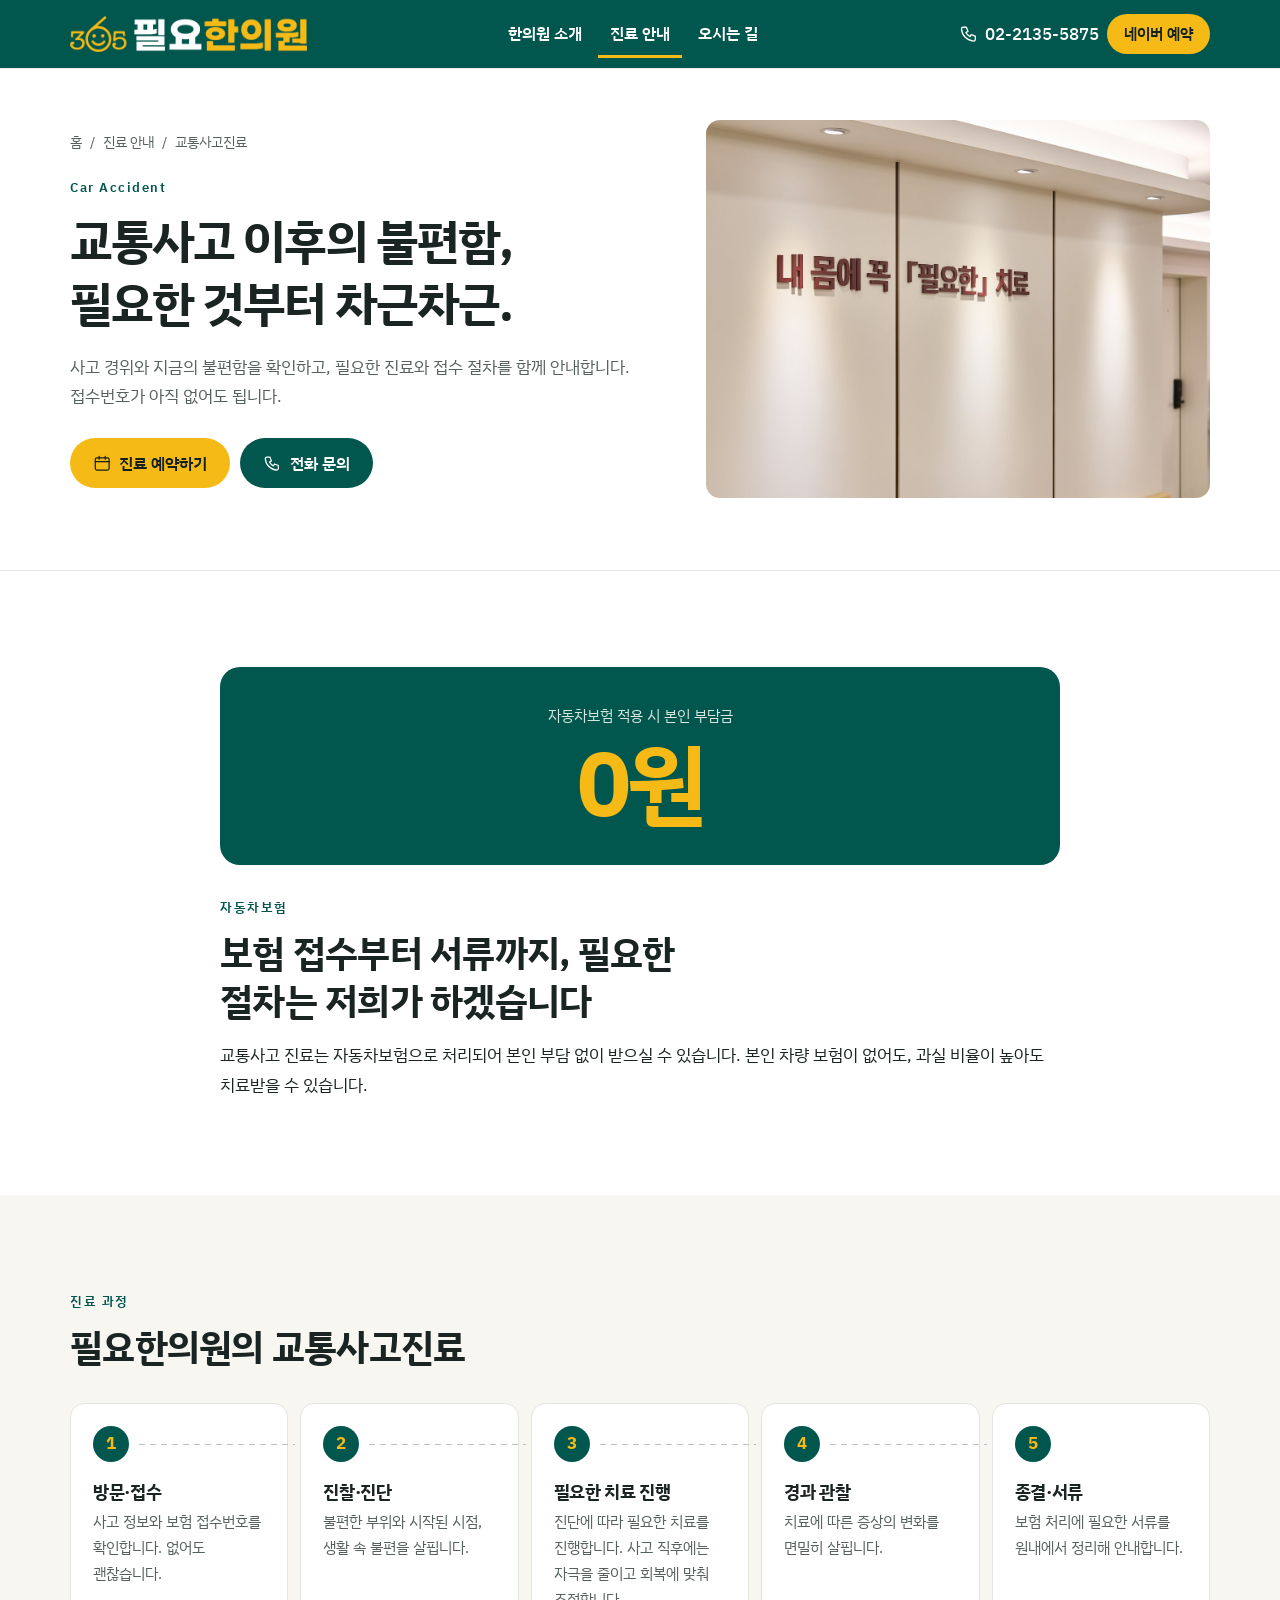
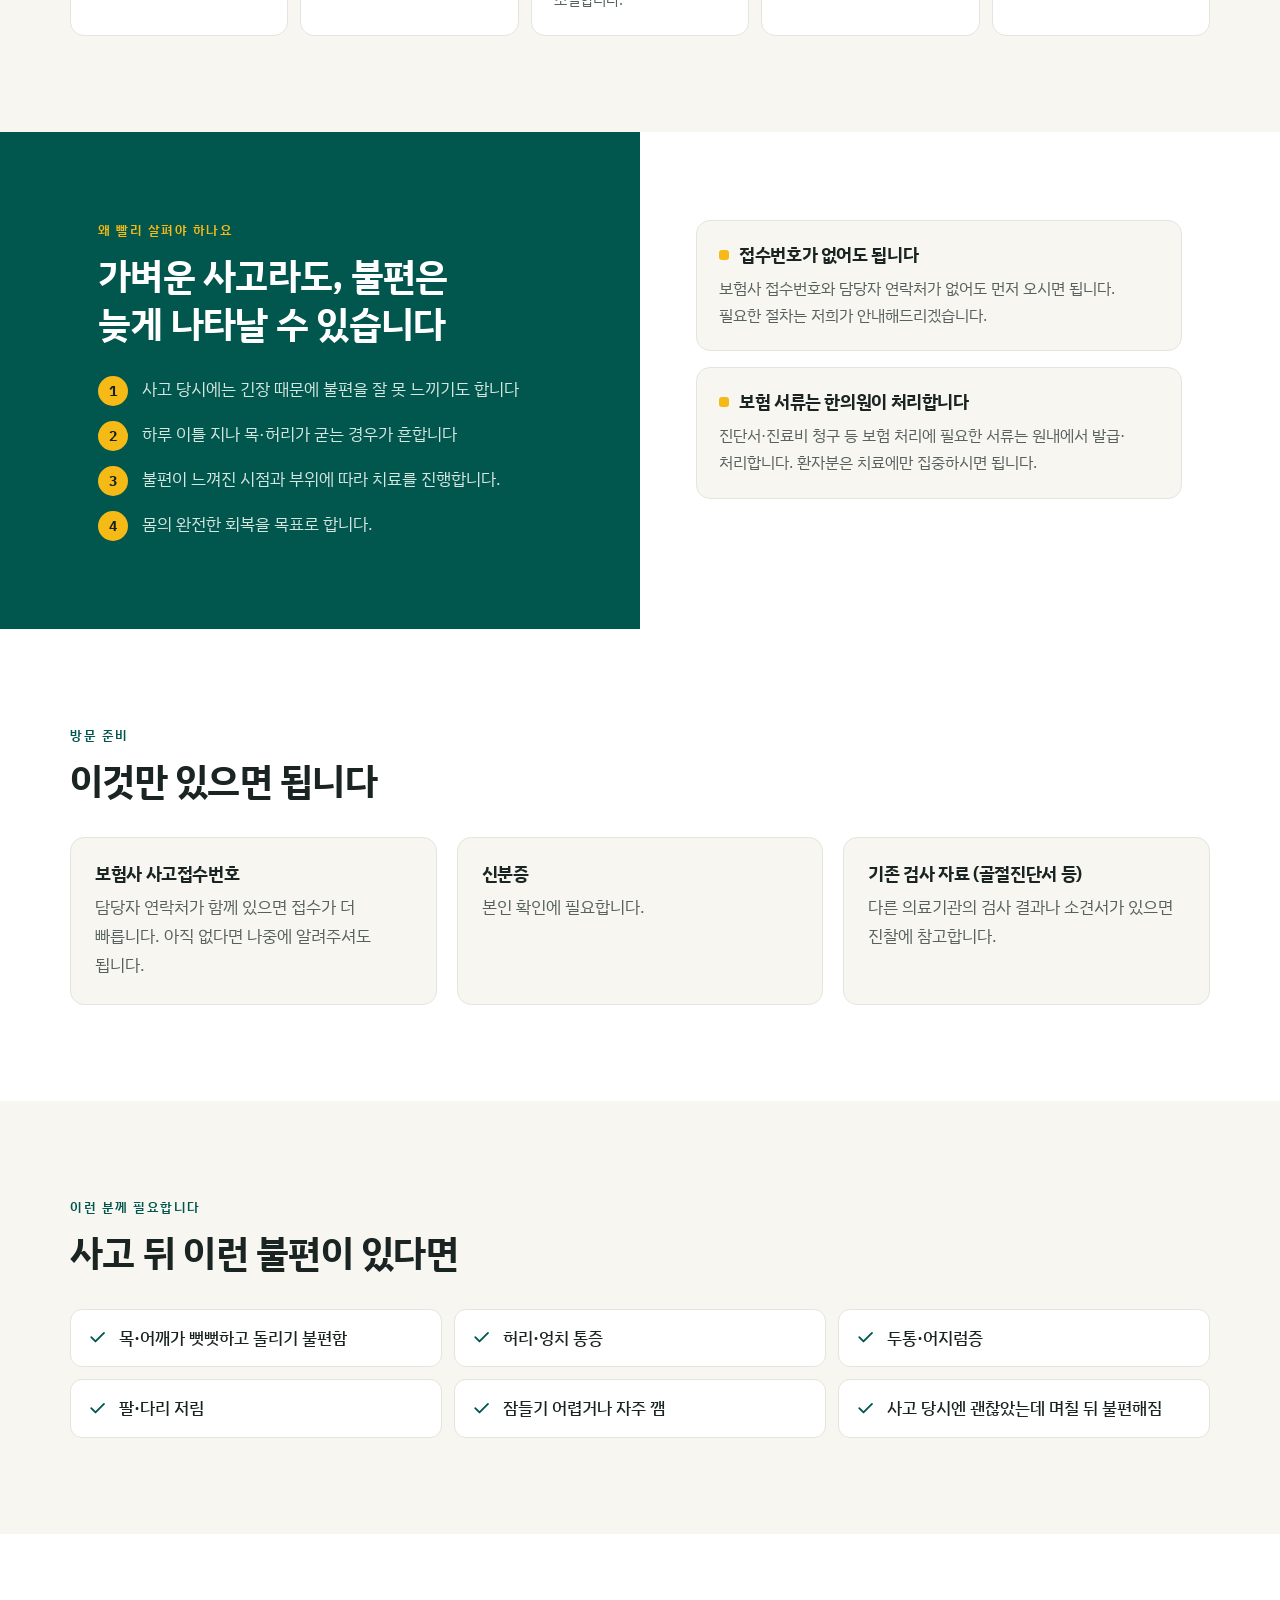
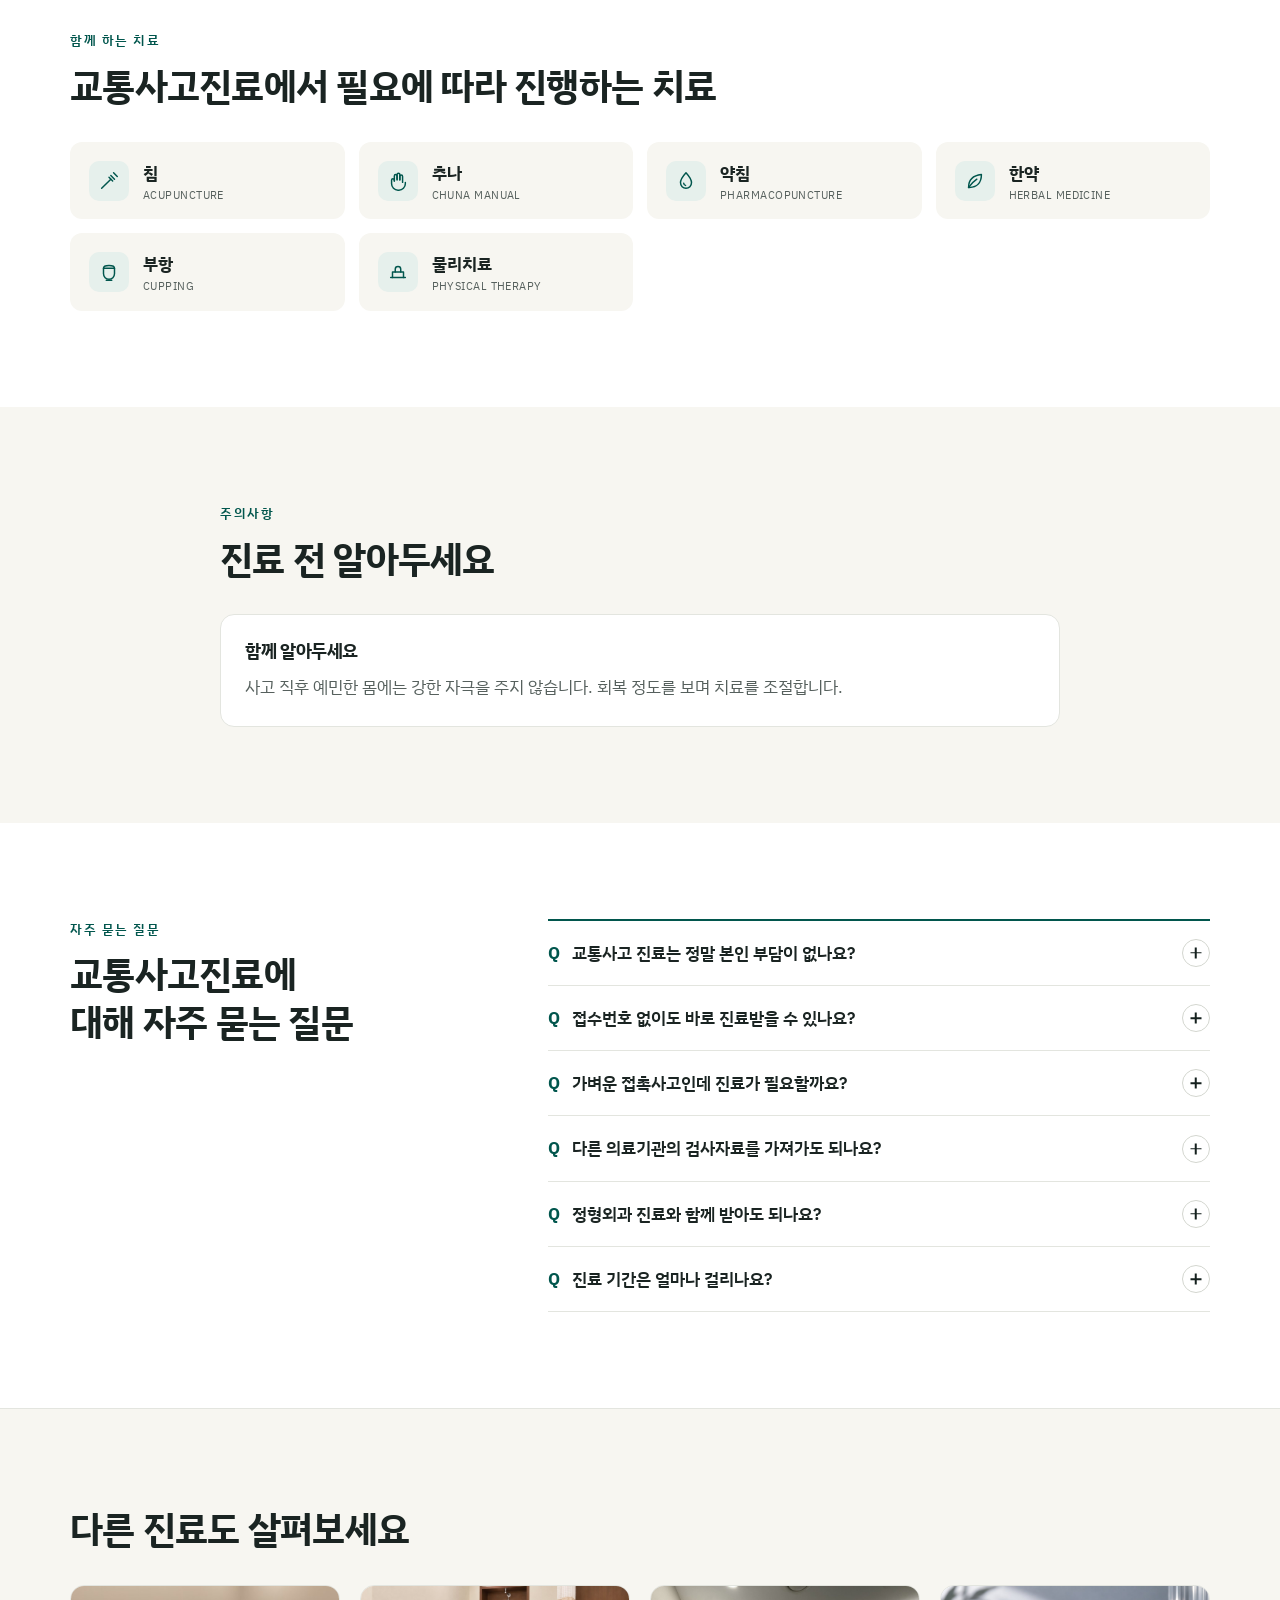
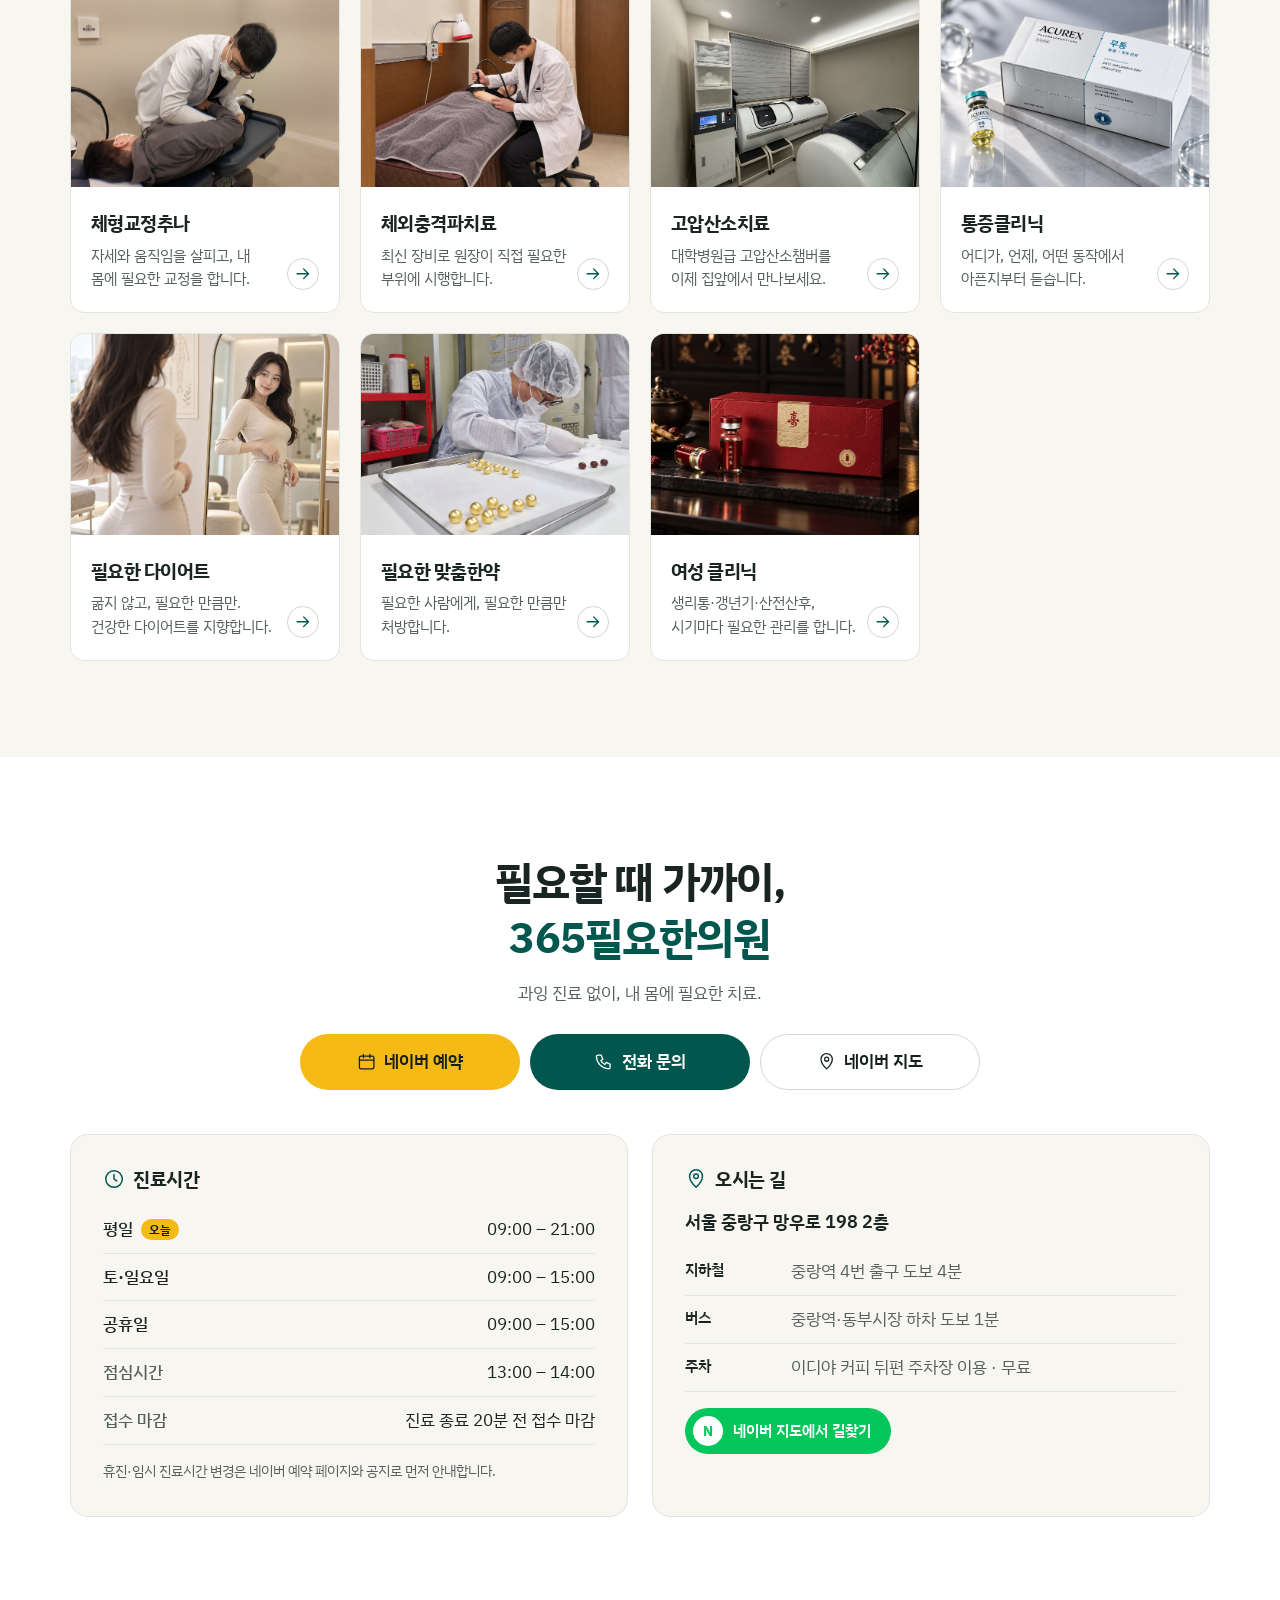
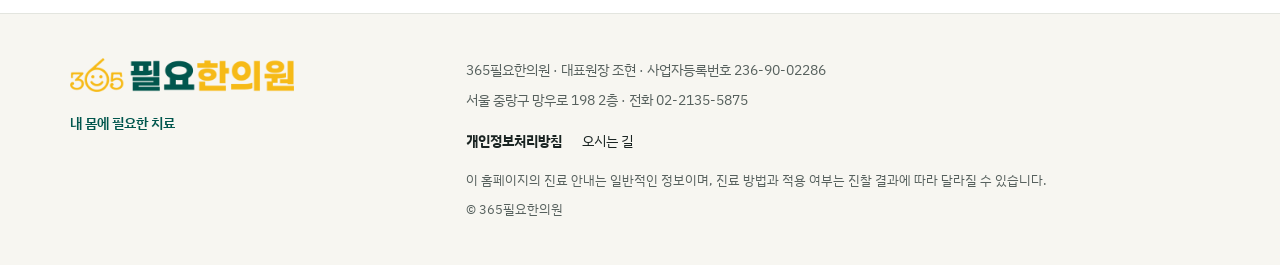
<file: treatment-traffic-accident.html>
<!doctype html>
<html lang="ko">
<head>
<meta charset="utf-8">
<meta name="viewport" content="width=device-width, initial-scale=1, viewport-fit=cover">
<title>교통사고진료 안내 | 365필요한의원</title>
<meta name="description" content="365필요한의원 교통사고진료 안내. 사고 경위와 현재 불편함을 확인하고, 방문 준비물과 진료 절차, 비용 확인 방법을 안내합니다.">
<link rel="canonical" href="https://365needhani.com/treatment-traffic-accident.html">
<meta property="og:type" content="website">
<meta property="og:site_name" content="365필요한의원">
<meta property="og:title" content="교통사고진료 안내 | 365필요한의원">
<meta property="og:description" content="365필요한의원 교통사고진료 안내. 사고 경위와 현재 불편함을 확인하고, 방문 준비물과 진료 절차, 비용 확인 방법을 안내합니다.">
<meta property="og:url" content="https://365needhani.com/treatment-traffic-accident.html">
<meta property="og:image" content="https://365needhani.com/assets/img/og-image.jpg">
<meta property="og:locale" content="ko_KR">
<meta name="theme-color" content="#01564D">

<link rel="icon" href="assets/img/favicon.png" type="image/png">
<link rel="apple-touch-icon" href="assets/img/apple-touch-icon.png">
<link rel="preconnect" href="https://fonts.googleapis.com">
<link rel="preconnect" href="https://fonts.gstatic.com" crossorigin>
<link rel="stylesheet" href="https://fonts.googleapis.com/css2?family=IBM+Plex+Sans+KR:wght@400;500;600;700&display=swap">
<link rel="stylesheet" href="assets/css/style.css">
<script type="application/ld+json">{"@context":"https://schema.org","@type":"MedicalClinic","name":"365필요한의원","slogan":"내 몸에 필요한 치료","url":"https://365needhani.com","telephone":"02-2135-5875","logo":"https://365needhani.com/assets/img/logo.png","address":{"@type":"PostalAddress","streetAddress":"서울 중랑구 망우로 198 2층","addressCountry":"KR"},"medicalSpecialty":"Korean medicine","availableService":[{"@type":"MedicalTherapy","name":"교통사고진료"},{"@type":"MedicalTherapy","name":"체형교정추나"},{"@type":"MedicalTherapy","name":"체외충격파치료"},{"@type":"MedicalTherapy","name":"고압산소치료"},{"@type":"MedicalTherapy","name":"통증클리닉"},{"@type":"MedicalTherapy","name":"필요한 다이어트"},{"@type":"MedicalTherapy","name":"필요한 맞춤한약"},{"@type":"MedicalTherapy","name":"여성 클리닉"}]}</script>
</head>
<body>
<a class="skip" href="#main">본문 바로가기</a>

<header class="site-header">
  <div class="wrap header-inner">
    <a class="logo" href="index.html"><img src="assets/img/logo.png" alt="365필요한의원" width="1108" height="168"></a>
    <div class="header-side">
      <a class="header-phone" href="tel:02-2135-5875" data-track="call-header"><svg viewBox="0 0 24 24" fill="none" stroke="currentColor" stroke-width="1.6" stroke-linecap="round" stroke-linejoin="round" aria-hidden="true"><path d="M5 4h4l2 5-2.5 1.5a11 11 0 0 0 5 5L15 13l5 2v4a2 2 0 0 1-2 2A16 16 0 0 1 3 6a2 2 0 0 1 2-2z"/></svg><span>02-2135-5875</span></a>
      <a class="btn btn-yellow btn-sm nav-cta" href="https://naver.me/GXFbSCK0" target="_blank" rel="noopener" data-track="reserve-header">네이버 예약</a>
      <button class="nav-toggle" type="button" aria-expanded="false" aria-controls="site-nav"><span class="sr-only">메뉴 열기</span><span class="bars" aria-hidden="true"></span></button>
    </div>
    <nav id="site-nav" class="site-nav" aria-label="주 메뉴">
      <ul class="nav-list">
        
        <li><a href="about.html">한의원 소개</a></li>
        <li class="has-sub is-active">
          <a href="index.html#treatments">진료 안내</a>
          <ul class="sub">
            <li><a href="treatment-traffic-accident.html" aria-current="page">교통사고진료</a></li><li><a href="treatment-chuna.html">체형교정추나</a></li><li><a href="treatment-eswt.html">체외충격파치료</a></li><li><a href="treatment-hbot.html">고압산소치료</a></li><li><a href="treatment-pain.html">통증클리닉</a></li><li><a href="treatment-diet.html">필요한 다이어트</a></li><li><a href="treatment-herbal.html">필요한 맞춤한약</a></li><li><a href="treatment-women.html">여성 클리닉</a></li>
          </ul>
        </li>
        <li><a href="location.html">오시는 길</a></li>
      </ul>
      <div class="nav-mobile-actions">
        <a class="btn btn-yellow" href="https://naver.me/GXFbSCK0" target="_blank" rel="noopener" data-track="reserve-menu">네이버 예약</a>
        <a class="btn btn-line" href="tel:02-2135-5875" data-track="call-menu">02-2135-5875</a>
      </div>
    </nav>
  </div>
</header>
<main id="main">

<section class="page-hero">
  <div class="wrap page-hero-grid">
    <div>
      <nav class="crumbs" aria-label="현재 위치"><a href="index.html">홈</a><span aria-hidden="true">/</span><a href="index.html#treatments">진료 안내</a><span aria-hidden="true">/</span><span>교통사고진료</span></nav>
      <p class="eyebrow">Car Accident</p>
      <h1 class="page-title">교통사고 이후의 불편함,<br>필요한 것부터 차근차근.</h1>
      <p class="page-lead">사고 경위와 지금의 불편함을 확인하고, 필요한 진료와 접수 절차를 함께 안내합니다. 접수번호가 아직 없어도 됩니다.</p>
      <div class="hero-actions"><a class="btn btn-yellow " href="https://naver.me/GXFbSCK0" target="_blank" rel="noopener" data-track="reserve-traffic-accident"><svg viewBox="0 0 24 24" fill="none" stroke="currentColor" stroke-width="1.6" stroke-linecap="round" stroke-linejoin="round" aria-hidden="true"><rect x="3" y="5" width="18" height="16" rx="2"/><path d="M3 10h18M8 3v4M16 3v4"/></svg>진료 예약하기</a><a class="btn btn-green " href="tel:02-2135-5875" data-track="call-traffic-accident"><svg viewBox="0 0 24 24" fill="none" stroke="currentColor" stroke-width="1.6" stroke-linecap="round" stroke-linejoin="round" aria-hidden="true"><path d="M5 4h4l2 5-2.5 1.5a11 11 0 0 0 5 5L15 13l5 2v4a2 2 0 0 1-2 2A16 16 0 0 1 3 6a2 2 0 0 1 2-2z"/></svg>전화 문의</a></div>
    </div>
    <img class="photo page-hero-photo" src="assets/img/traffic.jpg" alt="" data-desc="assets/img/traffic.jpg" loading="lazy" style="aspect-ratio:4 / 3">
  </div>
</section>

<section class="sec sec-white" aria-labelledby="ins-title">
  <div class="wrap narrow zero-stack">
    <div class="zero">
      <p class="zero-label">자동차보험 적용 시 본인 부담금</p>
      <p class="zero-big">0원</p>
    </div>
    
<div class="sec-head">
  <p class="eyebrow">자동차보험</p>
  <h2><span id="ins-title">보험 접수부터 서류까지, 필요한 절차는 저희가 하겠습니다</span></h2>
  
</div>
    <p class="lede-p">교통사고 진료는 자동차보험으로 처리되어 본인 부담 없이 받으실 수 있습니다. 본인 차량 보험이 없어도, 과실 비율이 높아도 치료받을 수 있습니다.</p>
    
  </div>
</section>

<section class="sec " aria-labelledby="process-title">
  <div class="wrap">
    
<div class="sec-head">
  <p class="eyebrow">진료 과정</p>
  <h2 id="process-title">필요한의원의 교통사고진료</h2>
  
</div>
    
<ol class="steps steps-5">
  <li class="step"><span class="step-num" aria-hidden="true">1</span><h3>방문·접수</h3><p>사고 정보와 보험 접수번호를 확인합니다. 없어도 괜찮습니다.</p></li><li class="step"><span class="step-num" aria-hidden="true">2</span><h3>진찰·진단</h3><p>불편한 부위와 시작된 시점, 생활 속 불편을 살핍니다.</p></li><li class="step"><span class="step-num" aria-hidden="true">3</span><h3>필요한 치료 진행</h3><p>진단에 따라 필요한 치료를 진행합니다. 사고 직후에는 자극을 줄이고 회복에 맞춰 조절합니다.</p></li><li class="step"><span class="step-num" aria-hidden="true">4</span><h3>경과 관찰</h3><p>치료에 따른 증상의 변화를 면밀히 살핍니다.</p></li><li class="step"><span class="step-num" aria-hidden="true">5</span><h3>종결·서류</h3><p>보험 처리에 필요한 서류를 원내에서 정리해 안내합니다.</p></li>
</ol>
  </div>
</section>

<section class="split-block" aria-label="가벼운 사고라도, 불편은 늦게 나타날 수 있습니다">
  <div class="split-green">
    <div class="split-inner">
      <p class="eyebrow eyebrow-light">왜 빨리 살펴야 하나요</p>
      <h2 class="split-title">가벼운 사고라도, 불편은 늦게 나타날 수 있습니다</h2>
      <ol class="num-list"><li>사고 당시에는 긴장 때문에 불편을 잘 못 느끼기도 합니다</li><li>하루 이틀 지나 목·허리가 굳는 경우가 흔합니다</li><li>불편이 느껴진 시점과 부위에 따라 치료를 진행합니다.</li><li>몸의 완전한 회복을 목표로 합니다.</li></ol>
      
    </div>
  </div>
  <div class="split-white">
    <div class="split-inner">
      <div class="split-card"><h3>접수번호가 없어도 됩니다</h3><p>보험사 접수번호와 담당자 연락처가 없어도 먼저 오시면 됩니다. 필요한 절차는 저희가 안내해드리겠습니다.</p></div><div class="split-card"><h3>보험 서류는 한의원이 처리합니다</h3><p>진단서·진료비 청구 등 보험 처리에 필요한 서류는 원내에서 발급·처리합니다. 환자분은 치료에만 집중하시면 됩니다.</p></div>
    </div>
  </div>
</section>

<section class="sec sec-white" aria-labelledby="prep-title">
  <div class="wrap">
    
<div class="sec-head">
  <p class="eyebrow">방문 준비</p>
  <h2 id="prep-title">이것만 있으면 됩니다</h2>
  
</div>
    <ul class="prep"><li><h3>보험사 사고접수번호</h3><p>담당자 연락처가 함께 있으면 접수가 더 빠릅니다. 아직 없다면 나중에 알려주셔도 됩니다.</p></li><li><h3>신분증</h3><p>본인 확인에 필요합니다.</p></li><li><h3>기존 검사 자료 (골절진단서 등)</h3><p>다른 의료기관의 검사 결과나 소견서가 있으면 진찰에 참고합니다.</p></li></ul>
  </div>
</section>

<section class="sec " aria-labelledby="sym-title">
  <div class="wrap">
    
<div class="sec-head">
  <p class="eyebrow">이런 분께 필요합니다</p>
  <h2 id="sym-title">사고 뒤 이런 불편이 있다면</h2>
  
</div>
    
<ul class="symptoms"><li><svg viewBox="0 0 24 24" fill="none" stroke="currentColor" stroke-width="1.6" stroke-linecap="round" stroke-linejoin="round" aria-hidden="true"><path d="M5 12l5 5L20 7"/></svg><span>목·어깨가 뻣뻣하고 돌리기 불편함</span></li><li><svg viewBox="0 0 24 24" fill="none" stroke="currentColor" stroke-width="1.6" stroke-linecap="round" stroke-linejoin="round" aria-hidden="true"><path d="M5 12l5 5L20 7"/></svg><span>허리·엉치 통증</span></li><li><svg viewBox="0 0 24 24" fill="none" stroke="currentColor" stroke-width="1.6" stroke-linecap="round" stroke-linejoin="round" aria-hidden="true"><path d="M5 12l5 5L20 7"/></svg><span>두통·어지럼증</span></li><li><svg viewBox="0 0 24 24" fill="none" stroke="currentColor" stroke-width="1.6" stroke-linecap="round" stroke-linejoin="round" aria-hidden="true"><path d="M5 12l5 5L20 7"/></svg><span>팔·다리 저림</span></li><li><svg viewBox="0 0 24 24" fill="none" stroke="currentColor" stroke-width="1.6" stroke-linecap="round" stroke-linejoin="round" aria-hidden="true"><path d="M5 12l5 5L20 7"/></svg><span>잠들기 어렵거나 자주 깸</span></li><li><svg viewBox="0 0 24 24" fill="none" stroke="currentColor" stroke-width="1.6" stroke-linecap="round" stroke-linejoin="round" aria-hidden="true"><path d="M5 12l5 5L20 7"/></svg><span>사고 당시엔 괜찮았는데 며칠 뒤 불편해짐</span></li></ul>
  </div>
</section>

<section class="sec sec-white" aria-labelledby="methods-title">
  <div class="wrap">
    
<div class="sec-head">
  <p class="eyebrow">함께 하는 치료</p>
  <h2 id="methods-title">교통사고진료에서 필요에 따라 진행하는 치료</h2>
  
</div>
    
<ul class="methods">
  <li><span class="m-icon"><svg viewBox="0 0 24 24" fill="none" stroke="currentColor" stroke-width="1.6" stroke-linecap="round" stroke-linejoin="round" aria-hidden="true"><path d="M4 20 14 10"/><path d="M12 8l4 4"/><path d="M14 6l4 4"/><path d="M17 3l4 4"/></svg></span><span class="m-name">침</span><span class="m-en">Acupuncture</span></li><li><span class="m-icon"><svg viewBox="0 0 24 24" fill="none" stroke="currentColor" stroke-width="1.6" stroke-linecap="round" stroke-linejoin="round" aria-hidden="true"><path d="M8 12V6.5a1.5 1.5 0 0 1 3 0V11"/><path d="M11 10V5a1.5 1.5 0 0 1 3 0v6"/><path d="M14 10.5V7a1.5 1.5 0 0 1 3 0v6.5"/><path d="M8 12v-1a1.5 1.5 0 0 0-3 0v4a7 7 0 0 0 7 7h1a7 7 0 0 0 7-7v-1.5"/></svg></span><span class="m-name">추나</span><span class="m-en">Chuna Manual</span></li><li><span class="m-icon"><svg viewBox="0 0 24 24" fill="none" stroke="currentColor" stroke-width="1.6" stroke-linecap="round" stroke-linejoin="round" aria-hidden="true"><path d="M12 3s6 6.5 6 11a6 6 0 0 1-12 0c0-4.5 6-11 6-11z"/><path d="M9.5 14.5a2.5 2.5 0 0 0 2 2.3"/></svg></span><span class="m-name">약침</span><span class="m-en">Pharmacopuncture</span></li><li><span class="m-icon"><svg viewBox="0 0 24 24" fill="none" stroke="currentColor" stroke-width="1.6" stroke-linecap="round" stroke-linejoin="round" aria-hidden="true"><path d="M5 19c0-8 5-13 14-14 0 9-5 14-13 14"/><path d="M5 19c3-4 6-7 9-9"/></svg></span><span class="m-name">한약</span><span class="m-en">Herbal Medicine</span></li><li><span class="m-icon"><svg viewBox="0 0 24 24" fill="none" stroke="currentColor" stroke-width="1.6" stroke-linecap="round" stroke-linejoin="round" aria-hidden="true"><path d="M6 8h12v6a6 6 0 0 1-12 0z"/><path d="M6 8c0-2 2.7-3 6-3s6 1 6 3"/><path d="M9 21h6"/></svg></span><span class="m-name">부항</span><span class="m-en">Cupping</span></li><li><span class="m-icon"><svg viewBox="0 0 24 24" fill="none" stroke="currentColor" stroke-width="1.6" stroke-linecap="round" stroke-linejoin="round" aria-hidden="true"><path d="M4 18h16"/><path d="M6 18v-6h12v6"/><path d="M9 12V9a3 3 0 0 1 6 0v3"/></svg></span><span class="m-name">물리치료</span><span class="m-en">Physical Therapy</span></li>
</ul>

  </div>
</section>

<section class="sec " aria-labelledby="notes-title">
  <div class="wrap narrow">
    
<div class="sec-head">
  <p class="eyebrow">주의사항</p>
  <h2 id="notes-title">진료 전 알아두세요</h2>
  
</div>
    <div class="notes"><div class="note"><h3>함께 알아두세요</h3><p>사고 직후 예민한 몸에는 강한 자극을 주지 않습니다. 회복 정도를 보며 치료를 조절합니다.</p></div></div>
  </div>
</section>

<section class="sec sec-white" aria-labelledby="tfaq-title">
  <div class="wrap faq-grid">
    
<div class="sec-head">
  <p class="eyebrow">자주 묻는 질문</p>
  <h2 id="tfaq-title">교통사고진료에 대해 자주 묻는 질문</h2>
  
</div>
    
<div class="faq-list">
  
  <details class="faq">
    <summary><span class="faq-q">교통사고 진료는 정말 본인 부담이 없나요?</span><span class="faq-icon" aria-hidden="true"></span></summary>
    <div class="faq-a"><p>자동차보험이 적용되면 본인 부담 없이 진료받으실 수 있습니다. 적용 범위는 접수 시 보험사 확인 후 안내합니다.</p></div>
  </details>
  <details class="faq">
    <summary><span class="faq-q">접수번호 없이도 바로 진료받을 수 있나요?</span><span class="faq-icon" aria-hidden="true"></span></summary>
    <div class="faq-a"><p>네. 먼저 오시면 됩니다. 접수번호와 담당자 연락처는 나중에 확인해도 되고, 필요한 절차는 저희가 안내해드리겠습니다.</p></div>
  </details>
  <details class="faq">
    <summary><span class="faq-q">가벼운 접촉사고인데 진료가 필요할까요?</span><span class="faq-icon" aria-hidden="true"></span></summary>
    <div class="faq-a"><p>불편이 조금이라도 있다면 진찰을 받아보시길 권합니다. 진찰 후 진료가 필요하지 않다고 판단되면 그대로 말씀드립니다.</p></div>
  </details>
  <details class="faq">
    <summary><span class="faq-q">다른 의료기관의 검사자료를 가져가도 되나요?</span><span class="faq-icon" aria-hidden="true"></span></summary>
    <div class="faq-a"><p>네. 검사 결과지나 소견서, 영상 자료가 있다면 진찰에 참고하니 가져와 주세요.</p></div>
  </details>
  <details class="faq">
    <summary><span class="faq-q">정형외과 진료와 함께 받아도 되나요?</span><span class="faq-icon" aria-hidden="true"></span></summary>
    <div class="faq-a"><p>함께 받으실 수 있습니다. 다른 의료기관에서 받고 있는 진료가 있다면 진찰 시 말씀해 주세요.</p></div>
  </details>
  <details class="faq">
    <summary><span class="faq-q">진료 기간은 얼마나 걸리나요?</span><span class="faq-icon" aria-hidden="true"></span></summary>
    <div class="faq-a"><p>불편의 정도와 회복 속도에 따라 다릅니다. 진료 계획을 설명드릴 때 예상 기간을 함께 안내하고, 경과에 따라 조정합니다.</p></div>
  </details>
</div>
  </div>
</section>


<section class="sec sec-line" aria-labelledby="other-title">
  <div class="wrap">
    
<div class="sec-head">
  
  <h2 id="other-title">다른 진료도 살펴보세요</h2>
  
</div>
    
<ul class="t-cards">
  
  <li class="t-card">
    <a href="treatment-chuna.html">
      <img class="photo " src="assets/img/chuna.jpg" alt="" data-desc="assets/img/chuna.jpg" loading="lazy" style="aspect-ratio:4 / 3">
      <span class="t-card-body">
        <span class="t-card-name">체형교정추나</span>
        <span class="t-card-copy">자세와 움직임을 살피고, 내 몸에 필요한 교정을 합니다.</span>
        <span class="t-card-arrow" aria-hidden="true"><svg viewBox="0 0 24 24" fill="none" stroke="currentColor" stroke-width="1.6" stroke-linecap="round" stroke-linejoin="round" aria-hidden="true"><path d="M5 12h14"/><path d="M13 6l6 6-6 6"/></svg></span>
      </span>
    </a>
  </li>
  <li class="t-card">
    <a href="treatment-eswt.html">
      <img class="photo " src="assets/img/eswt.jpg" alt="" data-desc="assets/img/eswt.jpg" loading="lazy" style="aspect-ratio:4 / 3">
      <span class="t-card-body">
        <span class="t-card-name">체외충격파치료</span>
        <span class="t-card-copy">최신 장비로 원장이 직접 필요한 부위에 시행합니다.</span>
        <span class="t-card-arrow" aria-hidden="true"><svg viewBox="0 0 24 24" fill="none" stroke="currentColor" stroke-width="1.6" stroke-linecap="round" stroke-linejoin="round" aria-hidden="true"><path d="M5 12h14"/><path d="M13 6l6 6-6 6"/></svg></span>
      </span>
    </a>
  </li>
  <li class="t-card">
    <a href="treatment-hbot.html">
      <img class="photo " src="assets/img/hbot-card.jpg" alt="" data-desc="assets/img/hbot-card.jpg" loading="lazy" style="aspect-ratio:4 / 3">
      <span class="t-card-body">
        <span class="t-card-name">고압산소치료</span>
        <span class="t-card-copy">대학병원급 고압산소챔버를 이제 집앞에서 만나보세요.</span>
        <span class="t-card-arrow" aria-hidden="true"><svg viewBox="0 0 24 24" fill="none" stroke="currentColor" stroke-width="1.6" stroke-linecap="round" stroke-linejoin="round" aria-hidden="true"><path d="M5 12h14"/><path d="M13 6l6 6-6 6"/></svg></span>
      </span>
    </a>
  </li>
  <li class="t-card">
    <a href="treatment-pain.html">
      <img class="photo " src="assets/img/pain.jpg" alt="" data-desc="assets/img/pain.jpg" loading="lazy" style="aspect-ratio:4 / 3">
      <span class="t-card-body">
        <span class="t-card-name">통증클리닉</span>
        <span class="t-card-copy">어디가, 언제, 어떤 동작에서 아픈지부터 듣습니다.</span>
        <span class="t-card-arrow" aria-hidden="true"><svg viewBox="0 0 24 24" fill="none" stroke="currentColor" stroke-width="1.6" stroke-linecap="round" stroke-linejoin="round" aria-hidden="true"><path d="M5 12h14"/><path d="M13 6l6 6-6 6"/></svg></span>
      </span>
    </a>
  </li>
  <li class="t-card">
    <a href="treatment-diet.html">
      <img class="photo " src="assets/img/diet.jpg" alt="" data-desc="assets/img/diet.jpg" loading="lazy" style="aspect-ratio:4 / 3">
      <span class="t-card-body">
        <span class="t-card-name">필요한 다이어트</span>
        <span class="t-card-copy">굶지 않고, 필요한 만큼만. 건강한 다이어트를 지향합니다.</span>
        <span class="t-card-arrow" aria-hidden="true"><svg viewBox="0 0 24 24" fill="none" stroke="currentColor" stroke-width="1.6" stroke-linecap="round" stroke-linejoin="round" aria-hidden="true"><path d="M5 12h14"/><path d="M13 6l6 6-6 6"/></svg></span>
      </span>
    </a>
  </li>
  <li class="t-card">
    <a href="treatment-herbal.html">
      <img class="photo " src="assets/img/herbal.jpg" alt="" data-desc="assets/img/herbal.jpg" loading="lazy" style="aspect-ratio:4 / 3">
      <span class="t-card-body">
        <span class="t-card-name">필요한 맞춤한약</span>
        <span class="t-card-copy">필요한 사람에게, 필요한 만큼만 처방합니다.</span>
        <span class="t-card-arrow" aria-hidden="true"><svg viewBox="0 0 24 24" fill="none" stroke="currentColor" stroke-width="1.6" stroke-linecap="round" stroke-linejoin="round" aria-hidden="true"><path d="M5 12h14"/><path d="M13 6l6 6-6 6"/></svg></span>
      </span>
    </a>
  </li>
  <li class="t-card">
    <a href="treatment-women.html">
      <img class="photo " src="assets/img/women.jpg" alt="" data-desc="assets/img/women.jpg" loading="lazy" style="aspect-ratio:4 / 3">
      <span class="t-card-body">
        <span class="t-card-name">여성 클리닉</span>
        <span class="t-card-copy">생리통·갱년기·산전산후, 시기마다 필요한 관리를 합니다.</span>
        <span class="t-card-arrow" aria-hidden="true"><svg viewBox="0 0 24 24" fill="none" stroke="currentColor" stroke-width="1.6" stroke-linecap="round" stroke-linejoin="round" aria-hidden="true"><path d="M5 12h14"/><path d="M13 6l6 6-6 6"/></svg></span>
      </span>
    </a>
  </li>
</ul>
  </div>
</section>

<section class="visit" aria-labelledby="visit-title">
  <div class="wrap">
    <div class="visit-cta">
      <h2 id="visit-title" class="visit-title">필요할 때 가까이,<br><span class="accent">365필요한의원</span></h2>
      <p class="visit-sub">과잉 진료 없이, 내 몸에 필요한 치료.</p>
      <div class="visit-actions">
        <a class="btn btn-yellow btn-lg" href="https://naver.me/GXFbSCK0" target="_blank" rel="noopener" data-track="reserve-visit"><svg viewBox="0 0 24 24" fill="none" stroke="currentColor" stroke-width="1.6" stroke-linecap="round" stroke-linejoin="round" aria-hidden="true"><rect x="3" y="5" width="18" height="16" rx="2"/><path d="M3 10h18M8 3v4M16 3v4"/></svg>네이버 예약</a>
        <a class="btn btn-green btn-lg" href="tel:02-2135-5875" data-track="call-visit"><svg viewBox="0 0 24 24" fill="none" stroke="currentColor" stroke-width="1.6" stroke-linecap="round" stroke-linejoin="round" aria-hidden="true"><path d="M5 4h4l2 5-2.5 1.5a11 11 0 0 0 5 5L15 13l5 2v4a2 2 0 0 1-2 2A16 16 0 0 1 3 6a2 2 0 0 1 2-2z"/></svg>전화 문의</a>
        <a class="btn btn-line btn-lg" href="https://naver.me/FLyvfNd8" target="_blank" rel="noopener" data-track="map-visit"><svg viewBox="0 0 24 24" fill="none" stroke="currentColor" stroke-width="1.6" stroke-linecap="round" stroke-linejoin="round" aria-hidden="true"><path d="M12 21s7-6.5 7-12a7 7 0 0 0-14 0c0 5.5 7 12 7 12z"/><circle cx="12" cy="9" r="2.5"/></svg>네이버 지도</a>
      </div>
    </div>
    <div class="visit-grid">
      <div class="visit-card">
        <h3 class="visit-h"><svg viewBox="0 0 24 24" fill="none" stroke="currentColor" stroke-width="1.6" stroke-linecap="round" stroke-linejoin="round" aria-hidden="true"><circle cx="12" cy="12" r="9"/><path d="M12 7v5l3 2"/></svg>진료시간</h3>
        
<dl class="hours">
  <div class="hours-row" data-day="평일"><dt>평일</dt><dd>09:00 – 21:00</dd></div><div class="hours-row" data-day="토·일요일"><dt>토·일요일</dt><dd>09:00 – 15:00</dd></div><div class="hours-row" data-day="공휴일"><dt>공휴일</dt><dd>09:00 – 15:00</dd></div>
  <div class="hours-row hours-sub"><dt>점심시간</dt><dd>13:00 – 14:00</dd></div>
  <div class="hours-row hours-sub"><dt>접수 마감</dt><dd>진료 종료 20분 전 접수 마감</dd></div>
</dl>
        <p class="visit-note">휴진·임시 진료시간 변경은 네이버 예약 페이지와 공지로 먼저 안내합니다.</p>
      </div>
      <div class="visit-card">
        <h3 class="visit-h"><svg viewBox="0 0 24 24" fill="none" stroke="currentColor" stroke-width="1.6" stroke-linecap="round" stroke-linejoin="round" aria-hidden="true"><path d="M12 21s7-6.5 7-12a7 7 0 0 0-14 0c0 5.5 7 12 7 12z"/><circle cx="12" cy="9" r="2.5"/></svg>오시는 길</h3>
        <p class="visit-addr">서울 중랑구 망우로 198 2층</p>
        <dl class="spec spec-sm">
          <div><dt>지하철</dt><dd>중랑역 4번 출구 도보 4분</dd></div><div><dt>버스</dt><dd>중랑역·동부시장 하차 도보 1분</dd></div>
          <div><dt>주차</dt><dd>이디야 커피 뒤편 주차장 이용 · 무료</dd></div>
        </dl>
        <div class="map-btns">
          <a class="map-btn map-naver" href="https://naver.me/FLyvfNd8" target="_blank" rel="noopener" data-track="map-naver"><b>N</b>네이버 지도에서 길찾기</a>
        </div>
      </div>
    </div>
  </div>
</section>
</main>

<footer class="site-footer">
  <div class="wrap footer-inner">
    <div class="footer-brand">
      <a class="logo" href="index.html"><img src="assets/img/logo-light-bg.png" alt="365필요한의원" width="1108" height="168"></a>
      <p class="footer-slogan">내 몸에 필요한 치료</p>
    </div>
    <div class="footer-info">
      <p>365필요한의원 · 대표원장 조현 · 사업자등록번호 236-90-02286</p>
      <p>서울 중랑구 망우로 198 2층 · 전화 02-2135-5875</p>
      <p class="footer-links"><a href="index.html"><b>개인정보처리방침</b></a><a href="location.html">오시는 길</a></p>
      <p class="footer-legal">이 홈페이지의 진료 안내는 일반적인 정보이며, 진료 방법과 적용 여부는 진찰 결과에 따라 달라질 수 있습니다.</p>
      <p class="footer-copy">© 365필요한의원</p>
    </div>
  </div>
</footer>

<nav class="mobile-bar" aria-label="빠른 연결">
  <a href="tel:02-2135-5875" data-track="call-mobile"><svg viewBox="0 0 24 24" fill="none" stroke="currentColor" stroke-width="1.6" stroke-linecap="round" stroke-linejoin="round" aria-hidden="true"><path d="M5 4h4l2 5-2.5 1.5a11 11 0 0 0 5 5L15 13l5 2v4a2 2 0 0 1-2 2A16 16 0 0 1 3 6a2 2 0 0 1 2-2z"/></svg>전화 문의</a>
  <a class="is-main" href="https://naver.me/GXFbSCK0" target="_blank" rel="noopener" data-track="reserve-mobile"><svg viewBox="0 0 24 24" fill="none" stroke="currentColor" stroke-width="1.6" stroke-linecap="round" stroke-linejoin="round" aria-hidden="true"><rect x="3" y="5" width="18" height="16" rx="2"/><path d="M3 10h18M8 3v4M16 3v4"/></svg>예약하기</a>
  <a href="https://naver.me/FLyvfNd8" target="_blank" rel="noopener" data-track="map-mobile"><svg viewBox="0 0 24 24" fill="none" stroke="currentColor" stroke-width="1.6" stroke-linecap="round" stroke-linejoin="round" aria-hidden="true"><path d="M12 21s7-6.5 7-12a7 7 0 0 0-14 0c0 5.5 7 12 7 12z"/><circle cx="12" cy="9" r="2.5"/></svg>오시는 길</a>
</nav>
<script src="assets/js/main.js" defer></script>
</body>
</html>
</file>
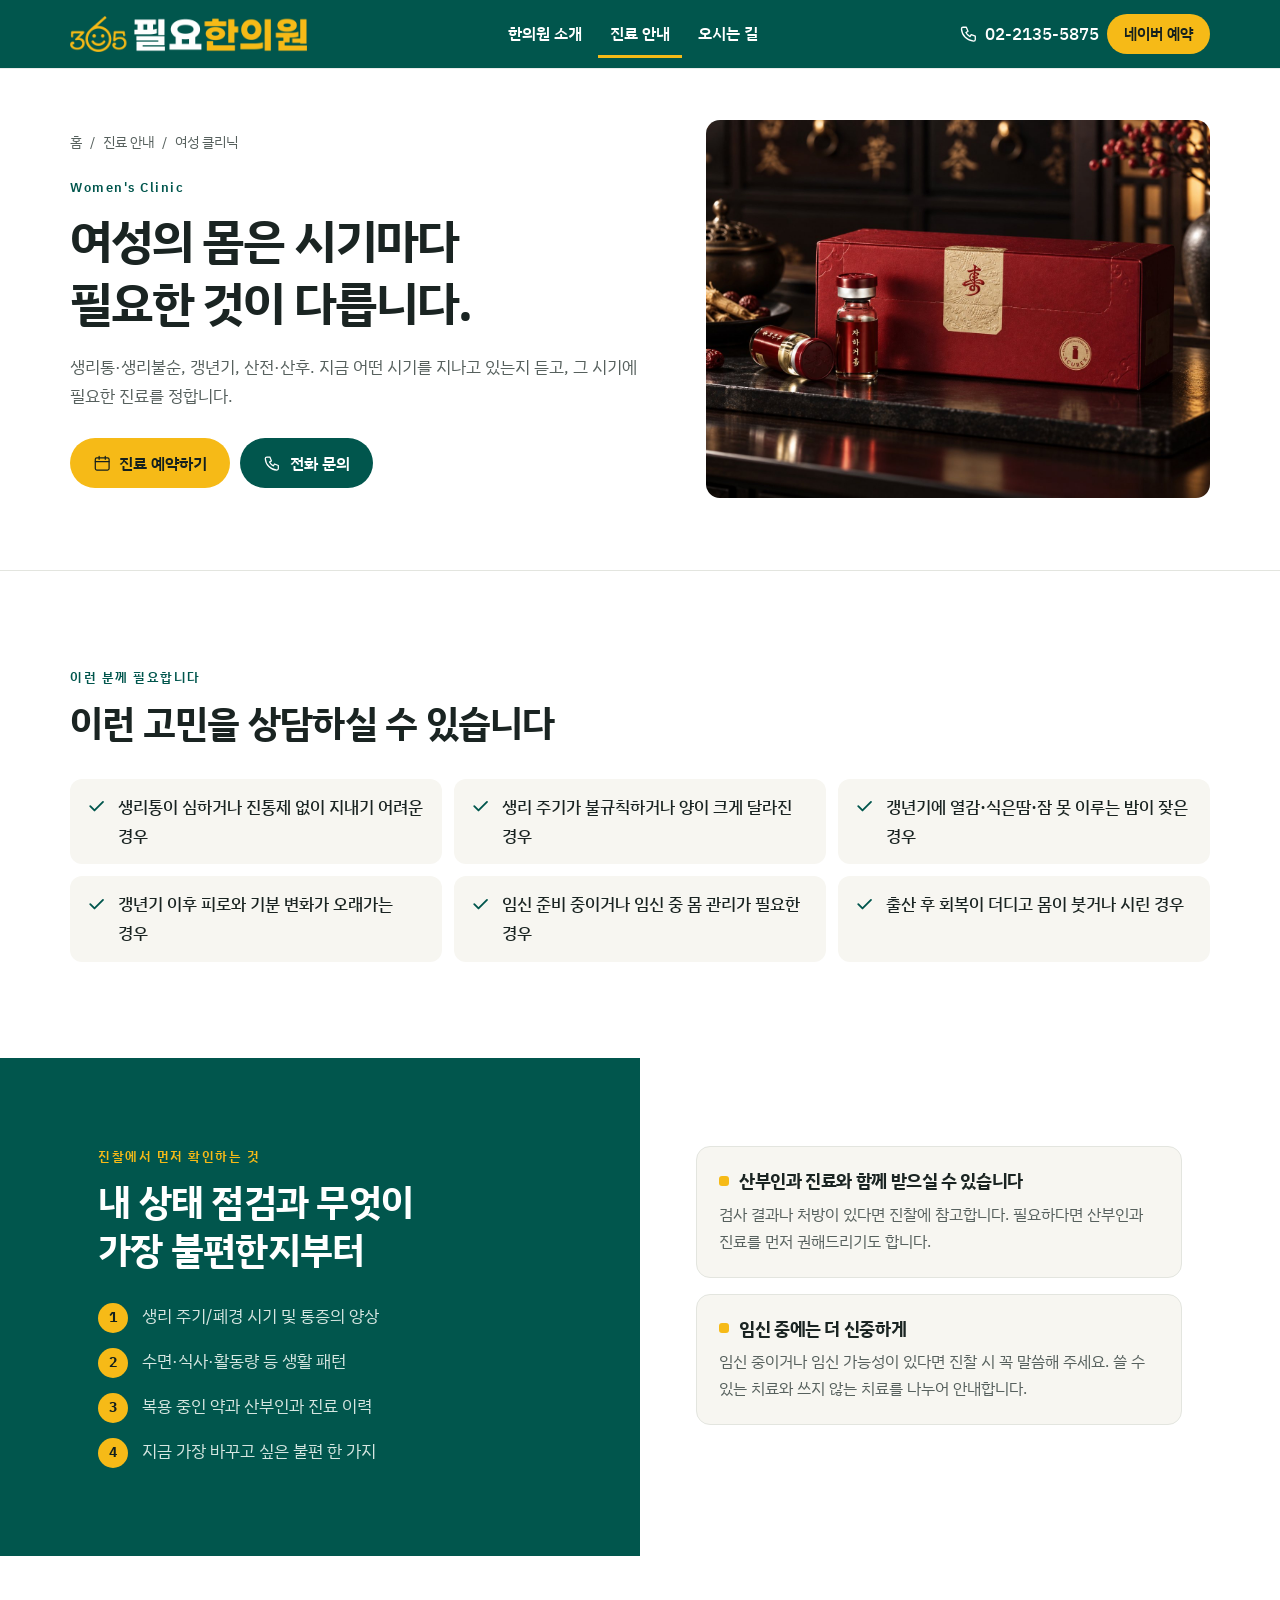
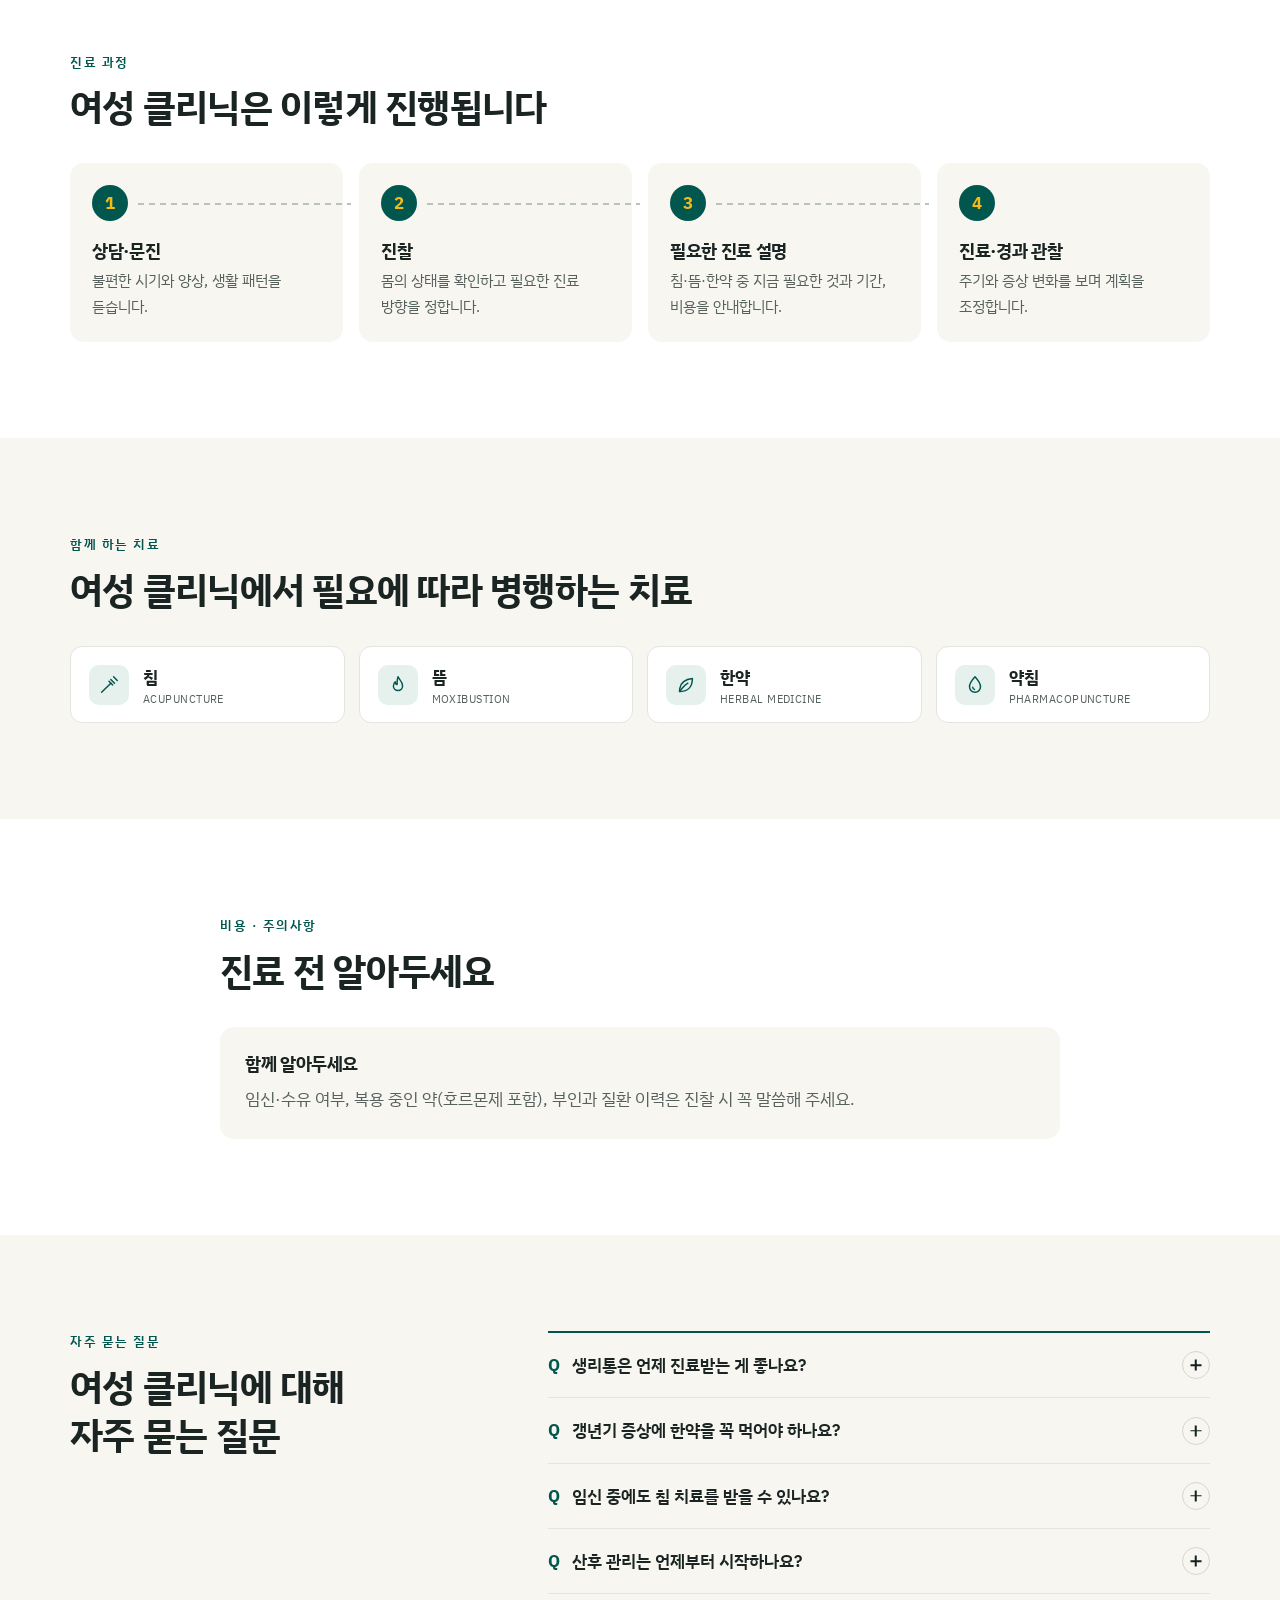
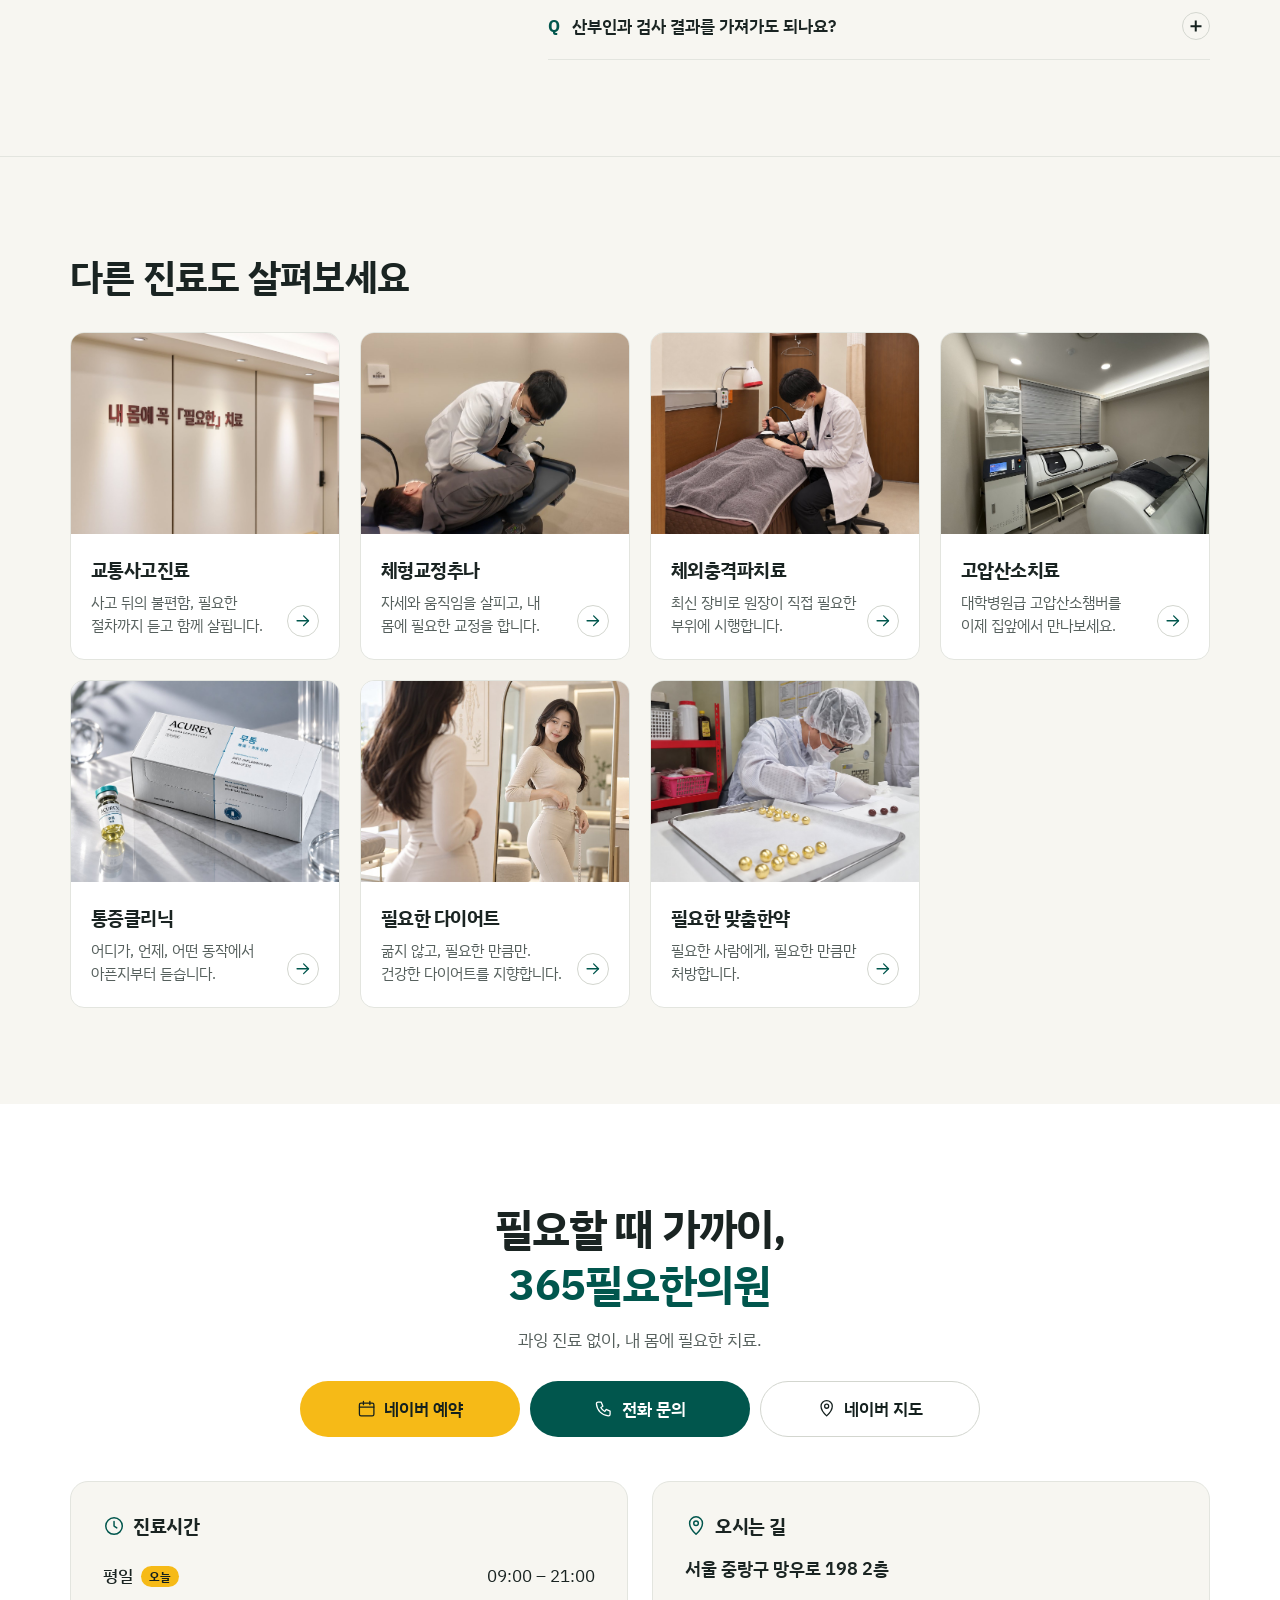
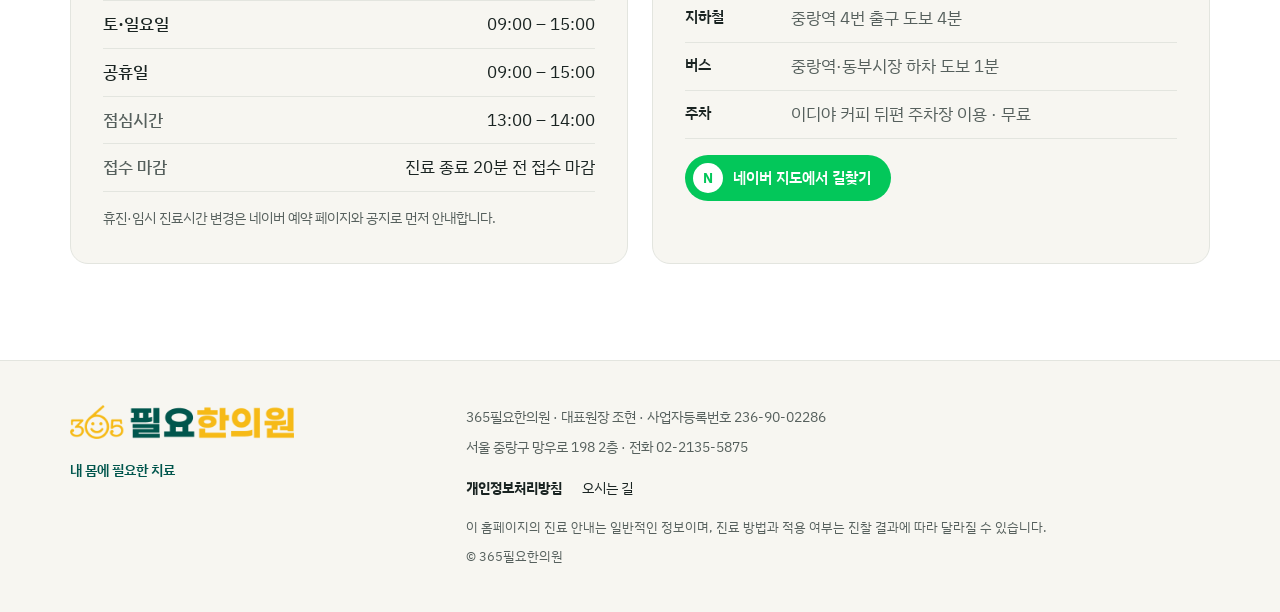
<file: treatment-women.html>
<!doctype html>
<html lang="ko">
<head>
<meta charset="utf-8">
<meta name="viewport" content="width=device-width, initial-scale=1, viewport-fit=cover">
<title>여성 클리닉 안내 | 365필요한의원</title>
<meta name="description" content="365필요한의원 여성 클리닉 안내. 생리통·생리불순, 갱년기, 산전·산후 관리를 시기에 맞춰 살피고 필요한 진료를 정합니다.">
<link rel="canonical" href="https://365needhani.com/treatment-women.html">
<meta property="og:type" content="website">
<meta property="og:site_name" content="365필요한의원">
<meta property="og:title" content="여성 클리닉 안내 | 365필요한의원">
<meta property="og:description" content="365필요한의원 여성 클리닉 안내. 생리통·생리불순, 갱년기, 산전·산후 관리를 시기에 맞춰 살피고 필요한 진료를 정합니다.">
<meta property="og:url" content="https://365needhani.com/treatment-women.html">
<meta property="og:image" content="https://365needhani.com/assets/img/og-image.jpg">
<meta property="og:locale" content="ko_KR">
<meta name="theme-color" content="#01564D">

<link rel="icon" href="assets/img/favicon.png" type="image/png">
<link rel="apple-touch-icon" href="assets/img/apple-touch-icon.png">
<link rel="preconnect" href="https://fonts.googleapis.com">
<link rel="preconnect" href="https://fonts.gstatic.com" crossorigin>
<link rel="stylesheet" href="https://fonts.googleapis.com/css2?family=IBM+Plex+Sans+KR:wght@400;500;600;700&display=swap">
<link rel="stylesheet" href="assets/css/style.css">
<script type="application/ld+json">{"@context":"https://schema.org","@type":"MedicalClinic","name":"365필요한의원","slogan":"내 몸에 필요한 치료","url":"https://365needhani.com","telephone":"02-2135-5875","logo":"https://365needhani.com/assets/img/logo.png","address":{"@type":"PostalAddress","streetAddress":"서울 중랑구 망우로 198 2층","addressCountry":"KR"},"medicalSpecialty":"Korean medicine","availableService":[{"@type":"MedicalTherapy","name":"교통사고진료"},{"@type":"MedicalTherapy","name":"체형교정추나"},{"@type":"MedicalTherapy","name":"체외충격파치료"},{"@type":"MedicalTherapy","name":"고압산소치료"},{"@type":"MedicalTherapy","name":"통증클리닉"},{"@type":"MedicalTherapy","name":"필요한 다이어트"},{"@type":"MedicalTherapy","name":"필요한 맞춤한약"},{"@type":"MedicalTherapy","name":"여성 클리닉"}]}</script>
</head>
<body>
<a class="skip" href="#main">본문 바로가기</a>

<header class="site-header">
  <div class="wrap header-inner">
    <a class="logo" href="index.html"><img src="assets/img/logo.png" alt="365필요한의원" width="1108" height="168"></a>
    <div class="header-side">
      <a class="header-phone" href="tel:02-2135-5875" data-track="call-header"><svg viewBox="0 0 24 24" fill="none" stroke="currentColor" stroke-width="1.6" stroke-linecap="round" stroke-linejoin="round" aria-hidden="true"><path d="M5 4h4l2 5-2.5 1.5a11 11 0 0 0 5 5L15 13l5 2v4a2 2 0 0 1-2 2A16 16 0 0 1 3 6a2 2 0 0 1 2-2z"/></svg><span>02-2135-5875</span></a>
      <a class="btn btn-yellow btn-sm nav-cta" href="https://naver.me/GXFbSCK0" target="_blank" rel="noopener" data-track="reserve-header">네이버 예약</a>
      <button class="nav-toggle" type="button" aria-expanded="false" aria-controls="site-nav"><span class="sr-only">메뉴 열기</span><span class="bars" aria-hidden="true"></span></button>
    </div>
    <nav id="site-nav" class="site-nav" aria-label="주 메뉴">
      <ul class="nav-list">
        
        <li><a href="about.html">한의원 소개</a></li>
        <li class="has-sub is-active">
          <a href="index.html#treatments">진료 안내</a>
          <ul class="sub">
            <li><a href="treatment-traffic-accident.html">교통사고진료</a></li><li><a href="treatment-chuna.html">체형교정추나</a></li><li><a href="treatment-eswt.html">체외충격파치료</a></li><li><a href="treatment-hbot.html">고압산소치료</a></li><li><a href="treatment-pain.html">통증클리닉</a></li><li><a href="treatment-diet.html">필요한 다이어트</a></li><li><a href="treatment-herbal.html">필요한 맞춤한약</a></li><li><a href="treatment-women.html" aria-current="page">여성 클리닉</a></li>
          </ul>
        </li>
        <li><a href="location.html">오시는 길</a></li>
      </ul>
      <div class="nav-mobile-actions">
        <a class="btn btn-yellow" href="https://naver.me/GXFbSCK0" target="_blank" rel="noopener" data-track="reserve-menu">네이버 예약</a>
        <a class="btn btn-line" href="tel:02-2135-5875" data-track="call-menu">02-2135-5875</a>
      </div>
    </nav>
  </div>
</header>
<main id="main">

<section class="page-hero">
  <div class="wrap page-hero-grid">
    <div>
      <nav class="crumbs" aria-label="현재 위치"><a href="index.html">홈</a><span aria-hidden="true">/</span><a href="index.html#treatments">진료 안내</a><span aria-hidden="true">/</span><span>여성 클리닉</span></nav>
      <p class="eyebrow">Women's Clinic</p>
      <h1 class="page-title">여성의 몸은 시기마다<br>필요한 것이 다릅니다.</h1>
      <p class="page-lead">생리통·생리불순, 갱년기, 산전·산후. 지금 어떤 시기를 지나고 있는지 듣고, 그 시기에 필요한 진료를 정합니다.</p>
      <div class="hero-actions"><a class="btn btn-yellow " href="https://naver.me/GXFbSCK0" target="_blank" rel="noopener" data-track="reserve-women"><svg viewBox="0 0 24 24" fill="none" stroke="currentColor" stroke-width="1.6" stroke-linecap="round" stroke-linejoin="round" aria-hidden="true"><rect x="3" y="5" width="18" height="16" rx="2"/><path d="M3 10h18M8 3v4M16 3v4"/></svg>진료 예약하기</a><a class="btn btn-green " href="tel:02-2135-5875" data-track="call-women"><svg viewBox="0 0 24 24" fill="none" stroke="currentColor" stroke-width="1.6" stroke-linecap="round" stroke-linejoin="round" aria-hidden="true"><path d="M5 4h4l2 5-2.5 1.5a11 11 0 0 0 5 5L15 13l5 2v4a2 2 0 0 1-2 2A16 16 0 0 1 3 6a2 2 0 0 1 2-2z"/></svg>전화 문의</a></div>
    </div>
    <img class="photo page-hero-photo" src="assets/img/women.jpg" alt="" data-desc="assets/img/women.jpg" loading="lazy" style="aspect-ratio:4 / 3">
  </div>
</section>

<section class="sec sec-white" aria-labelledby="sym-title">
  <div class="wrap">
    
<div class="sec-head">
  <p class="eyebrow">이런 분께 필요합니다</p>
  <h2 id="sym-title">이런 고민을 상담하실 수 있습니다</h2>
  
</div>
    
<ul class="symptoms"><li><svg viewBox="0 0 24 24" fill="none" stroke="currentColor" stroke-width="1.6" stroke-linecap="round" stroke-linejoin="round" aria-hidden="true"><path d="M5 12l5 5L20 7"/></svg><span>생리통이 심하거나 진통제 없이 지내기 어려운 경우</span></li><li><svg viewBox="0 0 24 24" fill="none" stroke="currentColor" stroke-width="1.6" stroke-linecap="round" stroke-linejoin="round" aria-hidden="true"><path d="M5 12l5 5L20 7"/></svg><span>생리 주기가 불규칙하거나 양이 크게 달라진 경우</span></li><li><svg viewBox="0 0 24 24" fill="none" stroke="currentColor" stroke-width="1.6" stroke-linecap="round" stroke-linejoin="round" aria-hidden="true"><path d="M5 12l5 5L20 7"/></svg><span>갱년기에 열감·식은땀·잠 못 이루는 밤이 잦은 경우</span></li><li><svg viewBox="0 0 24 24" fill="none" stroke="currentColor" stroke-width="1.6" stroke-linecap="round" stroke-linejoin="round" aria-hidden="true"><path d="M5 12l5 5L20 7"/></svg><span>갱년기 이후 피로와 기분 변화가 오래가는 경우</span></li><li><svg viewBox="0 0 24 24" fill="none" stroke="currentColor" stroke-width="1.6" stroke-linecap="round" stroke-linejoin="round" aria-hidden="true"><path d="M5 12l5 5L20 7"/></svg><span>임신 준비 중이거나 임신 중 몸 관리가 필요한 경우</span></li><li><svg viewBox="0 0 24 24" fill="none" stroke="currentColor" stroke-width="1.6" stroke-linecap="round" stroke-linejoin="round" aria-hidden="true"><path d="M5 12l5 5L20 7"/></svg><span>출산 후 회복이 더디고 몸이 붓거나 시린 경우</span></li></ul>
  </div>
</section>

<section class="split-block" aria-label="내 상태 점검과 무엇이 가장 불편한지부터">
  <div class="split-green">
    <div class="split-inner">
      <p class="eyebrow eyebrow-light">진찰에서 먼저 확인하는 것</p>
      <h2 class="split-title">내 상태 점검과 무엇이 가장 불편한지부터</h2>
      <ol class="num-list"><li>생리 주기/폐경 시기 및 통증의 양상</li><li>수면·식사·활동량 등 생활 패턴</li><li>복용 중인 약과 산부인과 진료 이력</li><li>지금 가장 바꾸고 싶은 불편 한 가지</li></ol>
      
    </div>
  </div>
  <div class="split-white">
    <div class="split-inner">
      <div class="split-card"><h3>산부인과 진료와 함께 받으실 수 있습니다</h3><p>검사 결과나 처방이 있다면 진찰에 참고합니다. 필요하다면 산부인과 진료를 먼저 권해드리기도 합니다.</p></div><div class="split-card"><h3>임신 중에는 더 신중하게</h3><p>임신 중이거나 임신 가능성이 있다면 진찰 시 꼭 말씀해 주세요. 쓸 수 있는 치료와 쓰지 않는 치료를 나누어 안내합니다.</p></div>
    </div>
  </div>
</section>

<section class="sec sec-white" aria-labelledby="process-title">
  <div class="wrap">
    
<div class="sec-head">
  <p class="eyebrow">진료 과정</p>
  <h2 id="process-title">여성 클리닉은 이렇게 진행됩니다</h2>
  
</div>
    
<ol class="steps steps-4">
  <li class="step"><span class="step-num" aria-hidden="true">1</span><h3>상담·문진</h3><p>불편한 시기와 양상, 생활 패턴을 듣습니다.</p></li><li class="step"><span class="step-num" aria-hidden="true">2</span><h3>진찰</h3><p>몸의 상태를 확인하고 필요한 진료 방향을 정합니다.</p></li><li class="step"><span class="step-num" aria-hidden="true">3</span><h3>필요한 진료 설명</h3><p>침·뜸·한약 중 지금 필요한 것과 기간, 비용을 안내합니다.</p></li><li class="step"><span class="step-num" aria-hidden="true">4</span><h3>진료·경과 관찰</h3><p>주기와 증상 변화를 보며 계획을 조정합니다.</p></li>
</ol>
  </div>
</section>

<section class="sec " aria-labelledby="methods-title">
  <div class="wrap">
    
<div class="sec-head">
  <p class="eyebrow">함께 하는 치료</p>
  <h2 id="methods-title">여성 클리닉에서 필요에 따라 병행하는 치료</h2>
  
</div>
    
<ul class="methods">
  <li><span class="m-icon"><svg viewBox="0 0 24 24" fill="none" stroke="currentColor" stroke-width="1.6" stroke-linecap="round" stroke-linejoin="round" aria-hidden="true"><path d="M4 20 14 10"/><path d="M12 8l4 4"/><path d="M14 6l4 4"/><path d="M17 3l4 4"/></svg></span><span class="m-name">침</span><span class="m-en">Acupuncture</span></li><li><span class="m-icon"><svg viewBox="0 0 24 24" fill="none" stroke="currentColor" stroke-width="1.6" stroke-linecap="round" stroke-linejoin="round" aria-hidden="true"><path d="M12 3c1 3 5 5 5 10a5 5 0 0 1-10 0c0-2 1-3.5 2-4.5 0 2 1 3 2 3 0-3 0-6 1-8.5z"/></svg></span><span class="m-name">뜸</span><span class="m-en">Moxibustion</span></li><li><span class="m-icon"><svg viewBox="0 0 24 24" fill="none" stroke="currentColor" stroke-width="1.6" stroke-linecap="round" stroke-linejoin="round" aria-hidden="true"><path d="M5 19c0-8 5-13 14-14 0 9-5 14-13 14"/><path d="M5 19c3-4 6-7 9-9"/></svg></span><span class="m-name">한약</span><span class="m-en">Herbal Medicine</span></li><li><span class="m-icon"><svg viewBox="0 0 24 24" fill="none" stroke="currentColor" stroke-width="1.6" stroke-linecap="round" stroke-linejoin="round" aria-hidden="true"><path d="M12 3s6 6.5 6 11a6 6 0 0 1-12 0c0-4.5 6-11 6-11z"/><path d="M9.5 14.5a2.5 2.5 0 0 0 2 2.3"/></svg></span><span class="m-name">약침</span><span class="m-en">Pharmacopuncture</span></li>
</ul>

  </div>
</section>

<section class="sec sec-white" aria-labelledby="notes-title">
  <div class="wrap narrow">
    
<div class="sec-head">
  <p class="eyebrow">비용 · 주의사항</p>
  <h2 id="notes-title">진료 전 알아두세요</h2>
  
</div>
    <div class="notes"><div class="note"><h3>함께 알아두세요</h3><p>임신·수유 여부, 복용 중인 약(호르몬제 포함), 부인과 질환 이력은 진찰 시 꼭 말씀해 주세요.</p></div></div>
  </div>
</section>

<section class="sec " aria-labelledby="tfaq-title">
  <div class="wrap faq-grid">
    
<div class="sec-head">
  <p class="eyebrow">자주 묻는 질문</p>
  <h2 id="tfaq-title">여성 클리닉에 대해 자주 묻는 질문</h2>
  
</div>
    
<div class="faq-list">
  
  <details class="faq">
    <summary><span class="faq-q">생리통은 언제 진료받는 게 좋나요?</span><span class="faq-icon" aria-hidden="true"></span></summary>
    <div class="faq-a"><p>생리 기간이 아닐 때 오셔도 됩니다. 주기와 통증 양상을 듣고 다음 주기에 맞춰 계획을 세웁니다.</p></div>
  </details>
  <details class="faq">
    <summary><span class="faq-q">갱년기 증상에 한약을 꼭 먹어야 하나요?</span><span class="faq-icon" aria-hidden="true"></span></summary>
    <div class="faq-a"><p>필요한 경우에만 권합니다. 자하거 약침 치료를 먼저 시작하는 경우가 많습니다.</p></div>
  </details>
  <details class="faq">
    <summary><span class="faq-q">임신 중에도 침 치료를 받을 수 있나요?</span><span class="faq-icon" aria-hidden="true"></span></summary>
    <div class="faq-a"><p>상태와 시기에 따라 다릅니다. 임신 중임을 알려주시면 쓸 수 있는 치료 범위 안에서 안내합니다.</p></div>
  </details>
  <details class="faq">
    <summary><span class="faq-q">산후 관리는 언제부터 시작하나요?</span><span class="faq-icon" aria-hidden="true"></span></summary>
    <div class="faq-a"><p>출산 후 몸 상태에 따라 다릅니다. 진찰 후 시작 시기와 기간을 함께 정합니다.</p></div>
  </details>
  <details class="faq">
    <summary><span class="faq-q">산부인과 검사 결과를 가져가도 되나요?</span><span class="faq-icon" aria-hidden="true"></span></summary>
    <div class="faq-a"><p>네. 검사 결과나 처방 내역이 있다면 진찰에 참고하니 가져와 주세요.</p></div>
  </details>
</div>
  </div>
</section>


<section class="sec sec-line" aria-labelledby="other-title">
  <div class="wrap">
    
<div class="sec-head">
  
  <h2 id="other-title">다른 진료도 살펴보세요</h2>
  
</div>
    
<ul class="t-cards">
  
  <li class="t-card">
    <a href="treatment-traffic-accident.html">
      <img class="photo " src="assets/img/traffic.jpg" alt="" data-desc="assets/img/traffic.jpg" loading="lazy" style="aspect-ratio:4 / 3">
      <span class="t-card-body">
        <span class="t-card-name">교통사고진료</span>
        <span class="t-card-copy">사고 뒤의 불편함, 필요한 절차까지 듣고 함께 살핍니다.</span>
        <span class="t-card-arrow" aria-hidden="true"><svg viewBox="0 0 24 24" fill="none" stroke="currentColor" stroke-width="1.6" stroke-linecap="round" stroke-linejoin="round" aria-hidden="true"><path d="M5 12h14"/><path d="M13 6l6 6-6 6"/></svg></span>
      </span>
    </a>
  </li>
  <li class="t-card">
    <a href="treatment-chuna.html">
      <img class="photo " src="assets/img/chuna.jpg" alt="" data-desc="assets/img/chuna.jpg" loading="lazy" style="aspect-ratio:4 / 3">
      <span class="t-card-body">
        <span class="t-card-name">체형교정추나</span>
        <span class="t-card-copy">자세와 움직임을 살피고, 내 몸에 필요한 교정을 합니다.</span>
        <span class="t-card-arrow" aria-hidden="true"><svg viewBox="0 0 24 24" fill="none" stroke="currentColor" stroke-width="1.6" stroke-linecap="round" stroke-linejoin="round" aria-hidden="true"><path d="M5 12h14"/><path d="M13 6l6 6-6 6"/></svg></span>
      </span>
    </a>
  </li>
  <li class="t-card">
    <a href="treatment-eswt.html">
      <img class="photo " src="assets/img/eswt.jpg" alt="" data-desc="assets/img/eswt.jpg" loading="lazy" style="aspect-ratio:4 / 3">
      <span class="t-card-body">
        <span class="t-card-name">체외충격파치료</span>
        <span class="t-card-copy">최신 장비로 원장이 직접 필요한 부위에 시행합니다.</span>
        <span class="t-card-arrow" aria-hidden="true"><svg viewBox="0 0 24 24" fill="none" stroke="currentColor" stroke-width="1.6" stroke-linecap="round" stroke-linejoin="round" aria-hidden="true"><path d="M5 12h14"/><path d="M13 6l6 6-6 6"/></svg></span>
      </span>
    </a>
  </li>
  <li class="t-card">
    <a href="treatment-hbot.html">
      <img class="photo " src="assets/img/hbot-card.jpg" alt="" data-desc="assets/img/hbot-card.jpg" loading="lazy" style="aspect-ratio:4 / 3">
      <span class="t-card-body">
        <span class="t-card-name">고압산소치료</span>
        <span class="t-card-copy">대학병원급 고압산소챔버를 이제 집앞에서 만나보세요.</span>
        <span class="t-card-arrow" aria-hidden="true"><svg viewBox="0 0 24 24" fill="none" stroke="currentColor" stroke-width="1.6" stroke-linecap="round" stroke-linejoin="round" aria-hidden="true"><path d="M5 12h14"/><path d="M13 6l6 6-6 6"/></svg></span>
      </span>
    </a>
  </li>
  <li class="t-card">
    <a href="treatment-pain.html">
      <img class="photo " src="assets/img/pain.jpg" alt="" data-desc="assets/img/pain.jpg" loading="lazy" style="aspect-ratio:4 / 3">
      <span class="t-card-body">
        <span class="t-card-name">통증클리닉</span>
        <span class="t-card-copy">어디가, 언제, 어떤 동작에서 아픈지부터 듣습니다.</span>
        <span class="t-card-arrow" aria-hidden="true"><svg viewBox="0 0 24 24" fill="none" stroke="currentColor" stroke-width="1.6" stroke-linecap="round" stroke-linejoin="round" aria-hidden="true"><path d="M5 12h14"/><path d="M13 6l6 6-6 6"/></svg></span>
      </span>
    </a>
  </li>
  <li class="t-card">
    <a href="treatment-diet.html">
      <img class="photo " src="assets/img/diet.jpg" alt="" data-desc="assets/img/diet.jpg" loading="lazy" style="aspect-ratio:4 / 3">
      <span class="t-card-body">
        <span class="t-card-name">필요한 다이어트</span>
        <span class="t-card-copy">굶지 않고, 필요한 만큼만. 건강한 다이어트를 지향합니다.</span>
        <span class="t-card-arrow" aria-hidden="true"><svg viewBox="0 0 24 24" fill="none" stroke="currentColor" stroke-width="1.6" stroke-linecap="round" stroke-linejoin="round" aria-hidden="true"><path d="M5 12h14"/><path d="M13 6l6 6-6 6"/></svg></span>
      </span>
    </a>
  </li>
  <li class="t-card">
    <a href="treatment-herbal.html">
      <img class="photo " src="assets/img/herbal.jpg" alt="" data-desc="assets/img/herbal.jpg" loading="lazy" style="aspect-ratio:4 / 3">
      <span class="t-card-body">
        <span class="t-card-name">필요한 맞춤한약</span>
        <span class="t-card-copy">필요한 사람에게, 필요한 만큼만 처방합니다.</span>
        <span class="t-card-arrow" aria-hidden="true"><svg viewBox="0 0 24 24" fill="none" stroke="currentColor" stroke-width="1.6" stroke-linecap="round" stroke-linejoin="round" aria-hidden="true"><path d="M5 12h14"/><path d="M13 6l6 6-6 6"/></svg></span>
      </span>
    </a>
  </li>
</ul>
  </div>
</section>

<section class="visit" aria-labelledby="visit-title">
  <div class="wrap">
    <div class="visit-cta">
      <h2 id="visit-title" class="visit-title">필요할 때 가까이,<br><span class="accent">365필요한의원</span></h2>
      <p class="visit-sub">과잉 진료 없이, 내 몸에 필요한 치료.</p>
      <div class="visit-actions">
        <a class="btn btn-yellow btn-lg" href="https://naver.me/GXFbSCK0" target="_blank" rel="noopener" data-track="reserve-visit"><svg viewBox="0 0 24 24" fill="none" stroke="currentColor" stroke-width="1.6" stroke-linecap="round" stroke-linejoin="round" aria-hidden="true"><rect x="3" y="5" width="18" height="16" rx="2"/><path d="M3 10h18M8 3v4M16 3v4"/></svg>네이버 예약</a>
        <a class="btn btn-green btn-lg" href="tel:02-2135-5875" data-track="call-visit"><svg viewBox="0 0 24 24" fill="none" stroke="currentColor" stroke-width="1.6" stroke-linecap="round" stroke-linejoin="round" aria-hidden="true"><path d="M5 4h4l2 5-2.5 1.5a11 11 0 0 0 5 5L15 13l5 2v4a2 2 0 0 1-2 2A16 16 0 0 1 3 6a2 2 0 0 1 2-2z"/></svg>전화 문의</a>
        <a class="btn btn-line btn-lg" href="https://naver.me/FLyvfNd8" target="_blank" rel="noopener" data-track="map-visit"><svg viewBox="0 0 24 24" fill="none" stroke="currentColor" stroke-width="1.6" stroke-linecap="round" stroke-linejoin="round" aria-hidden="true"><path d="M12 21s7-6.5 7-12a7 7 0 0 0-14 0c0 5.5 7 12 7 12z"/><circle cx="12" cy="9" r="2.5"/></svg>네이버 지도</a>
      </div>
    </div>
    <div class="visit-grid">
      <div class="visit-card">
        <h3 class="visit-h"><svg viewBox="0 0 24 24" fill="none" stroke="currentColor" stroke-width="1.6" stroke-linecap="round" stroke-linejoin="round" aria-hidden="true"><circle cx="12" cy="12" r="9"/><path d="M12 7v5l3 2"/></svg>진료시간</h3>
        
<dl class="hours">
  <div class="hours-row" data-day="평일"><dt>평일</dt><dd>09:00 – 21:00</dd></div><div class="hours-row" data-day="토·일요일"><dt>토·일요일</dt><dd>09:00 – 15:00</dd></div><div class="hours-row" data-day="공휴일"><dt>공휴일</dt><dd>09:00 – 15:00</dd></div>
  <div class="hours-row hours-sub"><dt>점심시간</dt><dd>13:00 – 14:00</dd></div>
  <div class="hours-row hours-sub"><dt>접수 마감</dt><dd>진료 종료 20분 전 접수 마감</dd></div>
</dl>
        <p class="visit-note">휴진·임시 진료시간 변경은 네이버 예약 페이지와 공지로 먼저 안내합니다.</p>
      </div>
      <div class="visit-card">
        <h3 class="visit-h"><svg viewBox="0 0 24 24" fill="none" stroke="currentColor" stroke-width="1.6" stroke-linecap="round" stroke-linejoin="round" aria-hidden="true"><path d="M12 21s7-6.5 7-12a7 7 0 0 0-14 0c0 5.5 7 12 7 12z"/><circle cx="12" cy="9" r="2.5"/></svg>오시는 길</h3>
        <p class="visit-addr">서울 중랑구 망우로 198 2층</p>
        <dl class="spec spec-sm">
          <div><dt>지하철</dt><dd>중랑역 4번 출구 도보 4분</dd></div><div><dt>버스</dt><dd>중랑역·동부시장 하차 도보 1분</dd></div>
          <div><dt>주차</dt><dd>이디야 커피 뒤편 주차장 이용 · 무료</dd></div>
        </dl>
        <div class="map-btns">
          <a class="map-btn map-naver" href="https://naver.me/FLyvfNd8" target="_blank" rel="noopener" data-track="map-naver"><b>N</b>네이버 지도에서 길찾기</a>
        </div>
      </div>
    </div>
  </div>
</section>
</main>

<footer class="site-footer">
  <div class="wrap footer-inner">
    <div class="footer-brand">
      <a class="logo" href="index.html"><img src="assets/img/logo-light-bg.png" alt="365필요한의원" width="1108" height="168"></a>
      <p class="footer-slogan">내 몸에 필요한 치료</p>
    </div>
    <div class="footer-info">
      <p>365필요한의원 · 대표원장 조현 · 사업자등록번호 236-90-02286</p>
      <p>서울 중랑구 망우로 198 2층 · 전화 02-2135-5875</p>
      <p class="footer-links"><a href="index.html"><b>개인정보처리방침</b></a><a href="location.html">오시는 길</a></p>
      <p class="footer-legal">이 홈페이지의 진료 안내는 일반적인 정보이며, 진료 방법과 적용 여부는 진찰 결과에 따라 달라질 수 있습니다.</p>
      <p class="footer-copy">© 365필요한의원</p>
    </div>
  </div>
</footer>

<nav class="mobile-bar" aria-label="빠른 연결">
  <a href="tel:02-2135-5875" data-track="call-mobile"><svg viewBox="0 0 24 24" fill="none" stroke="currentColor" stroke-width="1.6" stroke-linecap="round" stroke-linejoin="round" aria-hidden="true"><path d="M5 4h4l2 5-2.5 1.5a11 11 0 0 0 5 5L15 13l5 2v4a2 2 0 0 1-2 2A16 16 0 0 1 3 6a2 2 0 0 1 2-2z"/></svg>전화 문의</a>
  <a class="is-main" href="https://naver.me/GXFbSCK0" target="_blank" rel="noopener" data-track="reserve-mobile"><svg viewBox="0 0 24 24" fill="none" stroke="currentColor" stroke-width="1.6" stroke-linecap="round" stroke-linejoin="round" aria-hidden="true"><rect x="3" y="5" width="18" height="16" rx="2"/><path d="M3 10h18M8 3v4M16 3v4"/></svg>예약하기</a>
  <a href="https://naver.me/FLyvfNd8" target="_blank" rel="noopener" data-track="map-mobile"><svg viewBox="0 0 24 24" fill="none" stroke="currentColor" stroke-width="1.6" stroke-linecap="round" stroke-linejoin="round" aria-hidden="true"><path d="M12 21s7-6.5 7-12a7 7 0 0 0-14 0c0 5.5 7 12 7 12z"/><circle cx="12" cy="9" r="2.5"/></svg>오시는 길</a>
</nav>
<script src="assets/js/main.js" defer></script>
</body>
</html>
</file>
<file: assets/css/style.css>
/* ==========================================================
   365필요한의원 — 디자인 시스템
   로고 기준 브랜드 컬러: 그린 #01564D / 노랑 #F6BA17 / 흰색
   초록은 상단 바·모바일 하단 바·본문 중간의 강조 블록 하나·작은 포인트에만 쓰고,
   넓은 면(첫 화면, 페이지 상단, 예약 안내, 푸터)은 밝게 둡니다.
   ========================================================== */
:root {
  --yellow: #F6BA17;
  --yellow-hover: #FFC93A;
  --yellow-soft: #FFF3CC;
  --green: #01564D;
  --green-2: #0B6257;
  --green-deep: #003F38;
  --green-soft: #E6F0EC;
  --green-line: rgba(255, 255, 255, .14);
  --on-green: #D6E6E1;
  --on-green-muted: #9DC2B9;
  --ink: #14201E;
  --text: #1A2422;
  --muted: #56605D;
  --paper: #F7F6F1;
  --white: #FFFFFF;
  --line: #E3E5DF;
  --line-2: #D3D6CF;
  --ph: #E1E3DC;
  --radius: 14px;
  --wrap: 1180px;
  --gutter: 20px;
  --header-h: 68px;
  --font: "IBM Plex Sans KR", "Apple SD Gothic Neo", "Malgun Gothic", "Noto Sans KR", sans-serif;
  color-scheme: light;
}

*, *::before, *::after { box-sizing: border-box; }
html { -webkit-text-size-adjust: 100%; scroll-behavior: smooth; scroll-padding-top: calc(var(--header-h) + 12px); }
body { margin: 0; background: var(--paper); color: var(--text); font-family: var(--font); font-size: 17px; line-height: 1.7; word-break: keep-all; overflow-wrap: break-word; }
img { max-width: 100%; display: block; }
svg { width: 1.15em; height: 1.15em; flex: none; }
a { color: inherit; }
h1, h2, h3 { line-height: 1.3; margin: 0; text-wrap: balance; letter-spacing: -0.02em; }
p { margin: 0; }
ul, ol { margin: 0; padding: 0; list-style: none; }
:focus-visible { outline: 3px solid var(--yellow); outline-offset: 3px; border-radius: 4px; }
.sr-only { position: absolute; width: 1px; height: 1px; overflow: hidden; clip: rect(0 0 0 0); white-space: nowrap; }
.skip { position: absolute; left: 12px; top: -60px; z-index: 100; background: var(--yellow); color: var(--ink); padding: 10px 16px; border-radius: 8px; font-weight: 600; }
.skip:focus { top: 12px; }
.wrap { width: 100%; max-width: var(--wrap); margin-inline: auto; padding-inline: var(--gutter); }
.wrap.narrow { max-width: 880px; }
.br-pc { display: none; }
@media (min-width: 900px) { .br-pc { display: inline; } .br-m { display: none; } }

/* 자리표시자 — 실제 정보로 교체할 곳 */
.todo { background: rgba(246, 186, 23, .24); border-bottom: 1px dashed #A77A00; padding: 0 2px; border-radius: 2px; }
.split-green .todo, .site-header .todo, .mobile-bar .todo { background: rgba(246, 186, 23, .18); border-bottom-color: var(--yellow); }
.sample-note { margin: -16px 0 20px; font-size: .9rem; color: var(--muted); }

/* ---------- 버튼 ---------- */
.btn { display: inline-flex; align-items: center; justify-content: center; gap: 8px; min-height: 50px; padding: 0 22px; border-radius: 999px; font: inherit; font-weight: 600; font-size: 1rem; text-decoration: none; white-space: nowrap; border: 1.5px solid transparent; cursor: pointer; transition: background .15s, border-color .15s, color .15s, transform .15s; }
.btn:active { transform: translateY(1px); }
.btn-sm { min-height: 40px; padding: 0 16px; font-size: .92rem; }
.btn-lg { min-height: 56px; padding: 0 28px; font-size: 1.05rem; }
.btn-yellow { background: var(--yellow); color: var(--ink); }
.btn-yellow:hover { background: var(--yellow-hover); }
.btn-green { background: var(--green); color: var(--white); }
.btn-green:hover { background: var(--green-2); }
.btn-line { border-color: var(--line-2); color: var(--ink); background: var(--white); }
.btn-line:hover { border-color: var(--green); color: var(--green); }
.text-link { font-weight: 600; text-decoration: none; color: var(--green); border-bottom: 2px solid var(--yellow); padding-bottom: 1px; display: inline-flex; align-items: center; gap: 4px; }
.text-link::after { content: "→"; }
.text-link:hover { background: var(--yellow-soft); }

/* ---------- 로고 ---------- */
.logo { display: inline-flex; align-items: center; text-decoration: none; flex: none; }
.logo img { height: 32px; width: auto; }
@media (min-width: 1000px) { .logo img { height: 36px; } }
.footer-brand .logo img { height: 34px; }

/* ---------- 헤더 (초록 바 — 여기만 넓게 초록) ---------- */
.site-header { position: sticky; top: env(safe-area-inset-top, 0px); z-index: 50; background: var(--green); color: var(--white); box-shadow: 0 1px 0 rgba(0,0,0,.08); }
.header-inner { display: flex; align-items: center; justify-content: space-between; min-height: var(--header-h); gap: 12px; flex-wrap: wrap; }
.header-side { display: flex; align-items: center; gap: 8px; }
.header-phone { display: none; align-items: center; gap: 6px; color: var(--white); text-decoration: none; font-weight: 500; font-variant-numeric: tabular-nums; }
.nav-toggle { color: var(--white); display: inline-flex; align-items: center; justify-content: center; width: 44px; height: 44px; border: 0; background: transparent; cursor: pointer; border-radius: 10px; }
.nav-toggle .bars, .nav-toggle .bars::before, .nav-toggle .bars::after { display: block; width: 22px; height: 2px; background: var(--white); border-radius: 2px; position: relative; transition: transform .2s, background .2s; }
.nav-toggle .bars::before, .nav-toggle .bars::after { content: ""; position: absolute; left: 0; }
.nav-toggle .bars::before { top: -7px; }
.nav-toggle .bars::after { top: 7px; }
.nav-toggle[aria-expanded="true"] .bars { background: transparent; }
.nav-toggle[aria-expanded="true"] .bars::before { transform: translateY(7px) rotate(45deg); }
.nav-toggle[aria-expanded="true"] .bars::after { transform: translateY(-7px) rotate(-45deg); }
.nav-cta { display: none; }
@media (min-width: 480px) { .nav-cta { display: inline-flex; } }

.site-nav { display: none; }
.site-nav.is-open { display: flex; flex-direction: column; gap: 16px; position: absolute; left: 0; right: 0; top: 100%; background: var(--white); color: var(--text); border-top: 1px solid var(--line); padding: 8px var(--gutter) 24px; max-height: calc(100vh - var(--header-h)); overflow-y: auto; box-shadow: 0 16px 24px rgba(1,50,44,.12); }
.nav-list > li > a { display: block; padding: 12px 0; font-weight: 600; text-decoration: none; font-size: 1.08rem; border-bottom: 1px solid var(--line); }
.nav-list .sub { padding: 6px 0 8px 12px; display: grid; grid-template-columns: 1fr 1fr; gap: 0 12px; }
.nav-list .sub a { display: block; padding: 8px 0; text-decoration: none; color: var(--muted); }
.nav-list a[aria-current="page"] { color: var(--green); text-decoration: underline; text-decoration-color: var(--yellow); text-decoration-thickness: 3px; text-underline-offset: 6px; }
.nav-mobile-actions { display: grid; grid-template-columns: 1fr 1fr; gap: 8px; }

@media (min-width: 1000px) {
  .header-phone { display: inline-flex; }
  .nav-toggle { display: none; }
  .header-inner { flex-wrap: nowrap; }
  .site-nav, .site-nav.is-open { display: flex; order: 1; flex: 1; justify-content: center; flex-direction: row; align-items: center; position: static; padding: 0; box-shadow: none; border: 0; background: none; color: inherit; max-height: none; overflow: visible; }
  .header-side { order: 2; }
  .nav-mobile-actions { display: none; }
  .nav-list { display: flex; gap: 4px; }
  .nav-list > li { position: relative; }
  .nav-list > li > a { border: 0; padding: 10px 12px; font-size: 1rem; border-radius: 8px; }
  .nav-list > li > a:hover { background: rgba(255,255,255,.1); }
  .nav-list > li.is-active > a { box-shadow: inset 0 -3px 0 var(--yellow); border-radius: 0; }
  .nav-list a[aria-current="page"] { color: var(--yellow); text-decoration: none; }
  .nav-list .sub { display: block; position: absolute; top: 100%; left: 0; min-width: 210px; padding: 8px; background: var(--white); border: 1px solid var(--line); border-radius: 12px; box-shadow: 0 16px 32px rgba(1,50,44,.12); opacity: 0; visibility: hidden; transform: translateY(4px); transition: opacity .15s, transform .15s, visibility .15s; }
  .nav-list .has-sub:hover .sub, .nav-list .has-sub:focus-within .sub { opacity: 1; visibility: visible; transform: none; }
  .nav-list .sub a { padding: 10px 12px; border-radius: 8px; color: var(--text); }
  .nav-list .sub a:hover { background: var(--paper); }
  .nav-list .sub a[aria-current="page"] { color: var(--green); text-decoration: none; background: var(--green-soft); }
}

/* ---------- 사진 자리 ---------- */
.photo { width: 100%; max-width: 100%; border-radius: var(--radius); object-fit: cover; }
.ph { display: flex; align-items: flex-end; padding: 16px; background: repeating-linear-gradient(135deg, transparent 0 14px, rgba(1,50,44,.04) 14px 15px), var(--ph); color: var(--muted); }
.ph-label { font-size: .82rem; line-height: 1.45; }
.ph-label b { display: block; font-size: .7rem; letter-spacing: .12em; text-transform: uppercase; font-weight: 600; color: #7E8A85; margin-bottom: 2px; }

/* ---------- 홈: 첫 화면 (밝은 바탕) ---------- */
.hero { background: var(--white); border-bottom: 1px solid var(--line); }
.hero-grid { display: grid; gap: 32px; padding-block: 44px 40px; align-items: center; }
.hero-title { font-size: clamp(2.5rem, 9vw, 4.8rem); font-weight: 700; letter-spacing: -0.045em; line-height: 1.12; margin-top: 6px; }
.hero-title em { font-style: normal; color: var(--green); background: linear-gradient(transparent 68%, var(--yellow) 68% 92%, transparent 92%); padding: 0 .04em; }
.hero-sub { margin-top: 22px; font-size: 1.1rem; color: var(--muted); max-width: 34em; }
.hero-tags { display: flex; flex-wrap: wrap; gap: 8px; margin-top: 22px; }
.hero-tags a { display: inline-block; padding: 6px 14px; border: 1px solid var(--line-2); border-radius: 999px; font-size: .9rem; text-decoration: none; color: var(--text); background: var(--paper); transition: border-color .15s, color .15s, background .15s; }
.hero-tags a:hover { border-color: var(--green); color: var(--green); background: var(--green-soft); }
.hero-actions { display: flex; flex-wrap: wrap; gap: 10px; margin-top: 28px; }
.hero-visual { max-width: 460px; width: 100%; justify-self: center; }
@media (max-width: 899px) { .hero-visual { max-width: none; } .hero-photo { aspect-ratio: 16 / 10 !important; } .hero-actions .btn { flex: 1 1 180px; } }
@media (min-width: 900px) { .hero-grid { grid-template-columns: 1.25fr 1fr; padding-block: 72px 64px; gap: 56px; } .hero-visual { justify-self: end; } }

.info-strip { background: var(--paper); border-top: 1px solid var(--line); font-size: .92rem; color: var(--text); }
.info-link { margin-left: auto; color: var(--green); font-weight: 600; text-decoration: none; }
.info-link::after { content: " →"; }

/* ---------- 섹션 공통 ---------- */
.sec { padding-block: 64px; }
.sec-white { background: var(--white); }
.sec-line { border-top: 1px solid var(--line); }
@media (min-width: 900px) { .sec { padding-block: 96px; } }
.sec-head { margin-bottom: 32px; max-width: 42em; }
.sec-head h2 { font-size: clamp(1.6rem, 4.6vw, 2.3rem); font-weight: 700; }
.sec-head-row { max-width: none; display: flex; align-items: flex-end; justify-content: space-between; gap: 16px; flex-wrap: wrap; }
.sec-desc { margin-top: 12px; color: var(--muted); }
.sec-more { margin-top: 32px; }
.eyebrow { font-size: .8rem; font-weight: 600; letter-spacing: .12em; color: var(--green); margin-bottom: 10px; }
.eyebrow-light { color: var(--yellow); }
.lede-p { font-size: 1.08rem; }

/* ---------- 진료 카드 ---------- */
.t-cards { display: grid; grid-template-columns: repeat(2, minmax(0, 1fr)); gap: 12px; }
@media (min-width: 760px) { .t-cards { grid-template-columns: repeat(3, minmax(0, 1fr)); gap: 16px; } }
@media (min-width: 1000px) { .t-cards { grid-template-columns: repeat(4, minmax(0, 1fr)); gap: 20px; } }
.t-card > a { display: flex; flex-direction: column; height: 100%; background: var(--white); border: 1px solid var(--line); border-radius: var(--radius); overflow: hidden; text-decoration: none; transition: border-color .15s, transform .15s, box-shadow .15s; }
.sec-white .t-card > a { background: var(--paper); }
.t-card > a:hover { border-color: var(--green); transform: translateY(-2px); box-shadow: 0 12px 24px rgba(1,50,44,.08); }
.t-card .photo { border-radius: 0; }
.t-card-body { display: grid; grid-template-columns: 1fr auto; grid-template-areas: "name arrow" "copy arrow"; gap: 4px 10px; padding: 14px 14px 16px; flex: 1; align-content: start; }
.t-card-name { grid-area: name; font-size: 1.06rem; font-weight: 700; letter-spacing: -0.03em; }
.t-card-copy { grid-area: copy; font-size: .9rem; color: var(--muted); line-height: 1.5; }
.t-card-arrow { grid-area: arrow; align-self: end; width: 32px; height: 32px; border-radius: 50%; border: 1.5px solid var(--line-2); display: grid; place-items: center; color: var(--green); transition: background .15s, border-color .15s, color .15s; }
.t-card > a:hover .t-card-arrow { background: var(--yellow); border-color: var(--yellow); color: var(--ink); }
.t-card-guide > a { border-style: dashed; }
@media (max-width: 699px) { .t-card-body { grid-template-columns: 1fr; grid-template-areas: "name" "copy" "arrow"; } .t-card-arrow { justify-self: end; margin-top: 6px; width: 28px; height: 28px; } }
@media (min-width: 700px) { .t-card-body { padding: 20px 20px 22px; } .t-card-name { font-size: 1.2rem; } .t-card-copy { font-size: .96rem; } }

/* ---------- 좌/우 강조 블록 (초록 + 흰색) ---------- */
.split-block { display: grid; }
@media (min-width: 900px) { .split-block { grid-template-columns: 1fr 1fr; } }
.split-green { background: var(--green); color: var(--white); }
.split-white { background: var(--white); }
.split-inner { padding: 56px var(--gutter); max-width: calc(var(--wrap) / 2); }
.split-green .split-inner { margin-left: auto; }
@media (min-width: 900px) { .split-inner { padding: 88px 48px; } .split-green .split-inner { padding-right: 56px; } .split-white .split-inner { padding-left: 56px; display: grid; gap: 16px; align-content: center; } }
.split-title { font-size: clamp(1.6rem, 4.6vw, 2.3rem); font-weight: 700; }
.num-list { margin-top: 28px; display: grid; gap: 14px; counter-reset: n; }
.num-list li { counter-increment: n; display: flex; gap: 14px; align-items: flex-start; font-size: 1.04rem; color: var(--on-green); }
.num-list li::before { content: counter(n); flex: none; width: 30px; height: 30px; border-radius: 50%; background: var(--yellow); color: var(--ink); font-weight: 700; font-size: .9rem; display: grid; place-items: center; margin-top: 1px; }
.split-caption { margin-top: 28px; padding: 16px 18px; background: rgba(255,255,255,.08); border-left: 3px solid var(--yellow); border-radius: 0 10px 10px 0; color: var(--white); font-size: .98rem; }
.split-card { background: var(--paper); border: 1px solid var(--line); border-radius: var(--radius); padding: 22px; display: grid; gap: 8px; }
.split-card + .split-card { margin-top: 12px; }
@media (min-width: 900px) { .split-card + .split-card { margin-top: 0; } }
.split-card h3 { font-size: 1.15rem; display: flex; align-items: center; gap: 10px; }
.split-card h3::before { content: ""; width: 10px; height: 10px; background: var(--yellow); border-radius: 3px; flex: none; }
.split-card p { color: var(--muted); font-size: .98rem; }

/* ---------- 의료진 ---------- */
.doctors { display: grid; gap: 24px; }
.doctor { display: grid; gap: 24px; background: var(--white); border: 1px solid var(--line); border-radius: calc(var(--radius) + 4px); padding: 20px; }
.sec-white .doctor { background: var(--paper); border-color: transparent; }
@media (min-width: 760px) { .doctor { grid-template-columns: minmax(220px, 300px) 1fr; gap: 40px; padding: 28px; align-items: center; } }
.doctor-role { font-size: .9rem; color: var(--muted); }
.doctor-name { font-size: 1.6rem; margin-top: 4px; }
.tags { display: flex; flex-wrap: wrap; gap: 6px; margin-top: 10px; }
.tags li { font-size: .82rem; font-weight: 600; color: var(--green); background: var(--green-soft); padding: 4px 10px; border-radius: 999px; }
.doctor-quote { margin: 18px 0 18px; padding: 0; font-size: 1.1rem; font-weight: 500; line-height: 1.65; }
.doctor-quote p::before { content: "“"; color: var(--green); font-weight: 700; margin-right: 2px; }
.doctor-quote p::after { content: "”"; color: var(--green); font-weight: 700; }
.doctor-career { display: grid; gap: 6px; margin-bottom: 18px; color: var(--muted); font-size: .96rem; }
.doctor-career li { padding-left: 14px; position: relative; }
.doctor-career li::before { content: ""; position: absolute; left: 0; top: .8em; width: 6px; height: 1.5px; background: var(--muted); }

/* ---------- 진료 과정(순서) ---------- */
.steps { display: grid; gap: 12px; }
.step { position: relative; background: var(--paper); border-radius: var(--radius); padding: 20px 20px 20px 72px; }
.sec:not(.sec-white) .step { background: var(--white); border: 1px solid var(--line); }
.step-num { position: absolute; left: 20px; top: 18px; width: 36px; height: 36px; border-radius: 50%; background: var(--green); color: var(--yellow); font-weight: 700; display: grid; place-items: center; font-variant-numeric: tabular-nums; }
.step h3 { font-size: 1.1rem; }
.step p { margin-top: 6px; color: var(--muted); font-size: .96rem; }
@media (min-width: 700px) { .steps { grid-template-columns: repeat(2, 1fr); } }
@media (min-width: 1000px) {
  .steps-4 { grid-template-columns: repeat(4, 1fr); gap: 16px; }
  .steps-6 { grid-template-columns: repeat(3, 1fr); gap: 16px; }
  .steps-5 { grid-template-columns: repeat(5, 1fr); gap: 12px; }
  .step { padding: 22px; padding-top: 76px; }
  .step-num { top: 22px; left: 22px; }
  .steps-4 .step:not(:last-child)::after, .steps-5 .step:not(:last-child)::after { content: ""; position: absolute; top: 40px; left: 68px; right: -8px; height: 1.5px; background: repeating-linear-gradient(90deg, #B9C2BE 0 6px, transparent 6px 11px); }
}

/* ---------- 증상 목록 ---------- */
.symptoms { display: grid; gap: 10px; grid-template-columns: minmax(0, 1fr); }
@media (min-width: 600px) { .symptoms { grid-template-columns: repeat(2, minmax(0, 1fr)); } }
@media (min-width: 1000px) { .symptoms { grid-template-columns: repeat(3, 1fr); gap: 12px; } }
.symptoms li { display: flex; gap: 12px; align-items: flex-start; padding: 14px 16px; background: var(--paper); border-radius: 12px; font-weight: 500; }
.sec:not(.sec-white) .symptoms li { background: var(--white); border: 1px solid var(--line); }
.symptoms svg { color: var(--green); margin-top: .2em; width: 1.2em; height: 1.2em; stroke-width: 2.2; }

/* ---------- 치료법 그리드 ---------- */
.methods { display: grid; grid-template-columns: repeat(2, minmax(0, 1fr)); gap: 10px; }
@media (min-width: 600px) { .methods { grid-template-columns: repeat(3, minmax(0, 1fr)); } }
@media (min-width: 1000px) { .methods { grid-template-columns: repeat(4, minmax(0, 1fr)); gap: 14px; } }
.methods li { min-width: 0; display: grid; grid-template-columns: auto minmax(0, 1fr); grid-template-areas: "icon name" "icon en"; gap: 0 14px; align-items: center; padding: 16px 18px; background: var(--white); border: 1px solid var(--line); border-radius: 12px; }
.sec-white .methods li { background: var(--paper); border-color: transparent; }
.m-icon { grid-area: icon; width: 40px; height: 40px; border-radius: 10px; background: var(--green-soft); color: var(--green); display: grid; place-items: center; }
.m-icon svg { width: 22px; height: 22px; }
.m-name { grid-area: name; font-weight: 700; }
.m-en { grid-area: en; font-size: .7rem; letter-spacing: .04em; color: var(--muted); text-transform: uppercase; overflow-wrap: anywhere; line-height: 1.3; }

/* ---------- 자동차보험 안내 ---------- */
.zero-grid { display: grid; gap: 28px; align-items: center; }
@media (min-width: 900px) { .zero-grid { grid-template-columns: 340px 1fr; gap: 56px; } }
.zero { background: var(--green); color: var(--white); border-radius: calc(var(--radius) + 6px); padding: 36px 28px; text-align: center; }
.zero-label { font-size: .95rem; color: var(--on-green); }
.zero-big { font-size: clamp(3.6rem, 12vw, 5.6rem); font-weight: 700; letter-spacing: -0.05em; line-height: 1.05; color: var(--yellow); margin-top: 6px; font-variant-numeric: tabular-nums; }

/* ---------- 갤러리 ---------- */
.gallery { display: grid; grid-template-columns: repeat(2, minmax(0, 1fr)); gap: 12px; }
@media (min-width: 900px) { .gallery { grid-template-columns: repeat(3, 1fr); gap: 20px; } }
.gallery figure { margin: 0; }
.gallery figcaption { margin-top: 10px; font-size: .94rem; font-weight: 500; }
.gallery img { cursor: zoom-in; }

/* ---------- 건강 정보 ---------- */
.posts { display: grid; grid-auto-flow: column; grid-auto-columns: min(78%, 300px); gap: 14px; overflow-x: auto; padding-bottom: 8px; scroll-snap-type: x mandatory; -webkit-overflow-scrolling: touch; margin-inline: calc(var(--gutter) * -1); padding-inline: var(--gutter); }
.posts::-webkit-scrollbar { height: 6px; }
.posts::-webkit-scrollbar-thumb { background: var(--line-2); border-radius: 3px; }
@media (min-width: 1000px) { .posts { grid-auto-flow: row; grid-template-columns: repeat(3, 1fr); grid-auto-columns: auto; overflow: visible; margin-inline: 0; padding-inline: 0; gap: 20px; } }
.posts-grid { grid-auto-flow: row; grid-template-columns: 1fr; grid-auto-columns: auto; overflow: visible; margin-inline: 0; padding-inline: 0; }
@media (min-width: 700px) { .posts-grid { grid-template-columns: repeat(2, 1fr); } }
@media (min-width: 1000px) { .posts-grid { grid-template-columns: repeat(3, 1fr); } }
.post { scroll-snap-align: start; }
.post > a { display: grid; gap: 8px; height: 100%; padding: 20px; background: var(--paper); border: 1px solid var(--line); border-radius: var(--radius); text-decoration: none; transition: border-color .15s, transform .15s; }
.sec:not(.sec-white) .post > a { background: var(--white); }
.post > a:hover { border-color: var(--green); transform: translateY(-2px); }
.post time { font-size: .82rem; color: var(--muted); font-variant-numeric: tabular-nums; }
.post-title { font-weight: 700; font-size: 1.02rem; line-height: 1.45; display: -webkit-box; -webkit-line-clamp: 2; -webkit-box-orient: vertical; overflow: hidden; }
.post-summary { font-size: .92rem; color: var(--muted); display: -webkit-box; -webkit-line-clamp: 2; -webkit-box-orient: vertical; overflow: hidden; }
.post-more { margin-top: auto; padding-top: 6px; font-size: .88rem; font-weight: 600; color: var(--green); display: inline-flex; align-items: center; gap: 4px; }

/* ---------- FAQ ---------- */
.faq-grid { display: grid; gap: 8px; }
@media (min-width: 1000px) { .faq-grid { grid-template-columns: 1fr 1.6fr; gap: 64px; align-items: start; } .faq-grid .sec-head { position: sticky; top: calc(var(--header-h) + 32px); } }
.faq-list { border-top: 2px solid var(--green); }
.faq { border-bottom: 1px solid var(--line); }
.faq summary { list-style: none; display: flex; align-items: center; justify-content: space-between; gap: 16px; padding: 18px 0; cursor: pointer; font-weight: 600; font-size: 1.04rem; }
.faq summary::-webkit-details-marker { display: none; }
.faq-q::before { content: "Q"; color: var(--green); font-weight: 700; margin-right: 12px; }
.faq-icon { width: 28px; height: 28px; flex: none; border-radius: 50%; border: 1.5px solid var(--line-2); position: relative; transition: transform .2s, background .2s; }
.faq-icon::before, .faq-icon::after { content: ""; position: absolute; left: 50%; top: 50%; width: 11px; height: 1.5px; background: var(--ink); transform: translate(-50%, -50%); }
.faq-icon::after { transform: translate(-50%, -50%) rotate(90deg); transition: transform .2s; }
.faq[open] .faq-icon { background: var(--yellow); border-color: var(--yellow); }
.faq[open] .faq-icon::after { transform: translate(-50%, -50%) rotate(0deg); }
.faq-a { padding: 0 0 22px 28px; color: var(--muted); display: grid; gap: 10px; }

/* ---------- 하단 공통: 예약 → 진료시간 · 오시는 길 (밝은 바탕) ---------- */
.visit { background: var(--white); border-top: 1px solid var(--line); padding-block: 64px; }
@media (min-width: 900px) { .visit { padding-block: 96px; } }
.visit-cta { text-align: center; max-width: 40em; margin: 0 auto 44px; }
.visit-title { font-size: clamp(1.8rem, 5.4vw, 2.7rem); }
.visit-title .accent { color: var(--green); }
.visit-sub { margin-top: 14px; color: var(--muted); font-size: 1.06rem; }
.visit-actions { display: flex; flex-wrap: wrap; justify-content: center; gap: 10px; margin-top: 26px; }
.visit-actions .btn { flex: 1 1 200px; max-width: 280px; }
.visit-grid { display: grid; gap: 16px; }
@media (min-width: 900px) { .visit-grid { grid-template-columns: 1fr 1fr; gap: 24px; } }
.visit-card { background: var(--paper); border: 1px solid var(--line); border-radius: calc(var(--radius) + 4px); padding: 24px; }
@media (min-width: 900px) { .visit-card { padding: 32px; } }
.visit-h { display: flex; align-items: center; gap: 8px; font-size: 1.2rem; margin-bottom: 14px; }
.visit-h svg { color: var(--green); }
.visit-note { margin-top: 14px; font-size: .9rem; color: var(--muted); }
.visit-addr { font-size: 1.12rem; font-weight: 600; margin-bottom: 12px; }
.hours { margin: 0; font-variant-numeric: tabular-nums; }
.hours-row { display: flex; justify-content: space-between; gap: 16px; padding: 9px 0; border-bottom: 1px solid var(--line); }
.hours-row dt { font-weight: 500; flex: none; }
.hours-row dd { margin: 0; text-align: right; }
.hours-sub dt { color: var(--muted); }
.hours-row.is-today dt::after { content: "오늘"; margin-left: 8px; font-size: .74rem; font-weight: 700; background: var(--yellow); color: var(--ink); padding: 2px 8px; border-radius: 999px; vertical-align: 1px; }
.map-btns { display: flex; flex-wrap: wrap; gap: 8px; margin-top: 16px; }
.map-btn { display: inline-flex; align-items: center; gap: 10px; min-height: 46px; padding: 0 20px 0 8px; border-radius: 999px; text-decoration: none; font-weight: 600; font-size: .95rem; justify-content: center; }
.map-btn b { width: 30px; height: 30px; border-radius: 50%; display: grid; place-items: center; font-size: .9rem; }
.map-naver { background: #03C75A; color: var(--white); }
.map-naver b { background: var(--white); color: #03C75A; }

/* ---------- 하위 페이지 상단 (밝은 바탕) ---------- */
.page-hero { background: var(--white); border-bottom: 1px solid var(--line); padding-block: 36px 48px; }
@media (min-width: 900px) { .page-hero { padding-block: 52px 72px; } }
.page-hero-grid { display: grid; gap: 32px; align-items: center; }
@media (min-width: 900px) { .page-hero-grid { grid-template-columns: 1.15fr 1fr; gap: 56px; } }
.crumbs { display: flex; flex-wrap: wrap; gap: 8px; font-size: .86rem; color: var(--muted); margin-bottom: 24px; }
.crumbs a { text-decoration: none; }
.crumbs a:hover { color: var(--green); }
.page-title { font-size: clamp(1.85rem, 6vw, 3rem); font-weight: 700; letter-spacing: -0.04em; }
.page-title .accent { color: var(--green); }
.page-lead { margin-top: 18px; font-size: 1.08rem; color: var(--muted); max-width: 36em; }

/* ---------- 진료 상세 기타 ---------- */
.check-list { display: grid; gap: 10px; }
.check-list li { position: relative; padding: 14px 16px 14px 48px; background: var(--white); border: 1px solid var(--line); border-radius: 12px; }
.sec-white .check-list li { background: var(--paper); border-color: transparent; }
.check-list li::before { content: ""; position: absolute; left: 18px; top: 1.3em; width: 14px; height: 8px; border-left: 2.5px solid var(--green); border-bottom: 2.5px solid var(--green); transform: translateY(-50%) rotate(-45deg); }
.prep { display: grid; gap: 12px; }
@media (min-width: 900px) { .prep { grid-template-columns: repeat(3, 1fr); gap: 20px; } }
.prep li { background: var(--paper); border-radius: var(--radius); padding: 24px; border: 1px solid var(--line); }
.sec:not(.sec-white) .prep li { background: var(--white); }
.prep h3 { font-size: 1.12rem; margin-bottom: 8px; }
.prep p { color: var(--muted); }
.info-block + .info-block { margin-top: 44px; }
.info-block h3 { font-size: 1.3rem; margin-bottom: 14px; }
.info-block p + p { margin-top: 12px; }
.info-block > p { color: var(--muted); }
.equip-grid { display: grid; gap: 24px; }
@media (min-width: 760px) { .equip-grid { grid-template-columns: 1fr 1.1fr; align-items: start; } }
.spec { margin: 0; border-top: 2px solid var(--green); }
.spec > div { display: grid; grid-template-columns: 8.5em 1fr; gap: 12px; padding: 13px 0; border-bottom: 1px solid var(--line); }
.spec dt { font-weight: 600; font-size: .94rem; }
.spec dd { margin: 0; color: var(--muted); }
.spec-sm { border-top: 0; }
.spec-sm > div { grid-template-columns: 5.5em 1fr; padding: 9px 0; }
@media (max-width: 480px) { .spec > div { grid-template-columns: 1fr; gap: 2px; } }
.fine { margin-top: 16px; font-size: .9rem; color: var(--muted); }
.notes { display: grid; gap: 12px; }
@media (min-width: 760px) { .notes { grid-template-columns: 1fr 1fr; gap: 20px; } }
.note { background: var(--white); border: 1px solid var(--line); border-radius: var(--radius); padding: 24px; display: grid; gap: 10px; align-content: start; }
.sec-white .note { background: var(--paper); border-color: transparent; }
.note h3 { font-size: 1.12rem; }
.note p { color: var(--muted); }

/* ---------- 소개 ---------- */
.about-name-grid { display: grid; gap: 32px; }
@media (min-width: 760px) { .about-name-grid { grid-template-columns: 1fr 1fr; gap: 48px; } }
.about-name-grid > div { border-top: 2px solid var(--green); padding-top: 20px; }
.about-name-grid p:not(.big-num):not(.big-word) { color: var(--muted); }
.big-num, .big-word { font-size: clamp(3rem, 10vw, 4.8rem); font-weight: 700; letter-spacing: -0.05em; line-height: 1; margin-bottom: 18px; color: var(--green); }
.big-word { text-decoration: underline; text-decoration-color: var(--yellow); text-decoration-thickness: .16em; text-underline-offset: .1em; }

/* ---------- 오시는 길 ---------- */
.loc-grid { display: grid; gap: 36px; }
@media (min-width: 900px) { .loc-grid { grid-template-columns: 1.3fr 1fr; gap: 56px; } }
.map-ph { aspect-ratio: 4 / 3; }
.hours-card { background: var(--white); border: 1px solid var(--line); border-radius: calc(var(--radius) + 4px); padding: 12px 24px 24px; margin-bottom: 24px; }

/* ---------- 비용표 · 문서 ---------- */
.table-wrap { overflow-x: auto; border: 1px solid var(--line); border-radius: var(--radius); }
.fee-table { width: 100%; min-width: 520px; border-collapse: collapse; font-size: .96rem; }
.fee-table th, .fee-table td { padding: 14px 16px; text-align: left; border-bottom: 1px solid var(--line); }
.fee-table thead th { background: var(--green); color: var(--white); font-weight: 600; }
.fee-table tbody tr:last-child td { border-bottom: 0; }
.fee-table .num { text-align: right; font-variant-numeric: tabular-nums; }
.prose h2 { font-size: 1.2rem; margin-top: 36px; margin-bottom: 10px; }
.prose h2:first-child { margin-top: 0; }
.prose p { color: var(--muted); }

/* ---------- 푸터 (밝은 바탕) ---------- */
.site-footer { background: var(--paper); border-top: 1px solid var(--line); color: var(--muted); padding-block: 44px; font-size: .9rem; }
.footer-inner { display: grid; gap: 24px; }
@media (min-width: 900px) { .footer-inner { grid-template-columns: 1fr 2fr; } }
.footer-slogan { margin-top: 12px; color: var(--green); font-weight: 600; }
.footer-info { display: grid; gap: 6px; }
.footer-links { display: flex; flex-wrap: wrap; gap: 8px 20px; margin-block: 10px; }
.footer-links a { color: var(--text); text-decoration: none; }
.footer-links a:hover { text-decoration: underline; }
.footer-legal, .footer-copy { font-size: .84rem; }

/* ---------- 모바일 하단 고정 바 (초록) ---------- */
.mobile-bar { position: fixed; left: 0; right: 0; bottom: 0; z-index: 60; display: grid; grid-template-columns: 1fr 1.35fr 1fr; background: var(--green-deep); border-top: 1px solid var(--green-line); padding-bottom: env(safe-area-inset-bottom, 0px); }
.mobile-bar a { display: inline-flex; align-items: center; justify-content: center; gap: 6px; min-height: 58px; color: var(--white); text-decoration: none; font-weight: 600; font-size: .96rem; }
.mobile-bar a.is-main { background: var(--yellow); color: var(--ink); font-size: 1.02rem; }
body { padding-bottom: calc(58px + env(safe-area-inset-bottom, 0px)); }
@media (min-width: 1000px) { .mobile-bar { display: none; } body { padding-bottom: 0; } }

/* ---------- 사진 확대 ---------- */
.lightbox { border: 0; padding: 0; background: transparent; max-width: min(92vw, 1100px); }
.lightbox::backdrop { background: rgba(0,40,35,.86); }
.lightbox img { border-radius: 10px; max-height: 84vh; }
.lightbox button { position: absolute; top: 8px; right: 8px; width: 44px; height: 44px; border-radius: 50%; border: 0; background: var(--white); font-size: 1.4rem; cursor: pointer; }

/* ---------- 홈 안내 팝업 ---------- */
.popup { position: fixed; inset: 0; z-index: 90; display: flex; align-items: center; justify-content: center; padding: 16px; background: rgba(0,20,18,.6); animation: popup-in .25s ease-out; }
.popup[hidden] { display: none; }
.popup-box { position: relative; width: min(92vw, 420px); max-height: calc(100vh - 32px); max-height: calc(100dvh - 32px); display: flex; flex-direction: column; background: var(--white); border-radius: var(--radius); overflow: hidden; box-shadow: 0 24px 60px rgba(0,0,0,.35); }
.popup-slides { position: relative; min-height: 0; flex: 1 1 auto; background: #111; aspect-ratio: 1 / 1; max-height: calc(100vh - 32px - 54px); max-height: calc(100dvh - 32px - 54px); }
.popup-img { display: block; width: 100%; height: 100%; }
.has-slides .popup-img { position: absolute; inset: 0; opacity: 0; transition: opacity .5s; pointer-events: none; }
.has-slides .popup-img.is-on { opacity: 1; pointer-events: auto; }
.popup-img img { display: block; width: 100%; height: 100%; object-fit: contain; }
.popup-arrow { position: absolute; top: 50%; transform: translateY(-50%); width: 40px; height: 40px; border: 0; border-radius: 50%; background: rgba(255,255,255,.88); color: var(--ink); cursor: pointer; display: inline-flex; align-items: center; justify-content: center; z-index: 2; }
.popup-arrow svg { width: 20px; height: 20px; }
.popup-arrow.is-prev { left: 8px; } .popup-arrow.is-prev svg { transform: rotate(180deg); }
.popup-arrow.is-next { right: 8px; }
.popup-dots { position: absolute; left: 0; right: 0; bottom: 10px; display: flex; justify-content: center; gap: 6px; margin: 0; padding: 0; list-style: none; z-index: 2; }
.popup-dots li { width: 8px; height: 8px; border-radius: 50%; background: rgba(255,255,255,.6); box-shadow: 0 0 0 1px rgba(0,0,0,.25); }
.popup-dots li.is-on { background: var(--yellow); }
.popup-x { position: absolute; top: 8px; right: 8px; z-index: 3; width: 38px; height: 38px; border: 0; border-radius: 50%; background: rgba(255,255,255,.92); color: var(--ink); font-size: 1.5rem; line-height: 1; cursor: pointer; }
.popup-bar { display: grid; grid-template-columns: 1fr 1fr; border-top: 1px solid var(--line); }
.popup-bar button { min-height: 54px; border: 0; background: var(--white); color: var(--muted); font: inherit; font-weight: 600; font-size: .96rem; cursor: pointer; }
.popup-bar button + button { border-left: 1px solid var(--line); }
.popup-bar button.is-main { color: var(--ink); background: var(--paper); }
.popup-bar button:hover { background: var(--yellow); color: var(--ink); }
@keyframes popup-in { from { opacity: 0; } to { opacity: 1; } }

/* ---------- 방송 출연 페이지 ---------- */
.media-sec { padding-top: 0; }
.media-video { margin: 0; }
.media-video video, .media-video img { display: block; width: 100%; aspect-ratio: 16 / 9; object-fit: cover; border-radius: var(--radius); background: #111; }
.media-video.is-pending { position: relative; }
.media-video.is-pending img { filter: brightness(.6); }
.media-pending { position: absolute; left: 50%; top: calc(50% - 14px); transform: translate(-50%, -50%); display: inline-flex; align-items: center; gap: 8px; padding: 10px 18px; border-radius: 999px; background: rgba(255,255,255,.94); color: var(--ink); font-weight: 600; font-size: .95rem; white-space: nowrap; }
.media-pending svg { width: 22px; height: 22px; color: var(--green); }
.media-video figcaption { margin-top: 10px; font-size: .9rem; color: var(--muted); }
.media-facts { display: grid; grid-template-columns: repeat(2, minmax(0, 1fr)); gap: 12px; margin: 28px 0 0; }
@media (min-width: 900px) { .media-facts { grid-template-columns: repeat(4, minmax(0, 1fr)); gap: 16px; } }
.media-facts div { background: var(--paper); border: 1px solid var(--line); border-radius: var(--radius); padding: 14px 16px; }
.media-facts dt { font-size: .82rem; color: var(--muted); margin-bottom: 4px; }
.media-facts dd { margin: 0; font-weight: 600; overflow-wrap: anywhere; }
.media-body { display: grid; gap: 14px; font-size: 1.06rem; line-height: 1.85; }
.media-body p { color: var(--text); }
.media-related { margin-top: 28px; }
.media-related .hero-tags { margin-top: 10px; }
.media-note { margin-top: 24px; color: var(--muted); }

/* 소개 페이지의 방송 출연 카드 */
.media-card { display: grid; gap: 0; background: var(--white); border: 1px solid var(--line); border-radius: calc(var(--radius) + 4px); overflow: hidden; text-decoration: none; color: inherit; transition: border-color .15s, transform .15s, box-shadow .15s; }
.media-card:hover { border-color: var(--green); transform: translateY(-2px); box-shadow: 0 10px 30px rgba(0,0,0,.08); }
@media (min-width: 900px) { .media-card { grid-template-columns: 1.1fr 1fr; } }
.media-card-img img { display: block; width: 100%; height: 100%; aspect-ratio: 16 / 9; object-fit: cover; }
.media-card-body { display: grid; gap: 10px; align-content: center; padding: 24px; }
@media (min-width: 900px) { .media-card-body { padding: 32px 36px; } }
.media-card-body .eyebrow { margin: 0; }
.media-card-title { font-size: 1.3rem; font-weight: 700; line-height: 1.35; color: var(--ink); }
.media-card-copy { color: var(--muted); }
.media-card-body .text-link { justify-self: start; margin-top: 4px; }

@media (prefers-reduced-motion: reduce) { html { scroll-behavior: auto; } *, *::before, *::after { transition: none !important; animation: none !important; } }

/* ---------- 정보 띠 (진료시간 · 오시는 길) ---------- */
.info-grid { display: grid; gap: 20px; padding-block: 22px; }
@media (min-width: 760px) { .info-grid { grid-template-columns: 1fr 1fr; gap: 40px; padding-block: 26px; } }
.info-h { display: flex; align-items: center; gap: 8px; font-weight: 700; color: var(--green); margin-bottom: 8px; font-size: 1rem; }
.info-h svg { width: 1.2em; height: 1.2em; }
.info-dl { margin: 0; display: grid; gap: 4px; font-variant-numeric: tabular-nums; }
.info-dl > div { display: grid; grid-template-columns: 7em 1fr; gap: 12px; }
.info-dl dt { font-weight: 600; }
.info-dl dd { margin: 0; color: var(--text); }
.info-addr { font-weight: 600; }
.info-sub { color: var(--muted); font-size: .94rem; margin-top: 2px; }
.info-strip .info-link { display: inline-block; margin-top: 8px; margin-left: 0; }
.hero-photo { object-fit: cover; }
@media (max-width: 899px) { .hero-photo { aspect-ratio: 1 / 1 !important; max-width: 420px; margin-inline: auto; } }
.zero-stack .zero { margin-bottom: 32px; }
.zero-stack .sec-head { margin-bottom: 16px; }
.notes:has(> .note:only-child) { grid-template-columns: 1fr; }

/* ---------- 첫 화면 사진 슬라이드 (페이드) ---------- */
.hero-slides { position: relative; margin-top: 22px; aspect-ratio: 2 / 1; max-width: 34em; border-radius: var(--radius); overflow: hidden; background: var(--ph); }
.hero-slides img { position: absolute; inset: 0; width: 100%; height: 100%; object-fit: cover; opacity: 0; transition: opacity 1s ease; }
.hero-slides img.is-on { opacity: 1; }
.slide-dots { position: absolute; left: 0; right: 0; bottom: 10px; display: flex; justify-content: center; gap: 6px; margin: 0; padding: 0; list-style: none; }
.slide-dots li { width: 7px; height: 7px; border-radius: 50%; background: rgba(255,255,255,.55); transition: background .3s, transform .3s; }
.slide-dots li.is-on { background: var(--yellow); transform: scale(1.25); }
@media (prefers-reduced-motion: reduce) { .hero-slides img { transition: none; } }
.steps-vertical { grid-template-columns: 1fr !important; max-width: 760px; }
.steps-vertical .step { padding: 22px 22px 22px 76px !important; }
.steps-vertical .step-num { top: 20px !important; left: 22px !important; }
.steps-vertical .step::after { display: none; }
.sec + .visit { border-top: 0; }

/* ---------- 첫 화면: 화면 가득 배경 슬라이드 ---------- */
.hero-full { position: relative; min-height: calc(100vh - var(--header-h)); min-height: calc(100svh - var(--header-h)); display: flex; align-items: center; color: var(--white); border-bottom: 0; background: #2b2622; overflow: hidden; }
.hero-bg { position: absolute; inset: 0; background-size: cover; background-position: center; background-color: #2b2622; }
.hero-bg img, .hero-bg video { position: absolute; inset: 0; width: 100%; height: 100%; object-fit: cover; opacity: 0; transition: opacity 1.2s ease; }
.hero-bg img.is-on, .hero-bg video.is-on { opacity: 1; }
.hero-bg::after { content: ""; position: absolute; inset: 0; background: linear-gradient(180deg, rgba(0,0,0,.18) 0%, rgba(0,0,0,.42) 50%, rgba(0,0,0,.72) 100%); }
.hero-full-inner { position: relative; padding-block: 72px 88px; }
.hero-full .hero-title { color: var(--white); text-shadow: 0 2px 24px rgba(0,0,0,.45); }
.hero-full .hero-sub { text-shadow: 0 1px 12px rgba(0,0,0,.5); }
.hero-full .hero-title em { color: var(--yellow); background: none; padding: 0; }
.hero-full .hero-sub { color: rgba(255,255,255,.88); }
.hero-full .hero-tags a { background: rgba(255,255,255,.1); border-color: rgba(255,255,255,.35); color: var(--white); backdrop-filter: blur(4px); }
.hero-full .hero-tags a:hover { background: var(--yellow); border-color: var(--yellow); color: var(--ink); }
.hero-full .slide-dots { position: absolute; left: 0; right: 0; bottom: 22px; z-index: 1; }
.hero-full .slide-dots li { background: rgba(255,255,255,.45); }
.hero-full .slide-dots li.is-on { background: var(--yellow); }
.btn-line-light { border-color: rgba(255,255,255,.55); color: var(--white); background: rgba(255,255,255,.06); }
.btn-line-light:hover { background: var(--white); color: var(--green); border-color: var(--white); }
@media (max-width: 899px) {
  /* 휴대폰: 사진은 3:2 비율로 잘리지 않게 통째로, 글은 그 아래 어두운 띠에 */
  .hero-full { display: block; min-height: 0; }
  .hero-bg { position: relative; aspect-ratio: 3 / 2; }
  .hero-bg::after { background: linear-gradient(180deg, rgba(0,0,0,0) 70%, rgba(0,0,0,.35) 100%); }
  .hero-full-inner { background: var(--white); color: var(--text); padding-block: 26px 30px; }
  .hero-full .hero-title { font-size: 2.2rem; color: var(--ink); text-shadow: none; }
  .hero-full .hero-title em { color: var(--green); background: linear-gradient(transparent 68%, var(--yellow) 68% 92%, transparent 92%); padding: 0 .04em; }
  .hero-full .eyebrow-light { color: var(--green); }
  .hero-full .hero-sub { color: var(--muted); }
  .hero-full .hero-actions { display: none; }
  .hero-full .hero-tags { margin-top: 16px; }
  .hero-full .hero-tags a { background: var(--paper); border-color: var(--line-2); color: var(--text); backdrop-filter: none; }
  .hero-full .hero-sub { margin-top: 10px; font-size: 1rem; text-shadow: none; }
  .hero-full .slide-dots { bottom: 12px; z-index: 1; }
}
}

/* 첫 화면 아래: 협진 이미지 띠 */
.team-band { background: var(--white); }
.team-grid { display: grid; gap: 28px; padding-block: 48px; align-items: center; }
@media (min-width: 900px) { .team-grid { grid-template-columns: 380px 1fr; gap: 56px; padding-block: 64px; } }
.team-photo { max-width: 380px; margin-inline: auto; }
.team-copy h2 { font-size: clamp(1.6rem, 4.6vw, 2.3rem); margin-bottom: 14px; }
.team-copy > p:not(.eyebrow) { color: var(--muted); font-size: 1.06rem; max-width: 30em; }
.team-copy .hero-actions { margin-top: 22px; }
.team-band .info-strip { border-top: 1px solid var(--line); }
</file>
